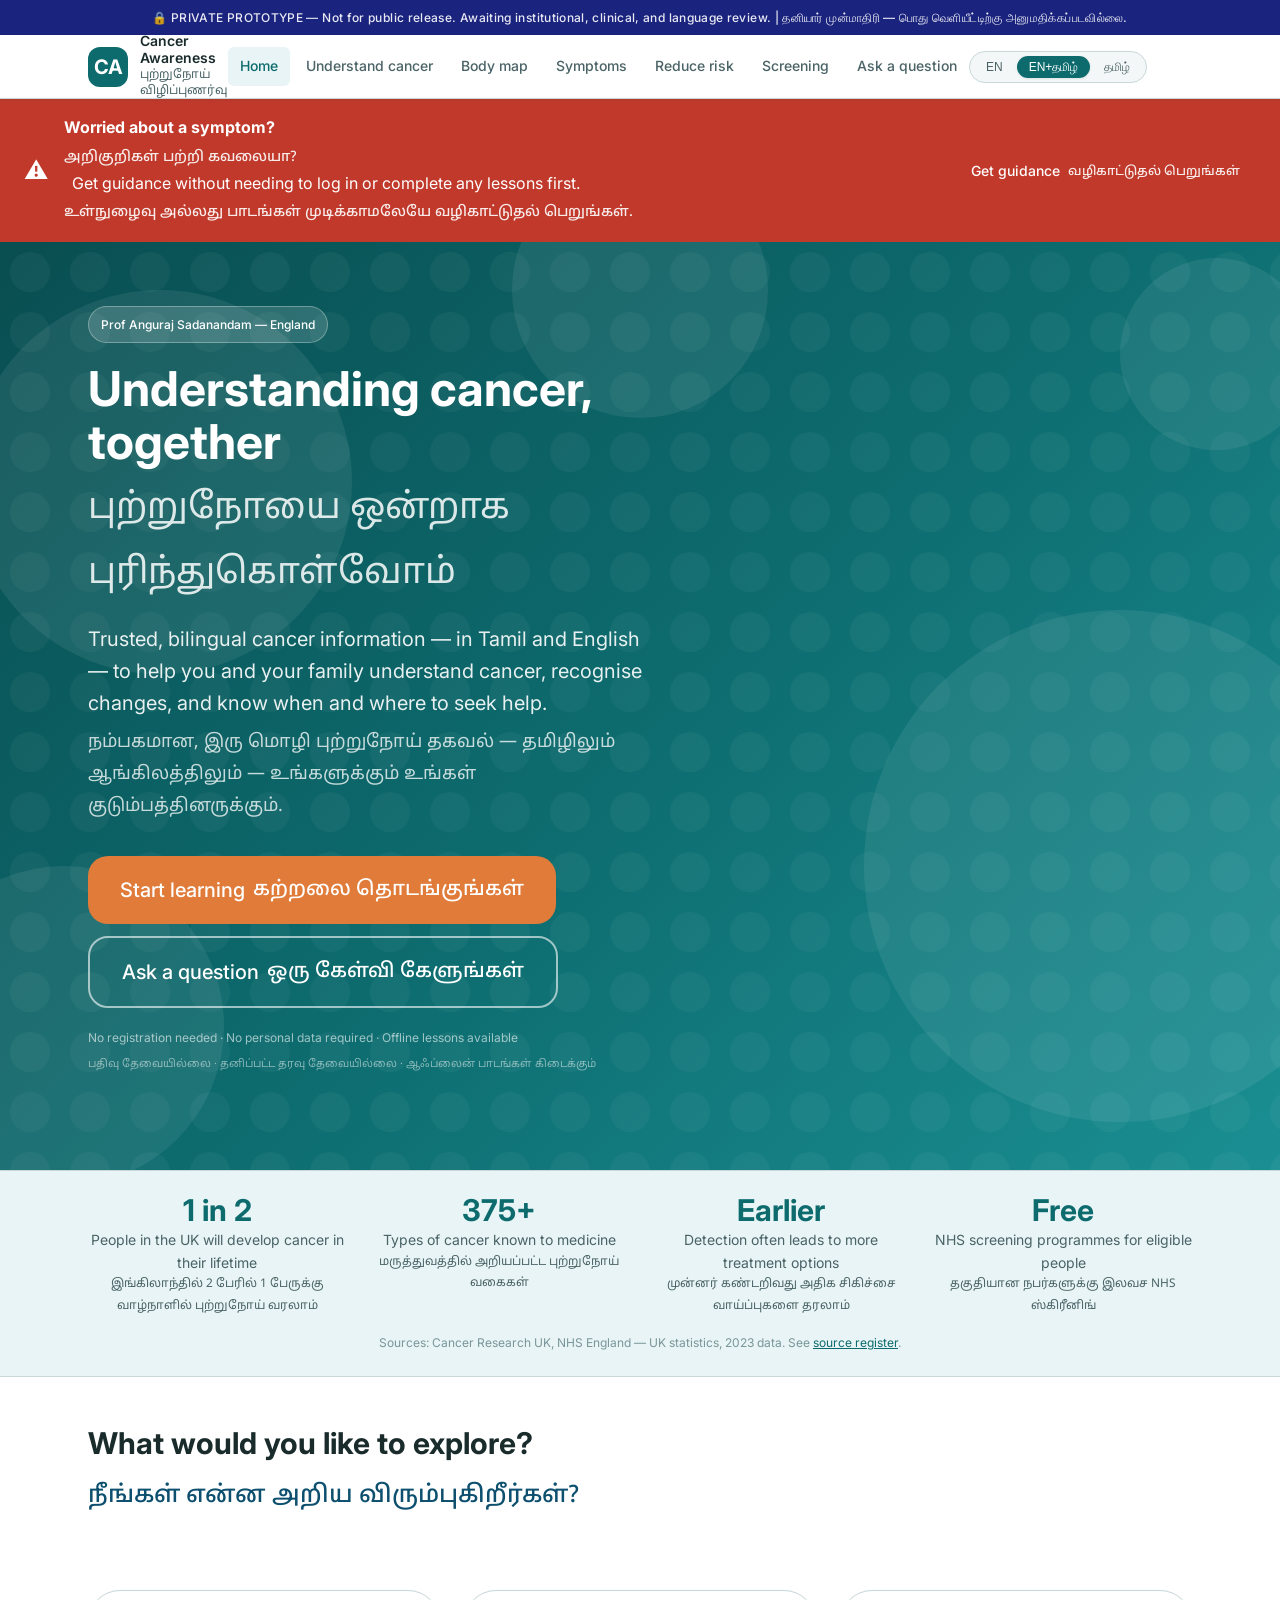
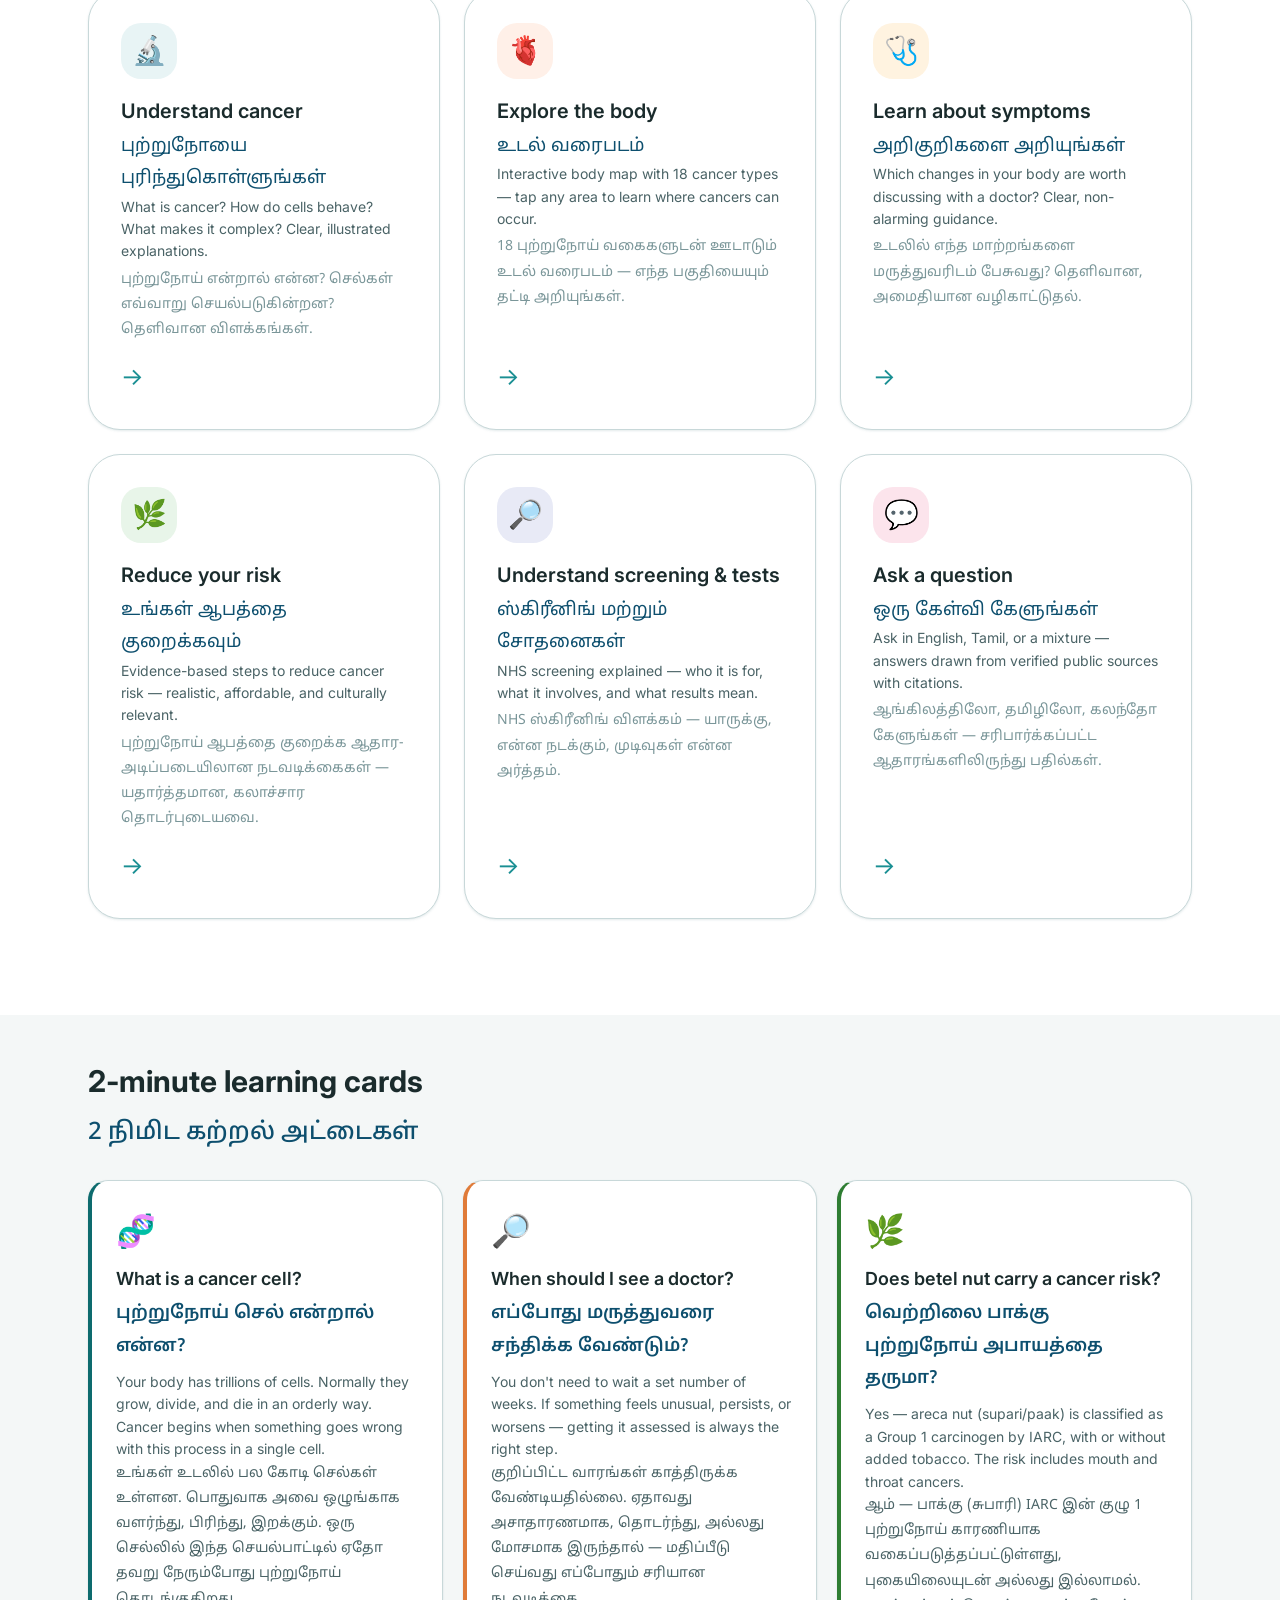
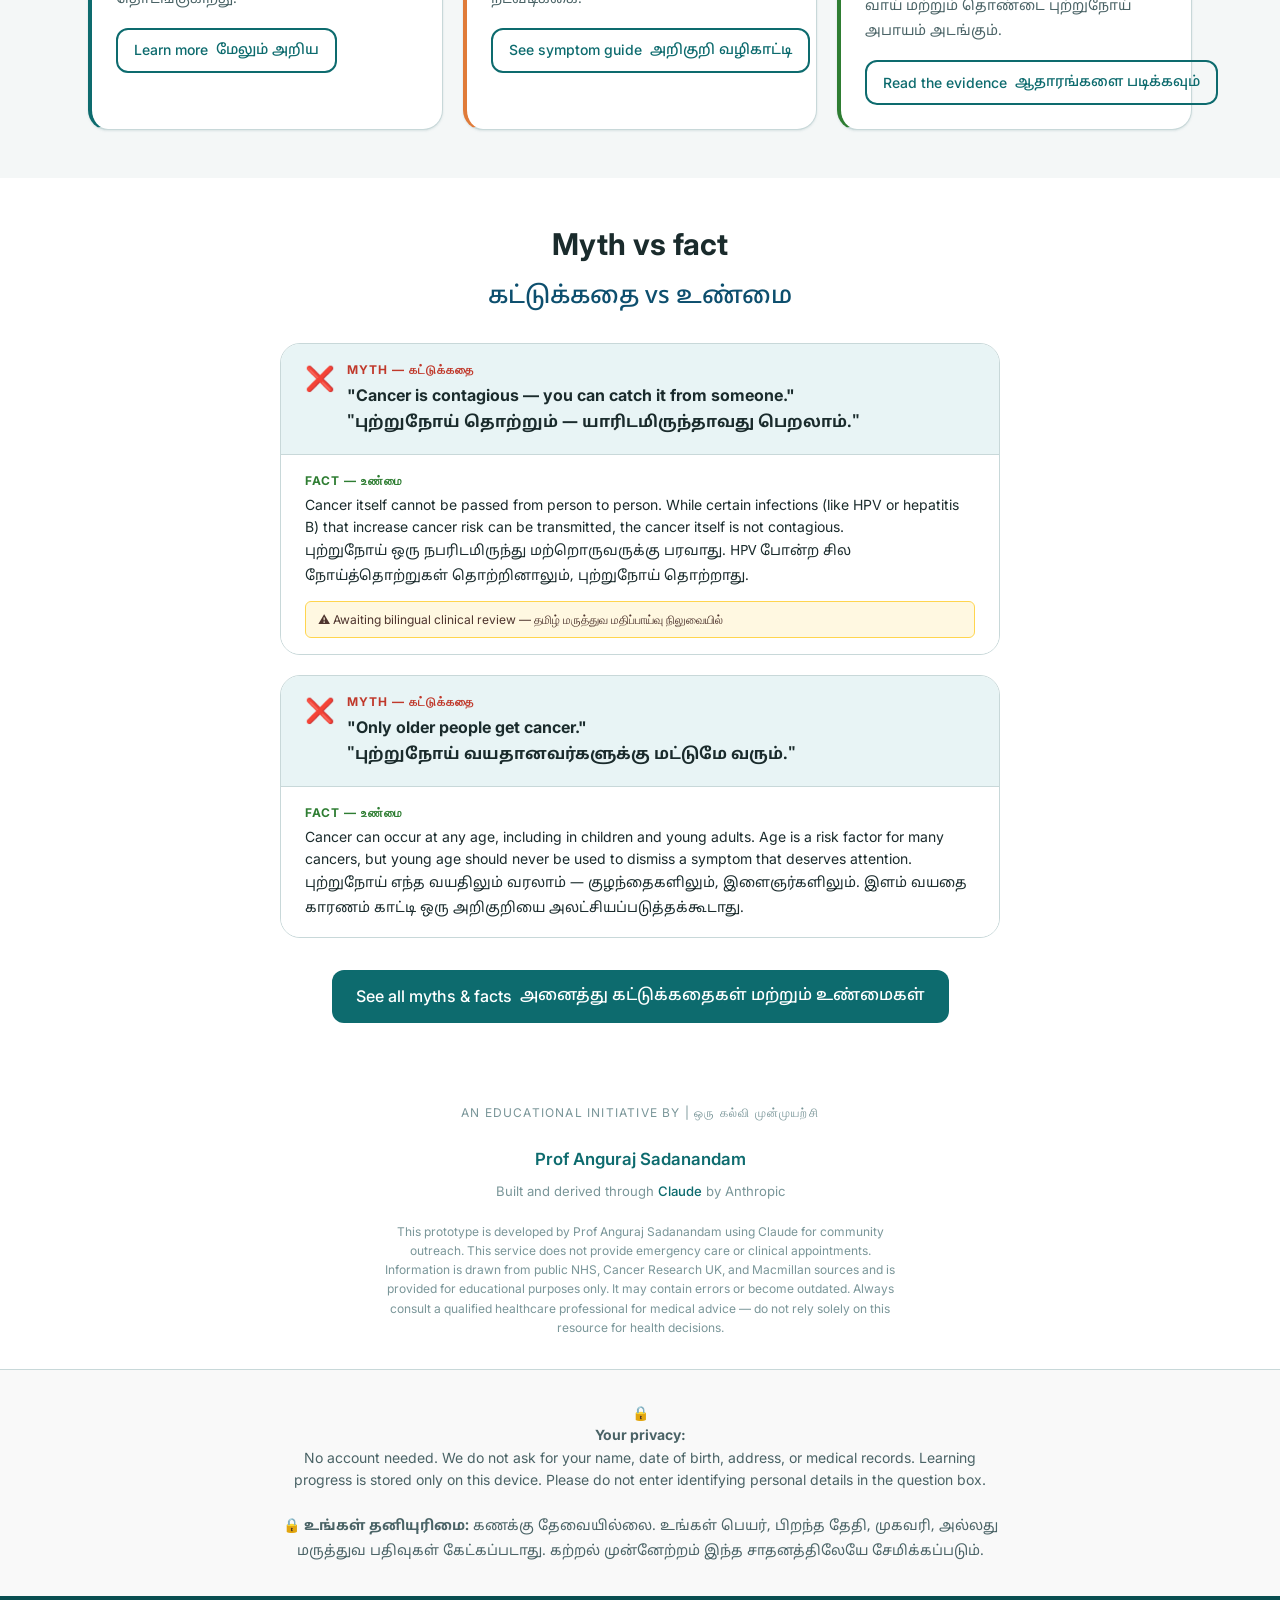
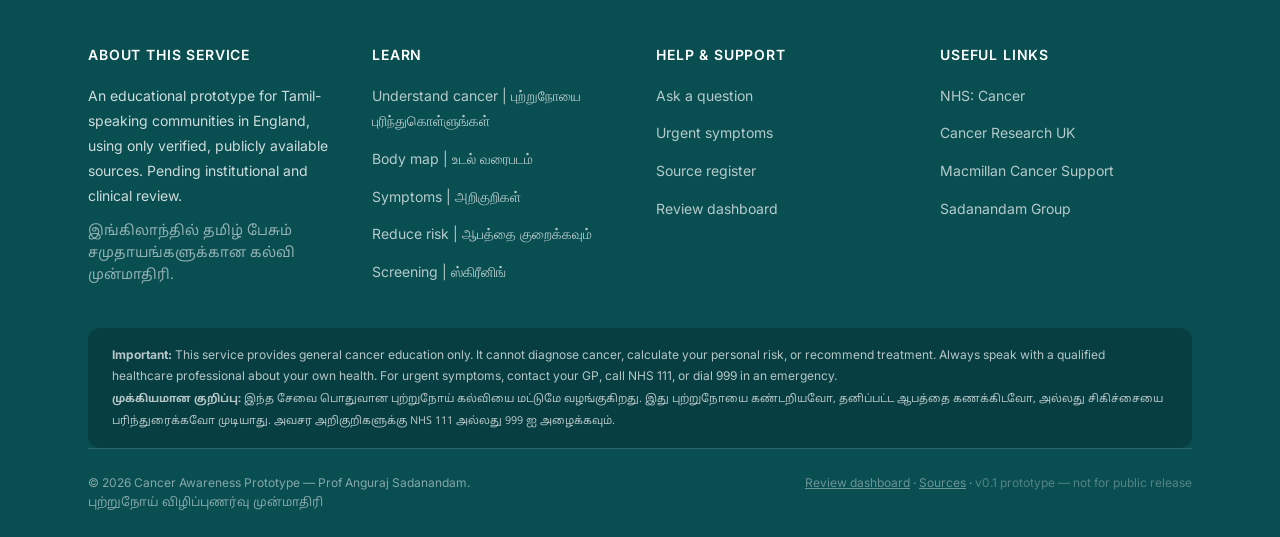
<file: index.html>
<!DOCTYPE html>
<html lang="en" data-lang="both">
<head>
  <meta charset="UTF-8">
  <meta name="viewport" content="width=device-width, initial-scale=1.0">
  <meta name="description" content="Bilingual English and Tamil cancer awareness resource by Prof Anguraj Sadanandam. புற்றுநோய் பற்றி தமிழிலும் ஆங்கிலத்திலும் அறிந்து கொள்ளுங்கள்.">
  <meta name="theme-color" content="#0D6B6E">
  <meta name="apple-mobile-web-app-capable" content="yes">
  <meta name="apple-mobile-web-app-status-bar-style" content="default">
  <title>Cancer Awareness | புற்றுநோய் விழிப்புணர்வு — Prof Anguraj Sadanandam</title>
  <link rel="manifest" href="manifest.json">
  <link rel="icon" href="icons/icon-192.png" type="image/png">
  <link rel="apple-touch-icon" href="icons/icon-192.png">
  <link rel="stylesheet" href="css/style.css">
  <!-- Text size overrides -->
  <style>
    html[data-text-size="large"]  { font-size: 19px; }
    html[data-text-size="xlarge"] { font-size: 22px; }

    /* Hero pattern */
    .hero-pattern {
      position: absolute; inset: 0; pointer-events: none; overflow: hidden;
    }
    .hero-pattern svg { width: 100%; height: 100%; opacity: 0.07; }

    /* Stats strip */
    .stats-strip {
      background: var(--clr-surface-raised);
      border-top: 1px solid var(--clr-border);
      border-bottom: 1px solid var(--clr-border);
      padding: var(--sp-6) 0;
    }
    .stats-grid {
      display: grid;
      grid-template-columns: repeat(auto-fit, minmax(10rem, 1fr));
      gap: var(--sp-6);
      text-align: center;
    }
    .stat-num {
      font-size: var(--text-2xl);
      font-weight: 700;
      color: var(--clr-primary);
      line-height: 1;
      margin-bottom: var(--sp-1);
    }
    .stat-label { font-size: var(--text-sm); color: var(--clr-text-secondary); }
    .stat-label .ta { font-family: var(--font-ta); font-size: 0.85em; display: block; }

    /* Partners strip */
    .partners-strip {
      background: white;
      padding: var(--sp-8) 0;
      text-align: center;
    }
    .partners-label {
      font-size: var(--text-xs);
      text-transform: uppercase;
      letter-spacing: 0.1em;
      color: var(--clr-text-muted);
      margin-bottom: var(--sp-6);
    }
    .partners-logos {
      display: flex;
      align-items: center;
      justify-content: center;
      gap: var(--sp-10);
      flex-wrap: wrap;
    }
    .partner-logo-block {
      display: flex;
      flex-direction: column;
      align-items: center;
      gap: var(--sp-2);
    }
    .partner-logo-icon {
      width: 3.5rem; height: 3.5rem;
      border-radius: var(--radius-md);
      display: flex; align-items: center; justify-content: center;
      font-size: 1.5rem; font-weight: 800;
    }
    .partner-icr  { background: #E8F4F5; color: var(--clr-primary-dark); }
    .partner-rmh  { background: #E8EAF6; color: #3949AB; }
    .partner-name { font-size: var(--text-xs); color: var(--clr-text-secondary); max-width: 8rem; line-height: 1.4; text-align: center; }

    /* Mobile bottom nav */
    .mobile-bottom-nav {
      display: none;
      position: fixed;
      bottom: 0; left: 0; right: 0;
      background: var(--clr-surface);
      border-top: 1px solid var(--clr-border);
      padding: var(--sp-2) 0 env(safe-area-inset-bottom, 0);
      z-index: 90;
      box-shadow: 0 -2px 12px rgba(0,0,0,0.08);
    }
    .mobile-bottom-nav-inner {
      display: flex;
      justify-content: space-around;
    }
    .mobile-nav-item {
      display: flex;
      flex-direction: column;
      align-items: center;
      gap: 2px;
      padding: var(--sp-2) var(--sp-3);
      text-decoration: none;
      color: var(--clr-text-muted);
      font-size: 0.6rem;
      font-weight: 500;
      transition: var(--transition-fast);
      border-radius: var(--radius-sm);
      min-width: 3rem;
    }
    .mobile-nav-item:hover, .mobile-nav-item.active { color: var(--clr-primary); }
    .mobile-nav-item svg { width: 1.5rem; height: 1.5rem; }
    @media (max-width: 768px) {
      .mobile-bottom-nav { display: block; }
      body { padding-bottom: 5rem; }
    }

    /* Offline notice */
    #offline-notice {
      display: none;
      background: #E65100;
      color: white;
      text-align: center;
      padding: var(--sp-2);
      font-size: var(--text-sm);
    }
  </style>
</head>
<body>

<!-- Skip link -->
<a href="#main" class="skip-link">Skip to main content</a>

<!-- Prototype notice -->
<div class="prototype-notice" role="banner">
  🔒 PRIVATE PROTOTYPE — Not for public release. Awaiting institutional, clinical, and language review. | தனியார் முன்மாதிரி — பொது வெளியீட்டிற்கு அனுமதிக்கப்படவில்லை.
</div>

<!-- Offline notice -->
<div id="offline-notice" role="alert">
  📶 You appear to be offline. Cached lessons are still available.
</div>

<!-- ===== HEADER ===== -->
<header class="site-header" role="banner">
  <div class="header-inner">

    <!-- Logo -->
    <a href="index.html" class="site-logo" aria-label="Cancer Awareness Home — புற்றுநோய் விழிப்புணர்வு முகப்பு">
      <div class="logo-icon" aria-hidden="true">CA</div>
      <div>
        <div class="logo-text-en">Cancer Awareness</div>
        <div class="logo-text-ta">புற்றுநோய் விழிப்புணர்வு</div>
      </div>
    </a>

    <!-- Desktop nav -->
    <nav class="main-nav" id="main-nav" aria-label="Main navigation">
      <a href="index.html"               class="nav-link" aria-label="Home">Home</a>
      <a href="pages/understand.html"    class="nav-link">Understand cancer</a>
      <a href="pages/body-map.html"      class="nav-link">Body map</a>
      <a href="pages/symptoms.html"      class="nav-link">Symptoms</a>
      <a href="pages/risk.html"          class="nav-link">Reduce risk</a>
      <a href="pages/screening.html"     class="nav-link">Screening</a>
      <a href="pages/ask.html"           class="nav-link">Ask a question</a>
    </nav>

    <!-- Controls -->
    <div class="header-controls">

      <!-- Language switcher -->
      <div class="lang-switcher" role="group" aria-label="Language display mode">
        <button class="lang-btn" data-lang-btn="en"   aria-pressed="false">EN</button>
        <button class="lang-btn active" data-lang-btn="both" aria-pressed="true">EN+தமிழ்</button>
        <button class="lang-btn" data-lang-btn="ta"   aria-pressed="false">தமிழ்</button>
      </div>

      <!-- Text size -->
      <button class="btn btn-ghost btn-sm" id="text-size-btn" aria-label="Increase text size" title="Text size">
        <svg width="20" height="20" viewBox="0 0 24 24" fill="none" stroke="currentColor" stroke-width="2" aria-hidden="true">
          <text x="2" y="18" font-size="14" font-weight="bold" fill="currentColor" stroke="none">A</text>
          <text x="13" y="20" font-size="10" fill="currentColor" stroke="none">A</text>
        </svg>
      </button>

      <!-- Mobile nav toggle -->
      <button class="nav-toggle btn btn-ghost btn-sm" id="nav-toggle" aria-expanded="false" aria-controls="main-nav" aria-label="Open navigation menu">
        <svg width="24" height="24" viewBox="0 0 24 24" fill="none" stroke="currentColor" stroke-width="2" aria-hidden="true">
          <line x1="3" y1="6" x2="21" y2="6"/>
          <line x1="3" y1="12" x2="21" y2="12"/>
          <line x1="3" y1="18" x2="21" y2="18"/>
        </svg>
      </button>
    </div>
  </div>
</header>

<!-- ===== URGENT WORRY BANNER ===== -->
<div class="worry-banner" role="complementary" aria-label="Worried about a symptom?">
  <span style="font-size:1.5rem" aria-hidden="true">⚠️</span>
  <div class="worry-banner-text">
    <strong class="en-only">Worried about a symptom?</strong>
    <span class="ta-only ta">அறிகுறிகள் பற்றி கவலையா?</span>
    <span class="en-only" style="font-weight:400; margin-left:0.5em">Get guidance without needing to log in or complete any lessons first.</span>
    <span class="ta-only ta" style="margin-top:0.25rem">உள்நுழைவு அல்லது பாடங்கள் முடிக்காமலேயே வழிகாட்டுதல் பெறுங்கள்.</span>
  </div>
  <a href="pages/symptoms.html" class="btn btn-warn btn-sm" aria-label="Go to symptom guidance">
    <span class="en-only">Get guidance</span>
    <span class="ta-only ta">வழிகாட்டுதல் பெறுங்கள்</span>
  </a>
</div>

<!-- ===== MAIN ===== -->
<main id="main" tabindex="-1">

  <!-- HERO -->
  <section class="hero" aria-labelledby="hero-heading">
    <div class="hero-pattern" aria-hidden="true">
      <svg viewBox="0 0 400 300" xmlns="http://www.w3.org/2000/svg" preserveAspectRatio="xMidYMid slice">
        <circle cx="50" cy="80" r="60" fill="white"/>
        <circle cx="350" cy="200" r="80" fill="white"/>
        <circle cx="200" cy="20"  r="40" fill="white"/>
        <circle cx="380" cy="40"  r="30" fill="white"/>
        <circle cx="20"  cy="250" r="50" fill="white"/>
      </svg>
    </div>
    <div class="container hero-content">
      <div style="max-width:38rem">
        <div class="chip chip-primary" style="background:rgba(255,255,255,0.15);border-color:rgba(255,255,255,0.3);color:white;margin-bottom:var(--sp-5)">
          Prof Anguraj Sadanandam — England
        </div>
        <h1 id="hero-heading">
          Understanding cancer, together
          <span class="ta">புற்றுநோயை ஒன்றாக புரிந்துகொள்வோம்</span>
        </h1>
        <p>
          Trusted, bilingual cancer information — in Tamil and English — to help you and your family understand cancer, recognise changes, and know when and where to seek help.
          <span class="ta">நம்பகமான, இரு மொழி புற்றுநோய் தகவல் — தமிழிலும் ஆங்கிலத்திலும் — உங்களுக்கும் உங்கள் குடும்பத்தினருக்கும்.</span>
        </p>
        <div class="flex gap-3" style="flex-wrap:wrap">
          <a href="pages/understand.html" class="btn btn-accent btn-lg">
            <span class="en-only">Start learning</span>
            <span class="ta-only ta">கற்றலை தொடங்குங்கள்</span>
          </a>
          <a href="pages/ask.html" class="btn btn-outline btn-lg" style="border-color:rgba(255,255,255,0.6);color:white">
            <span class="en-only">Ask a question</span>
            <span class="ta-only ta">ஒரு கேள்வி கேளுங்கள்</span>
          </a>
        </div>
        <p style="font-size:var(--text-xs);opacity:0.6;margin-top:var(--sp-5)">
          No registration needed · No personal data required · Offline lessons available<br>
          <span class="ta" style="font-family:var(--font-ta)">பதிவு தேவையில்லை · தனிப்பட்ட தரவு தேவையில்லை · ஆஃப்லைன் பாடங்கள் கிடைக்கும்</span>
        </p>
      </div>
    </div>
  </section>

  <!-- STATS STRIP -->
  <section class="stats-strip" aria-label="Cancer statistics context">
    <div class="container">
      <div class="stats-grid">
        <div>
          <div class="stat-num">1 in 2</div>
          <div class="stat-label">
            <span class="en-only">People in the UK will develop cancer in their lifetime</span>
            <span class="ta-only ta">இங்கிலாந்தில் 2 பேரில் 1 பேருக்கு வாழ்நாளில் புற்றுநோய் வரலாம்</span>
          </div>
        </div>
        <div>
          <div class="stat-num">375+</div>
          <div class="stat-label">
            <span class="en-only">Types of cancer known to medicine</span>
            <span class="ta-only ta">மருத்துவத்தில் அறியப்பட்ட புற்றுநோய் வகைகள்</span>
          </div>
        </div>
        <div>
          <div class="stat-num">Earlier</div>
          <div class="stat-label">
            <span class="en-only">Detection often leads to more treatment options</span>
            <span class="ta-only ta">முன்னர் கண்டறிவது அதிக சிகிச்சை வாய்ப்புகளை தரலாம்</span>
          </div>
        </div>
        <div>
          <div class="stat-num">Free</div>
          <div class="stat-label">
            <span class="en-only">NHS screening programmes for eligible people</span>
            <span class="ta-only ta">தகுதியான நபர்களுக்கு இலவச NHS ஸ்கிரீனிங்</span>
          </div>
        </div>
      </div>
      <p class="text-xs text-muted" style="text-align:center;margin-top:var(--sp-4)">
        Sources: Cancer Research UK, NHS England — UK statistics, 2023 data. See <a href="data/sources.json" target="_blank">source register</a>.
      </p>
    </div>
  </section>

  <!-- 6 HOME PANELS -->
  <section class="section" aria-labelledby="explore-heading">
    <div class="container">
      <h2 id="explore-heading" class="section-title en-only">What would you like to explore?</h2>
      <p class="section-title-ta ta-only ta">நீங்கள் என்ன அறிய விரும்புகிறீர்கள்?</p>

      <div class="home-panels">

        <!-- 1. Understand cancer -->
        <a href="pages/understand.html" class="panel-card panel-understand card-interactive" aria-label="Understand cancer — புற்றுநோயை புரிந்துகொள்ளுங்கள்">
          <div class="panel-icon" aria-hidden="true">🔬</div>
          <div>
            <div class="panel-title-en en-only">Understand cancer</div>
            <div class="panel-title-ta ta-only ta">புற்றுநோயை புரிந்துகொள்ளுங்கள்</div>
            <div class="panel-desc-en en-only">What is cancer? How do cells behave? What makes it complex? Clear, illustrated explanations.</div>
            <div class="panel-desc-ta ta-only ta">புற்றுநோய் என்றால் என்ன? செல்கள் எவ்வாறு செயல்படுகின்றன? தெளிவான விளக்கங்கள்.</div>
          </div>
          <div class="panel-arrow" aria-hidden="true">→</div>
        </a>

        <!-- 2. Body map -->
        <a href="pages/body-map.html" class="panel-card panel-body card-interactive" aria-label="Explore the body — உடல் வரைபடம்">
          <div class="panel-icon" aria-hidden="true">🫀</div>
          <div>
            <div class="panel-title-en en-only">Explore the body</div>
            <div class="panel-title-ta ta-only ta">உடல் வரைபடம்</div>
            <div class="panel-desc-en en-only">Interactive body map with 18 cancer types — tap any area to learn where cancers can occur.</div>
            <div class="panel-desc-ta ta-only ta">18 புற்றுநோய் வகைகளுடன் ஊடாடும் உடல் வரைபடம் — எந்த பகுதியையும் தட்டி அறியுங்கள்.</div>
          </div>
          <div class="panel-arrow" aria-hidden="true">→</div>
        </a>

        <!-- 3. Symptoms -->
        <a href="pages/symptoms.html" class="panel-card panel-symptoms card-interactive" aria-label="Learn about symptoms — அறிகுறிகளை அறியுங்கள்">
          <div class="panel-icon" aria-hidden="true">🩺</div>
          <div>
            <div class="panel-title-en en-only">Learn about symptoms</div>
            <div class="panel-title-ta ta-only ta">அறிகுறிகளை அறியுங்கள்</div>
            <div class="panel-desc-en en-only">Which changes in your body are worth discussing with a doctor? Clear, non-alarming guidance.</div>
            <div class="panel-desc-ta ta-only ta">உடலில் எந்த மாற்றங்களை மருத்துவரிடம் பேசுவது? தெளிவான, அமைதியான வழிகாட்டுதல்.</div>
          </div>
          <div class="panel-arrow" aria-hidden="true">→</div>
        </a>

        <!-- 4. Reduce risk -->
        <a href="pages/risk.html" class="panel-card panel-risk card-interactive" aria-label="Reduce your risk — ஆபத்தை குறைக்கவும்">
          <div class="panel-icon" aria-hidden="true">🌿</div>
          <div>
            <div class="panel-title-en en-only">Reduce your risk</div>
            <div class="panel-title-ta ta-only ta">உங்கள் ஆபத்தை குறைக்கவும்</div>
            <div class="panel-desc-en en-only">Evidence-based steps to reduce cancer risk — realistic, affordable, and culturally relevant.</div>
            <div class="panel-desc-ta ta-only ta">புற்றுநோய் ஆபத்தை குறைக்க ஆதார-அடிப்படையிலான நடவடிக்கைகள் — யதார்த்தமான, கலாச்சார தொடர்புடையவை.</div>
          </div>
          <div class="panel-arrow" aria-hidden="true">→</div>
        </a>

        <!-- 5. Screening -->
        <a href="pages/screening.html" class="panel-card panel-screening card-interactive" aria-label="Understand screening and tests — ஸ்கிரீனிங் மற்றும் சோதனைகள்">
          <div class="panel-icon" aria-hidden="true">🔎</div>
          <div>
            <div class="panel-title-en en-only">Understand screening &amp; tests</div>
            <div class="panel-title-ta ta-only ta">ஸ்கிரீனிங் மற்றும் சோதனைகள்</div>
            <div class="panel-desc-en en-only">NHS screening explained — who it is for, what it involves, and what results mean.</div>
            <div class="panel-desc-ta ta-only ta">NHS ஸ்கிரீனிங் விளக்கம் — யாருக்கு, என்ன நடக்கும், முடிவுகள் என்ன அர்த்தம்.</div>
          </div>
          <div class="panel-arrow" aria-hidden="true">→</div>
        </a>

        <!-- 6. Ask a question -->
        <a href="pages/ask.html" class="panel-card panel-ask card-interactive" aria-label="Ask a question — ஒரு கேள்வி கேளுங்கள்">
          <div class="panel-icon" aria-hidden="true">💬</div>
          <div>
            <div class="panel-title-en en-only">Ask a question</div>
            <div class="panel-title-ta ta-only ta">ஒரு கேள்வி கேளுங்கள்</div>
            <div class="panel-desc-en en-only">Ask in English, Tamil, or a mixture — answers drawn from verified public sources with citations.</div>
            <div class="panel-desc-ta ta-only ta">ஆங்கிலத்திலோ, தமிழிலோ, கலந்தோ கேளுங்கள் — சரிபார்க்கப்பட்ட ஆதாரங்களிலிருந்து பதில்கள்.</div>
          </div>
          <div class="panel-arrow" aria-hidden="true">→</div>
        </a>

      </div>
    </div>
  </section>

  <!-- FEATURED QUICK CARDS -->
  <section class="section section-alt" aria-labelledby="quicklearn-heading">
    <div class="container">
      <h2 id="quicklearn-heading" class="section-title en-only">2-minute learning cards</h2>
      <p class="section-title-ta ta-only ta">2 நிமிட கற்றல் அட்டைகள்</p>

      <div style="display:grid;grid-template-columns:repeat(auto-fit,minmax(16rem,1fr));gap:var(--sp-5)">

        <article class="card" style="border-left:4px solid var(--clr-primary)">
          <div style="font-size:2rem;margin-bottom:var(--sp-3)" aria-hidden="true">🧬</div>
          <h3 style="font-size:var(--text-md);margin-bottom:var(--sp-2)" class="en-only">What is a cancer cell?</h3>
          <h3 style="font-size:var(--text-md);margin-bottom:var(--sp-2);font-family:var(--font-ta);color:var(--clr-tamil)" class="ta-only ta">புற்றுநோய் செல் என்றால் என்ன?</h3>
          <p class="text-sm text-secondary en-only">Your body has trillions of cells. Normally they grow, divide, and die in an orderly way. Cancer begins when something goes wrong with this process in a single cell.</p>
          <p class="text-sm ta-only ta" style="font-family:var(--font-ta);color:var(--clr-text-secondary)">உங்கள் உடலில் பல கோடி செல்கள் உள்ளன. பொதுவாக அவை ஒழுங்காக வளர்ந்து, பிரிந்து, இறக்கும். ஒரு செல்லில் இந்த செயல்பாட்டில் ஏதோ தவறு நேரும்போது புற்றுநோய் தொடங்குகிறது.</p>
          <a href="pages/understand.html#what-is-cancer" class="btn btn-outline btn-sm" style="margin-top:var(--sp-4)">
            <span class="en-only">Learn more</span>
            <span class="ta-only ta">மேலும் அறிய</span>
          </a>
        </article>

        <article class="card" style="border-left:4px solid var(--clr-accent)">
          <div style="font-size:2rem;margin-bottom:var(--sp-3)" aria-hidden="true">🔎</div>
          <h3 style="font-size:var(--text-md);margin-bottom:var(--sp-2)" class="en-only">When should I see a doctor?</h3>
          <h3 style="font-size:var(--text-md);margin-bottom:var(--sp-2);font-family:var(--font-ta);color:var(--clr-tamil)" class="ta-only ta">எப்போது மருத்துவரை சந்திக்க வேண்டும்?</h3>
          <p class="text-sm text-secondary en-only">You don't need to wait a set number of weeks. If something feels unusual, persists, or worsens — getting it assessed is always the right step.</p>
          <p class="text-sm ta-only ta" style="font-family:var(--font-ta);color:var(--clr-text-secondary)">குறிப்பிட்ட வாரங்கள் காத்திருக்க வேண்டியதில்லை. ஏதாவது அசாதாரணமாக, தொடர்ந்து, அல்லது மோசமாக இருந்தால் — மதிப்பீடு செய்வது எப்போதும் சரியான நடவடிக்கை.</p>
          <a href="pages/symptoms.html" class="btn btn-outline btn-sm" style="margin-top:var(--sp-4)">
            <span class="en-only">See symptom guide</span>
            <span class="ta-only ta">அறிகுறி வழிகாட்டி</span>
          </a>
        </article>

        <article class="card" style="border-left:4px solid var(--clr-success)">
          <div style="font-size:2rem;margin-bottom:var(--sp-3)" aria-hidden="true">🌿</div>
          <h3 style="font-size:var(--text-md);margin-bottom:var(--sp-2)" class="en-only">Does betel nut carry a cancer risk?</h3>
          <h3 style="font-size:var(--text-md);margin-bottom:var(--sp-2);font-family:var(--font-ta);color:var(--clr-tamil)" class="ta-only ta">வெற்றிலை பாக்கு புற்றுநோய் அபாயத்தை தருமா?</h3>
          <p class="text-sm text-secondary en-only">Yes — areca nut (supari/paak) is classified as a Group 1 carcinogen by IARC, with or without added tobacco. The risk includes mouth and throat cancers.</p>
          <p class="text-sm ta-only ta" style="font-family:var(--font-ta);color:var(--clr-text-secondary)">ஆம் — பாக்கு (சுபாரி) IARC இன் குழு 1 புற்றுநோய் காரணியாக வகைப்படுத்தப்பட்டுள்ளது, புகையிலையுடன் அல்லது இல்லாமல். வாய் மற்றும் தொண்டை புற்றுநோய் அபாயம் அடங்கும்.</p>
          <a href="pages/risk.html#betel" class="btn btn-outline btn-sm" style="margin-top:var(--sp-4)">
            <span class="en-only">Read the evidence</span>
            <span class="ta-only ta">ஆதாரங்களை படிக்கவும்</span>
          </a>
        </article>

      </div>
    </div>
  </section>

  <!-- MYTH vs FACT TASTER -->
  <section class="section" aria-labelledby="myth-heading">
    <div class="container container-narrow">
      <h2 id="myth-heading" class="section-title en-only" style="text-align:center">Myth vs fact</h2>
      <p class="section-title-ta ta-only ta" style="text-align:center;font-family:var(--font-ta)">கட்டுக்கதை vs உண்மை</p>

      <div style="display:flex;flex-direction:column;gap:var(--sp-5)">

        <div class="myth-card">
          <div class="myth-top">
            <span class="myth-icon" aria-hidden="true">❌</span>
            <div>
              <div class="myth-label myth">Myth — கட்டுக்கதை</div>
              <p class="en-only"><strong>"Cancer is contagious — you can catch it from someone."</strong></p>
              <p class="ta-only ta" style="font-family:var(--font-ta)"><strong>"புற்றுநோய் தொற்றும் — யாரிடமிருந்தாவது பெறலாம்."</strong></p>
            </div>
          </div>
          <div class="myth-bottom">
            <div class="myth-label fact">Fact — உண்மை</div>
            <p class="en-only text-sm">Cancer itself cannot be passed from person to person. While certain infections (like HPV or hepatitis B) that increase cancer risk can be transmitted, the cancer itself is not contagious.</p>
            <p class="ta-only ta text-sm" style="font-family:var(--font-ta)">புற்றுநோய் ஒரு நபரிடமிருந்து மற்றொருவருக்கு பரவாது. HPV போன்ற சில நோய்த்தொற்றுகள் தொற்றினாலும், புற்றுநோய் தொற்றாது.</p>
            <div class="review-notice" style="margin-top:var(--sp-3)">⚠️ Awaiting bilingual clinical review — தமிழ் மருத்துவ மதிப்பாய்வு நிலுவையில்</div>
          </div>
        </div>

        <div class="myth-card">
          <div class="myth-top">
            <span class="myth-icon" aria-hidden="true">❌</span>
            <div>
              <div class="myth-label myth">Myth — கட்டுக்கதை</div>
              <p class="en-only"><strong>"Only older people get cancer."</strong></p>
              <p class="ta-only ta" style="font-family:var(--font-ta)"><strong>"புற்றுநோய் வயதானவர்களுக்கு மட்டுமே வரும்."</strong></p>
            </div>
          </div>
          <div class="myth-bottom">
            <div class="myth-label fact">Fact — உண்மை</div>
            <p class="en-only text-sm">Cancer can occur at any age, including in children and young adults. Age is a risk factor for many cancers, but young age should never be used to dismiss a symptom that deserves attention.</p>
            <p class="ta-only ta text-sm" style="font-family:var(--font-ta)">புற்றுநோய் எந்த வயதிலும் வரலாம் — குழந்தைகளிலும், இளைஞர்களிலும். இளம் வயதை காரணம் காட்டி ஒரு அறிகுறியை அலட்சியப்படுத்தக்கூடாது.</p>
          </div>
        </div>

      </div>

      <div style="text-align:center;margin-top:var(--sp-8)">
        <a href="pages/understand.html#myths" class="btn btn-primary">
          <span class="en-only">See all myths &amp; facts</span>
          <span class="ta-only ta">அனைத்து கட்டுக்கதைகள் மற்றும் உண்மைகள்</span>
        </a>
      </div>
    </div>
  </section>

  <!-- PARTNERS -->
  <section class="partners-strip section-alt" aria-label="Initiative lead">
    <div class="partners-label">An educational initiative by | ஒரு கல்வி முன்முயற்சி</div>
    <div style="text-align:center;margin-top:.75rem;font-size:1.05rem;font-weight:600;color:var(--clr-primary)">
      Prof Anguraj Sadanandam
    </div>
    <div style="text-align:center;margin-top:.5rem;font-size:.82rem;color:var(--clr-text-muted)">
      Built and derived through <a href="https://claude.ai" target="_blank" rel="noopener" style="color:var(--clr-primary);text-decoration:none;font-weight:500">Claude</a> by Anthropic
    </div>
    <p style="font-size:var(--text-xs);color:var(--clr-text-muted);margin-top:var(--sp-5);text-align:center;max-width:36rem;margin-left:auto;margin-right:auto;padding:0 var(--sp-6)">
      This prototype is developed by Prof Anguraj Sadanandam using Claude for community outreach. This service does not provide emergency care or clinical appointments. Information is drawn from public NHS, Cancer Research UK, and Macmillan sources and is provided for educational purposes only. It may contain errors or become outdated. Always consult a qualified healthcare professional for medical advice — do not rely solely on this resource for health decisions.
    </p>
  </section>

  <!-- PRIVACY NOTICE -->
  <section class="section-sm" style="background:#F9F9F9;border-top:1px solid var(--clr-border)">
    <div class="container container-narrow" style="text-align:center">
      <p class="text-sm text-secondary">
        🔒 <strong class="en-only">Your privacy:</strong>
        <span class="en-only">No account needed. We do not ask for your name, date of birth, address, or medical records. Learning progress is stored only on this device. Please do not enter identifying personal details in the question box.</span>
        <br class="en-only">
        <span class="ta-only ta" style="font-family:var(--font-ta)">🔒 <strong>உங்கள் தனியுரிமை:</strong> கணக்கு தேவையில்லை. உங்கள் பெயர், பிறந்த தேதி, முகவரி, அல்லது மருத்துவ பதிவுகள் கேட்கப்படாது. கற்றல் முன்னேற்றம் இந்த சாதனத்திலேயே சேமிக்கப்படும்.</span>
      </p>
    </div>
  </section>

</main>

<!-- ===== FOOTER ===== -->
<footer class="site-footer" role="contentinfo">
  <div class="container">
    <div class="footer-grid">
      <div>
        <div class="footer-col-title">About this service</div>
        <p style="font-size:var(--text-sm);line-height:var(--lh-loose)">
          An educational prototype for Tamil-speaking communities in England, using only verified, publicly available sources. Pending institutional and clinical review.
        </p>
        <p style="font-size:var(--text-sm);font-family:var(--font-ta);margin-top:var(--sp-3);opacity:0.7">
          இங்கிலாந்தில் தமிழ் பேசும் சமுதாயங்களுக்கான கல்வி முன்மாதிரி.
        </p>
      </div>
      <div>
        <div class="footer-col-title">Learn</div>
        <ul class="footer-links">
          <li><a href="pages/understand.html">Understand cancer | புற்றுநோயை புரிந்துகொள்ளுங்கள்</a></li>
          <li><a href="pages/body-map.html">Body map | உடல் வரைபடம்</a></li>
          <li><a href="pages/symptoms.html">Symptoms | அறிகுறிகள்</a></li>
          <li><a href="pages/risk.html">Reduce risk | ஆபத்தை குறைக்கவும்</a></li>
          <li><a href="pages/screening.html">Screening | ஸ்கிரீனிங்</a></li>
        </ul>
      </div>
      <div>
        <div class="footer-col-title">Help &amp; support</div>
        <ul class="footer-links">
          <li><a href="pages/ask.html">Ask a question</a></li>
          <li><a href="pages/symptoms.html#urgent">Urgent symptoms</a></li>
          <li><a href="data/sources.json" target="_blank">Source register</a></li>
          <li><a href="review/dashboard.html">Review dashboard</a></li>
        </ul>
      </div>
      <div>
        <div class="footer-col-title">Useful links</div>
        <ul class="footer-links">
          <li><a href="https://www.nhs.uk/conditions/cancer/" target="_blank" rel="noopener">NHS: Cancer</a></li>
          <li><a href="https://www.cancerresearchuk.org" target="_blank" rel="noopener">Cancer Research UK</a></li>
          <li><a href="https://www.macmillan.org.uk" target="_blank" rel="noopener">Macmillan Cancer Support</a></li>
          <li><a href="https://www.icr.ac.uk/research/research-groups-and-centres/systems-and-precision-cancer-medicine/sadanandam-group" target="_blank" rel="noopener">Sadanandam Group</a></li>
        </ul>
      </div>
    </div>

    <div class="footer-disclaimer">
      <strong>Important:</strong> This service provides general cancer education only. It cannot diagnose cancer, calculate your personal risk, or recommend treatment. Always speak with a qualified healthcare professional about your own health. For urgent symptoms, contact your GP, call NHS 111, or dial 999 in an emergency.<br>
      <span style="font-family:var(--font-ta);font-size:0.9em">
        <strong>முக்கியமான குறிப்பு:</strong> இந்த சேவை பொதுவான புற்றுநோய் கல்வியை மட்டுமே வழங்குகிறது. இது புற்றுநோயை கண்டறியவோ, தனிப்பட்ட ஆபத்தை கணக்கிடவோ, அல்லது சிகிச்சையை பரிந்துரைக்கவோ முடியாது. அவசர அறிகுறிகளுக்கு NHS 111 அல்லது 999 ஐ அழைக்கவும்.
      </span>
    </div>

    <div class="footer-bottom">
      <div>
        © 2026 Cancer Awareness Prototype — Prof Anguraj Sadanandam.<br>
        <span style="font-family:var(--font-ta)">புற்றுநோய் விழிப்புணர்வு முன்மாதிரி</span>
      </div>
      <div>
        <a href="review/dashboard.html" style="color:rgba(255,255,255,0.4)">Review dashboard</a> ·
        <a href="data/sources.json" target="_blank" style="color:rgba(255,255,255,0.4)">Sources</a> ·
        <span style="color:rgba(255,255,255,0.3)">v0.1 prototype — not for public release</span>
      </div>
    </div>
  </div>
</footer>

<!-- Mobile bottom nav -->
<nav class="mobile-bottom-nav" aria-label="Quick navigation">
  <div class="mobile-bottom-nav-inner">
    <a href="index.html" class="mobile-nav-item active" aria-label="Home">
      <svg viewBox="0 0 24 24" fill="none" stroke="currentColor" stroke-width="2" aria-hidden="true"><path d="M3 9l9-7 9 7v11a2 2 0 01-2 2H5a2 2 0 01-2-2z"/></svg>
      <span>Home</span>
    </a>
    <a href="pages/body-map.html" class="mobile-nav-item" aria-label="Body map">
      <svg viewBox="0 0 24 24" fill="none" stroke="currentColor" stroke-width="2" aria-hidden="true"><circle cx="12" cy="6" r="3"/><path d="M12 9v6m-4 3h8"/></svg>
      <span>Body</span>
    </a>
    <a href="pages/symptoms.html" class="mobile-nav-item" aria-label="Symptoms">
      <svg viewBox="0 0 24 24" fill="none" stroke="currentColor" stroke-width="2" aria-hidden="true"><path d="M12 2v20M2 12h20"/></svg>
      <span>Symptoms</span>
    </a>
    <a href="pages/ask.html" class="mobile-nav-item" aria-label="Ask">
      <svg viewBox="0 0 24 24" fill="none" stroke="currentColor" stroke-width="2" aria-hidden="true"><path d="M21 15a2 2 0 01-2 2H7l-4 4V5a2 2 0 012-2h14a2 2 0 012 2z"/></svg>
      <span>Ask</span>
    </a>
  </div>
</nav>

<script src="js/app.js"></script>
<script>
  // Text size cycling
  document.getElementById('text-size-btn')?.addEventListener('click', () => {
    const sizes = ['normal','large','xlarge'];
    const cur = document.documentElement.dataset.textSize || 'normal';
    const next = sizes[(sizes.indexOf(cur)+1) % sizes.length];
    document.documentElement.dataset.textSize = next;
    localStorage.setItem('ca_textsize', next);
  });

  // Offline detection
  function updateOffline() {
    document.getElementById('offline-notice').style.display = navigator.onLine ? 'none' : 'block';
  }
  window.addEventListener('online', updateOffline);
  window.addEventListener('offline', updateOffline);
  updateOffline();

  // Service worker registration
  if ('serviceWorker' in navigator) {
    navigator.serviceWorker.register('sw.js').catch(() => {});
  }
</script>
</body>
</html>
</file>
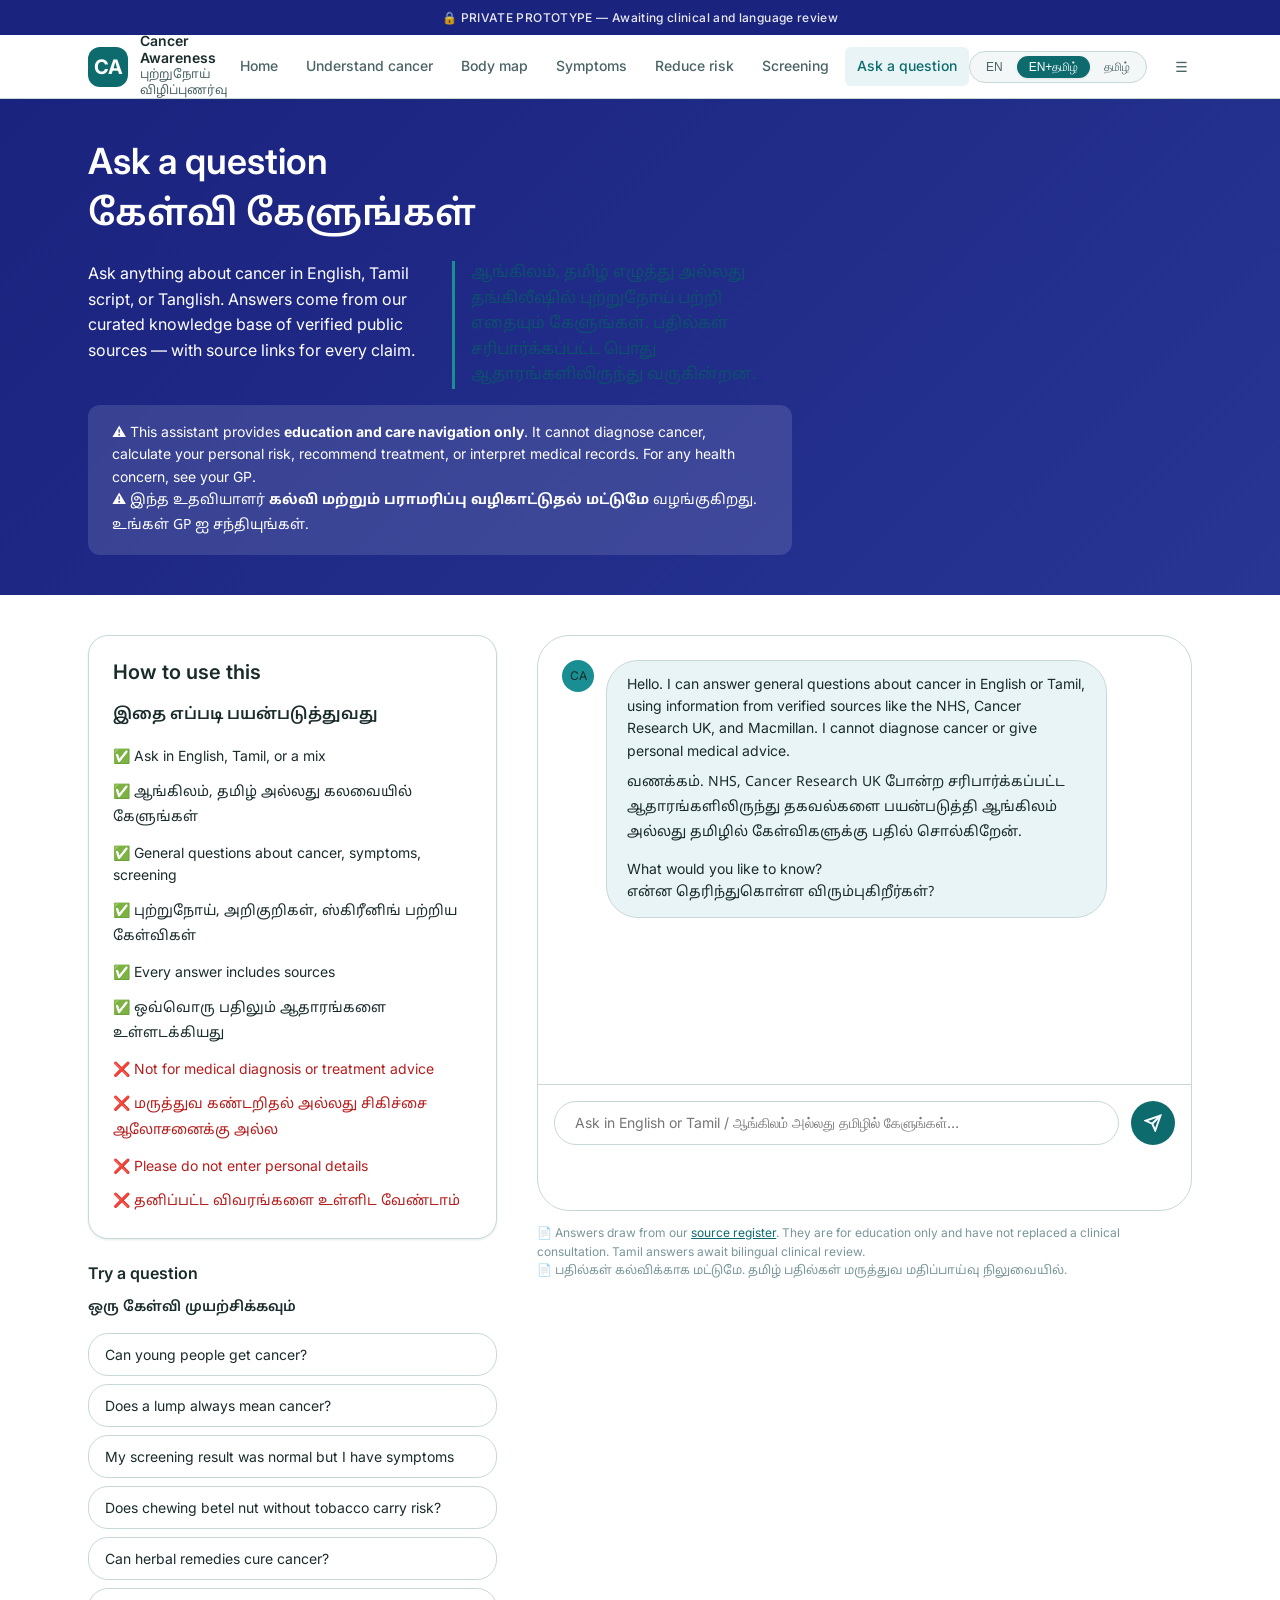
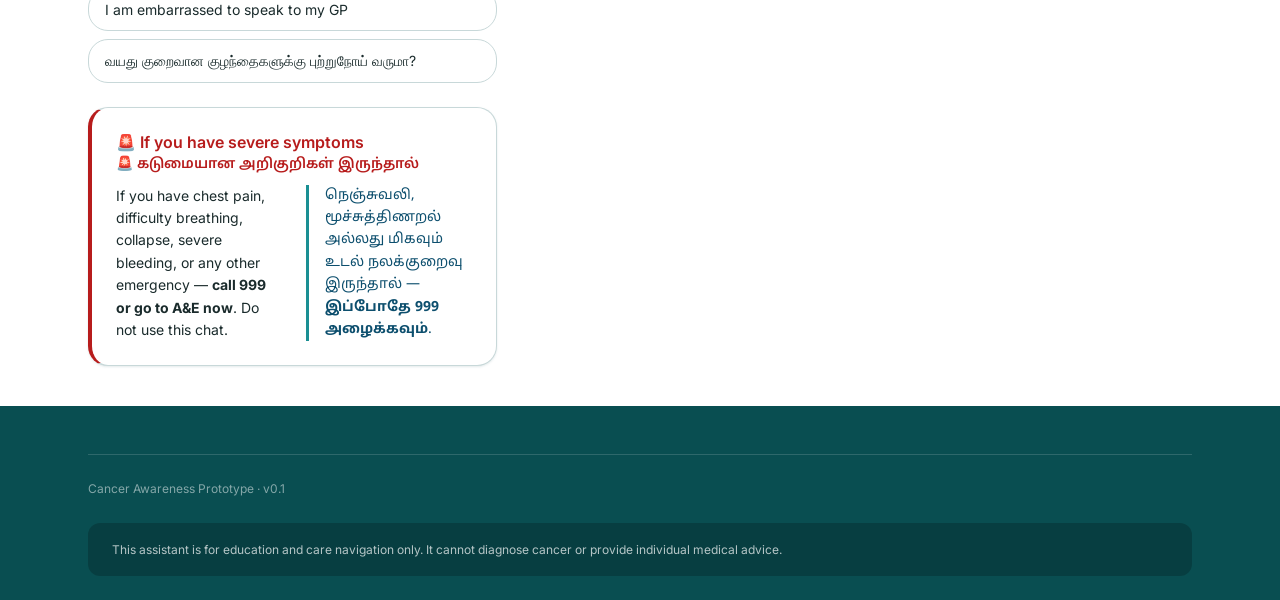
<file: pages/ask.html>
<!DOCTYPE html>
<html lang="en" data-lang="both">
<head>
  <meta charset="UTF-8">
  <meta name="viewport" content="width=device-width, initial-scale=1.0">
  <title>Ask a Question | கேள்வி கேளுங்கள் — Cancer Awareness</title>
  <link rel="stylesheet" href="../css/style.css">
  <style>
    .ask-layout { display: grid; grid-template-columns: 1fr 1.6fr; gap: var(--sp-10); align-items: start; padding: var(--sp-10) 0; }
    @media(max-width:768px) { .ask-layout { grid-template-columns: 1fr; } }
    .chat-box {
      background: var(--clr-surface);
      border: 1px solid var(--clr-border);
      border-radius: var(--radius-xl);
      display: flex; flex-direction: column;
      min-height: 36rem;
      overflow: hidden;
    }
    .chat-messages {
      flex: 1; overflow-y: auto; padding: var(--sp-6);
      display: flex; flex-direction: column; gap: var(--sp-5);
      max-height: 28rem;
    }
    .msg { max-width: 90%; display: flex; gap: var(--sp-3); align-items: flex-start; }
    .msg-user { align-self: flex-end; flex-direction: row-reverse; }
    .msg-bubble {
      padding: var(--sp-3) var(--sp-5);
      border-radius: var(--radius-xl);
      font-size: var(--text-sm);
      line-height: 1.6;
    }
    .msg-assistant .msg-bubble { background: var(--clr-surface-raised); border: 1px solid var(--clr-border); }
    .msg-user .msg-bubble { background: var(--clr-primary); color: white; }
    .msg-avatar { width: 2rem; height: 2rem; border-radius: 50%; background: var(--clr-primary-light); display: flex; align-items: center; justify-content: center; font-size: 0.75rem; flex-shrink: 0; }
    .msg-user .msg-avatar { background: var(--clr-accent); }
    .chat-input-area {
      border-top: 1px solid var(--clr-border);
      padding: var(--sp-4);
      display: flex; gap: var(--sp-3);
    }
    .chat-input {
      flex: 1; border: 1px solid var(--clr-border); border-radius: var(--radius-full);
      padding: var(--sp-3) var(--sp-5); font-family: inherit; font-size: var(--text-sm);
      background: var(--clr-surface); color: var(--clr-text); resize: none;
      min-height: 2.75rem;
    }
    .chat-input:focus { outline: none; border-color: var(--clr-primary); box-shadow: 0 0 0 3px rgba(13,107,110,0.15); }
    .send-btn {
      width: 2.75rem; height: 2.75rem; border-radius: 50%; border: none; cursor: pointer;
      background: var(--clr-primary); color: white; display: flex; align-items: center; justify-content: center;
      transition: var(--transition-fast); flex-shrink: 0;
    }
    .send-btn:hover { background: var(--clr-primary-dark); }
    .send-btn:disabled { opacity: 0.5; cursor: not-allowed; }
    .source-citations { font-size: var(--text-xs); color: var(--clr-text-muted); margin-top: var(--sp-3); padding-top: var(--sp-3); border-top: 1px solid var(--clr-border); }
    .suggested-q { background: var(--clr-surface); border: 1px solid var(--clr-border); border-radius: var(--radius-lg); padding: var(--sp-3) var(--sp-4); font-size: var(--text-sm); cursor: pointer; font-family: inherit; text-align: left; color: var(--clr-text); transition: var(--transition-fast); display: block; width: 100%; }
    .suggested-q:hover { background: var(--clr-surface-raised); border-color: var(--clr-primary); }
    .typing-indicator { display: flex; gap: 4px; padding: var(--sp-3); }
    .typing-dot { width: 8px; height: 8px; border-radius: 50%; background: var(--clr-text-muted); animation: typing 1.4s ease-in-out infinite; }
    .typing-dot:nth-child(2) { animation-delay: 0.2s; }
    .typing-dot:nth-child(3) { animation-delay: 0.4s; }
    @keyframes typing { 0%,60%,100%{transform:translateY(0)} 30%{transform:translateY(-6px)} }
  </style>
</head>
<body>
<a href="#main" class="skip-link">Skip to main content</a>
<div class="prototype-notice">🔒 PRIVATE PROTOTYPE — Awaiting clinical and language review</div>

<header class="site-header">
  <div class="header-inner">
    <a href="../index.html" class="site-logo">
      <div class="logo-icon" aria-hidden="true">CA</div>
      <div>
        <div class="logo-text-en">Cancer Awareness</div>
        <div class="logo-text-ta">புற்றுநோய் விழிப்புணர்வு</div>
      </div>
    </a>
    <nav class="main-nav" id="main-nav" aria-label="Main navigation">
      <a href="../index.html" class="nav-link">Home</a>
      <a href="understand.html" class="nav-link">Understand cancer</a>
      <a href="body-map.html" class="nav-link">Body map</a>
      <a href="symptoms.html" class="nav-link">Symptoms</a>
      <a href="risk.html" class="nav-link">Reduce risk</a>
      <a href="screening.html" class="nav-link">Screening</a>
      <a href="ask.html" class="nav-link active">Ask a question</a>
    </nav>
    <div class="header-controls">
      <div class="lang-switcher" role="group" aria-label="Language display mode">
        <button class="lang-btn" data-lang-btn="en">EN</button>
        <button class="lang-btn active" data-lang-btn="both">EN+தமிழ்</button>
        <button class="lang-btn" data-lang-btn="ta">தமிழ்</button>
      </div>
      <button class="nav-toggle btn btn-ghost btn-sm" id="nav-toggle" aria-expanded="false" aria-controls="main-nav">☰</button>
    </div>
  </div>
</header>

<main id="main" tabindex="-1">

  <div style="background:linear-gradient(135deg,#1A237E,#283593);color:white;padding:var(--sp-10) 0">
    <div class="container">
      <h1 style="color:white;font-size:clamp(var(--text-2xl),4vw,var(--text-3xl));margin-bottom:var(--sp-3)">
        <span class="en-only">Ask a question</span>
        <span class="ta-only ta">கேள்வி கேளுங்கள்</span>
      </h1>
      <div class="bilingual-pair" style="max-width:44rem">
        <p class="bilingual-en">Ask anything about cancer in English, Tamil script, or Tanglish. Answers come from our curated knowledge base of verified public sources — with source links for every claim.</p>
        <p class="bilingual-ta">ஆங்கிலம், தமிழ் எழுத்து அல்லது தங்கிலீஷில் புற்றுநோய் பற்றி எதையும் கேளுங்கள். பதில்கள் சரிபார்க்கப்பட்ட பொது ஆதாரங்களிலிருந்து வருகின்றன.</p>
      </div>
      <div class="info-box" style="background:rgba(255,255,255,0.12);border:none;margin-top:var(--sp-4);max-width:44rem">
        <p class="text-sm en-only">⚠️ This assistant provides <strong>education and care navigation only</strong>. It cannot diagnose cancer, calculate your personal risk, recommend treatment, or interpret medical records. For any health concern, see your GP.</p>
        <p class="text-sm ta-only ta" style="font-family:var(--font-ta)">⚠️ இந்த உதவியாளர் <strong>கல்வி மற்றும் பராமரிப்பு வழிகாட்டுதல் மட்டுமே</strong> வழங்குகிறது. உங்கள் GP ஐ சந்தியுங்கள்.</p>
      </div>
    </div>
  </div>

  <div class="container">
    <div class="ask-layout">

      <!-- LEFT: Guidance -->
      <div>
        <div class="card" style="margin-bottom:var(--sp-6)">
          <h2 class="en-only" style="font-size:var(--text-lg);margin-bottom:var(--sp-4)">How to use this</h2>
          <h2 class="ta-only ta" style="font-size:var(--text-base);margin-bottom:var(--sp-4);font-family:var(--font-ta)">இதை எப்படி பயன்படுத்துவது</h2>
          <ul style="display:flex;flex-direction:column;gap:var(--sp-3);list-style:none;padding:0">
            <li class="text-sm en-only">✅ Ask in English, Tamil, or a mix</li>
            <li class="text-sm ta-only ta" style="font-family:var(--font-ta)">✅ ஆங்கிலம், தமிழ் அல்லது கலவையில் கேளுங்கள்</li>
            <li class="text-sm en-only">✅ General questions about cancer, symptoms, screening</li>
            <li class="text-sm ta-only ta" style="font-family:var(--font-ta)">✅ புற்றுநோய், அறிகுறிகள், ஸ்கிரீனிங் பற்றிய கேள்விகள்</li>
            <li class="text-sm en-only">✅ Every answer includes sources</li>
            <li class="text-sm ta-only ta" style="font-family:var(--font-ta)">✅ ஒவ்வொரு பதிலும் ஆதாரங்களை உள்ளடக்கியது</li>
            <li class="text-sm en-only" style="color:#B71C1C">❌ Not for medical diagnosis or treatment advice</li>
            <li class="text-sm ta-only ta" style="color:#B71C1C;font-family:var(--font-ta)">❌ மருத்துவ கண்டறிதல் அல்லது சிகிச்சை ஆலோசனைக்கு அல்ல</li>
            <li class="text-sm en-only" style="color:#B71C1C">❌ Please do not enter personal details</li>
            <li class="text-sm ta-only ta" style="color:#B71C1C;font-family:var(--font-ta)">❌ தனிப்பட்ட விவரங்களை உள்ளிட வேண்டாம்</li>
          </ul>
        </div>

        <h3 class="en-only" style="font-size:var(--text-base);margin-bottom:var(--sp-3)">Try a question</h3>
        <h3 class="ta-only ta" style="font-size:var(--text-sm);margin-bottom:var(--sp-3);font-family:var(--font-ta)">ஒரு கேள்வி முயற்சிக்கவும்</h3>
        <div style="display:flex;flex-direction:column;gap:var(--sp-2)" id="suggested-questions">
          <button class="suggested-q" data-q="Can young people get cancer?">Can young people get cancer?</button>
          <button class="suggested-q" data-q="Does a lump always mean cancer?">Does a lump always mean cancer?</button>
          <button class="suggested-q" data-q="My screening result was normal but I have symptoms">My screening result was normal but I have symptoms</button>
          <button class="suggested-q" data-q="Does chewing betel nut without tobacco carry risk?">Does chewing betel nut without tobacco carry risk?</button>
          <button class="suggested-q" data-q="Can herbal remedies cure cancer?">Can herbal remedies cure cancer?</button>
          <button class="suggested-q" data-q="I am embarrassed to speak to my GP">I am embarrassed to speak to my GP</button>
          <button class="suggested-q" data-q="வயது குறைவான குழந்தைகளுக்கு புற்றுநோய் வருமா?">வயது குறைவான குழந்தைகளுக்கு புற்றுநோய் வருமா?</button>
        </div>

        <div class="card" style="margin-top:var(--sp-6);border-left:4px solid #B71C1C">
          <h3 class="en-only" style="color:#B71C1C;font-size:var(--text-base)">🚨 If you have severe symptoms</h3>
          <h3 class="ta-only ta" style="color:#B71C1C;font-size:var(--text-sm);font-family:var(--font-ta)">🚨 கடுமையான அறிகுறிகள் இருந்தால்</h3>
          <div class="bilingual-pair" style="margin-top:var(--sp-2)">
            <p class="bilingual-en text-sm">If you have chest pain, difficulty breathing, collapse, severe bleeding, or any other emergency — <strong>call 999 or go to A&amp;E now</strong>. Do not use this chat.</p>
            <p class="bilingual-ta text-sm">நெஞ்சுவலி, மூச்சுத்திணறல் அல்லது மிகவும் உடல் நலக்குறைவு இருந்தால் — <strong>இப்போதே 999 அழைக்கவும்</strong>.</p>
          </div>
        </div>
      </div>

      <!-- RIGHT: Chat -->
      <div>
        <div class="chat-box" aria-label="Question and answer interface" aria-live="polite">
          <div class="chat-messages" id="chat-messages" role="log" aria-label="Conversation">
            <!-- Initial message -->
            <div class="msg msg-assistant">
              <div class="msg-avatar" aria-hidden="true">CA</div>
              <div>
                <div class="msg-bubble">
                  <p class="en-only">Hello. I can answer general questions about cancer in English or Tamil, using information from verified sources like the NHS, Cancer Research UK, and Macmillan. I cannot diagnose cancer or give personal medical advice.</p>
                  <p class="ta-only ta" style="font-family:var(--font-ta);margin-top:var(--sp-2)">வணக்கம். NHS, Cancer Research UK போன்ற சரிபார்க்கப்பட்ட ஆதாரங்களிலிருந்து தகவல்களை பயன்படுத்தி ஆங்கிலம் அல்லது தமிழில் கேள்விகளுக்கு பதில் சொல்கிறேன்.</p>
                  <p class="en-only" style="margin-top:var(--sp-3)">What would you like to know?</p>
                  <p class="ta-only ta" style="font-family:var(--font-ta)">என்ன தெரிந்துகொள்ள விரும்புகிறீர்கள்?</p>
                </div>
              </div>
            </div>
          </div>

          <div class="chat-input-area">
            <textarea class="chat-input" id="chat-input" rows="1"
              placeholder="Ask in English or Tamil / ஆங்கிலம் அல்லது தமிழில் கேளுங்கள்…"
              aria-label="Your question"
              maxlength="500"></textarea>
            <button class="send-btn" id="send-btn" aria-label="Send question">
              <svg width="18" height="18" viewBox="0 0 24 24" fill="none" stroke="currentColor" stroke-width="2.5"><line x1="22" y1="2" x2="11" y2="13"/><polygon points="22 2 15 22 11 13 2 9 22 2"/></svg>
            </button>
          </div>
        </div>

        <p class="text-xs text-muted" style="margin-top:var(--sp-3)">
          <span class="en-only">📄 Answers draw from our <a href="../data/sources.json" target="_blank">source register</a>. They are for education only and have not replaced a clinical consultation. Tamil answers await bilingual clinical review.</span>
          <span class="ta-only ta" style="font-family:var(--font-ta)">📄 பதில்கள் கல்விக்காக மட்டுமே. தமிழ் பதில்கள் மருத்துவ மதிப்பாய்வு நிலுவையில்.</span>
        </p>
      </div>
    </div>
  </div>
</main>

<footer class="site-footer">
  <div class="container">
    <div class="footer-bottom"><div>Cancer Awareness Prototype · v0.1</div></div>
    <div class="footer-disclaimer">This assistant is for education and care navigation only. It cannot diagnose cancer or provide individual medical advice.</div>
  </div>
</footer>
<script src="../js/app.js"></script>
<script src="../js/rag.js"></script>
<script>
// Hook up suggested questions
document.querySelectorAll('.suggested-q').forEach(btn => {
  btn.addEventListener('click', () => {
    document.getElementById('chat-input').value = btn.dataset.q;
    document.getElementById('send-btn').click();
  });
});
</script>

<!-- Mobile bottom nav -->
<nav class="mobile-bottom-nav" aria-label="Quick navigation">
  <div class="mobile-bottom-nav-inner">
    <a href="../index.html" class="mobile-nav-item" aria-label="Home">
      <svg viewBox="0 0 24 24" fill="none" stroke="currentColor" stroke-width="2" aria-hidden="true"><path d="M3 9l9-7 9 7v11a2 2 0 01-2 2H5a2 2 0 01-2-2z"/></svg>
      <span>Home</span>
    </a>
    <a href="body-map.html" class="mobile-nav-item" aria-label="Body map">
      <svg viewBox="0 0 24 24" fill="none" stroke="currentColor" stroke-width="2" aria-hidden="true"><circle cx="12" cy="6" r="3"/><path d="M12 9v6m-4 3h8"/></svg>
      <span>Body</span>
    </a>
    <a href="symptoms.html" class="mobile-nav-item" aria-label="Symptoms">
      <svg viewBox="0 0 24 24" fill="none" stroke="currentColor" stroke-width="2" aria-hidden="true"><path d="M12 2v20M2 12h20"/></svg>
      <span>Symptoms</span>
    </a>
    <a href="ask.html" class="mobile-nav-item active" aria-label="Ask">
      <svg viewBox="0 0 24 24" fill="none" stroke="currentColor" stroke-width="2" aria-hidden="true"><path d="M21 15a2 2 0 01-2 2H7l-4 4V5a2 2 0 012-2h14a2 2 0 012 2z"/></svg>
      <span>Ask</span>
    </a>
  </div>
</nav>
</body>
</html>
</file>
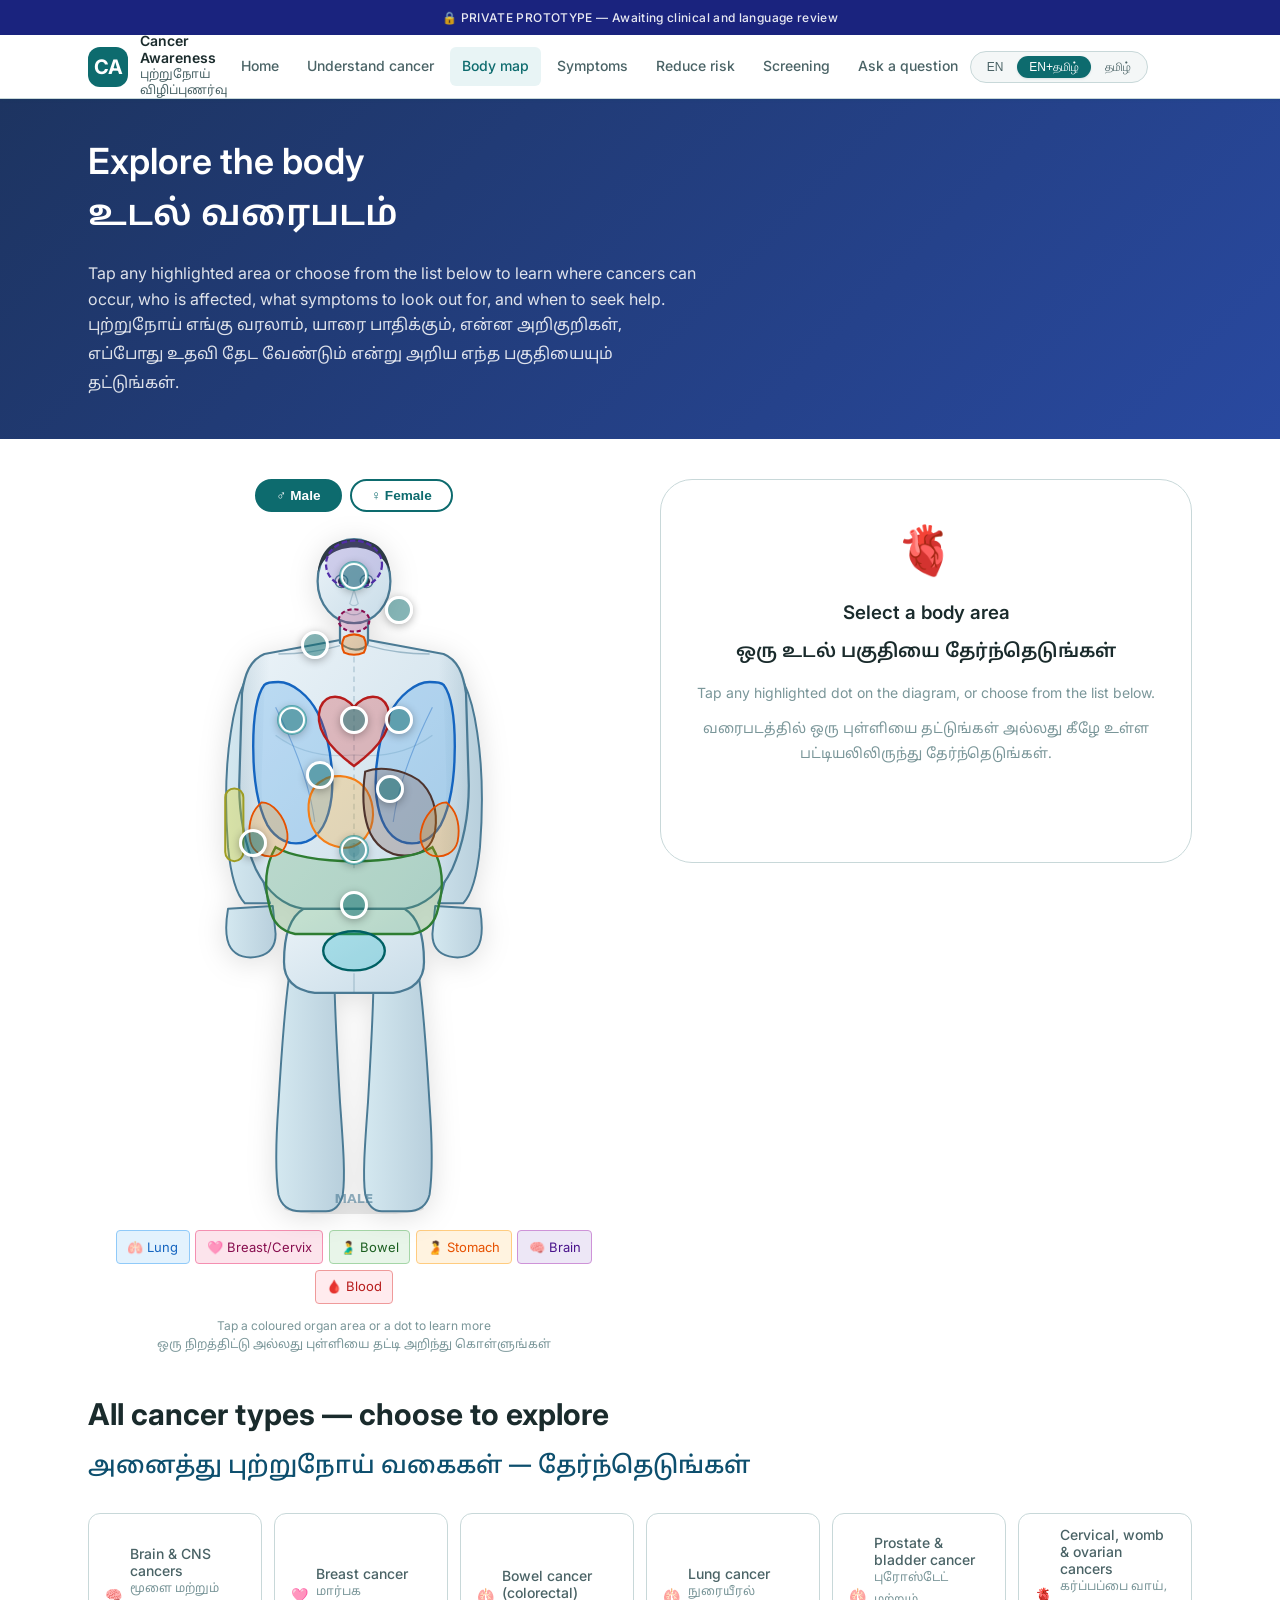
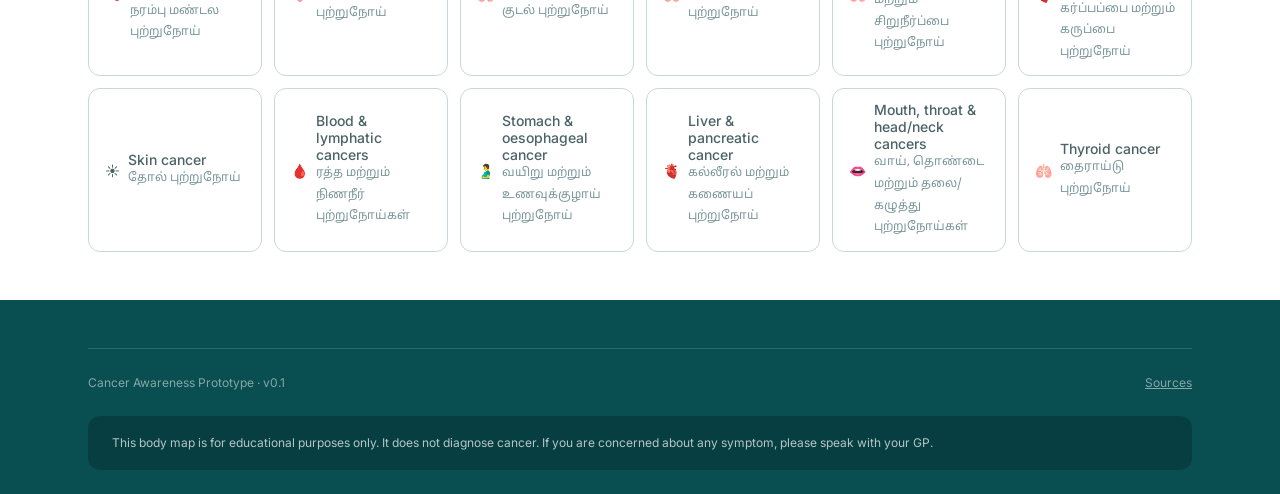
<file: pages/body-map.html>
<!DOCTYPE html>
<html lang="en" data-lang="both">
<head>
  <meta charset="UTF-8">
  <meta name="viewport" content="width=device-width, initial-scale=1.0">
  <title>Body Map | உடல் வரைபடம் — Cancer Awareness</title>
  <link rel="stylesheet" href="../css/style.css">
  <style>
    .body-map-page { display: grid; grid-template-columns: 1fr 1fr; gap: var(--sp-10); align-items: start; padding: var(--sp-10) 0; }
    @media(max-width:768px) { .body-map-page { grid-template-columns: 1fr; } }

    .body-figure { position: relative; max-width: 320px; margin: 0 auto; }
    .body-svg { width: 100%; cursor: default; }

    /* Hotspot buttons */
    .hotspot {
      position: absolute;
      width: 28px; height: 28px;
      border-radius: 50%;
      border: 3px solid white;
      background: rgba(13,107,110,0.5);
      cursor: pointer;
      transform: translate(-50%,-50%);
      transition: var(--transition-fast);
      display: flex; align-items: center; justify-content: center;
      box-shadow: 0 2px 8px rgba(0,0,0,0.3);
    }
    .hotspot:hover, .hotspot.active { background: var(--clr-primary); transform: translate(-50%,-50%) scale(1.2); }
    .hotspot:focus-visible { outline: none; box-shadow: var(--shadow-focus), 0 2px 8px rgba(0,0,0,0.3); }
    .hotspot-pulse {
      position: absolute; inset: -4px;
      border-radius: 50%;
      border: 2px solid var(--clr-primary-light);
      animation: pulse 2s ease-out infinite;
      opacity: 0.6;
    }
    @keyframes pulse { 0%,100%{opacity:0.6;transform:scale(1)} 50%{opacity:0;transform:scale(1.6)} }

    /* Cancer info panel */
    .info-panel { position: sticky; top: calc(var(--header-h) + var(--sp-6)); }
    .info-panel-inner {
      background: var(--clr-surface);
      border: 1px solid var(--clr-border);
      border-radius: var(--radius-xl);
      overflow: hidden;
      min-height: 24rem;
    }
    .info-panel-header {
      background: var(--clr-primary);
      color: white;
      padding: var(--sp-5) var(--sp-6);
    }
    .info-panel-body { padding: var(--sp-6); }
    .info-panel-placeholder {
      display: flex; flex-direction: column; align-items: center; justify-content: center;
      text-align: center; height: 20rem; color: var(--clr-text-muted); gap: var(--sp-3);
    }
    .cancer-detail-tabs { display: flex; gap: var(--sp-2); flex-wrap: wrap; margin-bottom: var(--sp-5); }
    .tab-btn {
      border: 1px solid var(--clr-border); border-radius: var(--radius-full);
      background: var(--clr-surface); font-size: var(--text-xs); font-weight: 500;
      padding: var(--sp-1) var(--sp-3); cursor: pointer; font-family: inherit;
      color: var(--clr-text-secondary); transition: var(--transition-fast);
    }
    .tab-btn:hover, .tab-btn.active { background: var(--clr-primary); color: white; border-color: var(--clr-primary); }
    .tab-panel { display: none; }
    .tab-panel.active { display: block; }

    /* Type list (mobile / accessible fallback) */
    .cancer-type-grid {
      display: grid;
      grid-template-columns: repeat(auto-fill, minmax(10rem, 1fr));
      gap: var(--sp-3);
      margin-top: var(--sp-6);
    }
    .type-chip-btn {
      border: 1px solid var(--clr-border); border-radius: var(--radius-md);
      background: var(--clr-surface); padding: var(--sp-3) var(--sp-4);
      font-size: var(--text-sm); font-family: inherit; cursor: pointer;
      text-align: left; color: var(--clr-text-secondary); transition: var(--transition-fast);
      display: flex; align-items: center; gap: var(--sp-2);
    }
    .type-chip-btn:hover, .type-chip-btn.active {
      background: var(--clr-surface-raised); border-color: var(--clr-primary); color: var(--clr-primary);
    }
  </style>
</head>
<body>
<a href="#main" class="skip-link">Skip to main content</a>
<div class="prototype-notice">🔒 PRIVATE PROTOTYPE — Awaiting clinical and language review</div>

<header class="site-header">
  <div class="header-inner">
    <a href="../index.html" class="site-logo" aria-label="Cancer Awareness Home">
      <div class="logo-icon" aria-hidden="true">CA</div>
      <div>
        <div class="logo-text-en">Cancer Awareness</div>
        <div class="logo-text-ta">புற்றுநோய் விழிப்புணர்வு</div>
      </div>
    </a>
    <nav class="main-nav" id="main-nav" aria-label="Main navigation">
      <a href="../index.html" class="nav-link">Home</a>
      <a href="understand.html" class="nav-link">Understand cancer</a>
      <a href="body-map.html" class="nav-link active">Body map</a>
      <a href="symptoms.html" class="nav-link">Symptoms</a>
      <a href="risk.html" class="nav-link">Reduce risk</a>
      <a href="screening.html" class="nav-link">Screening</a>
      <a href="ask.html" class="nav-link">Ask a question</a>
    </nav>
    <div class="header-controls">
      <div class="lang-switcher" role="group" aria-label="Language display mode">
        <button class="lang-btn" data-lang-btn="en" aria-pressed="false">EN</button>
        <button class="lang-btn active" data-lang-btn="both" aria-pressed="true">EN+தமிழ்</button>
        <button class="lang-btn" data-lang-btn="ta" aria-pressed="false">தமிழ்</button>
      </div>
      <button class="nav-toggle btn btn-ghost btn-sm" id="nav-toggle" aria-expanded="false" aria-controls="main-nav" aria-label="Open menu">
        <svg width="24" height="24" viewBox="0 0 24 24" fill="none" stroke="currentColor" stroke-width="2"><line x1="3" y1="6" x2="21" y2="6"/><line x1="3" y1="12" x2="21" y2="12"/><line x1="3" y1="18" x2="21" y2="18"/></svg>
      </button>
    </div>
  </div>
</header>

<main id="main" tabindex="-1">

  <!-- HERO -->
  <div style="background:linear-gradient(135deg,#1D3461,#2949A0);color:white;padding:var(--sp-10) 0">
    <div class="container">
      <h1 style="color:white;font-size:clamp(var(--text-2xl),4vw,var(--text-3xl));margin-bottom:var(--sp-3)">
        <span class="en-only">Explore the body</span>
        <span class="ta-only ta">உடல் வரைபடம்</span>
      </h1>
      <p style="opacity:0.85;max-width:38rem">
        <span class="en-only">Tap any highlighted area or choose from the list below to learn where cancers can occur, who is affected, what symptoms to look out for, and when to seek help.</span>
        <span class="ta-only ta">புற்றுநோய் எங்கு வரலாம், யாரை பாதிக்கும், என்ன அறிகுறிகள், எப்போது உதவி தேட வேண்டும் என்று அறிய எந்த பகுதியையும் தட்டுங்கள்.</span>
      </p>
    </div>
  </div>

  <div class="container">
    <div class="body-map-page">

      <!-- LEFT: Body figure with hotspots -->
      <div>
        <!-- Gender toggle -->
        <div style="display:flex;justify-content:center;gap:.5rem;margin-bottom:1rem" role="group" aria-label="Select body figure">
          <button id="toggle-male" onclick="setFigure('male')"
            style="padding:.45rem 1.2rem;border-radius:999px;border:2px solid #0D6B6E;background:#0D6B6E;color:white;font-weight:600;font-size:.85rem;cursor:pointer">
            ♂ Male
          </button>
          <button id="toggle-female" onclick="setFigure('female')"
            style="padding:.45rem 1.2rem;border-radius:999px;border:2px solid #0D6B6E;background:white;color:#0D6B6E;font-weight:600;font-size:.85rem;cursor:pointer">
            ♀ Female
          </button>
        </div>

        <div class="body-figure" role="group" aria-label="Interactive body diagram — click coloured organ areas to learn about cancers" style="max-width:280px">

          <!-- ========== MALE FIGURE ========== -->
          <svg id="figure-male" class="body-svg" viewBox="0 0 200 490"
               xmlns="http://www.w3.org/2000/svg" aria-hidden="true"
               style="filter:drop-shadow(0 4px 14px rgba(0,0,0,0.13))">
            <defs>
              <linearGradient id="bf" x1="0%" y1="0%" x2="100%" y2="100%">
                <stop offset="0%"   stop-color="#EBF3F8"/>
                <stop offset="100%" stop-color="#C8DCE8"/>
              </linearGradient>
              <linearGradient id="ss" x1="0%" y1="0%" x2="100%" y2="0%">
                <stop offset="0%"   stop-color="#4A7A94" stop-opacity="0.18"/>
                <stop offset="30%"  stop-color="#4A7A94" stop-opacity="0"/>
                <stop offset="70%"  stop-color="#4A7A94" stop-opacity="0"/>
                <stop offset="100%" stop-color="#4A7A94" stop-opacity="0.18"/>
              </linearGradient>
              <linearGradient id="lf" x1="0%" y1="0%" x2="100%" y2="0%">
                <stop offset="0%"   stop-color="#D4E8F0"/>
                <stop offset="100%" stop-color="#B8CFDC"/>
              </linearGradient>
            </defs>

            <!-- shadow -->
            <ellipse cx="100" cy="486" rx="50" ry="5" fill="rgba(0,0,0,0.09)"/>

            <!-- LEFT ARM -->
            <path d="M 36 94 C 24 100 16 118 12 146 C 8 172 8 202 10 228
                     C 12 248 16 262 22 268 L 40 268
                     C 36 258 32 242 32 220 C 32 196 34 168 40 144
                     C 44 124 50 108 58 98 Z"
                  fill="url(#lf)" stroke="#4A7A94" stroke-width="1.4" stroke-linejoin="round"/>
            <path d="M 10 272 C 8 284 8 294 12 300 C 16 306 24 308 32 306
                     C 40 304 44 298 44 290 L 42 270 Z"
                  fill="url(#lf)" stroke="#4A7A94" stroke-width="1.4" stroke-linejoin="round"/>

            <!-- RIGHT ARM -->
            <path d="M 164 94 C 176 100 184 118 188 146 C 192 172 192 202 190 228
                     C 188 248 184 262 178 268 L 160 268
                     C 164 258 168 242 168 220 C 168 196 166 168 160 144
                     C 156 124 150 108 142 98 Z"
                  fill="url(#lf)" stroke="#4A7A94" stroke-width="1.4" stroke-linejoin="round"/>
            <path d="M 190 272 C 192 284 192 294 188 300 C 184 306 176 308 168 306
                     C 160 304 156 298 156 290 L 158 270 Z"
                  fill="url(#lf)" stroke="#4A7A94" stroke-width="1.4" stroke-linejoin="round"/>

            <!-- LEFT LEG -->
            <path d="M 54 318 C 50 344 48 378 46 412 C 44 440 44 462 46 476
                     C 48 484 54 488 62 488 L 80 488
                     C 86 488 90 484 92 476 C 94 462 92 438 90 410
                     C 88 376 86 342 86 318 Z"
                  fill="url(#lf)" stroke="#4A7A94" stroke-width="1.4" stroke-linejoin="round"/>

            <!-- RIGHT LEG -->
            <path d="M 146 318 C 150 344 152 378 154 412 C 156 440 156 462 154 476
                     C 152 484 146 488 138 488 L 120 488
                     C 114 488 110 484 108 476 C 106 462 108 438 110 410
                     C 112 376 114 342 114 318 Z"
                  fill="url(#lf)" stroke="#4A7A94" stroke-width="1.4" stroke-linejoin="round"/>

            <!-- TORSO (male: broad shoulders, slight waist) -->
            <path d="M 90 80 L 36 90
                     C 26 94 22 104 20 118 L 18 184
                     C 18 206 22 226 30 244 C 38 260 50 270 64 272
                     L 136 272 C 150 270 162 260 170 244
                     C 178 226 182 206 182 184 L 180 118
                     C 178 104 174 94 164 90 L 110 80 Z"
                  fill="url(#bf)" stroke="#4A7A94" stroke-width="1.6" stroke-linejoin="round"/>
            <path d="M 90 80 L 36 90 C 26 94 22 104 20 118 L 18 184
                     C 18 206 22 226 30 244 C 38 260 50 270 64 272 L 72 272
                     C 60 265 50 254 44 238 C 36 220 34 200 34 180 L 36 118
                     C 38 106 44 98 54 94 Z" fill="url(#ss)"/>
            <path d="M 110 80 L 164 90 C 174 94 178 104 180 118 L 182 184
                     C 182 206 178 226 170 244 C 162 260 150 270 136 272 L 128 272
                     C 140 265 150 254 156 238 C 164 220 166 200 166 180 L 164 118
                     C 162 106 156 98 146 94 Z" fill="url(#ss)"/>
            <!-- sternum -->
            <line x1="100" y1="92" x2="100" y2="244"
                  stroke="#4A7A94" stroke-width="1.0" stroke-dasharray="4 3" opacity="0.3"/>
            <!-- collarbone -->
            <path d="M 90 84 C 76 88 60 90 46 90" fill="none" stroke="#4A7A94" stroke-width="1.0" opacity="0.45"/>
            <path d="M 110 84 C 124 88 140 90 154 90" fill="none" stroke="#4A7A94" stroke-width="1.0" opacity="0.45"/>
            <!-- pec ridge -->
            <path d="M 44 148 C 60 160 80 164 100 162 C 120 164 140 160 156 148"
                  fill="none" stroke="#4A7A94" stroke-width="0.9" opacity="0.22"/>
            <!-- navel -->
            <ellipse cx="100" cy="230" rx="4" ry="5" fill="#4A7A94" opacity="0.20"/>

            <!-- PELVIS -->
            <path d="M 64 272 C 54 278 50 292 50 310 C 50 322 56 330 72 332
                     L 128 332 C 144 330 150 322 150 310
                     C 150 292 146 278 136 272 Z"
                  fill="url(#bf)" stroke="#4A7A94" stroke-width="1.6" stroke-linejoin="round"/>
            <line x1="100" y1="318" x2="100" y2="332" stroke="#4A7A94" stroke-width="1.0" opacity="0.3"/>

            <!-- NECK -->
            <path d="M 90 64 L 90 82 C 94 86 100 88 106 86 C 110 84 110 82 110 80
                     L 110 64 C 106 60 100 60 94 62 Z"
                  fill="url(#bf)" stroke="#4A7A94" stroke-width="1.6" stroke-linejoin="round"/>

            <!-- HEAD -->
            <ellipse cx="100" cy="38" rx="26" ry="30"
                     fill="url(#bf)" stroke="#4A7A94" stroke-width="1.6"/>
            <!-- short hair cap -->
            <path d="M 74 32 C 76 14 86 8 100 8 C 114 8 124 14 126 32
                     C 122 20 112 14 100 14 C 88 14 78 20 74 32 Z"
                  fill="#2D3B45"/>
            <!-- eyes -->
            <circle cx="91"  cy="38" r="4.5" fill="white" stroke="#4A7A94" stroke-width="1.0" opacity="0.95"/>
            <circle cx="109" cy="38" r="4.5" fill="white" stroke="#4A7A94" stroke-width="1.0" opacity="0.95"/>
            <circle cx="91"  cy="38" r="2.4" fill="#1A2730"/>
            <circle cx="109" cy="38" r="2.4" fill="#1A2730"/>
            <!-- nose -->
            <path d="M 100 44 L 97 54 Q 100 57 103 54 Z"
                  fill="none" stroke="#4A7A94" stroke-width="0.9" opacity="0.3"/>
            <!-- mouth -->
            <path d="M 94 60 Q 100 64 106 60" fill="none"
                  stroke="#4A7A94" stroke-width="1.0" opacity="0.4" stroke-linecap="round"/>

            <!-- ════ ORGAN OVERLAYS ════ -->

            <!-- BRAIN -->
            <ellipse cx="100" cy="26" rx="20" ry="17"
                     fill="rgba(126,87,194,0.22)" stroke="#512DA8" stroke-width="1.6"
                     stroke-dasharray="4 2" class="organ-overlay" data-cancer="brain"/>

            <!-- MOUTH / THROAT -->
            <ellipse cx="100" cy="66" rx="11" ry="8"
                     fill="rgba(216,27,96,0.20)" stroke="#880E4F" stroke-width="1.5"
                     stroke-dasharray="3 2" class="organ-overlay" data-cancer="mouth"/>

            <!-- THYROID -->
            <path d="M 93 78 Q 100 74 107 78 Q 110 84 107 89 Q 100 92 93 89 Q 90 84 93 78 Z"
                  fill="rgba(245,124,0,0.28)" stroke="#E65100" stroke-width="1.5"
                  class="organ-overlay" data-cancer="thyroid"/>

            <!-- LEFT LUNG -->
            <path d="M 36 112 C 30 120 28 136 28 156 C 28 180 32 200 38 212
                     C 44 222 54 228 66 224 C 76 220 82 208 84 192
                     C 86 172 82 148 74 132 C 68 120 56 110 46 110 C 42 110 38 110 36 112 Z"
                  fill="rgba(30,136,229,0.22)" stroke="#1565C0" stroke-width="1.7"
                  class="organ-overlay" data-cancer="lung"/>
            <path d="M 44 128 C 56 152 68 180 72 210"
                  fill="none" stroke="#1565C0" stroke-width="0.8" opacity="0.4"/>

            <!-- RIGHT LUNG -->
            <path d="M 164 112 C 170 120 172 136 172 156 C 172 180 168 200 162 212
                     C 156 222 146 228 134 224 C 124 220 118 208 116 192
                     C 114 172 118 148 126 132 C 132 120 144 110 154 110 C 158 110 162 110 164 112 Z"
                  fill="rgba(30,136,229,0.22)" stroke="#1565C0" stroke-width="1.7"
                  class="organ-overlay" data-cancer="lung"/>
            <path d="M 156 128 C 144 152 132 180 128 210"
                  fill="none" stroke="#1565C0" stroke-width="0.8" opacity="0.4"/>

            <!-- HEART / BLOOD -->
            <path d="M 100 128 C 92 118 80 118 76 128 C 72 140 78 154 100 170
                     C 122 154 128 140 124 128 C 120 118 108 118 100 128 Z"
                  fill="rgba(211,47,47,0.28)" stroke="#B71C1C" stroke-width="1.7"
                  class="organ-overlay" data-cancer="blood"/>

            <!-- STOMACH -->
            <path d="M 78 180 C 70 184 66 194 68 206 C 70 218 78 226 90 228
                     C 100 230 108 224 112 214 C 116 202 112 188 104 182
                     C 96 176 84 176 78 180 Z"
                  fill="rgba(249,168,37,0.28)" stroke="#F57F17" stroke-width="1.5"
                  class="organ-overlay" data-cancer="stomach"/>

            <!-- LIVER -->
            <path d="M 108 174 C 118 170 134 172 146 180 C 156 188 160 202 158 216
                     C 156 228 148 234 136 234 C 124 234 114 226 110 214
                     C 106 202 106 188 108 174 Z"
                  fill="rgba(121,85,72,0.28)" stroke="#4E342E" stroke-width="1.5"
                  class="organ-overlay" data-cancer="liver"/>

            <!-- BOWEL -->
            <path d="M 44 228 C 36 242 36 258 40 272 C 42 282 48 288 58 290
                     L 142 290 C 152 288 158 282 160 272
                     C 164 258 164 242 156 228 C 146 234 124 238 100 238
                     C 76 238 54 234 44 228 Z"
                  fill="rgba(67,160,71,0.22)" stroke="#2E7D32" stroke-width="1.7"
                  class="organ-overlay" data-cancer="bowel"/>

            <!-- PROSTATE / BLADDER -->
            <ellipse cx="100" cy="302" rx="22" ry="14"
                     fill="rgba(0,172,193,0.26)" stroke="#006064" stroke-width="1.7"
                     class="organ-overlay" data-cancer="prostate"/>

            <!-- KIDNEYS -->
            <path d="M 32 198 C 26 204 24 214 26 224 C 28 232 36 236 44 234
                     C 50 232 54 224 52 216 C 50 206 42 196 34 196 Z"
                  fill="rgba(255,143,0,0.26)" stroke="#E65100" stroke-width="1.3"
                  class="organ-overlay" data-cancer="prostate"/>
            <path d="M 168 198 C 174 204 176 214 174 224 C 172 232 164 236 156 234
                     C 150 232 146 224 148 216 C 150 206 158 196 166 196 Z"
                  fill="rgba(255,143,0,0.26)" stroke="#E65100" stroke-width="1.3"
                  class="organ-overlay" data-cancer="prostate"/>

            <!-- SKIN -->
            <rect x="8" y="186" width="13" height="52" rx="6.5"
                  fill="rgba(220,210,0,0.30)" stroke="#9E9D24" stroke-width="1.4"
                  class="organ-overlay" data-cancer="skin"/>

            <text x="100" y="482" text-anchor="middle" font-size="9"
                  font-family="system-ui,sans-serif" fill="#4A7A94" font-weight="600" opacity="0.6">MALE</text>
          </svg>

          <!-- ========== FEMALE FIGURE ========== -->
          <svg id="figure-female" class="body-svg" viewBox="0 0 200 490"
               xmlns="http://www.w3.org/2000/svg" aria-hidden="true"
               style="display:none;filter:drop-shadow(0 4px 14px rgba(0,0,0,0.13))">
            <defs>
              <linearGradient id="bf" x1="0%" y1="0%" x2="100%" y2="100%">
                <stop offset="0%"   stop-color="#EBF3F8"/>
                <stop offset="100%" stop-color="#C8DCE8"/>
              </linearGradient>
              <linearGradient id="ss" x1="0%" y1="0%" x2="100%" y2="0%">
                <stop offset="0%"   stop-color="#4A7A94" stop-opacity="0.18"/>
                <stop offset="30%"  stop-color="#4A7A94" stop-opacity="0"/>
                <stop offset="70%"  stop-color="#4A7A94" stop-opacity="0"/>
                <stop offset="100%" stop-color="#4A7A94" stop-opacity="0.18"/>
              </linearGradient>
              <linearGradient id="lf" x1="0%" y1="0%" x2="100%" y2="0%">
                <stop offset="0%"   stop-color="#D4E8F0"/>
                <stop offset="100%" stop-color="#B8CFDC"/>
              </linearGradient>
            </defs>

            <ellipse cx="100" cy="486" rx="48" ry="5" fill="rgba(0,0,0,0.09)"/>

            <!-- HAIR (long — behind figure) -->
            <path d="M 76 28 C 66 46 62 70 60 96 C 58 118 60 140 64 158
                     C 66 142 70 118 74 96 L 76 60 Z" fill="#2D3B45" opacity="0.9"/>
            <path d="M 124 28 C 134 46 138 70 140 96 C 142 118 140 140 136 158
                     C 134 142 130 118 126 96 L 124 60 Z" fill="#2D3B45" opacity="0.9"/>

            <!-- LEFT ARM -->
            <path d="M 40 96 C 30 104 22 122 18 150 C 14 176 14 206 16 230
                     C 18 250 22 264 28 270 L 44 268
                     C 40 256 36 240 36 218 C 36 194 38 166 44 142
                     C 48 122 54 108 62 100 Z"
                  fill="url(#lf)" stroke="#4A7A94" stroke-width="1.4" stroke-linejoin="round"/>
            <path d="M 14 274 C 12 286 12 296 16 302 C 20 308 28 310 36 308
                     C 44 306 48 300 48 292 L 46 270 Z"
                  fill="url(#lf)" stroke="#4A7A94" stroke-width="1.4" stroke-linejoin="round"/>

            <!-- RIGHT ARM -->
            <path d="M 160 96 C 170 104 178 122 182 150 C 186 176 186 206 184 230
                     C 182 250 178 264 172 270 L 156 268
                     C 160 256 164 240 164 218 C 164 194 162 166 156 142
                     C 152 122 146 108 138 100 Z"
                  fill="url(#lf)" stroke="#4A7A94" stroke-width="1.4" stroke-linejoin="round"/>
            <path d="M 186 274 C 188 286 188 296 184 302 C 180 308 172 310 164 308
                     C 156 306 152 300 152 292 L 154 270 Z"
                  fill="url(#lf)" stroke="#4A7A94" stroke-width="1.4" stroke-linejoin="round"/>

            <!-- LEFT LEG -->
            <path d="M 52 328 C 46 354 42 388 40 422 C 38 452 38 468 40 480
                     C 42 486 48 490 58 490 L 76 490
                     C 84 490 88 486 90 480 C 92 468 90 450 88 420
                     C 86 386 84 352 84 328 Z"
                  fill="url(#lf)" stroke="#4A7A94" stroke-width="1.4" stroke-linejoin="round"/>

            <!-- RIGHT LEG -->
            <path d="M 148 328 C 154 354 158 388 160 422 C 162 452 162 468 160 480
                     C 158 486 152 490 142 490 L 124 490
                     C 116 490 112 486 110 480 C 108 468 110 450 112 420
                     C 114 386 116 352 116 328 Z"
                  fill="url(#lf)" stroke="#4A7A94" stroke-width="1.4" stroke-linejoin="round"/>

            <!-- TORSO (narrower shoulders, waist, wide hips) -->
            <path d="M 92 80 L 42 90
                     C 34 94 28 104 26 118 L 24 170
                     C 24 188 26 204 30 218 C 34 232 40 242 48 250
                     C 56 260 62 266 66 272 L 134 272
                     C 138 266 144 260 152 250 C 160 242 166 232 170 218
                     C 174 204 176 188 176 170 L 174 118
                     C 172 104 166 94 158 90 L 108 80 Z"
                  fill="url(#bf)" stroke="#4A7A94" stroke-width="1.6" stroke-linejoin="round"/>
            <path d="M 92 80 L 42 90 C 34 94 28 104 26 118 L 24 170
                     C 24 188 26 204 30 218 C 34 232 40 242 48 250 L 56 258
                     C 48 248 42 236 38 220 C 34 204 34 186 34 168 L 36 118
                     C 38 106 44 96 54 92 Z" fill="url(#ss)"/>
            <path d="M 108 80 L 158 90 C 166 94 172 104 174 118 L 176 170
                     C 176 188 174 204 170 218 C 166 232 160 242 152 250 L 144 258
                     C 152 248 158 236 162 220 C 166 204 166 186 166 168 L 164 118
                     C 162 106 156 96 146 92 Z" fill="url(#ss)"/>
            <!-- sternum -->
            <line x1="100" y1="92" x2="100" y2="244"
                  stroke="#4A7A94" stroke-width="1.0" stroke-dasharray="4 3" opacity="0.3"/>
            <!-- collarbone -->
            <path d="M 92 84 C 78 88 62 90 48 90" fill="none" stroke="#4A7A94" stroke-width="1.0" opacity="0.45"/>
            <path d="M 108 84 C 122 88 138 90 152 90" fill="none" stroke="#4A7A94" stroke-width="1.0" opacity="0.45"/>
            <!-- breast contour -->
            <path d="M 44 152 C 50 170 62 184 78 190 C 90 194 100 192 100 192"
                  fill="none" stroke="#4A7A94" stroke-width="1.1" opacity="0.3"/>
            <path d="M 156 152 C 150 170 138 184 122 190 C 110 194 100 192 100 192"
                  fill="none" stroke="#4A7A94" stroke-width="1.1" opacity="0.3"/>
            <!-- navel -->
            <ellipse cx="100" cy="234" rx="3.5" ry="4.5" fill="#4A7A94" opacity="0.20"/>

            <!-- WIDE PELVIS -->
            <path d="M 66 272 C 48 278 36 294 34 316 C 32 330 42 338 62 340
                     L 138 340 C 158 338 168 330 166 316
                     C 164 294 152 278 134 272 Z"
                  fill="url(#bf)" stroke="#4A7A94" stroke-width="1.6" stroke-linejoin="round"/>
            <line x1="100" y1="328" x2="100" y2="340" stroke="#4A7A94" stroke-width="1.0" opacity="0.28"/>

            <!-- NECK -->
            <path d="M 92 64 L 92 82 C 96 86 100 88 104 86 C 108 84 108 82 108 80
                     L 108 64 C 104 60 100 60 96 62 Z"
                  fill="url(#bf)" stroke="#4A7A94" stroke-width="1.6" stroke-linejoin="round"/>

            <!-- HEAD -->
            <ellipse cx="100" cy="38" rx="25" ry="29"
                     fill="url(#bf)" stroke="#4A7A94" stroke-width="1.6"/>
            <!-- hair top -->
            <path d="M 76 28 C 78 10 88 6 100 6 C 112 6 122 10 124 28
                     C 120 16 110 10 100 10 C 90 10 80 16 76 28 Z"
                  fill="#2D3B45"/>
            <!-- eyes -->
            <circle cx="91"  cy="38" r="4.5" fill="white" stroke="#4A7A94" stroke-width="1.0" opacity="0.95"/>
            <circle cx="109" cy="38" r="4.5" fill="white" stroke="#4A7A94" stroke-width="1.0" opacity="0.95"/>
            <circle cx="91"  cy="38" r="2.4" fill="#1A2730"/>
            <circle cx="109" cy="38" r="2.4" fill="#1A2730"/>
            <!-- lashes -->
            <path d="M 87 34 Q 91 30 95 34" fill="none" stroke="#2D3B45" stroke-width="1.3" stroke-linecap="round" opacity="0.7"/>
            <path d="M 105 34 Q 109 30 113 34" fill="none" stroke="#2D3B45" stroke-width="1.3" stroke-linecap="round" opacity="0.7"/>
            <!-- nose -->
            <path d="M 100 44 L 97 54 Q 100 57 103 54 Z"
                  fill="none" stroke="#4A7A94" stroke-width="0.9" opacity="0.3"/>
            <!-- mouth -->
            <path d="M 94 60 Q 100 64 106 60" fill="none"
                  stroke="#4A7A94" stroke-width="1.0" opacity="0.4" stroke-linecap="round"/>

            <!-- ════ ORGAN OVERLAYS ════ -->

            <!-- BRAIN -->
            <ellipse cx="100" cy="26" rx="19" ry="16"
                     fill="rgba(126,87,194,0.22)" stroke="#512DA8" stroke-width="1.6"
                     stroke-dasharray="4 2" class="organ-overlay" data-cancer="brain"/>

            <!-- MOUTH / THROAT -->
            <ellipse cx="100" cy="66" rx="10" ry="8"
                     fill="rgba(216,27,96,0.20)" stroke="#880E4F" stroke-width="1.5"
                     stroke-dasharray="3 2" class="organ-overlay" data-cancer="mouth"/>

            <!-- THYROID -->
            <path d="M 93 78 Q 100 74 107 78 Q 110 84 107 89 Q 100 92 93 89 Q 90 84 93 78 Z"
                  fill="rgba(245,124,0,0.28)" stroke="#E65100" stroke-width="1.5"
                  class="organ-overlay" data-cancer="thyroid"/>

            <!-- BREAST (female) -->
            <ellipse cx="76"  cy="162" rx="22" ry="20"
                     fill="rgba(216,27,96,0.20)" stroke="#AD1457" stroke-width="1.8"
                     class="organ-overlay" data-cancer="breast"/>
            <ellipse cx="124" cy="162" rx="22" ry="20"
                     fill="rgba(216,27,96,0.20)" stroke="#AD1457" stroke-width="1.8"
                     class="organ-overlay" data-cancer="breast"/>

            <!-- LEFT LUNG -->
            <path d="M 36 112 C 30 120 28 136 28 158 C 28 182 32 202 38 213
                     C 44 222 54 226 66 222 C 76 218 82 206 82 188
                     C 82 164 76 140 66 124 C 60 114 48 108 40 110 C 38 110 36 110 36 112 Z"
                  fill="rgba(30,136,229,0.22)" stroke="#1565C0" stroke-width="1.7"
                  class="organ-overlay" data-cancer="lung"/>
            <path d="M 44 128 C 56 152 66 180 68 212"
                  fill="none" stroke="#1565C0" stroke-width="0.8" opacity="0.4"/>

            <!-- RIGHT LUNG -->
            <path d="M 164 112 C 170 120 172 136 172 158 C 172 182 168 202 162 213
                     C 156 222 146 226 134 222 C 124 218 118 206 118 188
                     C 118 164 124 140 134 124 C 140 114 152 108 160 110 C 162 110 164 110 164 112 Z"
                  fill="rgba(30,136,229,0.22)" stroke="#1565C0" stroke-width="1.7"
                  class="organ-overlay" data-cancer="lung"/>
            <path d="M 156 128 C 144 152 134 180 132 212"
                  fill="none" stroke="#1565C0" stroke-width="0.8" opacity="0.4"/>

            <!-- HEART / BLOOD -->
            <path d="M 100 128 C 92 118 80 118 76 128 C 72 140 78 154 100 170
                     C 122 154 128 140 124 128 C 120 118 108 118 100 128 Z"
                  fill="rgba(211,47,47,0.28)" stroke="#B71C1C" stroke-width="1.7"
                  class="organ-overlay" data-cancer="blood"/>

            <!-- STOMACH -->
            <path d="M 76 186 C 68 190 64 200 66 212 C 68 224 76 232 88 234
                     C 100 236 108 230 112 218 C 116 206 112 192 104 186
                     C 96 180 83 182 76 186 Z"
                  fill="rgba(249,168,37,0.28)" stroke="#F57F17" stroke-width="1.5"
                  class="organ-overlay" data-cancer="stomach"/>

            <!-- LIVER -->
            <path d="M 108 180 C 118 176 134 178 146 186 C 156 194 160 208 158 220
                     C 156 230 148 236 136 236 C 124 236 114 228 110 216
                     C 106 204 106 190 108 180 Z"
                  fill="rgba(121,85,72,0.28)" stroke="#4E342E" stroke-width="1.5"
                  class="organ-overlay" data-cancer="liver"/>

            <!-- BOWEL -->
            <path d="M 44 234 C 36 248 36 264 40 278 C 42 288 50 294 60 296
                     L 140 296 C 150 294 158 288 160 278
                     C 164 264 164 248 156 234 C 146 240 124 244 100 244
                     C 76 244 54 240 44 234 Z"
                  fill="rgba(67,160,71,0.22)" stroke="#2E7D32" stroke-width="1.7"
                  class="organ-overlay" data-cancer="bowel"/>

            <!-- UTERUS + OVARIES (cervix) -->
            <path d="M 100 300 C 90 298 82 302 80 312 C 78 322 84 332 100 336
                     C 116 332 122 322 120 312 C 118 302 110 298 100 300 Z"
                  fill="rgba(216,27,96,0.28)" stroke="#880E4F" stroke-width="1.8"
                  class="organ-overlay" data-cancer="cervix"/>
            <ellipse cx="78"  cy="300" rx="11" ry="9"
                     fill="rgba(216,27,96,0.22)" stroke="#880E4F" stroke-width="1.5"
                     class="organ-overlay" data-cancer="cervix"/>
            <ellipse cx="122" cy="300" rx="11" ry="9"
                     fill="rgba(216,27,96,0.22)" stroke="#880E4F" stroke-width="1.5"
                     class="organ-overlay" data-cancer="cervix"/>

            <!-- KIDNEYS -->
            <path d="M 32 200 C 26 206 24 216 26 226 C 28 234 36 238 44 236
                     C 50 234 54 226 52 218 C 50 208 42 198 34 198 Z"
                  fill="rgba(255,143,0,0.26)" stroke="#E65100" stroke-width="1.3"
                  class="organ-overlay" data-cancer="bowel"/>
            <path d="M 168 200 C 174 206 176 216 174 226 C 172 234 164 238 156 236
                     C 150 234 146 226 148 218 C 150 208 158 198 166 198 Z"
                  fill="rgba(255,143,0,0.26)" stroke="#E65100" stroke-width="1.3"
                  class="organ-overlay" data-cancer="bowel"/>

            <!-- SKIN -->
            <rect x="12" y="188" width="13" height="52" rx="6.5"
                  fill="rgba(220,210,0,0.30)" stroke="#9E9D24" stroke-width="1.4"
                  class="organ-overlay" data-cancer="skin"/>

            <text x="100" y="482" text-anchor="middle" font-size="9"
                  font-family="system-ui,sans-serif" fill="#4A7A94" font-weight="600" opacity="0.6">FEMALE</text>
          </svg>

          <!-- HOTSPOT DOTS overlaid — shared for both figures, repositioned by JS -->
          <div id="hotspots-male" style="position:absolute;inset:0;pointer-events:none">
            <button class="hotspot" data-cancer="brain"   style="left:50%;top:7%;pointer-events:auto"  aria-label="Brain cancer — click to learn"><div class="hotspot-pulse"></div></button>
            <button class="hotspot" data-cancer="mouth"   style="left:66%;top:12%;pointer-events:auto" aria-label="Mouth and throat — click to learn"></button>
            <button class="hotspot" data-cancer="thyroid" style="left:36%;top:17%;pointer-events:auto" aria-label="Thyroid — click to learn"></button>
            <button class="hotspot" data-cancer="lung"    style="left:28%;top:28%;pointer-events:auto" aria-label="Lung cancer — click to learn"><div class="hotspot-pulse"></div></button>
            <button class="hotspot" data-cancer="blood"   style="left:50%;top:28%;pointer-events:auto" aria-label="Blood and lymphatic cancers — click to learn"></button>
            <button class="hotspot" data-cancer="stomach" style="left:38%;top:36%;pointer-events:auto" aria-label="Stomach cancer — click to learn"></button>
            <button class="hotspot" data-cancer="liver"   style="left:63%;top:38%;pointer-events:auto" aria-label="Liver and pancreatic cancer — click to learn"></button>
            <button class="hotspot" data-cancer="bowel"   style="left:50%;top:47%;pointer-events:auto" aria-label="Bowel cancer — click to learn"><div class="hotspot-pulse"></div></button>
            <button class="hotspot" data-cancer="prostate" style="left:50%;top:55%;pointer-events:auto" aria-label="Prostate cancer — click to learn"></button>
            <button class="hotspot" data-cancer="skin"    style="left:14%;top:46%;pointer-events:auto" aria-label="Skin cancer — click to learn"></button>
            <button class="hotspot" data-cancer="breast"  style="left:66%;top:28%;pointer-events:auto" aria-label="Breast cancer — click to learn"></button>
          </div>
          <div id="hotspots-female" style="position:absolute;inset:0;pointer-events:none;display:none">
            <button class="hotspot" data-cancer="brain"   style="left:50%;top:6%;pointer-events:auto"  aria-label="Brain cancer — click to learn"><div class="hotspot-pulse"></div></button>
            <button class="hotspot" data-cancer="mouth"   style="left:65%;top:11%;pointer-events:auto" aria-label="Mouth and throat — click to learn"></button>
            <button class="hotspot" data-cancer="thyroid" style="left:36%;top:17%;pointer-events:auto" aria-label="Thyroid — click to learn"></button>
            <button class="hotspot" data-cancer="breast"  style="left:28%;top:27%;pointer-events:auto" aria-label="Breast cancer — click to learn"><div class="hotspot-pulse"></div></button>
            <button class="hotspot" data-cancer="lung"    style="left:66%;top:27%;pointer-events:auto" aria-label="Lung cancer — click to learn"><div class="hotspot-pulse"></div></button>
            <button class="hotspot" data-cancer="blood"   style="left:50%;top:26%;pointer-events:auto" aria-label="Blood and lymphatic cancers — click to learn"></button>
            <button class="hotspot" data-cancer="stomach" style="left:37%;top:34%;pointer-events:auto" aria-label="Stomach cancer — click to learn"></button>
            <button class="hotspot" data-cancer="liver"   style="left:63%;top:36%;pointer-events:auto" aria-label="Liver and pancreatic cancer — click to learn"></button>
            <button class="hotspot" data-cancer="bowel"   style="left:50%;top:44%;pointer-events:auto" aria-label="Bowel cancer — click to learn"><div class="hotspot-pulse"></div></button>
            <button class="hotspot" data-cancer="cervix"  style="left:50%;top:51%;pointer-events:auto" aria-label="Cervical, womb and ovarian cancers — click to learn"></button>
            <button class="hotspot" data-cancer="skin"    style="left:14%;top:43%;pointer-events:auto" aria-label="Skin cancer — click to learn"></button>
          </div>

        </div>

        <!-- Organ colour legend -->
        <div class="body-svg-legend" style="margin-top:1rem;display:flex;flex-wrap:wrap;gap:.35rem;justify-content:center">
          <span style="font-size:.7rem;background:#E3F2FD;color:#1565C0;padding:.35rem .65rem;border-radius:4px;border:1px solid #90CAF9">🫁 Lung</span>
          <span style="font-size:.7rem;background:#FCE4EC;color:#880E4F;padding:.35rem .65rem;border-radius:4px;border:1px solid #F48FB1">🩷 Breast/Cervix</span>
          <span style="font-size:.7rem;background:#E8F5E9;color:#1B5E20;padding:.35rem .65rem;border-radius:4px;border:1px solid #A5D6A7">🫃 Bowel</span>
          <span style="font-size:.7rem;background:#FFF3E0;color:#E65100;padding:.35rem .65rem;border-radius:4px;border:1px solid #FFCC80">🫄 Stomach</span>
          <span style="font-size:.7rem;background:#EDE7F6;color:#4A148C;padding:.35rem .65rem;border-radius:4px;border:1px solid #CE93D8">🧠 Brain</span>
          <span style="font-size:.7rem;background:#FFEBEE;color:#B71C1C;padding:.35rem .65rem;border-radius:4px;border:1px solid #EF9A9A">🩸 Blood</span>
        </div>

        <p class="text-xs text-muted" style="text-align:center;margin-top:.75rem">
          <span class="en-only">Tap a coloured organ area or a dot to learn more</span>
          <span class="ta-only ta">ஒரு நிறத்திட்டு அல்லது புள்ளியை தட்டி அறிந்து கொள்ளுங்கள்</span>
        </p>
      </div>

      <!-- RIGHT: Info panel -->
      <div class="info-panel">
        <div class="info-panel-inner">
          <!-- Placeholder (shown before selection) -->
          <div class="info-panel-placeholder" id="panel-placeholder">
            <div style="font-size:3rem" aria-hidden="true">🫀</div>
            <h3 class="en-only">Select a body area</h3>
            <h3 class="ta-only ta" style="font-family:var(--font-ta)">ஒரு உடல் பகுதியை தேர்ந்தெடுங்கள்</h3>
            <p class="text-sm en-only">Tap any highlighted dot on the diagram, or choose from the list below.</p>
            <p class="text-sm ta-only ta" style="font-family:var(--font-ta)">வரைபடத்தில் ஒரு புள்ளியை தட்டுங்கள் அல்லது கீழே உள்ள பட்டியலிலிருந்து தேர்ந்தெடுங்கள்.</p>
          </div>

          <!-- Cancer detail panel (hidden until selection) -->
          <div id="cancer-detail" hidden>
            <div class="info-panel-header">
              <div id="detail-emoji" style="font-size:1.5rem;margin-bottom:var(--sp-1)" aria-hidden="true"></div>
              <h2 id="detail-title-en" class="en-only" style="color:white;font-size:var(--text-xl)"></h2>
              <h2 id="detail-title-ta" class="ta-only ta" style="color:rgba(255,255,255,0.9);font-family:var(--font-ta);font-size:var(--text-lg)"></h2>
            </div>
            <div class="info-panel-body">
              <div class="cancer-detail-tabs" role="tablist">
                <button class="tab-btn active" data-tab="overview" role="tab" aria-selected="true">Overview</button>
                <button class="tab-btn" data-tab="symptoms" role="tab" aria-selected="false">Symptoms</button>
                <button class="tab-btn" data-tab="risk" role="tab" aria-selected="false">Risk factors</button>
                <button class="tab-btn" data-tab="screening" role="tab" aria-selected="false">Screening</button>
              </div>
              <div id="tab-overview" class="tab-panel active"></div>
              <div id="tab-symptoms" class="tab-panel"></div>
              <div id="tab-risk" class="tab-panel"></div>
              <div id="tab-screening" class="tab-panel"></div>
              <div id="detail-source" style="margin-top:var(--sp-5);padding-top:var(--sp-4);border-top:1px solid var(--clr-border)"></div>
              <div class="review-notice" style="margin-top:var(--sp-3)">⚠️ Awaiting bilingual clinical review — தமிழ் மருத்துவ மதிப்பாய்வு நிலுவையில்</div>
            </div>
          </div>
        </div>
      </div>

    </div>

    <!-- ACCESSIBLE LIST below map -->
    <section aria-labelledby="list-heading" style="padding-bottom:var(--sp-12)">
      <h2 id="list-heading" class="section-title en-only">All cancer types — choose to explore</h2>
      <p class="section-title-ta ta-only ta">அனைத்து புற்றுநோய் வகைகள் — தேர்ந்தெடுங்கள்</p>
      <div class="cancer-type-grid" role="list">
        <!-- Generated by JS -->
      </div>
    </section>

  </div>
</main>

<footer class="site-footer">
  <div class="container">
    <div class="footer-bottom">
      <div>Cancer Awareness Prototype · v0.1</div>
      <a href="../data/sources.json" target="_blank" style="color:rgba(255,255,255,0.5)">Sources</a>
    </div>
    <div class="footer-disclaimer">This body map is for educational purposes only. It does not diagnose cancer. If you are concerned about any symptom, please speak with your GP.</div>
  </div>
</footer>

<script src="../js/app.js"></script>
<script>
/* ============================================================
   BODY MAP DATA
   ============================================================ */
const CANCERS = {
  brain: {
    emoji: '🧠',
    titleEn: 'Brain & CNS cancers',
    titleTa: 'மூளை மற்றும் நரம்பு மண்டல புற்றுநோய்',
    overview: {
      en: 'Brain and central nervous system (CNS) tumours arise from cells in or around the brain and spinal cord. They can be benign (non-cancerous) or malignant (cancerous). Even benign brain tumours can be serious because of their location inside the skull. Brain tumours can occur at any age, including in children.',
      ta: 'மூளை மற்றும் மத்திய நரம்பு மண்டல கட்டிகள் மூளை அல்லது முதுகுத் தண்டுவட செல்களிலிருந்து தோன்றுகின்றன. இவை பாதிப்பற்றதாகவோ தீங்கானதாகவோ இருக்கலாம். குழந்தைகள் உட்பட எந்த வயதிலும் வரலாம்.'
    },
    symptoms: {
      en: 'Persistent or worsening headaches (especially in the morning), unexplained nausea/vomiting, vision, hearing or speech changes, seizures (fits), weakness or numbness in limbs, personality or memory changes, balance problems.',
      ta: 'தொடர்ந்த அல்லது மோசமாகும் தலைவலி (குறிப்பாக காலையில்), விளக்கமில்லா குமட்டல்/வாந்தி, பார்வை/கேட்கும்/பேச்சு மாற்றங்கள், வலிப்பு, உடல் பலவீனம், ஆளுமை அல்லது நினைவு மாற்றங்கள்.'
    },
    risk: {
      en: 'Most brain tumours have no known preventable cause. Rare inherited conditions and high-dose radiation to the head increase risk. Mobile phone use has not been shown to cause brain tumours in current evidence.',
      ta: 'பெரும்பாலான மூளை கட்டிகளுக்கு தவிர்க்கக்கூடிய காரணம் தெரியவில்லை. மரபுரீதியான நிலைகள் மற்றும் அதிக அளவு கதிர்வீச்சு ஆபத்தை அதிகரிக்கும்.'
    },
    screening: {
      en: 'There is no national screening programme for brain tumours in England. If you have concerning symptoms, your GP can refer you for appropriate tests.',
      ta: 'இங்கிலாந்தில் மூளை கட்டிகளுக்கான தேசிய ஸ்கிரீனிங் திட்டம் இல்லை. கவலைப்படும் அறிகுறிகள் இருந்தால், உங்கள் GP உங்களை சோதனைகளுக்கு பரிந்துரைக்கலாம்.'
    },
    source: 'Cancer Research UK, NHS: Brain tumours'
  },
  breast: {
    emoji: '🩷',
    titleEn: 'Breast cancer',
    titleTa: 'மார்பக புற்றுநோய்',
    overview: {
      en: 'Breast cancer is the most common cancer in the UK. It can affect people of all genders, though it is much more common in women. Most breast cancers are found in women over 50, but younger women — and men — can also be affected. Many breast cancers are found through NHS breast screening or when someone notices a change.',
      ta: 'மார்பக புற்றுநோய் இங்கிலாந்தில் மிகவும் பொதுவான புற்றுநோய். இது எல்லா பாலினத்தினரையும் பாதிக்கலாம், ஆனால் பெண்களில் மிகவும் அதிகம். பெரும்பாலான மார்பக புற்றுநோய்கள் 50 வயதுக்கு மேல் காணப்படுகின்றன, ஆனால் இளம் பெண்களும் பாதிக்கப்படலாம்.'
    },
    symptoms: {
      en: 'A new lump or thickening in the breast or armpit, change in breast size or shape, dimpling or puckering of the skin, nipple changes (inversion, discharge, rash), redness or rash on breast skin, unexplained pain in breast or armpit. Not all lumps are cancer — but always get checked.',
      ta: 'மார்பில் அல்லது அக்குளில் புதிய கட்டி அல்லது தடிப்பு, மார்பகத்தின் அளவு அல்லது வடிவ மாற்றம், தோல் குழிவு, காம்பு மாற்றங்கள், தோல் சிவப்பு அல்லது தடிப்பு, விளக்கமில்லா வலி. எல்லா கட்டிகளும் புற்றுநோய் அல்ல — ஆனால் எப்போதும் சோதித்துக்கொள்ளுங்கள்.'
    },
    risk: {
      en: 'Increasing age, being female, dense breast tissue, family history of breast cancer (especially BRCA1/2 gene mutations), personal history of breast cancer, hormone replacement therapy (HRT), being overweight after menopause, alcohol, not having children or having them later in life, not breastfeeding.',
      ta: 'வயது, பெண் பாலினம், மரபணு மாற்றங்கள் (BRCA1/2), குடும்ப வரலாறு, HRT, அதிக உடல் எடை, மது, தாய்ப்பால் கொடுக்காமை.'
    },
    screening: {
      en: 'NHS breast screening: Women aged 50–70 are routinely invited for a mammogram every 3 years. If you are outside this age range and have concerns, speak with your GP.',
      ta: 'NHS மார்பக ஸ்கிரீனிங்: 50–70 வயது பெண்கள் ஒவ்வொரு 3 ஆண்டுகளுக்கும் மேமோகிராம் மூலம் ஆய்வு செய்யப்படுவார்கள்.'
    },
    source: 'NHS Breast Cancer, Cancer Research UK, CRUK Breast Screening'
  },
  bowel: {
    emoji: '🫁',
    titleEn: 'Bowel cancer (colorectal)',
    titleTa: 'குடல் புற்றுநோய்',
    overview: {
      en: 'Bowel cancer (also called colorectal cancer) affects the large bowel (colon and rectum). It is one of the most common cancers in the UK, affecting men and women roughly equally. Most cases occur in people over 60, but it can affect younger people. Many cases develop from non-cancerous growths called polyps.',
      ta: 'குடல் புற்றுநோய் பெரிய குடலை (கோலோன் மற்றும் மலக்குடல்) பாதிக்கிறது. இது இங்கிலாந்தில் மிக பொதுவான புற்றுநோய்களில் ஒன்று.'
    },
    symptoms: {
      en: 'Bleeding from the bottom or blood in stools, a persistent change in bowel habits (more frequent, looser stools) lasting 3 or more weeks, unexplained weight loss, extreme tiredness, pain or lump in the tummy.',
      ta: 'ஆசனவாயிலிருந்து இரத்தம் அல்லது மலத்தில் இரத்தம், மலம் கழிக்கும் பழக்கத்தில் தொடர் மாற்றம் (3 அல்லது அதிக வாரங்கள்), விளக்கமில்லா எடை இழப்பு, தொடர் சோர்வு, வயிற்றுவலி அல்லது கட்டி.'
    },
    risk: {
      en: 'Age (over 60), family history of bowel cancer, polyps in the bowel, inflammatory bowel disease (IBD), low-fibre diet, processed or red meat, obesity, physical inactivity, alcohol, smoking.',
      ta: 'வயது (60+), குடும்ப வரலாறு, குடல் வீக்க நோய், குறைந்த நார்ச்சத்து உணவு, பதப்படுத்தப்பட்ட இறைச்சி, உடல் பருமன், மது, புகைபிடித்தல்.'
    },
    screening: {
      en: 'NHS Bowel Cancer Screening: Everyone aged 60–74 in England is sent a bowel cancer screening kit (FIT test) every 2 years. Results are used to decide if further tests are needed.',
      ta: 'NHS குடல் புற்றுநோய் ஸ்கிரீனிங்: 60–74 வயது அனைவரும் ஒவ்வொரு 2 ஆண்டுகளுக்கும் FIT சோதனை கிட் பெறுவார்கள்.'
    },
    source: 'NHS Bowel Cancer, Cancer Research UK'
  },
  lung: {
    emoji: '🫁',
    titleEn: 'Lung cancer',
    titleTa: 'நுரையீரல் புற்றுநோய்',
    overview: {
      en: 'Lung cancer is one of the most common and serious cancers in the UK. There are two main types: non-small cell lung cancer (more common) and small cell lung cancer. Smoking is the biggest preventable risk factor, but lung cancer can also occur in people who have never smoked.',
      ta: 'நுரையீரல் புற்றுநோய் இங்கிலாந்தில் மிக பொதுவான மற்றும் தீவிரமான புற்றுநோய்களில் ஒன்று. புகைபிடிக்காதவர்களுக்கும் வரலாம்.'
    },
    symptoms: {
      en: 'A cough that does not go away or gets worse over 3 weeks, coughing up blood, persistent chest infections, chest pain when breathing or coughing, persistent breathlessness, unexplained tiredness or weight loss, hoarse voice.',
      ta: '3 வாரங்களுக்கு மேல் தொடர்ந்த இருமல், இரத்தம் கக்குதல், தொடர் மார்பு நோய்த்தொற்று, மூச்சு விடும்போது வலி, விளக்கமில்லா சோர்வு அல்லது எடை இழப்பு.'
    },
    risk: {
      en: 'Smoking (biggest risk — accounts for ~72% of lung cancer cases), passive smoking, radon gas exposure, asbestos, air pollution, previous lung disease.',
      ta: 'புகைபிடிக்கும் பழக்கம் (சுமார் 72% வழக்குகள்), பிறர் புகையில் வாழ்வது, ரேடான் வாயு, ஆஸ்பெஸ்டாஸ், காற்று மாசு.'
    },
    screening: {
      en: 'An NHS lung cancer screening programme (TLHC) is being rolled out for people aged 55–74 who have smoked. Ask your GP if you are eligible.',
      ta: 'NHS நுரையீரல் ஸ்கிரீனிங் திட்டம் 55–74 வயது புகைத்தவர்களுக்கு பரவி வருகிறது. தகுதி உள்ளதா என உங்கள் GP யிடம் கேளுங்கள்.'
    },
    source: 'NHS Lung Cancer, Cancer Research UK'
  },
  prostate: {
    emoji: '🫁',
    titleEn: 'Prostate & bladder cancer',
    titleTa: 'புரோஸ்டேட் மற்றும் சிறுநீர்ப்பை புற்றுநோய்',
    overview: {
      en: 'Prostate cancer is the most common cancer in men in the UK. It usually develops slowly and many men with prostate cancer have no symptoms for years. Bladder cancer affects the bladder and is more common in men but can affect women. Blood in urine is a key symptom for bladder cancer.',
      ta: 'புரோஸ்டேட் புற்றுநோய் இங்கிலாந்தில் ஆண்களில் மிகவும் பொதுவான புற்றுநோய். சிறுநீர்ப்பை புற்றுநோய் சிறுநீரில் இரத்தம் கொண்டு தெரியும்.'
    },
    symptoms: {
      en: 'Prostate: needing to urinate more often (especially at night), difficulty starting or stopping, weak or slow flow, feeling of incomplete emptying, blood in urine or semen. Bladder: blood in urine (painless), needing to urinate urgently and frequently.',
      ta: 'புரோஸ்டேட்: அடிக்கடி சிறுநீர் கழிக்க வேண்டும் (குறிப்பாக இரவில்), தொடங்குவதில் சிரமம், சிறுநீரில் இரத்தம். சிறுநீர்ப்பை: சிறுநீரில் இரத்தம் (வலியற்ற), அடிக்கடி அவசரமாக வேண்டும்.'
    },
    risk: {
      en: 'Prostate: age over 50, being of Black African or Black Caribbean heritage (higher risk), family history. Bladder: smoking (biggest risk), chemical/dye exposure, chronic bladder irritation.',
      ta: 'புரோஸ்டேட்: 50+ வயது, ஆப்பிரிக்க/கரிபியன் பாரம்பரியம், குடும்ப வரலாறு. சிறுநீர்ப்பை: புகைபிடித்தல், வேதிப்பொருள் வெளிப்பாடு.'
    },
    screening: {
      en: 'There is no national prostate cancer screening programme in England. Men aged 50+ can request a PSA blood test from their GP. The PSA test has limitations — discuss benefits and risks with your GP.',
      ta: 'இங்கிலாந்தில் புரோஸ்டேட் தேசிய ஸ்கிரீனிங் இல்லை. 50+ ஆண்கள் GP யிடம் PSA இரத்த சோதனை கோரலாம்.'
    },
    source: 'NHS Prostate Cancer, Bladder Cancer, Cancer Research UK'
  },
  cervix: {
    emoji: '🫀',
    titleEn: 'Cervical, womb & ovarian cancers',
    titleTa: 'கர்ப்பப்பை வாய், கர்ப்பப்பை மற்றும் கருப்பை புற்றுநோய்',
    overview: {
      en: 'These are cancers affecting the female reproductive system. Cervical cancer is closely linked to HPV infection and is largely preventable through vaccination and screening. Womb (uterine) cancer is the most common gynaecological cancer in the UK. Ovarian cancer is often called a silent cancer because symptoms can be subtle.',
      ta: 'இவை பெண் இனப்பெருக்க மண்டலத்தை பாதிக்கும் புற்றுநோய்கள். கர்ப்பப்பை வாய் புற்றுநோய் HPV நோய்த்தொற்றுடன் தொடர்புடையது மற்றும் தடுப்பூசி மூலம் தடுக்கலாம்.'
    },
    symptoms: {
      en: 'Cervical: unusual vaginal bleeding (between periods, after sex, after menopause), unusual discharge. Womb: bleeding after menopause, unusual bleeding between periods. Ovarian: persistent bloating, pelvic pain, feeling full quickly, needing to urinate more often.',
      ta: 'கர்ப்பப்பை வாய்: அசாதாரண யோனி இரத்தப்போக்கு. கர்ப்பப்பை: மாதவிடாயுக்கு பிறகு இரத்தப்போக்கு. கருப்பை: தொடர் வயிற்று உப்புசம், இடுப்பு வலி, சீக்கிரம் வயிறு நிரம்பும் உணர்வு.'
    },
    risk: {
      en: 'Cervical: HPV infection (nearly all cases), smoking, weakened immune system. Womb: being overweight or obese, taking oestrogen-only HRT, diabetes, never having had children. Ovarian: age, family history (BRCA1/2), endometriosis.',
      ta: 'கர்ப்பப்பை வாய்: HPV நோய்த்தொற்று. கர்ப்பப்பை: உடல் பருமன், HRT. கருப்பை: வயது, குடும்ப வரலாறு (BRCA1/2).'
    },
    screening: {
      en: 'Cervical screening (smear test): Women aged 25–49 every 3 years; 50–64 every 5 years. HPV vaccination offered to all 11–13 year olds. No national ovarian or womb cancer screening in England.',
      ta: 'கர்ப்பப்பை வாய் ஸ்கிரீனிங்: 25–49 வயது ஒவ்வொரு 3 ஆண்டுகளுக்கும், 50–64 வயது ஒவ்வொரு 5 ஆண்டுகளுக்கும். HPV தடுப்பூசி 11–13 வயதினருக்கு.'
    },
    source: 'NHS Cervical Cancer, Cancer Research UK, NHS HPV Vaccine'
  },
  skin: {
    emoji: '☀️',
    titleEn: 'Skin cancer',
    titleTa: 'தோல் புற்றுநோய்',
    overview: {
      en: 'Skin cancer is the most common type of cancer in the UK. There are two main types: melanoma (rarer but more serious) and non-melanoma skin cancers (more common, including basal cell and squamous cell carcinomas). Most skin cancers are caused by UV radiation from the sun or sunbeds. Skin cancer can affect any skin tone.',
      ta: 'தோல் புற்றுநோய் இங்கிலாந்தில் மிக பொதுவான புற்றுநோய். சூரிய UV கதிர்வீச்சால் பெரும்பாலும் உண்டாகிறது. எந்த தோல் நிறத்திலும் வரலாம்.'
    },
    symptoms: {
      en: 'An unusual or changing mole (ABCDE: Asymmetry, Border irregular, Colour uneven, Diameter growing, Evolving/changing), a new lump or sore that does not heal, a patch of skin that is itchy, crusty, or bleeds easily.',
      ta: 'அசாதாரண அல்லது மாறும் மச்சம் (ABCDE: சமச்சீரற்ற, ஒழுங்கற்ற எல்லை, சீரற்ற நிறம், வளரும் அளவு, மாறும்), ஆறாத கட்டி அல்லது புண்.'
    },
    risk: {
      en: 'UV exposure (sun, sunbeds), fair skin or many moles, family history of melanoma, weakened immune system, previous skin cancer.',
      ta: 'UV வெளிப்பாடு (சூரியன், சன்பெட்), வெளிர் தோல், பல மச்சங்கள், குடும்ப வரலாறு, நோயெதிர்ப்பு பலவீனம்.'
    },
    screening: {
      en: 'There is no national skin cancer screening programme. Check your skin regularly and report any changing or unusual mole or lesion to your GP promptly.',
      ta: 'தேசிய தோல் ஸ்கிரீனிங் இல்லை. உங்கள் தோலை தொடர்ந்து சோதித்து, மாறும் மச்சம் இருந்தால் GP யிடம் சொல்லுங்கள்.'
    },
    source: 'NHS Skin Cancer, Cancer Research UK'
  },
  blood: {
    emoji: '🩸',
    titleEn: 'Blood & lymphatic cancers',
    titleTa: 'ரத்த மற்றும் நிணநீர் புற்றுநோய்கள்',
    overview: {
      en: 'Blood cancers (leukaemia, lymphoma, myeloma) affect the blood, bone marrow, lymph nodes, or other parts of the lymphatic and immune systems. They do not usually form solid lumps. These include leukaemia (affects white blood cells), Hodgkin and non-Hodgkin lymphoma (affects lymph nodes), and myeloma (affects plasma cells in bone marrow).',
      ta: 'ரத்த புற்றுநோய்கள் (லுகேமியா, லிம்போமா, மைலோமா) ரத்தம், எலும்பு மஜ்ஜை, நிணநீர் கணுக்களை பாதிக்கும். இவை திட கட்டிகளை உருவாக்காது.'
    },
    symptoms: {
      en: 'Swollen lymph nodes (glands) in neck, armpits, or groin, unexplained fatigue, unexplained weight loss, fever, night sweats, easy bruising or bleeding, repeated infections, bone pain (myeloma), breathlessness, itchy skin.',
      ta: 'கழுத்து, அக்குள், இடுப்பில் நிணநீர் கணுக்கள் வீக்கம், விளக்கமில்லா சோர்வு, காய்ச்சல், இரவு வியர்வை, எளிதில் காயம், தொடர் நோய்த்தொற்றுகள்.'
    },
    risk: {
      en: 'Most blood cancers have no single known preventable cause. Risk factors vary by type and include age, family history, certain infections (Epstein-Barr virus for some lymphomas), radiation or chemotherapy treatment for other cancers, and weakened immunity.',
      ta: 'பெரும்பாலான ரத்த புற்றுநோய்களுக்கு தெரிந்த தடுக்கக்கூடிய காரணம் இல்லை. வயது, குடும்ப வரலாறு, சில நோய்த்தொற்றுகள் ஆபத்தை அதிகரிக்கும்.'
    },
    screening: {
      en: 'There is no national screening programme for blood cancers. If you notice persistent, unexplained symptoms such as swollen glands, fatigue, or night sweats, see your GP.',
      ta: 'ரத்த புற்றுநோய்களுக்கு தேசிய ஸ்கிரீனிங் இல்லை. வீங்கிய நிணநீர் கணுக்கள், சோர்வு, அல்லது இரவு வியர்வை போன்ற தொடர் அறிகுறிகள் இருந்தால் GP யிடம் பாருங்கள்.'
    },
    source: 'NHS Leukaemia, Lymphoma, Myeloma, Cancer Research UK'
  },
  stomach: {
    emoji: '🫃',
    titleEn: 'Stomach & oesophageal cancer',
    titleTa: 'வயிறு மற்றும் உணவுக்குழாய் புற்றுநோய்',
    overview: {
      en: 'Stomach (gastric) cancer develops in the lining of the stomach. Oesophageal (gullet) cancer develops in the food pipe between the throat and stomach. Both are more common in older adults and in men. Early detection improves treatment options.',
      ta: 'வயிற்றுப் புற்றுநோய் வயிற்றின் உள் அடுக்கில் உருவாகிறது. உணவுக்குழாய் புற்றுநோய் தொண்டைக்கும் வயிற்றுக்கும் இடையிலான குழாயில் உண்டாகிறது.'
    },
    symptoms: {
      en: 'Persistent indigestion, heartburn, or acid reflux, difficulty swallowing, feeling full quickly, unexplained weight loss, nausea, vomiting (sometimes with blood), stomach pain.',
      ta: 'தொடர் அஜீரண கோளாறு, இரைப்பை எரிச்சல், விழுங்குவதில் சிரமம், சீக்கிரம் வயிறு நிரம்பும் உணர்வு, விளக்கமில்லா எடை இழப்பு, வாந்தி.'
    },
    risk: {
      en: 'H. pylori bacterial infection (stomach), smoking, alcohol, being overweight (oesophageal), long-term acid reflux (Barretts oesophagus), processed or salty food, family history.',
      ta: 'H. pylori நோய்த்தொற்று (வயிறு), புகைபிடித்தல், மது, அதிக உடல் எடை, நீண்டகால இரைப்பை எரிச்சல், பதப்படுத்தப்பட்ட/உப்பு உணவு.'
    },
    screening: {
      en: 'No national screening in England. Persistent indigestion or swallowing difficulties should be assessed by a GP, especially if over 55 or if you are losing weight.',
      ta: 'இங்கிலாந்தில் தேசிய ஸ்கிரீனிங் இல்லை. 55+ வயது மற்றும் தொடர் அஜீரணம் அல்லது விழுங்குவதில் சிரமம் இருந்தால் GP யிடம் பாருங்கள்.'
    },
    source: 'NHS Stomach Cancer, NHS Oesophageal Cancer, Cancer Research UK'
  },
  liver: {
    emoji: '🫀',
    titleEn: 'Liver & pancreatic cancer',
    titleTa: 'கல்லீரல் மற்றும் கணையப் புற்றுநோய்',
    overview: {
      en: 'Liver cancer may start in the liver itself (primary) or spread to the liver from elsewhere (secondary/metastatic). Pancreatic cancer starts in the pancreas — a gland behind the stomach. Pancreatic cancer often has few symptoms until it has grown.',
      ta: 'கல்லீரல் புற்றுநோய் கல்லீரலிலேயே தொடங்கலாம் அல்லது வேறு இடத்திலிருந்து பரவலாம். கணையப் புற்றுநோய் வயிற்றுக்கு பின்னால் உள்ள கணையத்தில் தொடங்குகிறது.'
    },
    symptoms: {
      en: 'Liver: loss of appetite, weight loss, feeling full quickly, nausea, jaundice (yellow skin/eyes), swollen tummy. Pancreatic: jaundice (most common first sign), tummy or back pain, unexplained weight loss, pale oily stools, new-onset diabetes.',
      ta: 'கல்லீரல்: பசியின்மை, எடை இழப்பு, மஞ்சள் காமாலை. கணையம்: மஞ்சள் காமாலை (முதல் அறிகுறி), வயிற்று/முதுகு வலி, விளக்கமில்லா எடை இழப்பு.'
    },
    risk: {
      en: 'Liver: chronic hepatitis B or C infection, alcohol, cirrhosis, obesity, diabetes. Pancreatic: smoking, diabetes, pancreatitis, obesity, family history.',
      ta: 'கல்லீரல்: நாள்பட்ட ஹெபடைடிஸ் B/C, மது, நிரோஷிஸ். கணையம்: புகைபிடித்தல், நீரிழிவு நோய், குடும்ப வரலாறு.'
    },
    screening: {
      en: 'People with cirrhosis may have regular liver scans to detect liver cancer early. No national pancreatic cancer screening. Hepatitis B vaccination helps prevent liver cancer.',
      ta: 'நிரோஷிஸ் உள்ளவர்களுக்கு தொடர் கல்லீரல் ஸ்கேன். கணையத்திற்கு தேசிய ஸ்கிரீனிங் இல்லை. ஹெபடைடிஸ் B தடுப்பூசி கல்லீரல் புற்றுநோயை தடுக்க உதவும்.'
    },
    source: 'NHS Liver Cancer, Pancreatic Cancer UK, Cancer Research UK'
  },
  mouth: {
    emoji: '👄',
    titleEn: 'Mouth, throat & head/neck cancers',
    titleTa: 'வாய், தொண்டை மற்றும் தலை/கழுத்து புற்றுநோய்கள்',
    overview: {
      en: 'Head and neck cancers include cancers of the mouth, tongue, lips, throat (pharynx and larynx), salivary glands, and nose. They are twice as common in men as in women. Chewing tobacco, betel nut (areca nut), and alcohol significantly increase risk. These cancers are often preventable.',
      ta: 'தலை மற்றும் கழுத்து புற்றுநோய்களில் வாய், நாக்கு, உதடுகள், தொண்டை, மற்றும் மூக்கு புற்றுநோய்கள் அடங்கும். புகையிலை, வெற்றிலை பாக்கு, மற்றும் மது குறிப்பிடத்தக்க ஆபத்தை அதிகரிக்கும்.'
    },
    symptoms: {
      en: 'An ulcer or sore in the mouth that does not heal in 3 weeks, red or white patches inside the mouth, an unexplained lump or thickening in the mouth, neck or throat, difficulty swallowing or speaking, persistent hoarse voice, persistent pain in mouth or throat.',
      ta: '3 வாரங்களில் ஆறாத வாயில் புண், வாயில் சிவப்பு அல்லது வெள்ளை திட்டுகள், கழுத்தில் விளக்கமில்லா கட்டி, விழுங்குவதில் சிரமம், தொடர்ந்த கரகரப்பான குரல்.'
    },
    risk: {
      en: 'Smoking and smokeless tobacco (biggest risk), areca nut/betel nut products (significant risk — IARC Group 1 carcinogen), alcohol (risk multiplies when combined with tobacco), HPV infection (oropharyngeal cancers), poor oral health.',
      ta: 'புகையிலை மற்றும் புகையில்லா புகையிலை (மிகப்பெரிய ஆபத்து), வெற்றிலை பாக்கு (குறிப்பிடத்தக்க ஆபத்து — IARC குழு 1), மது, HPV நோய்த்தொற்று.'
    },
    screening: {
      en: 'Dentists carry out oral cancer checks during routine appointments — attend regular dental check-ups. No national mouth cancer screening programme, but high-risk individuals can be referred by their dentist or GP.',
      ta: 'பல் மருத்துவர்கள் வழக்கமான சோதனையின்போது வாய் புற்றுநோய் பரிசோதனை செய்வார்கள். தொடர்ந்து பல் மருத்துவரை சந்தியுங்கள்.'
    },
    source: 'Cancer Research UK, NHS Head and Neck Cancer, IARC Areca Nut Monograph'
  },
  thyroid: {
    emoji: '🫁',
    titleEn: 'Thyroid cancer',
    titleTa: 'தைராய்டு புற்றுநோய்',
    overview: {
      en: 'Thyroid cancer is a cancer of the thyroid gland, found in the front of the neck. It is more common in women and in younger adults. Most thyroid cancers (papillary and follicular types) grow slowly and respond well to treatment.',
      ta: 'தைராய்டு புற்றுநோய் கழுத்தின் முன்பகுதியில் உள்ள தைராய்டு சுரப்பியில் உண்டாகிறது. பெண்களிலும் இளைஞர்களிலும் அதிகம் காணப்படுகிறது.'
    },
    symptoms: {
      en: 'A painless lump or swelling in the front of the neck, swollen lymph nodes in the neck, unexplained hoarseness or voice changes, difficulty swallowing or breathing.',
      ta: 'கழுத்தின் முன்பகுதியில் வலியற்ற கட்டி அல்லது வீக்கம், கழுத்தில் நிணநீர் கணு வீக்கம், விளக்கமில்லா கரகரப்பு, விழுங்குவதில் சிரமம்.'
    },
    risk: {
      en: 'Being female, previous radiation to head/neck, family history of thyroid cancer or related genetic conditions.',
      ta: 'பெண் பாலினம், தலை/கழுத்துக்கு முந்தைய கதிர்வீச்சு, குடும்ப வரலாறு.'
    },
    screening: {
      en: 'No national screening in England. If you notice a persistent lump in your neck, see your GP.',
      ta: 'இங்கிலாந்தில் தேசிய ஸ்கிரீனிங் இல்லை. கழுத்தில் தொடர் கட்டி இருந்தால் GP யிடம் பாருங்கள்.'
    },
    source: 'NHS Thyroid Cancer, Cancer Research UK'
  }
};

/* ============================================================
   BODY MAP INTERACTION
   ============================================================ */
function showCancerInfo(key) {
  const data = CANCERS[key];
  if (!data) return;

  document.getElementById('panel-placeholder').hidden = true;
  const detail = document.getElementById('cancer-detail');
  detail.hidden = false;

  document.getElementById('detail-emoji').textContent = data.emoji;
  document.getElementById('detail-title-en').textContent = data.titleEn;
  document.getElementById('detail-title-ta').textContent = data.titleTa;

  document.getElementById('tab-overview').innerHTML =
    `<p class="en-only text-sm">${data.overview.en}</p>
     <p class="ta-only ta text-sm" style="font-family:var(--font-ta);margin-top:var(--sp-3)">${data.overview.ta}</p>`;

  document.getElementById('tab-symptoms').innerHTML =
    `<p class="en-only text-sm"><strong>Symptoms to know:</strong> ${data.symptoms.en}</p>
     <p class="ta-only ta text-sm" style="font-family:var(--font-ta);margin-top:var(--sp-3)"><strong>அறிகுறிகள்:</strong> ${data.symptoms.ta}</p>
     <div class="info-box info-box-urgent" style="margin-top:var(--sp-4)">
       <p class="text-sm en-only"><strong>If you are concerned about any symptom, see your GP. You do not need to wait.</strong></p>
       <p class="text-sm ta-only ta" style="font-family:var(--font-ta)"><strong>எந்த அறிகுறியிலும் கவலை இருந்தால், GP யிடம் பாருங்கள். காத்திருக்க வேண்டியதில்லை.</strong></p>
     </div>`;

  document.getElementById('tab-risk').innerHTML =
    `<p class="en-only text-sm"><strong>Risk factors:</strong> ${data.risk.en}</p>
     <p class="ta-only ta text-sm" style="font-family:var(--font-ta);margin-top:var(--sp-3)"><strong>ஆபத்து காரணிகள்:</strong> ${data.risk.ta}</p>
     <p class="text-xs text-muted en-only" style="margin-top:var(--sp-3)">Having a risk factor does not mean you will get this cancer. Many people develop cancer with no known risk factors.</p>
     <p class="text-xs ta-only ta" style="margin-top:var(--sp-3);font-family:var(--font-ta);color:var(--clr-text-muted)">ஆபத்து காரணி இருந்தாலும் நிச்சயமாக வரும் என்று அர்த்தமில்லை.</p>`;

  document.getElementById('tab-screening').innerHTML =
    `<p class="en-only text-sm"><strong>Screening (England):</strong> ${data.screening.en}</p>
     <p class="ta-only ta text-sm" style="font-family:var(--font-ta);margin-top:var(--sp-3)"><strong>ஸ்கிரீனிங் (இங்கிலாந்து):</strong> ${data.screening.ta}</p>
     <p class="text-xs text-muted en-only" style="margin-top:var(--sp-3)">Screening information is for England only. Rules differ in Scotland, Wales, and Northern Ireland.</p>`;

  document.getElementById('detail-source').innerHTML =
    `<p class="text-xs text-muted">📄 Sources: ${data.source}</p>`;

  // Apply language visibility to new content
  const mode = document.documentElement.dataset.lang || 'both';
  document.documentElement.dataset.lang = mode;

  // Scroll to info panel on mobile
  if (window.innerWidth < 768) {
    detail.scrollIntoView({ behavior: 'smooth', block: 'nearest' });
  }

  // Activate hotspot
  document.querySelectorAll('.hotspot').forEach(h => h.classList.toggle('active', h.dataset.cancer === key));
  document.querySelectorAll('.type-chip-btn').forEach(b => b.classList.toggle('active', b.dataset.cancer === key));
}

// Gender toggle
function setFigure(gender) {
  const isMale = gender === 'male';
  document.getElementById('figure-male').style.display = isMale ? '' : 'none';
  document.getElementById('figure-female').style.display = isMale ? 'none' : '';
  document.getElementById('hotspots-male').style.display = isMale ? '' : 'none';
  document.getElementById('hotspots-female').style.display = isMale ? 'none' : '';
  document.getElementById('toggle-male').style.background = isMale ? '#0D6B6E' : 'white';
  document.getElementById('toggle-male').style.color = isMale ? 'white' : '#0D6B6E';
  document.getElementById('toggle-female').style.background = isMale ? 'white' : '#0D6B6E';
  document.getElementById('toggle-female').style.color = isMale ? '#0D6B6E' : 'white';
  // Re-bind hotspot events for newly shown set
  bindHotspots();
}

function bindHotspots() {
  document.querySelectorAll('.hotspot').forEach(btn => {
    btn.onclick = () => showCancerInfo(btn.dataset.cancer);
  });
  // Also bind organ overlay SVG regions
  document.querySelectorAll('.organ-overlay').forEach(el => {
    el.style.cursor = 'pointer';
    el.onclick = () => showCancerInfo(el.dataset.cancer);
    el.setAttribute('tabindex', '0');
    el.setAttribute('role', 'button');
    el.setAttribute('aria-label', el.dataset.cancer + ' — click to learn');
    el.onmouseenter = function() { this.setAttribute('opacity', '0.85'); this.style.filter = 'brightness(1.2)'; };
    el.onmouseleave = function() { this.removeAttribute('opacity'); this.style.filter = ''; };
  });
}

// Tab switching
document.addEventListener('click', e => {
  const tab = e.target.closest('.tab-btn');
  if (!tab) return;
  const name = tab.dataset.tab;
  document.querySelectorAll('.tab-btn').forEach(b => { b.classList.remove('active'); b.setAttribute('aria-selected', 'false'); });
  document.querySelectorAll('.tab-panel').forEach(p => p.classList.remove('active'));
  tab.classList.add('active');
  tab.setAttribute('aria-selected', 'true');
  document.getElementById('tab-' + name).classList.add('active');
});

// Hotspot click — handled via bindHotspots()
bindHotspots(); // initial bind

// Build accessible list
const grid = document.querySelector('.cancer-type-grid');
const emojiMap = { brain:'🧠',breast:'🩷',bowel:'🫁',lung:'🫁',prostate:'🫁',cervix:'🫀',skin:'☀️',blood:'🩸',stomach:'🫃',liver:'🫀',mouth:'👄',thyroid:'🫁' };
Object.entries(CANCERS).forEach(([key, data]) => {
  const btn = document.createElement('button');
  btn.className = 'type-chip-btn';
  btn.dataset.cancer = key;
  btn.setAttribute('role', 'listitem');
  btn.innerHTML = `<span aria-hidden="true">${data.emoji}</span>
    <span>
      <span class="en-only" style="display:block;font-size:var(--text-sm);font-weight:500">${data.titleEn}</span>
      <span class="ta-only ta" style="display:block;font-size:var(--text-xs);font-family:var(--font-ta);color:var(--clr-text-muted)">${data.titleTa}</span>
    </span>`;
  btn.addEventListener('click', () => showCancerInfo(key));
  grid.appendChild(btn);
});
</script>

<!-- Mobile bottom nav -->
<nav class="mobile-bottom-nav" aria-label="Quick navigation">
  <div class="mobile-bottom-nav-inner">
    <a href="../index.html" class="mobile-nav-item" aria-label="Home">
      <svg viewBox="0 0 24 24" fill="none" stroke="currentColor" stroke-width="2" aria-hidden="true"><path d="M3 9l9-7 9 7v11a2 2 0 01-2 2H5a2 2 0 01-2-2z"/></svg>
      <span>Home</span>
    </a>
    <a href="body-map.html" class="mobile-nav-item active" aria-label="Body map">
      <svg viewBox="0 0 24 24" fill="none" stroke="currentColor" stroke-width="2" aria-hidden="true"><circle cx="12" cy="6" r="3"/><path d="M12 9v6m-4 3h8"/></svg>
      <span>Body</span>
    </a>
    <a href="symptoms.html" class="mobile-nav-item" aria-label="Symptoms">
      <svg viewBox="0 0 24 24" fill="none" stroke="currentColor" stroke-width="2" aria-hidden="true"><path d="M12 2v20M2 12h20"/></svg>
      <span>Symptoms</span>
    </a>
    <a href="ask.html" class="mobile-nav-item" aria-label="Ask">
      <svg viewBox="0 0 24 24" fill="none" stroke="currentColor" stroke-width="2" aria-hidden="true"><path d="M21 15a2 2 0 01-2 2H7l-4 4V5a2 2 0 012-2h14a2 2 0 012 2z"/></svg>
      <span>Ask</span>
    </a>
  </div>
</nav>
</body>
</html>
</file>
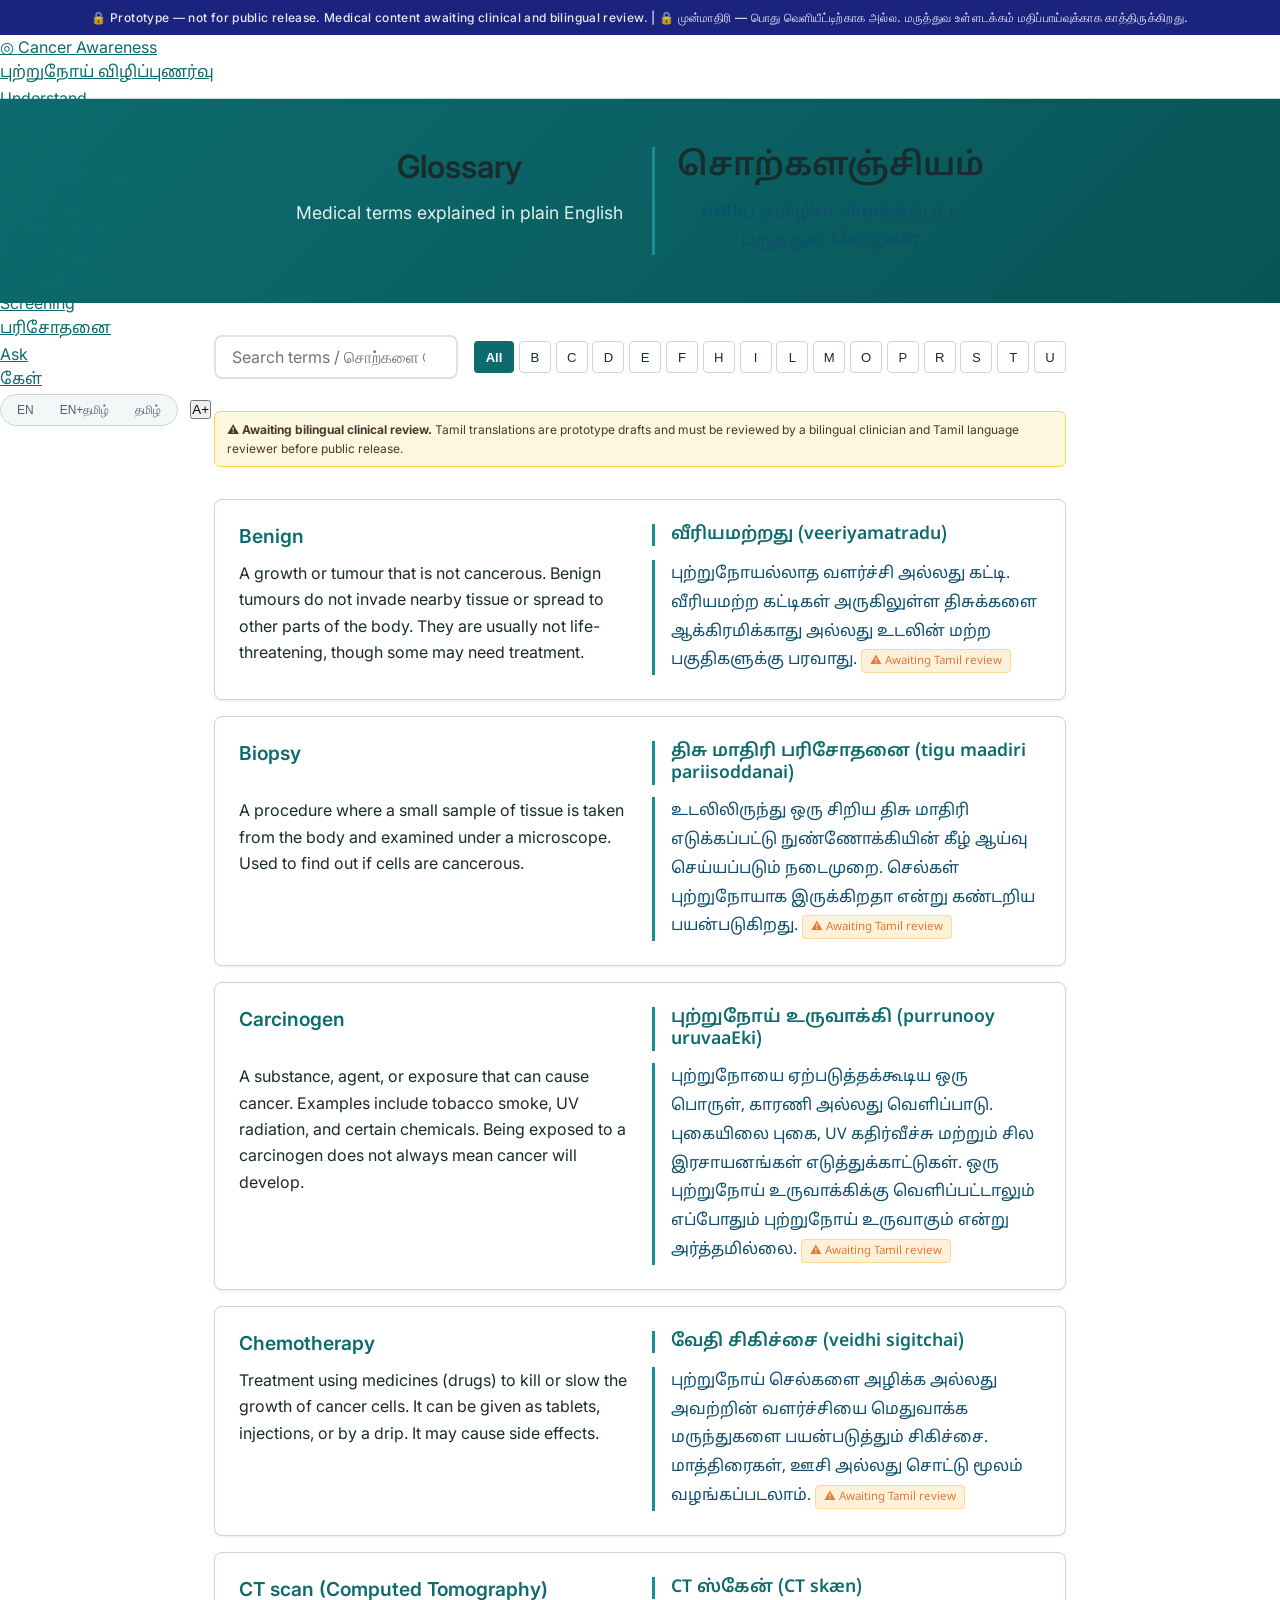
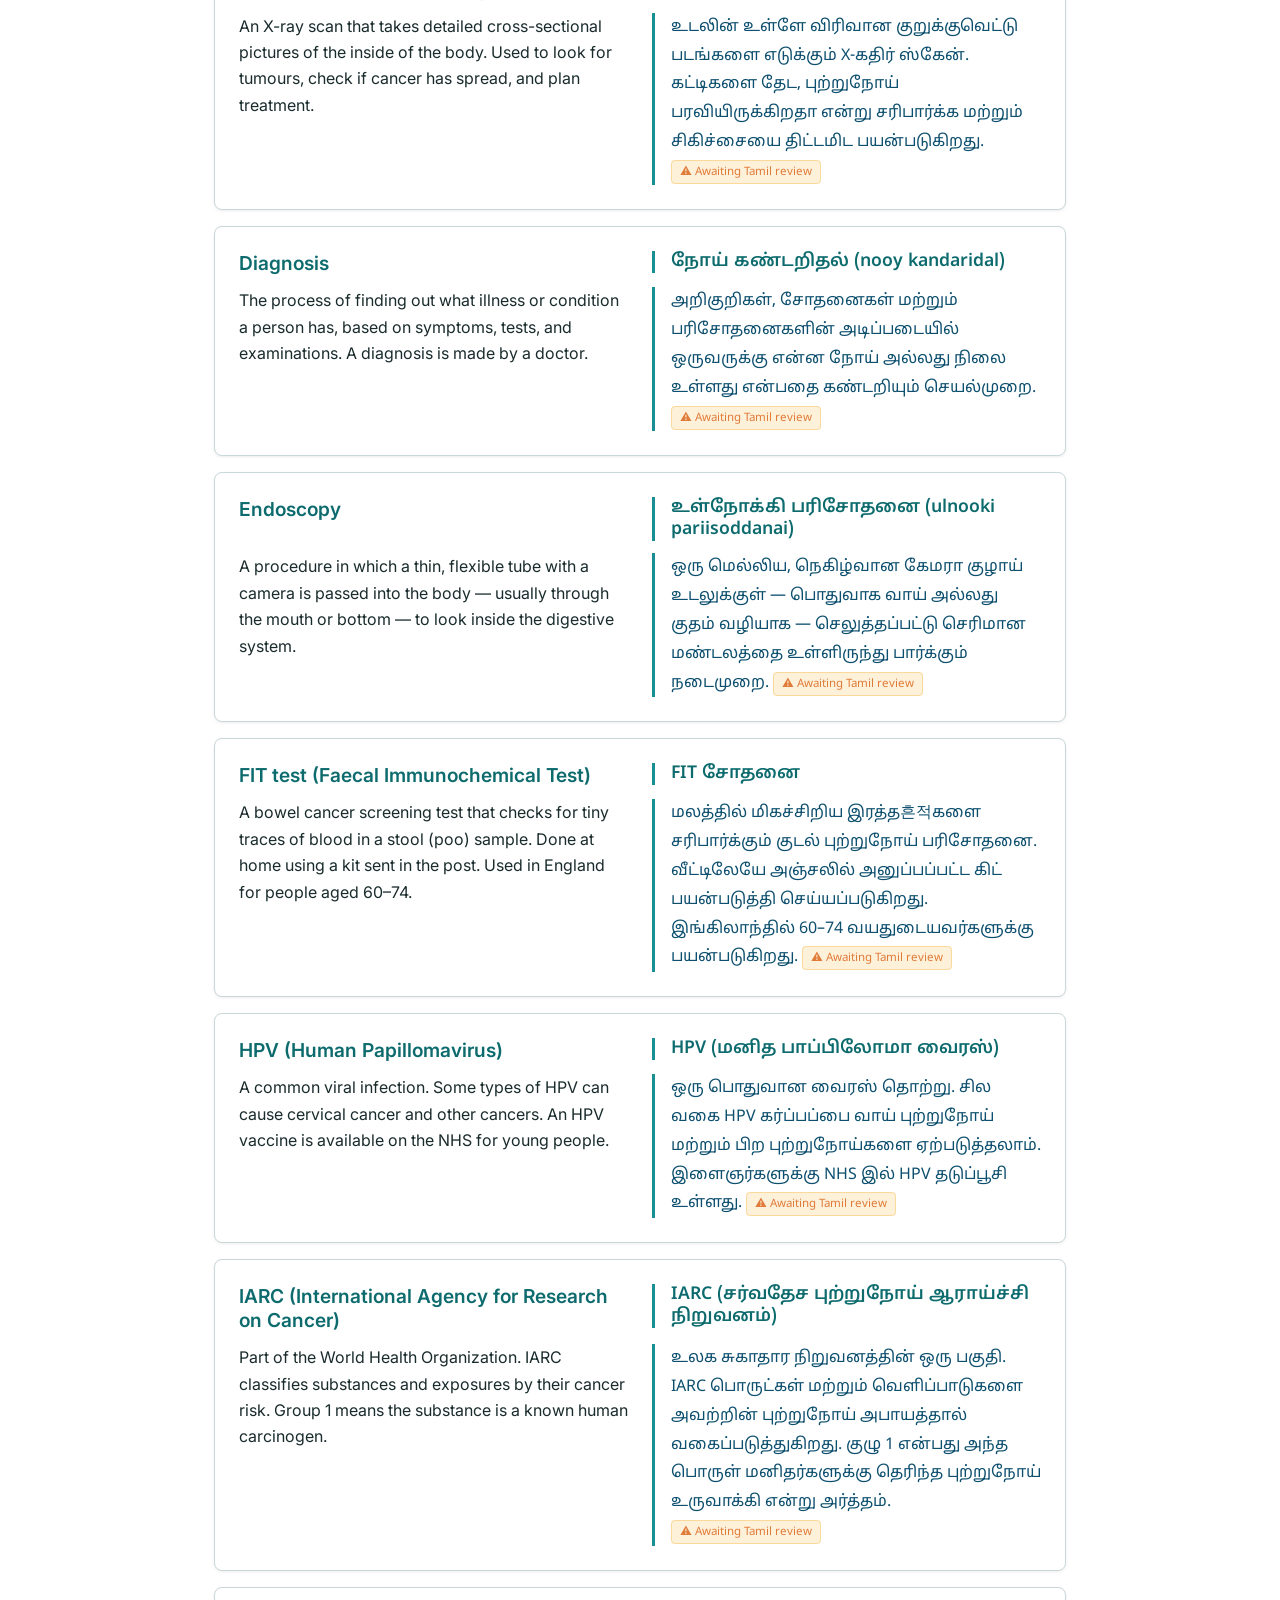
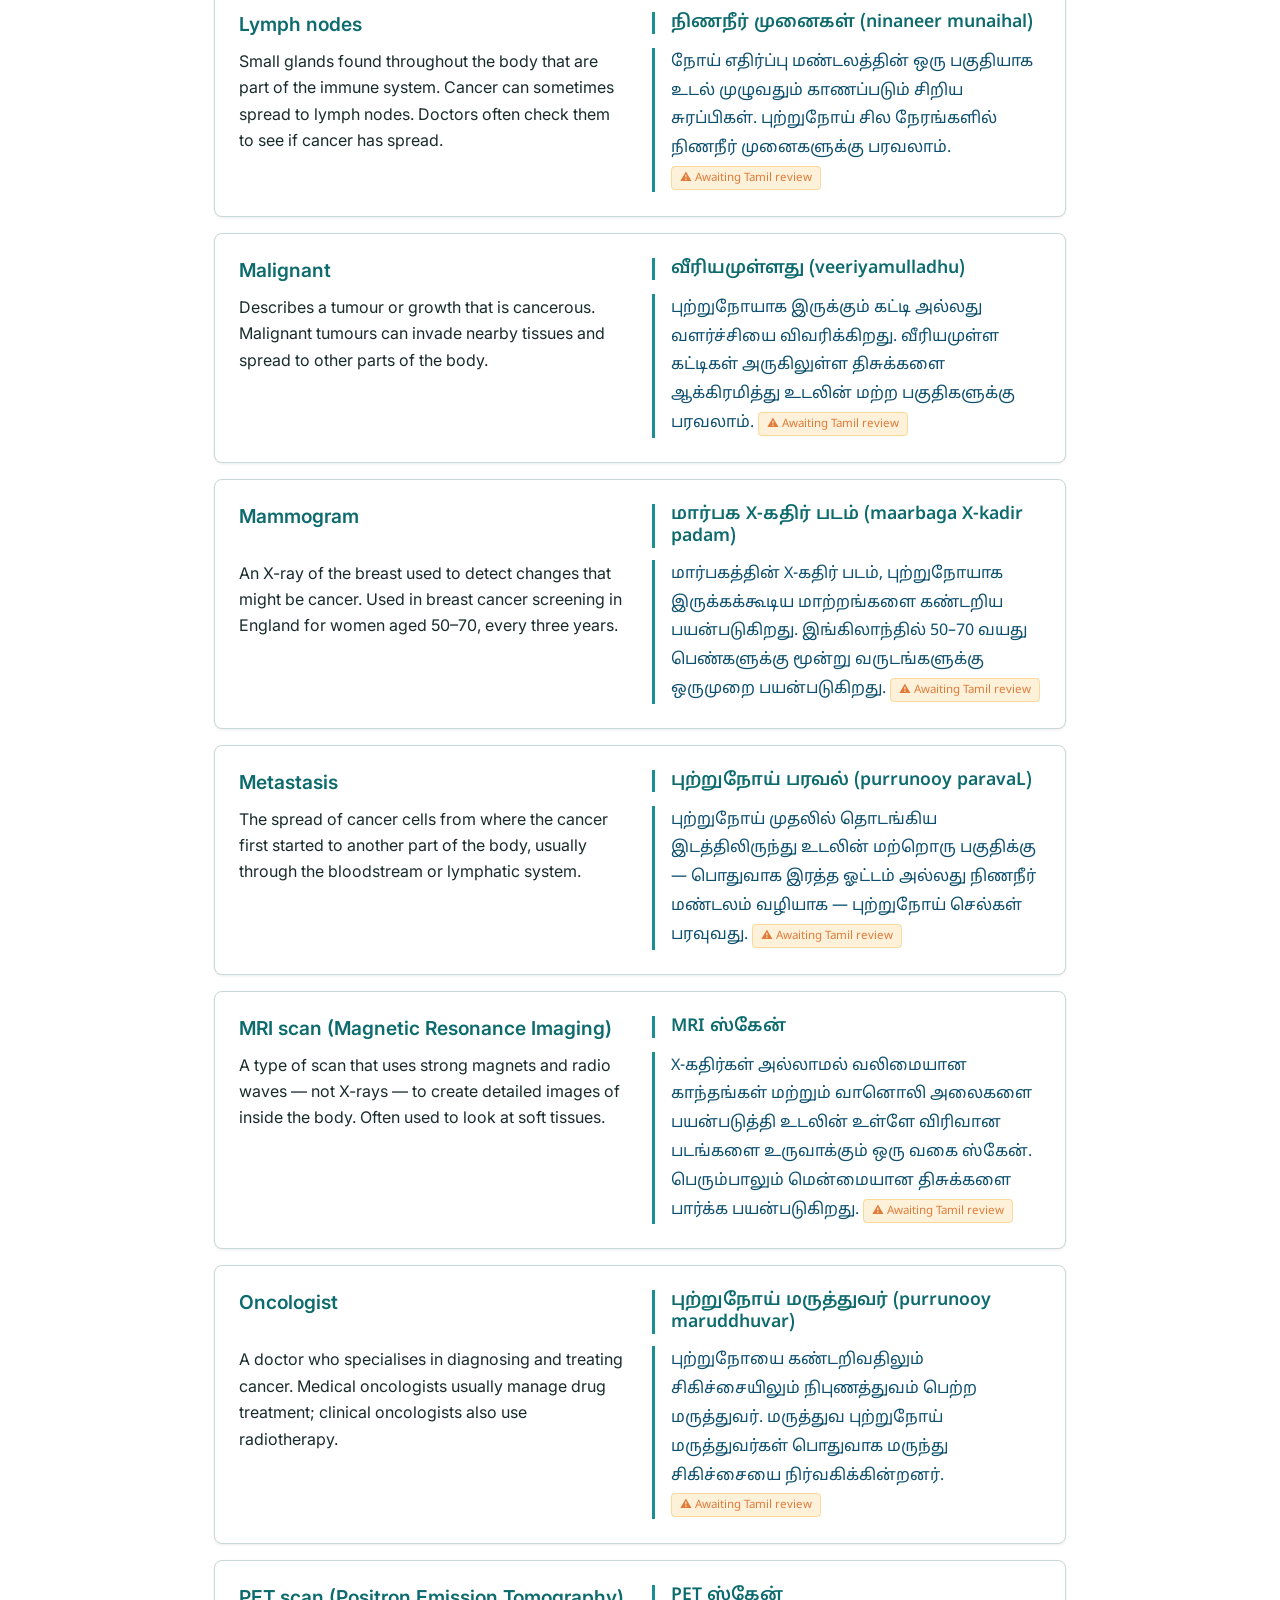
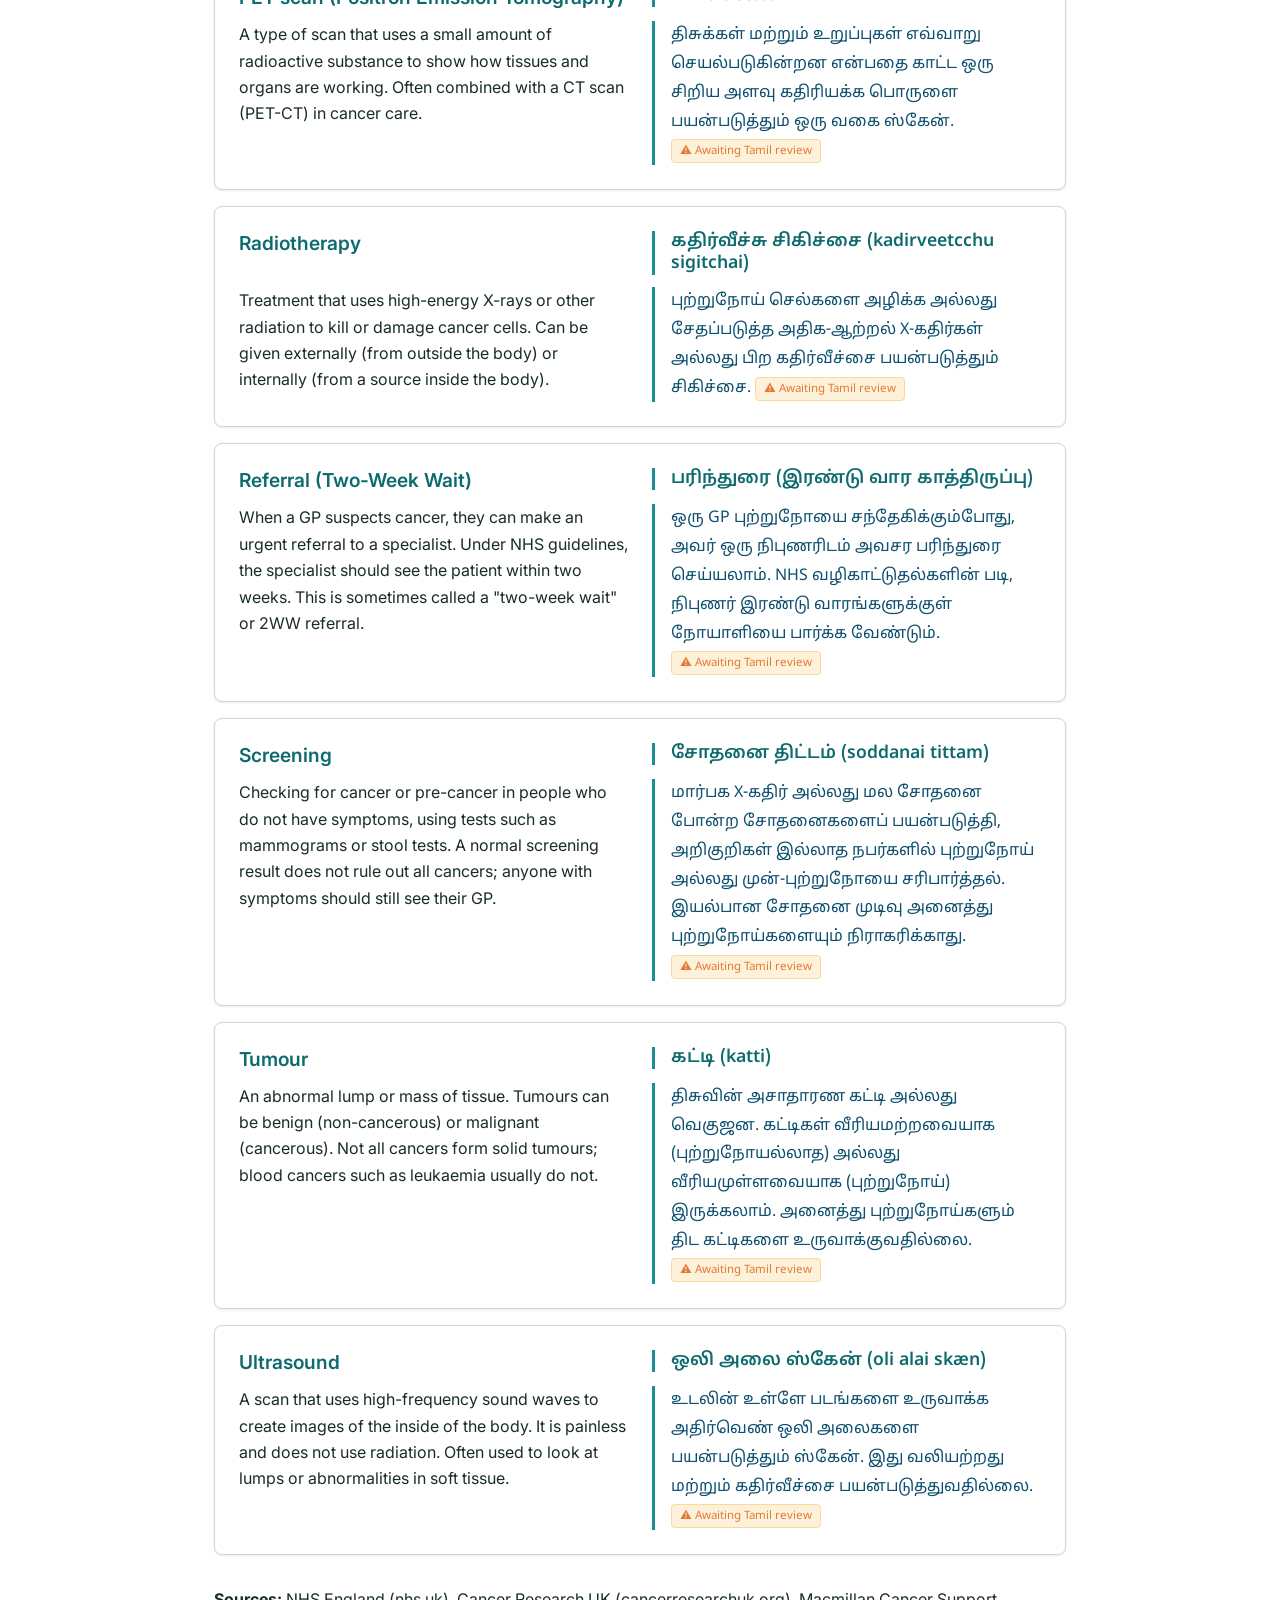
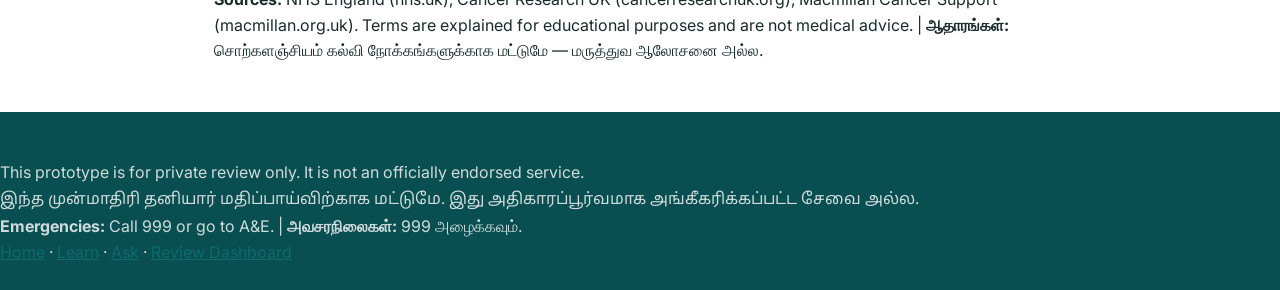
<file: pages/glossary.html>
<!DOCTYPE html>
<html lang="en" data-lang="both" data-text-size="normal">
<head>
<meta charset="UTF-8">
<meta name="viewport" content="width=device-width,initial-scale=1">
<title>Glossary / சொற்களஞ்சியம் — Cancer Awareness</title>
<link rel="preconnect" href="https://fonts.googleapis.com">
<link href="https://fonts.googleapis.com/css2?family=Inter:wght@400;500;600;700&family=Noto+Sans+Tamil:wght@400;500;600&display=swap" rel="stylesheet">
<link rel="stylesheet" href="../css/style.css">
</head>
<body>
<a href="#main-content" class="skip-link">Skip to main content</a>

<div class="prototype-notice" role="banner">
  🔒 Prototype — not for public release. Medical content awaiting clinical and bilingual review.
  | 🔒 முன்மாதிரி — பொது வெளியீட்டிற்காக அல்ல. மருத்துவ உள்ளடக்கம் மதிப்பாய்வுக்காக காத்திருக்கிறது.
</div>

<header class="site-header" role="banner">
  <a href="../index.html" class="logo-link" aria-label="Cancer Awareness — Home">
    <span class="logo-mark" aria-hidden="true">◎</span>
    <span class="logo-en">Cancer Awareness</span>
    <span class="logo-ta ta-only">புற்றுநோய் விழிப்புணர்வு</span>
  </a>
  <nav aria-label="Main navigation">
    <ul class="nav-links" role="list">
      <li><a href="../pages/understand.html"><span class="en-only">Understand</span><span class="ta-only">புரிந்துகொள்</span></a></li>
      <li><a href="../pages/body-map.html"><span class="en-only">Body Map</span><span class="ta-only">உடல் வரைபடம்</span></a></li>
      <li><a href="../pages/symptoms.html"><span class="en-only">Symptoms</span><span class="ta-only">அறிகுறிகள்</span></a></li>
      <li><a href="../pages/risk.html"><span class="en-only">Reduce Risk</span><span class="ta-only">அபாயம் குறைக்க</span></a></li>
      <li><a href="../pages/screening.html"><span class="en-only">Screening</span><span class="ta-only">பரிசோதனை</span></a></li>
      <li><a href="../pages/ask.html"><span class="en-only">Ask</span><span class="ta-only">கேள்</span></a></li>
    </ul>
  </nav>
  <div class="header-controls">
    <div class="lang-switcher" role="group" aria-label="Language / மொழி">
      <button class="lang-btn" data-lang="en" aria-pressed="false">EN</button>
      <button class="lang-btn" data-lang="both" aria-pressed="true">EN+தமிழ்</button>
      <button class="lang-btn" data-lang="ta" aria-pressed="false">தமிழ்</button>
    </div>
    <button class="text-size-btn" id="text-size-btn" aria-label="Increase text size">A+</button>
    <button class="nav-toggle" id="nav-toggle" aria-expanded="false" aria-controls="mobile-nav" aria-label="Open menu">☰</button>
  </div>
</header>

<main id="main-content">

<div class="page-hero" style="background:linear-gradient(135deg,#0D6B6E 0%,#085557 100%);color:white;padding:3rem 2rem;text-align:center">
  <div class="bilingual-pair" style="max-width:700px;margin:0 auto">
    <div class="bilingual-en">
      <h1 style="font-size:2rem;margin-bottom:.75rem">Glossary</h1>
      <p style="font-size:1.1rem;opacity:.9">Medical terms explained in plain English</p>
    </div>
    <div class="bilingual-ta">
      <h1 style="font-size:2rem;margin-bottom:.75rem;font-family:var(--font-ta)">சொற்களஞ்சியம்</h1>
      <p style="font-size:1.1rem;opacity:.9;font-family:var(--font-ta)">எளிய தமிழில் விளக்கப்பட்ட மருத்துவ சொற்கள்</p>
    </div>
  </div>
</div>

<!-- Search & filter -->
<div style="max-width:900px;margin:2rem auto;padding:0 1.5rem">
  <div style="display:flex;gap:1rem;flex-wrap:wrap;align-items:center;margin-bottom:2rem">
    <input type="search" id="glossary-search" placeholder="Search terms / சொற்களை தேடுங்கள்…"
      aria-label="Search glossary" autocomplete="off"
      style="flex:1;min-width:200px;font-size:1rem;padding:.6rem 1rem;border:2px solid #DEE2E6;border-radius:8px;font-family:inherit">
    <div role="group" aria-label="Filter by letter">
      <div id="alpha-filter" style="display:flex;flex-wrap:wrap;gap:.3rem"></div>
    </div>
  </div>

  <div class="review-notice" role="note" style="margin-bottom:2rem">
    ⚠️ <strong>Awaiting bilingual clinical review.</strong>
    Tamil translations are prototype drafts and must be reviewed by a bilingual clinician and Tamil language reviewer before public release.
  </div>

  <div id="glossary-list" role="list" aria-live="polite" aria-label="Glossary terms"></div>
  <p id="no-results" style="display:none;text-align:center;color:#6B7280;padding:2rem">
    No matching terms found. / பொருந்தும் சொற்கள் எதுவும் இல்லை.
  </p>
</div>

<div style="max-width:900px;margin:0 auto 3rem;padding:0 1.5rem">
  <div class="source-citation">
    <strong>Sources:</strong>
    NHS England (nhs.uk), Cancer Research UK (cancerresearchuk.org), Macmillan Cancer Support (macmillan.org.uk).
    Terms are explained for educational purposes and are not medical advice.
    | <strong>ஆதாரங்கள்:</strong> சொற்களஞ்சியம் கல்வி நோக்கங்களுக்காக மட்டுமே — மருத்துவ ஆலோசனை அல்ல.
  </div>
</div>

</main>

<footer class="site-footer">
  <div class="footer-inner">
    <p class="en-only">This prototype is for private review only. It is not an officially endorsed service.</p>
    <p class="ta-only" lang="ta">இந்த முன்மாதிரி தனியார் மதிப்பாய்விற்காக மட்டுமே. இது அதிகாரப்பூர்வமாக அங்கீகரிக்கப்பட்ட சேவை அல்ல.</p>
    <p><strong>Emergencies:</strong> Call 999 or go to A&amp;E. | <strong>அவசரநிலைகள்:</strong> 999 அழைக்கவும்.</p>
    <nav aria-label="Footer navigation">
      <a href="../index.html">Home</a> · <a href="understand.html">Learn</a> · <a href="ask.html">Ask</a> · <a href="../review/dashboard.html">Review Dashboard</a>
    </nav>
  </div>
</footer>

<script src="../js/app.js"></script>
<script>
// ---- Glossary data -------------------------------------------------------
const TERMS = [
  {
    en:'Benign',ta:'வீரியமற்றது (veeriyamatradu)',
    defEn:'A growth or tumour that is not cancerous. Benign tumours do not invade nearby tissue or spread to other parts of the body. They are usually not life-threatening, though some may need treatment.',
    defTa:'புற்றுநோயல்லாத வளர்ச்சி அல்லது கட்டி. வீரியமற்ற கட்டிகள் அருகிலுள்ள திசுக்களை ஆக்கிரமிக்காது அல்லது உடலின் மற்ற பகுதிகளுக்கு பரவாது.'
  },
  {
    en:'Biopsy',ta:'திசு மாதிரி பரிசோதனை (tigu maadiri pariisoddanai)',
    defEn:'A procedure where a small sample of tissue is taken from the body and examined under a microscope. Used to find out if cells are cancerous.',
    defTa:'உடலிலிருந்து ஒரு சிறிய திசு மாதிரி எடுக்கப்பட்டு நுண்ணோக்கியின் கீழ் ஆய்வு செய்யப்படும் நடைமுறை. செல்கள் புற்றுநோயாக இருக்கிறதா என்று கண்டறிய பயன்படுகிறது.'
  },
  {
    en:'Carcinogen',ta:'புற்றுநோய் உருவாக்கி (purrunooy uruvaaEki)',
    defEn:'A substance, agent, or exposure that can cause cancer. Examples include tobacco smoke, UV radiation, and certain chemicals. Being exposed to a carcinogen does not always mean cancer will develop.',
    defTa:'புற்றுநோயை ஏற்படுத்தக்கூடிய ஒரு பொருள், காரணி அல்லது வெளிப்பாடு. புகையிலை புகை, UV கதிர்வீச்சு மற்றும் சில இரசாயனங்கள் எடுத்துக்காட்டுகள். ஒரு புற்றுநோய் உருவாக்கிக்கு வெளிப்பட்டாலும் எப்போதும் புற்றுநோய் உருவாகும் என்று அர்த்தமில்லை.'
  },
  {
    en:'Chemotherapy',ta:'வேதி சிகிச்சை (veidhi sigitchai)',
    defEn:'Treatment using medicines (drugs) to kill or slow the growth of cancer cells. It can be given as tablets, injections, or by a drip. It may cause side effects.',
    defTa:'புற்றுநோய் செல்களை அழிக்க அல்லது அவற்றின் வளர்ச்சியை மெதுவாக்க மருந்துகளை பயன்படுத்தும் சிகிச்சை. மாத்திரைகள், ஊசி அல்லது சொட்டு மூலம் வழங்கப்படலாம்.'
  },
  {
    en:'CT scan (Computed Tomography)',ta:'CT ஸ்கேன் (CT skæn)',
    defEn:'An X-ray scan that takes detailed cross-sectional pictures of the inside of the body. Used to look for tumours, check if cancer has spread, and plan treatment.',
    defTa:'உடலின் உள்ளே விரிவான குறுக்குவெட்டு படங்களை எடுக்கும் X-கதிர் ஸ்கேன். கட்டிகளை தேட, புற்றுநோய் பரவியிருக்கிறதா என்று சரிபார்க்க மற்றும் சிகிச்சையை திட்டமிட பயன்படுகிறது.'
  },
  {
    en:'Diagnosis',ta:'நோய் கண்டறிதல் (nooy kandaridal)',
    defEn:'The process of finding out what illness or condition a person has, based on symptoms, tests, and examinations. A diagnosis is made by a doctor.',
    defTa:'அறிகுறிகள், சோதனைகள் மற்றும் பரிசோதனைகளின் அடிப்படையில் ஒருவருக்கு என்ன நோய் அல்லது நிலை உள்ளது என்பதை கண்டறியும் செயல்முறை.'
  },
  {
    en:'Endoscopy',ta:'உள்நோக்கி பரிசோதனை (ulnooki pariisoddanai)',
    defEn:'A procedure in which a thin, flexible tube with a camera is passed into the body — usually through the mouth or bottom — to look inside the digestive system.',
    defTa:'ஒரு மெல்லிய, நெகிழ்வான கேமரா குழாய் உடலுக்குள் — பொதுவாக வாய் அல்லது குதம் வழியாக — செலுத்தப்பட்டு செரிமான மண்டலத்தை உள்ளிருந்து பார்க்கும் நடைமுறை.'
  },
  {
    en:'FIT test (Faecal Immunochemical Test)',ta:'FIT சோதனை',
    defEn:'A bowel cancer screening test that checks for tiny traces of blood in a stool (poo) sample. Done at home using a kit sent in the post. Used in England for people aged 60–74.',
    defTa:'மலத்தில் மிகச்சிறிய இரத்த흔적களை சரிபார்க்கும் குடல் புற்றுநோய் பரிசோதனை. வீட்டிலேயே அஞ்சலில் அனுப்பப்பட்ட கிட் பயன்படுத்தி செய்யப்படுகிறது. இங்கிலாந்தில் 60–74 வயதுடையவர்களுக்கு பயன்படுகிறது.'
  },
  {
    en:'HPV (Human Papillomavirus)',ta:'HPV (மனித பாப்பிலோமா வைரஸ்)',
    defEn:'A common viral infection. Some types of HPV can cause cervical cancer and other cancers. An HPV vaccine is available on the NHS for young people.',
    defTa:'ஒரு பொதுவான வைரஸ் தொற்று. சில வகை HPV கர்ப்பப்பை வாய் புற்றுநோய் மற்றும் பிற புற்றுநோய்களை ஏற்படுத்தலாம். இளைஞர்களுக்கு NHS இல் HPV தடுப்பூசி உள்ளது.'
  },
  {
    en:'IARC (International Agency for Research on Cancer)',ta:'IARC (சர்வதேச புற்றுநோய் ஆராய்ச்சி நிறுவனம்)',
    defEn:'Part of the World Health Organization. IARC classifies substances and exposures by their cancer risk. Group 1 means the substance is a known human carcinogen.',
    defTa:'உலக சுகாதார நிறுவனத்தின் ஒரு பகுதி. IARC பொருட்கள் மற்றும் வெளிப்பாடுகளை அவற்றின் புற்றுநோய் அபாயத்தால் வகைப்படுத்துகிறது. குழு 1 என்பது அந்த பொருள் மனிதர்களுக்கு தெரிந்த புற்றுநோய் உருவாக்கி என்று அர்த்தம்.'
  },
  {
    en:'Lymph nodes',ta:'நிணநீர் முனைகள் (ninaneer munaihal)',
    defEn:'Small glands found throughout the body that are part of the immune system. Cancer can sometimes spread to lymph nodes. Doctors often check them to see if cancer has spread.',
    defTa:'நோய் எதிர்ப்பு மண்டலத்தின் ஒரு பகுதியாக உடல் முழுவதும் காணப்படும் சிறிய சுரப்பிகள். புற்றுநோய் சில நேரங்களில் நிணநீர் முனைகளுக்கு பரவலாம்.'
  },
  {
    en:'Malignant',ta:'வீரியமுள்ளது (veeriyamulladhu)',
    defEn:'Describes a tumour or growth that is cancerous. Malignant tumours can invade nearby tissues and spread to other parts of the body.',
    defTa:'புற்றுநோயாக இருக்கும் கட்டி அல்லது வளர்ச்சியை விவரிக்கிறது. வீரியமுள்ள கட்டிகள் அருகிலுள்ள திசுக்களை ஆக்கிரமித்து உடலின் மற்ற பகுதிகளுக்கு பரவலாம்.'
  },
  {
    en:'Mammogram',ta:'மார்பக X-கதிர் படம் (maarbaga X-kadir padam)',
    defEn:'An X-ray of the breast used to detect changes that might be cancer. Used in breast cancer screening in England for women aged 50–70, every three years.',
    defTa:'மார்பகத்தின் X-கதிர் படம், புற்றுநோயாக இருக்கக்கூடிய மாற்றங்களை கண்டறிய பயன்படுகிறது. இங்கிலாந்தில் 50–70 வயது பெண்களுக்கு மூன்று வருடங்களுக்கு ஒருமுறை பயன்படுகிறது.'
  },
  {
    en:'Metastasis',ta:'புற்றுநோய் பரவல் (purrunooy paravaL)',
    defEn:'The spread of cancer cells from where the cancer first started to another part of the body, usually through the bloodstream or lymphatic system.',
    defTa:'புற்றுநோய் முதலில் தொடங்கிய இடத்திலிருந்து உடலின் மற்றொரு பகுதிக்கு — பொதுவாக இரத்த ஓட்டம் அல்லது நிணநீர் மண்டலம் வழியாக — புற்றுநோய் செல்கள் பரவுவது.'
  },
  {
    en:'MRI scan (Magnetic Resonance Imaging)',ta:'MRI ஸ்கேன்',
    defEn:'A type of scan that uses strong magnets and radio waves — not X-rays — to create detailed images of inside the body. Often used to look at soft tissues.',
    defTa:'X-கதிர்கள் அல்லாமல் வலிமையான காந்தங்கள் மற்றும் வானொலி அலைகளை பயன்படுத்தி உடலின் உள்ளே விரிவான படங்களை உருவாக்கும் ஒரு வகை ஸ்கேன். பெரும்பாலும் மென்மையான திசுக்களை பார்க்க பயன்படுகிறது.'
  },
  {
    en:'Oncologist',ta:'புற்றுநோய் மருத்துவர் (purrunooy maruddhuvar)',
    defEn:'A doctor who specialises in diagnosing and treating cancer. Medical oncologists usually manage drug treatment; clinical oncologists also use radiotherapy.',
    defTa:'புற்றுநோயை கண்டறிவதிலும் சிகிச்சையிலும் நிபுணத்துவம் பெற்ற மருத்துவர். மருத்துவ புற்றுநோய் மருத்துவர்கள் பொதுவாக மருந்து சிகிச்சையை நிர்வகிக்கின்றனர்.'
  },
  {
    en:'PET scan (Positron Emission Tomography)',ta:'PET ஸ்கேன்',
    defEn:'A type of scan that uses a small amount of radioactive substance to show how tissues and organs are working. Often combined with a CT scan (PET-CT) in cancer care.',
    defTa:'திசுக்கள் மற்றும் உறுப்புகள் எவ்வாறு செயல்படுகின்றன என்பதை காட்ட ஒரு சிறிய அளவு கதிரியக்க பொருளை பயன்படுத்தும் ஒரு வகை ஸ்கேன்.'
  },
  {
    en:'Radiotherapy',ta:'கதிர்வீச்சு சிகிச்சை (kadirveetcchu sigitchai)',
    defEn:'Treatment that uses high-energy X-rays or other radiation to kill or damage cancer cells. Can be given externally (from outside the body) or internally (from a source inside the body).',
    defTa:'புற்றுநோய் செல்களை அழிக்க அல்லது சேதப்படுத்த அதிக-ஆற்றல் X-கதிர்கள் அல்லது பிற கதிர்வீச்சை பயன்படுத்தும் சிகிச்சை.'
  },
  {
    en:'Referral (Two-Week Wait)',ta:'பரிந்துரை (இரண்டு வார காத்திருப்பு)',
    defEn:'When a GP suspects cancer, they can make an urgent referral to a specialist. Under NHS guidelines, the specialist should see the patient within two weeks. This is sometimes called a "two-week wait" or 2WW referral.',
    defTa:'ஒரு GP புற்றுநோயை சந்தேகிக்கும்போது, அவர் ஒரு நிபுணரிடம் அவசர பரிந்துரை செய்யலாம். NHS வழிகாட்டுதல்களின் படி, நிபுணர் இரண்டு வாரங்களுக்குள் நோயாளியை பார்க்க வேண்டும்.'
  },
  {
    en:'Screening',ta:'சோதனை திட்டம் (soddanai tittam)',
    defEn:'Checking for cancer or pre-cancer in people who do not have symptoms, using tests such as mammograms or stool tests. A normal screening result does not rule out all cancers; anyone with symptoms should still see their GP.',
    defTa:'மார்பக X-கதிர் அல்லது மல சோதனை போன்ற சோதனைகளைப் பயன்படுத்தி, அறிகுறிகள் இல்லாத நபர்களில் புற்றுநோய் அல்லது முன்-புற்றுநோயை சரிபார்த்தல். இயல்பான சோதனை முடிவு அனைத்து புற்றுநோய்களையும் நிராகரிக்காது.'
  },
  {
    en:'Tumour',ta:'கட்டி (katti)',
    defEn:'An abnormal lump or mass of tissue. Tumours can be benign (non-cancerous) or malignant (cancerous). Not all cancers form solid tumours; blood cancers such as leukaemia usually do not.',
    defTa:'திசுவின் அசாதாரண கட்டி அல்லது வெகுஜன. கட்டிகள் வீரியமற்றவையாக (புற்றுநோயல்லாத) அல்லது வீரியமுள்ளவையாக (புற்றுநோய்) இருக்கலாம். அனைத்து புற்றுநோய்களும் திட கட்டிகளை உருவாக்குவதில்லை.'
  },
  {
    en:'Ultrasound',ta:'ஒலி அலை ஸ்கேன் (oli alai skæn)',
    defEn:'A scan that uses high-frequency sound waves to create images of the inside of the body. It is painless and does not use radiation. Often used to look at lumps or abnormalities in soft tissue.',
    defTa:'உடலின் உள்ளே படங்களை உருவாக்க அதிர்வெண் ஒலி அலைகளை பயன்படுத்தும் ஸ்கேன். இது வலியற்றது மற்றும் கதிர்வீச்சை பயன்படுத்துவதில்லை.'
  },
];

// ---- Render glossary -----------------------------------------------------
const list = document.getElementById('glossary-list');
const noResults = document.getElementById('no-results');
const alphaFilter = document.getElementById('alpha-filter');

// Alpha buttons
const letters = [...new Set(TERMS.map(t=>t.en[0].toUpperCase()))].sort();
letters.forEach(l=>{
  const btn = document.createElement('button');
  btn.textContent = l;
  btn.setAttribute('aria-label', `Filter by letter ${l}`);
  btn.className='glossary-filter-btn'; btn.style.cssText='min-width:2rem;min-height:2rem;padding:.25rem .5rem;border:1px solid var(--clr-border);border-radius:4px;background:var(--clr-surface);color:var(--clr-text-primary);cursor:pointer;font-size:.82rem;font-weight:500';
  btn.addEventListener('click', ()=>{
    document.getElementById('glossary-search').value = '';
    renderGlossary(l);
    document.querySelectorAll('#alpha-filter button').forEach(b=>b.setAttribute('aria-pressed','false'));
    btn.setAttribute('aria-pressed','true');
  });
  alphaFilter.appendChild(btn);
});
// All button
const allBtn = document.createElement('button');
allBtn.textContent='All';
allBtn.setAttribute('aria-label','Show all terms');
allBtn.style.cssText='min-width:2.5rem;min-height:2rem;padding:.25rem .6rem;border:2px solid var(--clr-primary);border-radius:4px;background:var(--clr-primary);color:white;cursor:pointer;font-size:.82rem;font-weight:600';
allBtn.addEventListener('click', ()=>{
  document.getElementById('glossary-search').value = '';
  renderGlossary('');
  document.querySelectorAll('#alpha-filter button').forEach(b=>b.setAttribute('aria-pressed','false'));
  allBtn.setAttribute('aria-pressed','true');
});
alphaFilter.prepend(allBtn);

function renderGlossary(filter='') {
  list.innerHTML = '';
  const query = filter.length === 1
    ? TERMS.filter(t => t.en[0].toUpperCase() === filter)
    : TERMS.filter(t => {
        if (!filter) return true;
        const q = filter.toLowerCase();
        return t.en.toLowerCase().includes(q) || t.ta.toLowerCase().includes(q)
            || t.defEn.toLowerCase().includes(q) || t.defTa.toLowerCase().includes(q);
      });
  if (!query.length) { noResults.style.display='block'; return; }
  noResults.style.display='none';
  query.forEach(term => {
    const card = document.createElement('div');
    card.role = 'listitem';
    card.className='glossary-card-item'; card.style.cssText='border:1px solid var(--clr-border);border-radius:8px;padding:1.5rem;margin-bottom:1rem;background:var(--clr-surface);box-shadow:0 1px 3px rgba(0,0,0,.08)';
    card.innerHTML = `
      <div class="bilingual-pair" style="margin-bottom:.75rem">
        <div class="bilingual-en">
          <h2 class="en-only" style="font-size:1.2rem;color:var(--clr-primary);margin:0">${term.en}</h2>
        </div>
        <div class="bilingual-ta">
          <h2 class="ta-only" style="font-size:1.1rem;color:var(--clr-primary);margin:0;font-family:var(--font-ta)">${term.ta}</h2>
        </div>
      </div>
      <div class="bilingual-pair">
        <div class="bilingual-en">
          <p class="en-only" style="line-height:1.65">${term.defEn}</p>
        </div>
        <div class="bilingual-ta">
          <p class="ta-only" style="font-family:var(--font-ta);line-height:1.8">${term.defTa} <span style="font-size:.72rem;background:rgba(245,158,11,0.15);color:var(--clr-accent);padding:.25rem .5rem;border-radius:4px;white-space:nowrap;border:1px solid rgba(245,158,11,0.3)">⚠️ Awaiting Tamil review</span></p>
        </div>
      </div>
    `;
    list.appendChild(card);
  });
  // Apply current language visibility
  if(window.CA) window.CA.LangManager.set(window.CA.LangManager.get());
}

renderGlossary('');

// Search
document.getElementById('glossary-search').addEventListener('input', e=>{
  renderGlossary(e.target.value.trim());
  document.querySelectorAll('#alpha-filter button').forEach(b=>b.setAttribute('aria-pressed','false'));
  allBtn.setAttribute('aria-pressed', e.target.value.trim() === '' ? 'true' : 'false');
});
</script>

<!-- Mobile bottom nav -->
<nav class="mobile-bottom-nav" aria-label="Quick navigation">
  <div class="mobile-bottom-nav-inner">
    <a href="../index.html" class="mobile-nav-item" aria-label="Home">
      <svg viewBox="0 0 24 24" fill="none" stroke="currentColor" stroke-width="2" aria-hidden="true"><path d="M3 9l9-7 9 7v11a2 2 0 01-2 2H5a2 2 0 01-2-2z"/></svg>
      <span>Home</span>
    </a>
    <a href="body-map.html" class="mobile-nav-item" aria-label="Body map">
      <svg viewBox="0 0 24 24" fill="none" stroke="currentColor" stroke-width="2" aria-hidden="true"><circle cx="12" cy="6" r="3"/><path d="M12 9v6m-4 3h8"/></svg>
      <span>Body</span>
    </a>
    <a href="symptoms.html" class="mobile-nav-item" aria-label="Symptoms">
      <svg viewBox="0 0 24 24" fill="none" stroke="currentColor" stroke-width="2" aria-hidden="true"><path d="M12 2v20M2 12h20"/></svg>
      <span>Symptoms</span>
    </a>
    <a href="ask.html" class="mobile-nav-item" aria-label="Ask">
      <svg viewBox="0 0 24 24" fill="none" stroke="currentColor" stroke-width="2" aria-hidden="true"><path d="M21 15a2 2 0 01-2 2H7l-4 4V5a2 2 0 012-2h14a2 2 0 012 2z"/></svg>
      <span>Ask</span>
    </a>
  </div>
</nav>
</body>
</html>
</file>
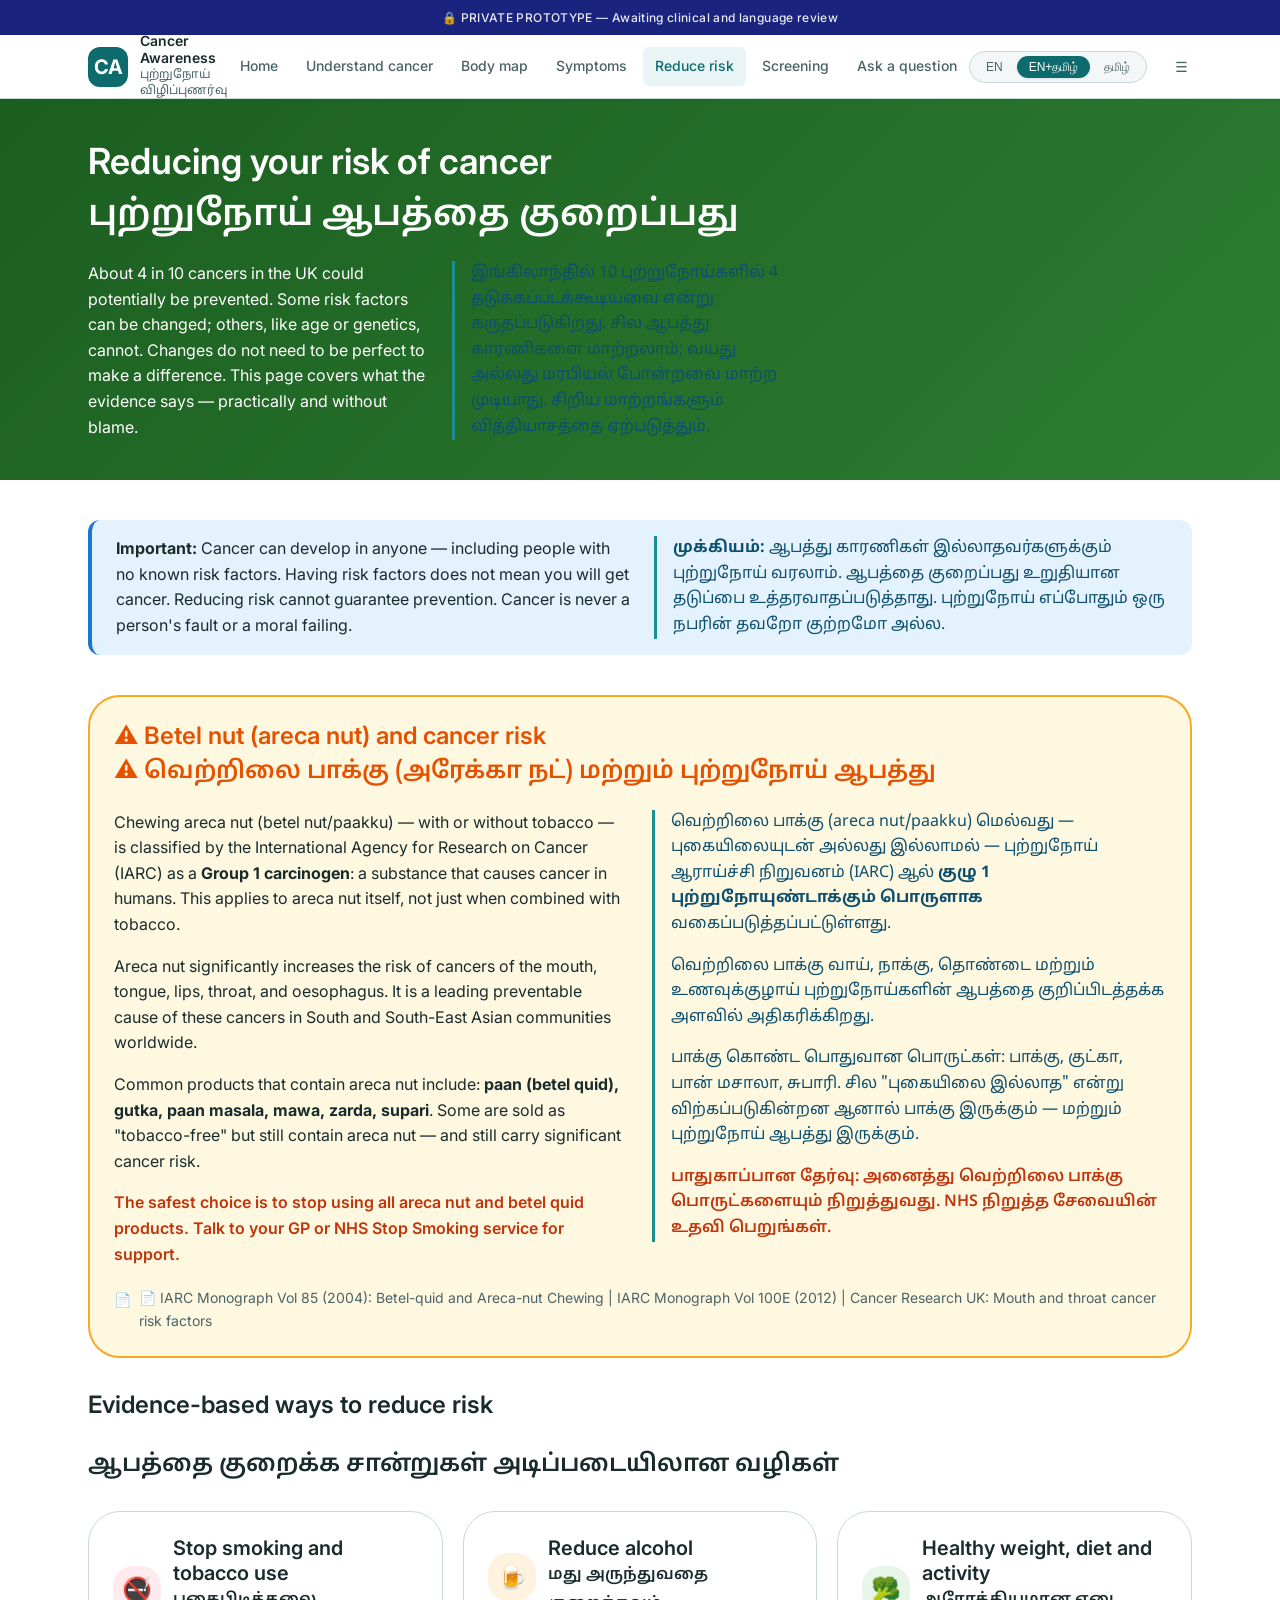
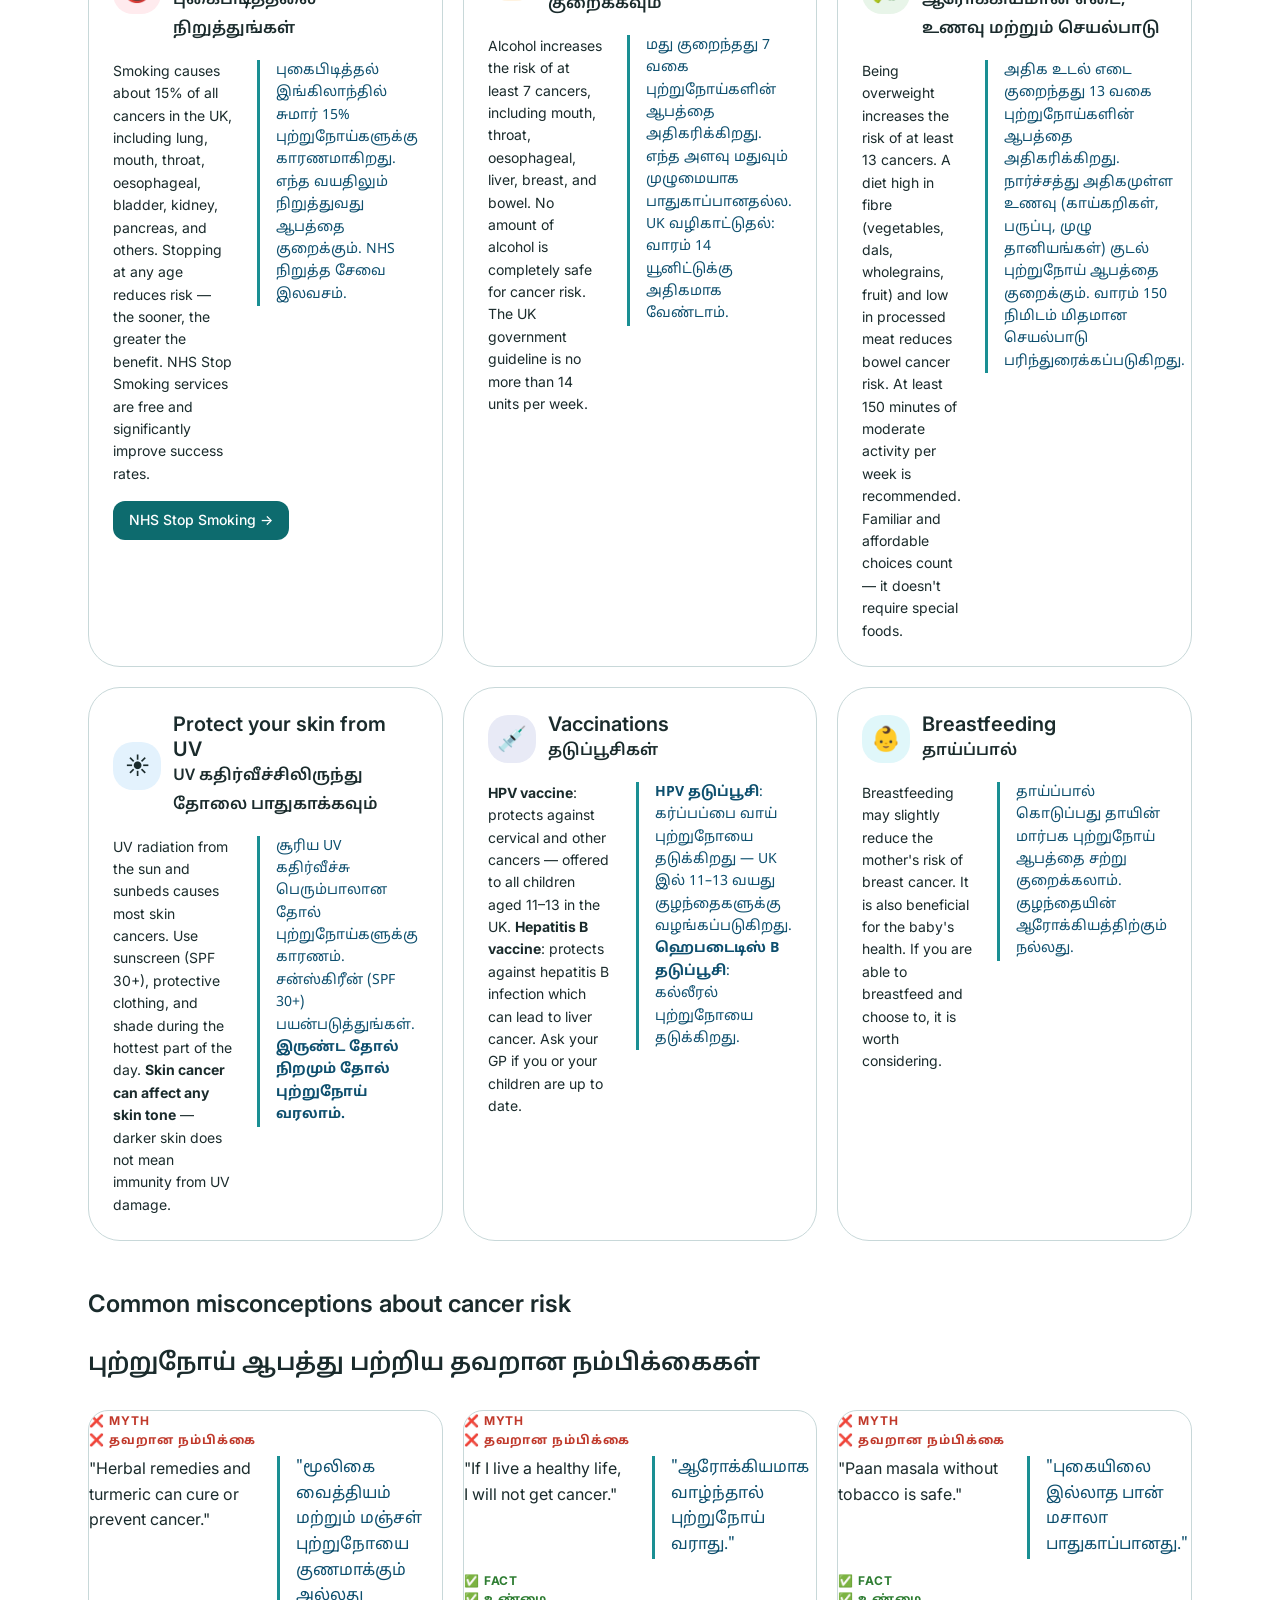
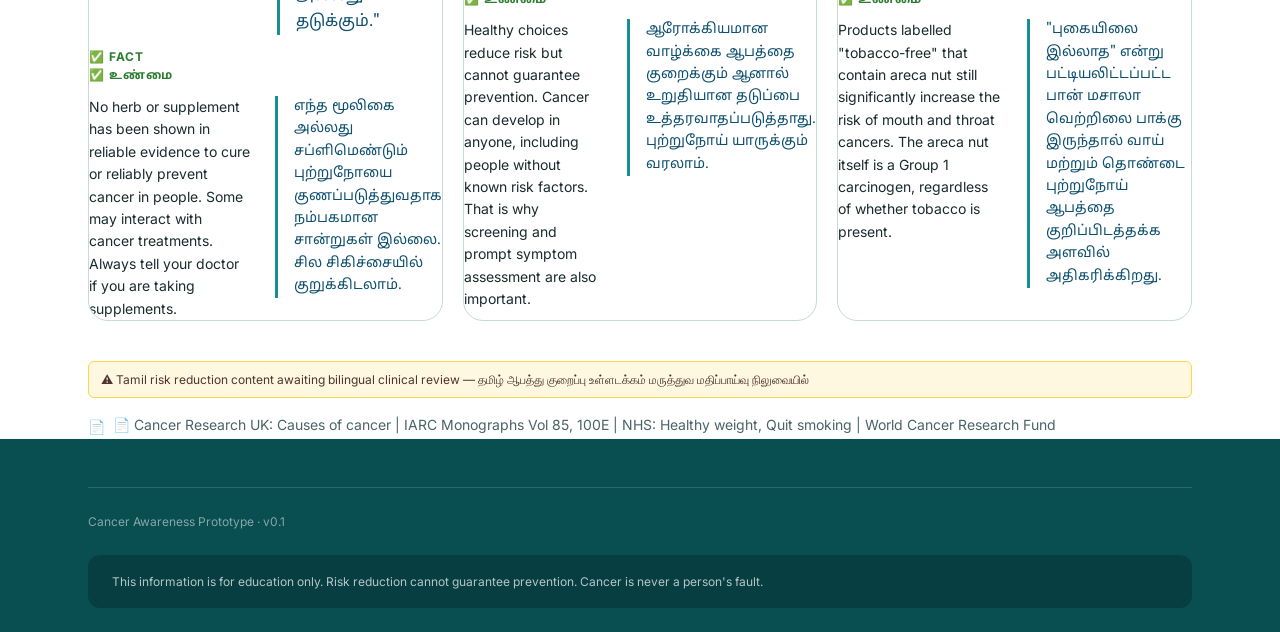
<file: pages/risk.html>
<!DOCTYPE html>
<html lang="en" data-lang="both">
<head>
  <meta charset="UTF-8">
  <meta name="viewport" content="width=device-width, initial-scale=1.0">
  <title>Reduce Your Risk | ஆபத்தை குறையுங்கள் — Cancer Awareness</title>
  <link rel="stylesheet" href="../css/style.css">
  <style>
    .risk-section { margin-bottom: var(--sp-12); }
    .risk-cards { display: grid; grid-template-columns: repeat(auto-fill, minmax(17rem, 1fr)); gap: var(--sp-5); margin: var(--sp-6) 0; }
    .risk-card { background: var(--clr-surface); border: 1px solid var(--clr-border); border-radius: var(--radius-xl); padding: var(--sp-6); }
    .risk-card-header { display: flex; align-items: center; gap: var(--sp-3); margin-bottom: var(--sp-4); }
    .risk-icon { width: 3rem; height: 3rem; border-radius: var(--radius-lg); display: flex; align-items: center; justify-content: center; font-size: 1.5rem; flex-shrink: 0; }
    .betel-warning { background: #FFF8E1; border: 2px solid #F9A825; border-radius: var(--radius-xl); padding: var(--sp-6); margin: var(--sp-8) 0; }
    /* moved to style.css */
  </style>
</head>
<body>
<a href="#main" class="skip-link">Skip to main content</a>
<div class="prototype-notice">🔒 PRIVATE PROTOTYPE — Awaiting clinical and language review</div>

<header class="site-header">
  <div class="header-inner">
    <a href="../index.html" class="site-logo">
      <div class="logo-icon" aria-hidden="true">CA</div>
      <div>
        <div class="logo-text-en">Cancer Awareness</div>
        <div class="logo-text-ta">புற்றுநோய் விழிப்புணர்வு</div>
      </div>
    </a>
    <nav class="main-nav" id="main-nav" aria-label="Main navigation">
      <a href="../index.html" class="nav-link">Home</a>
      <a href="understand.html" class="nav-link">Understand cancer</a>
      <a href="body-map.html" class="nav-link">Body map</a>
      <a href="symptoms.html" class="nav-link">Symptoms</a>
      <a href="risk.html" class="nav-link active">Reduce risk</a>
      <a href="screening.html" class="nav-link">Screening</a>
      <a href="ask.html" class="nav-link">Ask a question</a>
    </nav>
    <div class="header-controls">
      <div class="lang-switcher" role="group" aria-label="Language display mode">
        <button class="lang-btn" data-lang-btn="en">EN</button>
        <button class="lang-btn active" data-lang-btn="both">EN+தமிழ்</button>
        <button class="lang-btn" data-lang-btn="ta">தமிழ்</button>
      </div>
      <button class="nav-toggle btn btn-ghost btn-sm" id="nav-toggle" aria-expanded="false" aria-controls="main-nav">☰</button>
    </div>
  </div>
</header>

<main id="main" tabindex="-1">

  <div style="background:linear-gradient(135deg,#1B5E20,#2E7D32);color:white;padding:var(--sp-10) 0">
    <div class="container">
      <h1 style="color:white;font-size:clamp(var(--text-2xl),4vw,var(--text-3xl));margin-bottom:var(--sp-3)">
        <span class="en-only">Reducing your risk of cancer</span>
        <span class="ta-only ta">புற்றுநோய் ஆபத்தை குறைப்பது</span>
      </h1>
      <div class="bilingual-pair" style="max-width:44rem">
        <p class="bilingual-en">About 4 in 10 cancers in the UK could potentially be prevented. Some risk factors can be changed; others, like age or genetics, cannot. Changes do not need to be perfect to make a difference. This page covers what the evidence says — practically and without blame.</p>
        <p class="bilingual-ta">இங்கிலாந்தில் 10 புற்றுநோய்களில் 4 தடுக்கப்படக்கூடியவை என்று கருதப்படுகிறது. சில ஆபத்து காரணிகளை மாற்றலாம்; வயது அல்லது மரபியல் போன்றவை மாற்ற முடியாது. சிறிய மாற்றங்களும் வித்தியாசத்தை ஏற்படுத்தும்.</p>
      </div>
    </div>
  </div>

  <div class="container" style="padding-top:var(--sp-10)">

    <div class="info-box info-box-info" style="margin-bottom:var(--sp-10)">
      <div class="bilingual-pair">
        <div class="bilingual-en"><strong>Important:</strong> Cancer can develop in anyone — including people with no known risk factors. Having risk factors does not mean you will get cancer. Reducing risk cannot guarantee prevention. Cancer is never a person's fault or a moral failing.</div>
        <div class="bilingual-ta"><strong>முக்கியம்:</strong> ஆபத்து காரணிகள் இல்லாதவர்களுக்கும் புற்றுநோய் வரலாம். ஆபத்தை குறைப்பது உறுதியான தடுப்பை உத்தரவாதப்படுத்தாது. புற்றுநோய் எப்போதும் ஒரு நபரின் தவறோ குற்றமோ அல்ல.</div>
      </div>
    </div>

    <!-- BETEL NUT SECTION — culturally specific, evidence-based -->
    <div class="betel-warning" role="note" aria-label="Important information about betel nut">
      <h2 style="color:#E65100;margin-bottom:var(--sp-4);font-size:var(--text-xl)">
        <span class="en-only">⚠️ Betel nut (areca nut) and cancer risk</span>
        <span class="ta-only ta" style="font-family:var(--font-ta)">⚠️ வெற்றிலை பாக்கு (அரேக்கா நட்) மற்றும் புற்றுநோய் ஆபத்து</span>
      </h2>
      <div class="bilingual-pair">
        <div class="bilingual-en">
          <p>Chewing areca nut (betel nut/paakku) — with or without tobacco — is classified by the International Agency for Research on Cancer (IARC) as a <strong>Group 1 carcinogen</strong>: a substance that causes cancer in humans. This applies to areca nut itself, not just when combined with tobacco.</p>
          <p style="margin-top:var(--sp-4)">Areca nut significantly increases the risk of cancers of the mouth, tongue, lips, throat, and oesophagus. It is a leading preventable cause of these cancers in South and South-East Asian communities worldwide.</p>
          <p style="margin-top:var(--sp-4)">Common products that contain areca nut include: <strong>paan (betel quid), gutka, paan masala, mawa, zarda, supari</strong>. Some are sold as "tobacco-free" but still contain areca nut — and still carry significant cancer risk.</p>
          <p style="margin-top:var(--sp-4);font-weight:600;color:#BF360C">The safest choice is to stop using all areca nut and betel quid products. Talk to your GP or NHS Stop Smoking service for support.</p>
        </div>
        <div class="bilingual-ta">
          <p>வெற்றிலை பாக்கு (areca nut/paakku) மெல்வது — புகையிலையுடன் அல்லது இல்லாமல் — புற்றுநோய் ஆராய்ச்சி நிறுவனம் (IARC) ஆல் <strong>குழு 1 புற்றுநோயுண்டாக்கும் பொருளாக</strong> வகைப்படுத்தப்பட்டுள்ளது.</p>
          <p style="margin-top:var(--sp-4)">வெற்றிலை பாக்கு வாய், நாக்கு, தொண்டை மற்றும் உணவுக்குழாய் புற்றுநோய்களின் ஆபத்தை குறிப்பிடத்தக்க அளவில் அதிகரிக்கிறது.</p>
          <p style="margin-top:var(--sp-4)">பாக்கு கொண்ட பொதுவான பொருட்கள்: பாக்கு, குட்கா, பான் மசாலா, சுபாரி. சில "புகையிலை இல்லாத" என்று விற்கப்படுகின்றன ஆனால் பாக்கு இருக்கும் — மற்றும் புற்றுநோய் ஆபத்து இருக்கும்.</p>
          <p style="margin-top:var(--sp-4);font-weight:600;color:#BF360C">பாதுகாப்பான தேர்வு: அனைத்து வெற்றிலை பாக்கு பொருட்களையும் நிறுத்துவது. NHS நிறுத்த சேவையின் உதவி பெறுங்கள்.</p>
        </div>
      </div>
      <div class="source-list" style="margin-top:var(--sp-5)">
        <p class="source-item">📄 IARC Monograph Vol 85 (2004): Betel-quid and Areca-nut Chewing | IARC Monograph Vol 100E (2012) | Cancer Research UK: Mouth and throat cancer risk factors</p>
      </div>
    </div>

    <!-- MAIN RISK REDUCTION CARDS -->
    <div class="risk-section">
      <h2 class="en-only" style="margin-bottom:var(--sp-6)">Evidence-based ways to reduce risk</h2>
      <h2 class="ta-only ta" style="margin-bottom:var(--sp-6);font-family:var(--font-ta)">ஆபத்தை குறைக்க சான்றுகள் அடிப்படையிலான வழிகள்</h2>

      <div class="risk-cards">

        <div class="risk-card">
          <div class="risk-card-header">
            <div class="risk-icon" style="background:#FFEBEE"><span aria-hidden="true">🚭</span></div>
            <div>
              <h3 class="en-only" style="font-size:var(--text-lg)">Stop smoking and tobacco use</h3>
              <h3 class="ta-only ta" style="font-size:var(--text-base);font-family:var(--font-ta)">புகைபிடித்தலை நிறுத்துங்கள்</h3>
            </div>
          </div>
          <div class="bilingual-pair">
            <p class="bilingual-en text-sm">Smoking causes about 15% of all cancers in the UK, including lung, mouth, throat, oesophageal, bladder, kidney, pancreas, and others. Stopping at any age reduces risk — the sooner, the greater the benefit. NHS Stop Smoking services are free and significantly improve success rates.</p>
            <p class="bilingual-ta text-sm">புகைபிடித்தல் இங்கிலாந்தில் சுமார் 15% புற்றுநோய்களுக்கு காரணமாகிறது. எந்த வயதிலும் நிறுத்துவது ஆபத்தை குறைக்கும். NHS நிறுத்த சேவை இலவசம்.</p>
          </div>
          <div style="margin-top:var(--sp-4)"><a href="https://www.nhs.uk/live-well/quit-smoking/" target="_blank" class="btn btn-primary btn-sm" style="font-size:var(--text-sm)">NHS Stop Smoking →</a></div>
        </div>

        <div class="risk-card">
          <div class="risk-card-header">
            <div class="risk-icon" style="background:#FFF3E0"><span aria-hidden="true">🍺</span></div>
            <div>
              <h3 class="en-only" style="font-size:var(--text-lg)">Reduce alcohol</h3>
              <h3 class="ta-only ta" style="font-size:var(--text-base);font-family:var(--font-ta)">மது அருந்துவதை குறைக்கவும்</h3>
            </div>
          </div>
          <div class="bilingual-pair">
            <p class="bilingual-en text-sm">Alcohol increases the risk of at least 7 cancers, including mouth, throat, oesophageal, liver, breast, and bowel. No amount of alcohol is completely safe for cancer risk. The UK government guideline is no more than 14 units per week.</p>
            <p class="bilingual-ta text-sm">மது குறைந்தது 7 வகை புற்றுநோய்களின் ஆபத்தை அதிகரிக்கிறது. எந்த அளவு மதுவும் முழுமையாக பாதுகாப்பானதல்ல. UK வழிகாட்டுதல்: வாரம் 14 யூனிட்டுக்கு அதிகமாக வேண்டாம்.</p>
          </div>
        </div>

        <div class="risk-card">
          <div class="risk-card-header">
            <div class="risk-icon" style="background:#E8F5E9"><span aria-hidden="true">🥦</span></div>
            <div>
              <h3 class="en-only" style="font-size:var(--text-lg)">Healthy weight, diet and activity</h3>
              <h3 class="ta-only ta" style="font-size:var(--text-base);font-family:var(--font-ta)">ஆரோக்கியமான எடை, உணவு மற்றும் செயல்பாடு</h3>
            </div>
          </div>
          <div class="bilingual-pair">
            <p class="bilingual-en text-sm">Being overweight increases the risk of at least 13 cancers. A diet high in fibre (vegetables, dals, wholegrains, fruit) and low in processed meat reduces bowel cancer risk. At least 150 minutes of moderate activity per week is recommended. Familiar and affordable choices count — it doesn't require special foods.</p>
            <p class="bilingual-ta text-sm">அதிக உடல் எடை குறைந்தது 13 வகை புற்றுநோய்களின் ஆபத்தை அதிகரிக்கிறது. நார்ச்சத்து அதிகமுள்ள உணவு (காய்கறிகள், பருப்பு, முழு தானியங்கள்) குடல் புற்றுநோய் ஆபத்தை குறைக்கும். வாரம் 150 நிமிடம் மிதமான செயல்பாடு பரிந்துரைக்கப்படுகிறது.</p>
          </div>
        </div>

        <div class="risk-card">
          <div class="risk-card-header">
            <div class="risk-icon" style="background:#E3F2FD"><span aria-hidden="true">☀️</span></div>
            <div>
              <h3 class="en-only" style="font-size:var(--text-lg)">Protect your skin from UV</h3>
              <h3 class="ta-only ta" style="font-size:var(--text-base);font-family:var(--font-ta)">UV கதிர்வீச்சிலிருந்து தோலை பாதுகாக்கவும்</h3>
            </div>
          </div>
          <div class="bilingual-pair">
            <p class="bilingual-en text-sm">UV radiation from the sun and sunbeds causes most skin cancers. Use sunscreen (SPF 30+), protective clothing, and shade during the hottest part of the day. <strong>Skin cancer can affect any skin tone</strong> — darker skin does not mean immunity from UV damage.</p>
            <p class="bilingual-ta text-sm">சூரிய UV கதிர்வீச்சு பெரும்பாலான தோல் புற்றுநோய்களுக்கு காரணம். சன்ஸ்கிரீன் (SPF 30+) பயன்படுத்துங்கள். <strong>இருண்ட தோல் நிறமும் தோல் புற்றுநோய் வரலாம்.</strong></p>
          </div>
        </div>

        <div class="risk-card">
          <div class="risk-card-header">
            <div class="risk-icon" style="background:#E8EAF6"><span aria-hidden="true">💉</span></div>
            <div>
              <h3 class="en-only" style="font-size:var(--text-lg)">Vaccinations</h3>
              <h3 class="ta-only ta" style="font-size:var(--text-base);font-family:var(--font-ta)">தடுப்பூசிகள்</h3>
            </div>
          </div>
          <div class="bilingual-pair">
            <p class="bilingual-en text-sm"><strong>HPV vaccine</strong>: protects against cervical and other cancers — offered to all children aged 11–13 in the UK. <strong>Hepatitis B vaccine</strong>: protects against hepatitis B infection which can lead to liver cancer. Ask your GP if you or your children are up to date.</p>
            <p class="bilingual-ta text-sm"><strong>HPV தடுப்பூசி</strong>: கர்ப்பப்பை வாய் புற்றுநோயை தடுக்கிறது — UK இல் 11–13 வயது குழந்தைகளுக்கு வழங்கப்படுகிறது. <strong>ஹெபடைடிஸ் B தடுப்பூசி</strong>: கல்லீரல் புற்றுநோயை தடுக்கிறது.</p>
          </div>
        </div>

        <div class="risk-card">
          <div class="risk-card-header">
            <div class="risk-icon" style="background:#E0F7FA"><span aria-hidden="true">👶</span></div>
            <div>
              <h3 class="en-only" style="font-size:var(--text-lg)">Breastfeeding</h3>
              <h3 class="ta-only ta" style="font-size:var(--text-base);font-family:var(--font-ta)">தாய்ப்பால்</h3>
            </div>
          </div>
          <div class="bilingual-pair">
            <p class="bilingual-en text-sm">Breastfeeding may slightly reduce the mother's risk of breast cancer. It is also beneficial for the baby's health. If you are able to breastfeed and choose to, it is worth considering.</p>
            <p class="bilingual-ta text-sm">தாய்ப்பால் கொடுப்பது தாயின் மார்பக புற்றுநோய் ஆபத்தை சற்று குறைக்கலாம். குழந்தையின் ஆரோக்கியத்திற்கும் நல்லது.</p>
          </div>
        </div>

      </div>
    </div>

    <!-- MYTH VS FACT — RISK -->
    <section aria-labelledby="myth-heading">
      <h2 id="myth-heading" class="en-only" style="margin-bottom:var(--sp-6)">Common misconceptions about cancer risk</h2>
      <h2 class="ta-only ta" style="margin-bottom:var(--sp-6);font-family:var(--font-ta)">புற்றுநோய் ஆபத்து பற்றிய தவறான நம்பிக்கைகள்</h2>

      <div style="display:grid;gap:var(--sp-5);grid-template-columns:repeat(auto-fill,minmax(18rem,1fr))">
        <div class="myth-card">
          <div class="myth-label myth">
            <span class="en-only">❌ Myth</span>
            <span class="ta-only ta" style="font-family:var(--font-ta)">❌ தவறான நம்பிக்கை</span>
          </div>
          <div class="bilingual-pair">
            <p class="bilingual-en">"Herbal remedies and turmeric can cure or prevent cancer."</p>
            <p class="bilingual-ta">"மூலிகை வைத்தியம் மற்றும் மஞ்சள் புற்றுநோயை குணமாக்கும் அல்லது தடுக்கும்."</p>
          </div>
          <div class="myth-label fact" style="margin-top:var(--sp-3)">
            <span class="en-only">✅ Fact</span>
            <span class="ta-only ta" style="font-family:var(--font-ta)">✅ உண்மை</span>
          </div>
          <div class="bilingual-pair" style="margin-top:var(--sp-2)">
            <p class="bilingual-en text-sm">No herb or supplement has been shown in reliable evidence to cure or reliably prevent cancer in people. Some may interact with cancer treatments. Always tell your doctor if you are taking supplements.</p>
            <p class="bilingual-ta text-sm">எந்த மூலிகை அல்லது சப்ளிமெண்டும் புற்றுநோயை குணப்படுத்துவதாக நம்பகமான சான்றுகள் இல்லை. சில சிகிச்சையில் குறுக்கிடலாம்.</p>
          </div>
        </div>

        <div class="myth-card">
          <div class="myth-label myth">
            <span class="en-only">❌ Myth</span>
            <span class="ta-only ta" style="font-family:var(--font-ta)">❌ தவறான நம்பிக்கை</span>
          </div>
          <div class="bilingual-pair">
            <p class="bilingual-en">"If I live a healthy life, I will not get cancer."</p>
            <p class="bilingual-ta">"ஆரோக்கியமாக வாழ்ந்தால் புற்றுநோய் வராது."</p>
          </div>
          <div class="myth-label fact" style="margin-top:var(--sp-3)">
            <span class="en-only">✅ Fact</span>
            <span class="ta-only ta" style="font-family:var(--font-ta)">✅ உண்மை</span>
          </div>
          <div class="bilingual-pair" style="margin-top:var(--sp-2)">
            <p class="bilingual-en text-sm">Healthy choices reduce risk but cannot guarantee prevention. Cancer can develop in anyone, including people without known risk factors. That is why screening and prompt symptom assessment are also important.</p>
            <p class="bilingual-ta text-sm">ஆரோக்கியமான வாழ்க்கை ஆபத்தை குறைக்கும் ஆனால் உறுதியான தடுப்பை உத்தரவாதப்படுத்தாது. புற்றுநோய் யாருக்கும் வரலாம்.</p>
          </div>
        </div>

        <div class="myth-card">
          <div class="myth-label myth">
            <span class="en-only">❌ Myth</span>
            <span class="ta-only ta" style="font-family:var(--font-ta)">❌ தவறான நம்பிக்கை</span>
          </div>
          <div class="bilingual-pair">
            <p class="bilingual-en">"Paan masala without tobacco is safe."</p>
            <p class="bilingual-ta">"புகையிலை இல்லாத பான் மசாலா பாதுகாப்பானது."</p>
          </div>
          <div class="myth-label fact" style="margin-top:var(--sp-3)">
            <span class="en-only">✅ Fact</span>
            <span class="ta-only ta" style="font-family:var(--font-ta)">✅ உண்மை</span>
          </div>
          <div class="bilingual-pair" style="margin-top:var(--sp-2)">
            <p class="bilingual-en text-sm">Products labelled "tobacco-free" that contain areca nut still significantly increase the risk of mouth and throat cancers. The areca nut itself is a Group 1 carcinogen, regardless of whether tobacco is present.</p>
            <p class="bilingual-ta text-sm">"புகையிலை இல்லாத" என்று பட்டியலிட்டப்பட்ட பான் மசாலா வெற்றிலை பாக்கு இருந்தால் வாய் மற்றும் தொண்டை புற்றுநோய் ஆபத்தை குறிப்பிடத்தக்க அளவில் அதிகரிக்கிறது.</p>
          </div>
        </div>
      </div>
    </section>

    <div class="review-notice" style="margin-top:var(--sp-10)">⚠️ Tamil risk reduction content awaiting bilingual clinical review — தமிழ் ஆபத்து குறைப்பு உள்ளடக்கம் மருத்துவ மதிப்பாய்வு நிலுவையில்</div>
    <div class="source-list" style="margin-top:var(--sp-4)">
      <p class="source-item">📄 Cancer Research UK: Causes of cancer | IARC Monographs Vol 85, 100E | NHS: Healthy weight, Quit smoking | World Cancer Research Fund</p>
    </div>

  </div>
</main>

<footer class="site-footer">
  <div class="container">
    <div class="footer-bottom"><div>Cancer Awareness Prototype · v0.1</div></div>
    <div class="footer-disclaimer">This information is for education only. Risk reduction cannot guarantee prevention. Cancer is never a person's fault.</div>
  </div>
</footer>
<script src="../js/app.js"></script>

<!-- Mobile bottom nav -->
<nav class="mobile-bottom-nav" aria-label="Quick navigation">
  <div class="mobile-bottom-nav-inner">
    <a href="../index.html" class="mobile-nav-item" aria-label="Home">
      <svg viewBox="0 0 24 24" fill="none" stroke="currentColor" stroke-width="2" aria-hidden="true"><path d="M3 9l9-7 9 7v11a2 2 0 01-2 2H5a2 2 0 01-2-2z"/></svg>
      <span>Home</span>
    </a>
    <a href="body-map.html" class="mobile-nav-item" aria-label="Body map">
      <svg viewBox="0 0 24 24" fill="none" stroke="currentColor" stroke-width="2" aria-hidden="true"><circle cx="12" cy="6" r="3"/><path d="M12 9v6m-4 3h8"/></svg>
      <span>Body</span>
    </a>
    <a href="symptoms.html" class="mobile-nav-item" aria-label="Symptoms">
      <svg viewBox="0 0 24 24" fill="none" stroke="currentColor" stroke-width="2" aria-hidden="true"><path d="M12 2v20M2 12h20"/></svg>
      <span>Symptoms</span>
    </a>
    <a href="ask.html" class="mobile-nav-item" aria-label="Ask">
      <svg viewBox="0 0 24 24" fill="none" stroke="currentColor" stroke-width="2" aria-hidden="true"><path d="M21 15a2 2 0 01-2 2H7l-4 4V5a2 2 0 012-2h14a2 2 0 012 2z"/></svg>
      <span>Ask</span>
    </a>
  </div>
</nav>
</body>
</html>
</file>
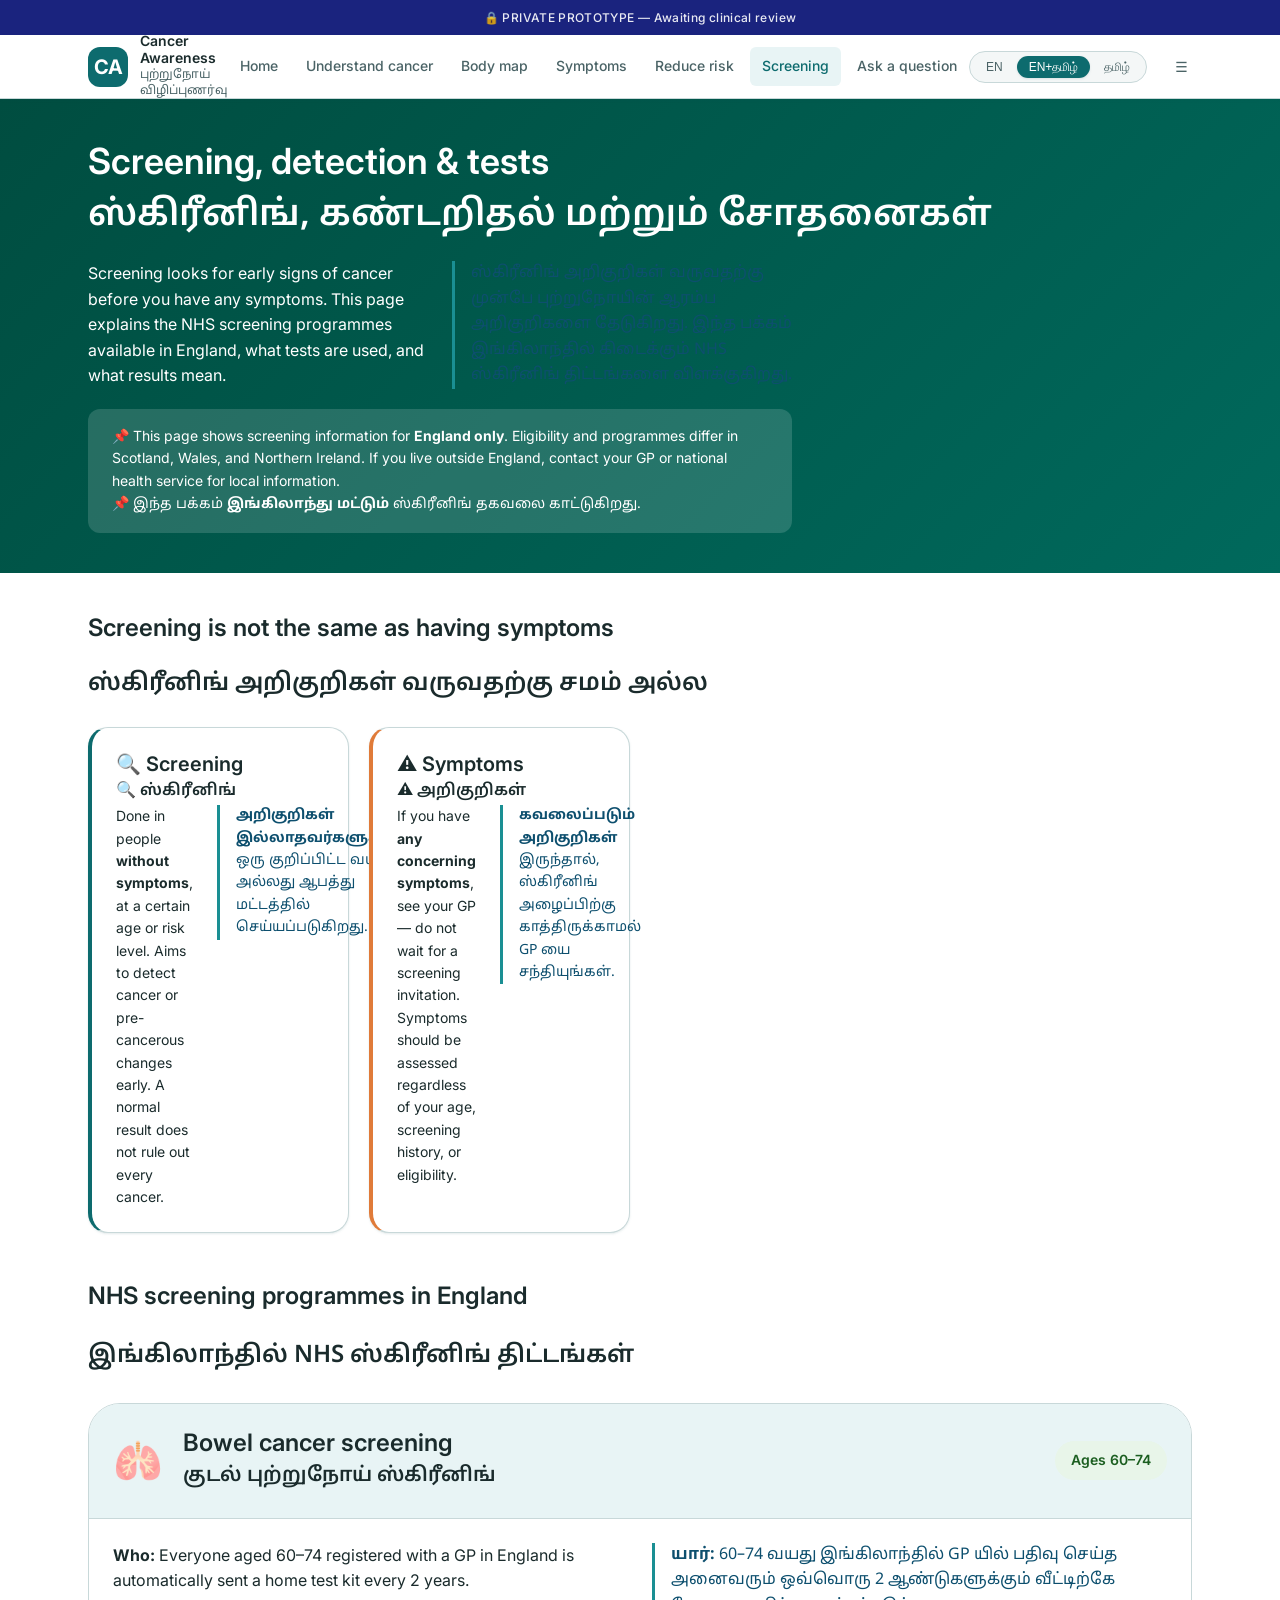
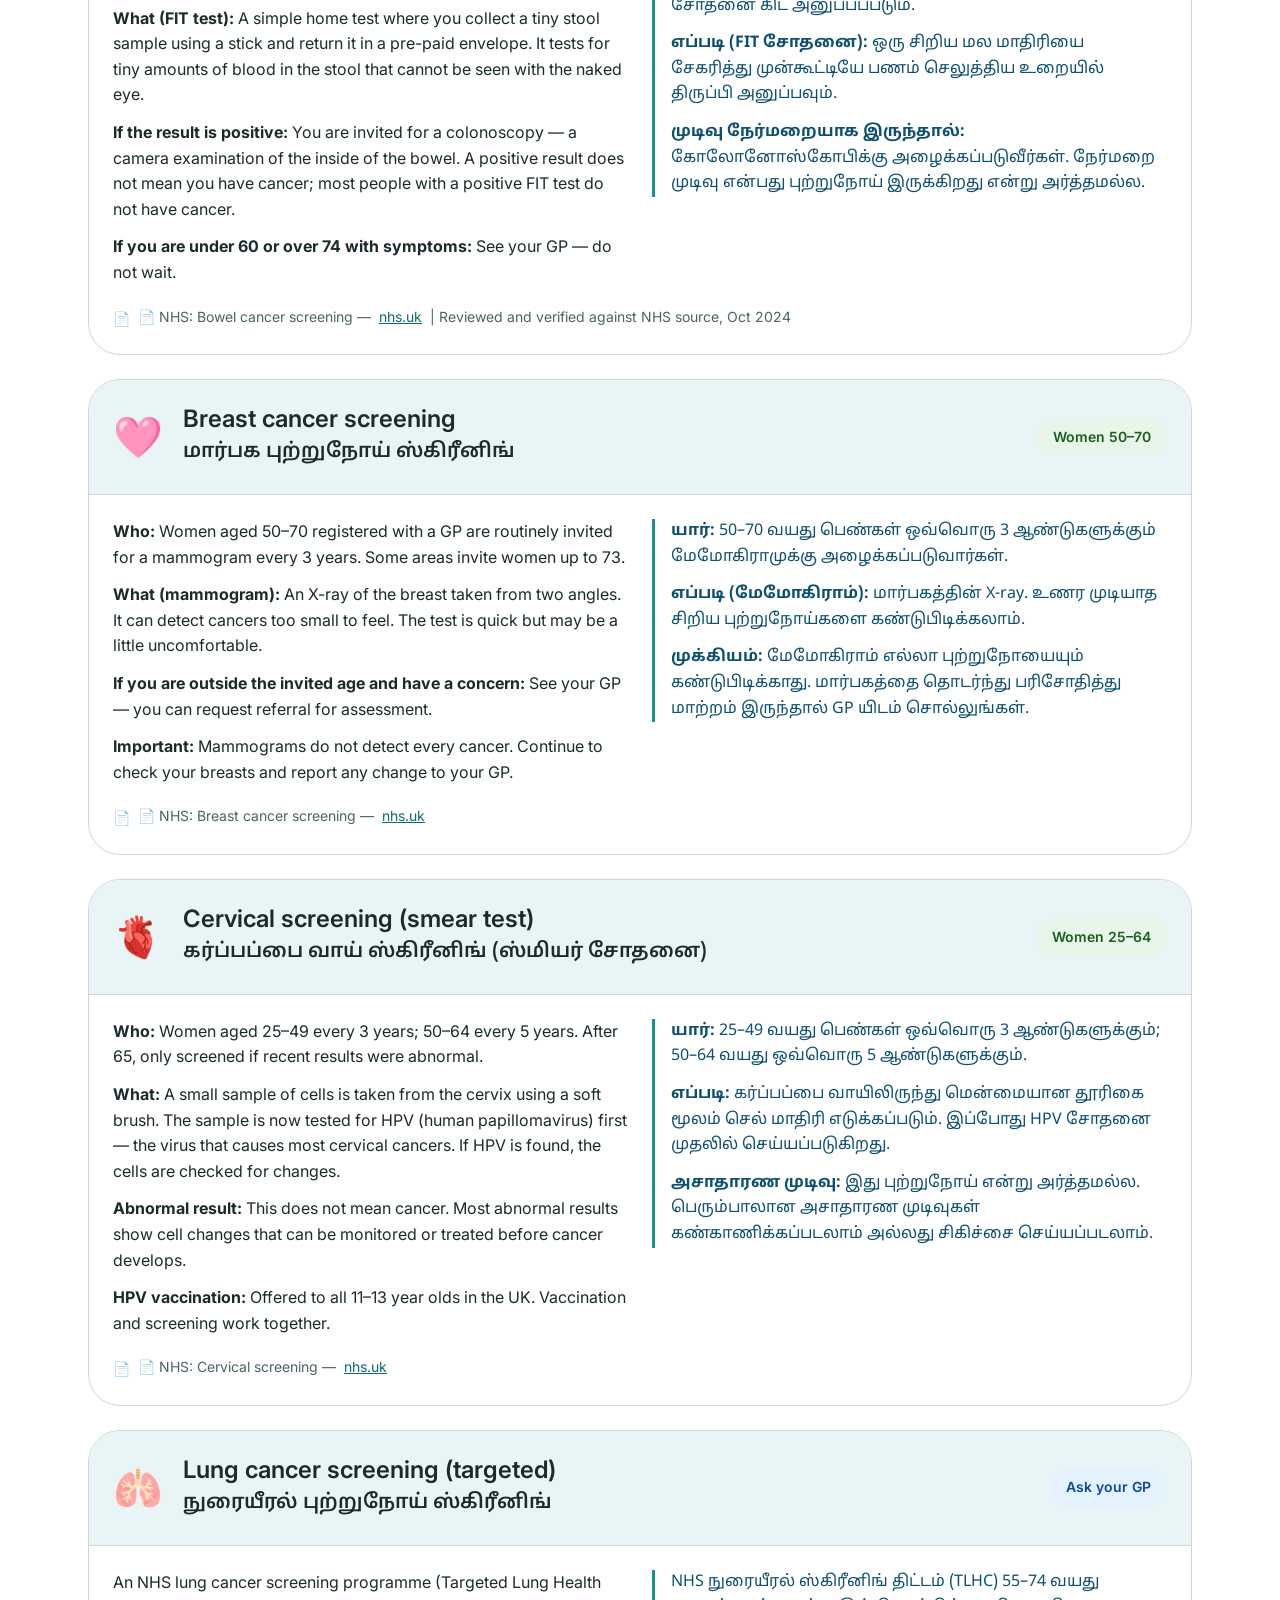
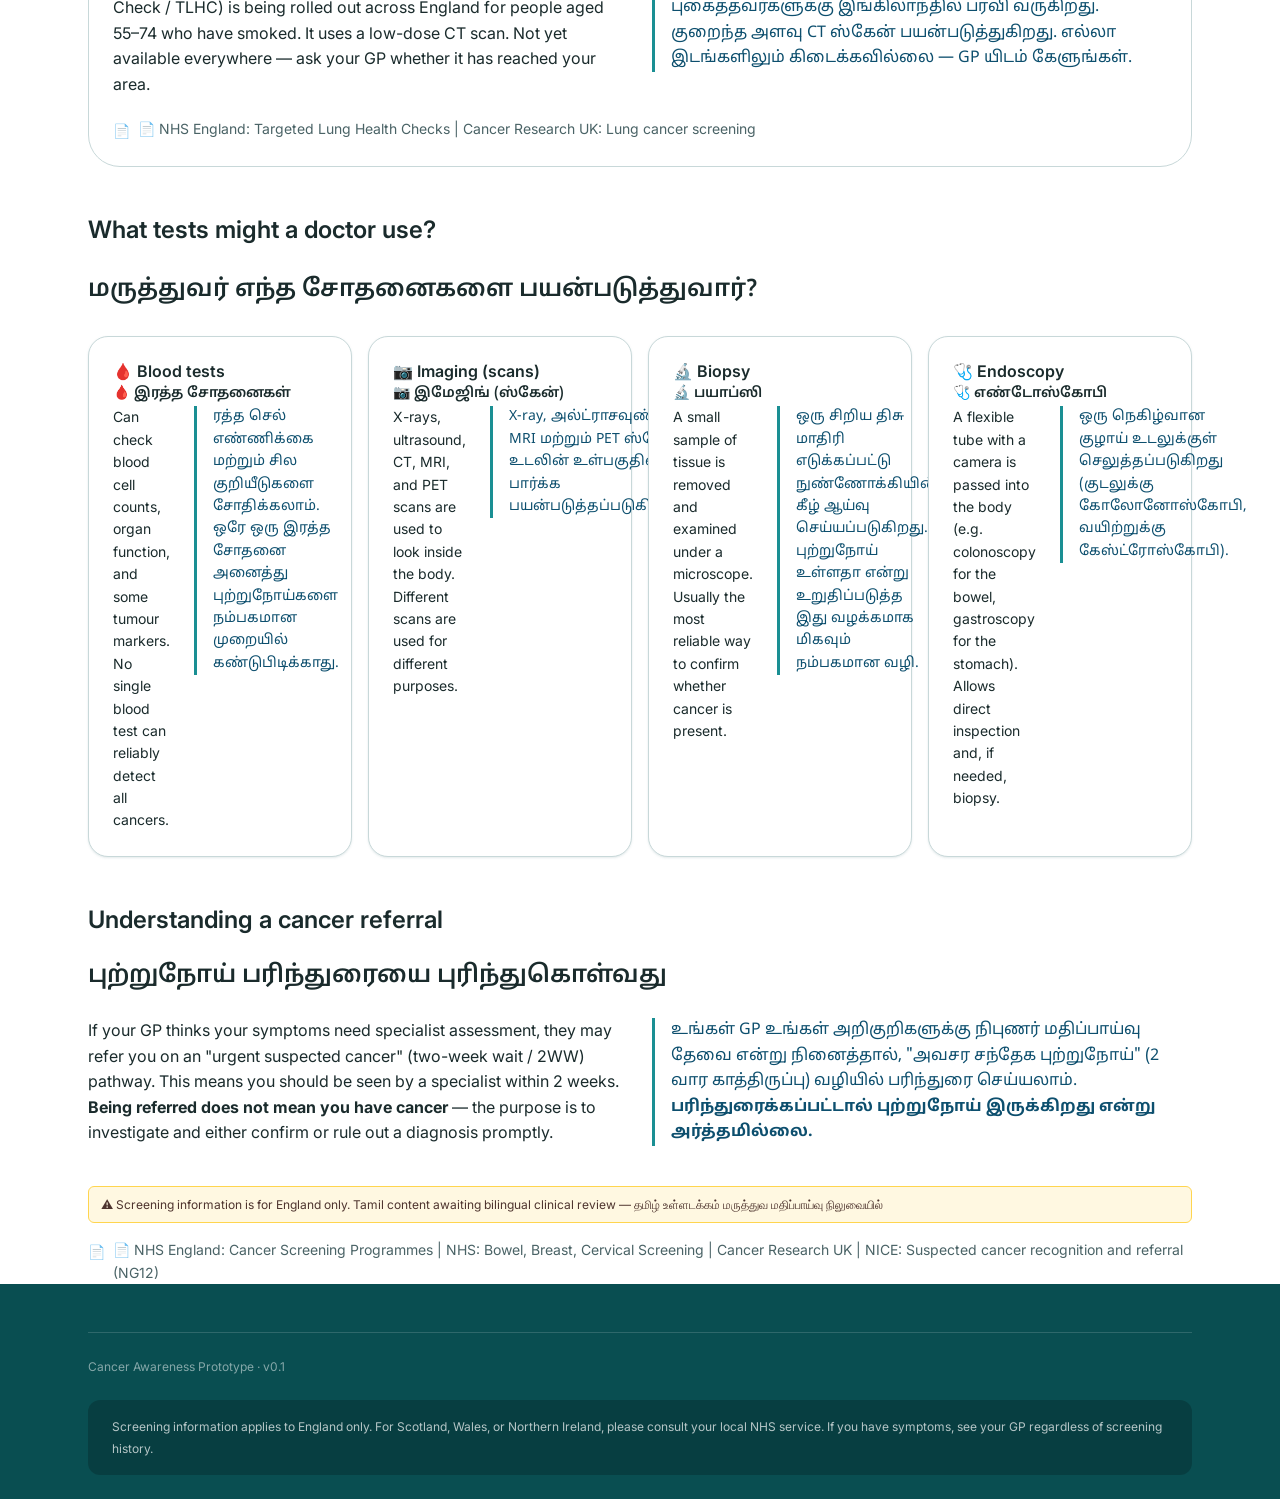
<file: pages/screening.html>
<!DOCTYPE html>
<html lang="en" data-lang="both">
<head>
  <meta charset="UTF-8">
  <meta name="viewport" content="width=device-width, initial-scale=1.0">
  <title>Screening & Tests | ஸ்கிரீனிங் — Cancer Awareness</title>
  <link rel="stylesheet" href="../css/style.css">
  <style>
    .screening-card {
      background: var(--clr-surface);
      border: 1px solid var(--clr-border);
      border-radius: var(--radius-xl);
      overflow: hidden;
      margin-bottom: var(--sp-6);
    }
    .screening-header {
      display: flex; align-items: center; gap: var(--sp-5);
      padding: var(--sp-6);
      border-bottom: 1px solid var(--clr-border);
      background: var(--clr-surface-raised);
    }
    .screening-icon { font-size: 2.5rem; }
    .eligibility-badge {
      display: inline-flex; align-items: center; gap: var(--sp-2);
      border-radius: var(--radius-full);
      padding: var(--sp-2) var(--sp-4);
      font-size: var(--text-sm);
      font-weight: 600;
      white-space: nowrap;
    }
    .badge-active { background: #E8F5E9; color: #1B5E20; }
    .badge-ask { background: #E3F2FD; color: #0D47A1; }
    .screening-body { padding: var(--sp-6); }
    .journey-steps { display: flex; flex-direction: column; gap: 0; margin: var(--sp-6) 0; }
    .journey-step { display: flex; gap: var(--sp-4); position: relative; padding-bottom: var(--sp-6); }
    .journey-step:last-child { padding-bottom: 0; }
    .step-num {
      width: 2.5rem; height: 2.5rem; border-radius: 50%;
      background: var(--clr-primary); color: white;
      display: flex; align-items: center; justify-content: center;
      font-weight: 700; flex-shrink: 0; font-size: var(--text-sm);
      position: relative; z-index: 1;
    }
    .journey-step:not(:last-child)::before {
      content: ''; position: absolute; left: 1.25rem; top: 2.5rem; bottom: 0;
      width: 2px; background: var(--clr-border);
    }
  </style>
</head>
<body>
<a href="#main" class="skip-link">Skip to main content</a>
<div class="prototype-notice">🔒 PRIVATE PROTOTYPE — Awaiting clinical review</div>

<header class="site-header">
  <div class="header-inner">
    <a href="../index.html" class="site-logo">
      <div class="logo-icon" aria-hidden="true">CA</div>
      <div>
        <div class="logo-text-en">Cancer Awareness</div>
        <div class="logo-text-ta">புற்றுநோய் விழிப்புணர்வு</div>
      </div>
    </a>
    <nav class="main-nav" id="main-nav" aria-label="Main navigation">
      <a href="../index.html" class="nav-link">Home</a>
      <a href="understand.html" class="nav-link">Understand cancer</a>
      <a href="body-map.html" class="nav-link">Body map</a>
      <a href="symptoms.html" class="nav-link">Symptoms</a>
      <a href="risk.html" class="nav-link">Reduce risk</a>
      <a href="screening.html" class="nav-link active">Screening</a>
      <a href="ask.html" class="nav-link">Ask a question</a>
    </nav>
    <div class="header-controls">
      <div class="lang-switcher" role="group" aria-label="Language display mode">
        <button class="lang-btn" data-lang-btn="en">EN</button>
        <button class="lang-btn active" data-lang-btn="both">EN+தமிழ்</button>
        <button class="lang-btn" data-lang-btn="ta">தமிழ்</button>
      </div>
      <button class="nav-toggle btn btn-ghost btn-sm" id="nav-toggle" aria-expanded="false" aria-controls="main-nav">☰</button>
    </div>
  </div>
</header>

<main id="main" tabindex="-1">

  <div style="background:linear-gradient(135deg,#004D40,#00695C);color:white;padding:var(--sp-10) 0">
    <div class="container">
      <h1 style="color:white;font-size:clamp(var(--text-2xl),4vw,var(--text-3xl));margin-bottom:var(--sp-3)">
        <span class="en-only">Screening, detection & tests</span>
        <span class="ta-only ta">ஸ்கிரீனிங், கண்டறிதல் மற்றும் சோதனைகள்</span>
      </h1>
      <div class="bilingual-pair" style="max-width:44rem">
        <p class="bilingual-en">Screening looks for early signs of cancer before you have any symptoms. This page explains the NHS screening programmes available in England, what tests are used, and what results mean.</p>
        <p class="bilingual-ta">ஸ்கிரீனிங் அறிகுறிகள் வருவதற்கு முன்பே புற்றுநோயின் ஆரம்ப அறிகுறிகளை தேடுகிறது. இந்த பக்கம் இங்கிலாந்தில் கிடைக்கும் NHS ஸ்கிரீனிங் திட்டங்களை விளக்குகிறது.</p>
      </div>
      <div class="info-box" style="background:rgba(255,255,255,0.15);border:none;margin-top:var(--sp-5);max-width:44rem">
        <p class="text-sm en-only">📌 This page shows screening information for <strong>England only</strong>. Eligibility and programmes differ in Scotland, Wales, and Northern Ireland. If you live outside England, contact your GP or national health service for local information.</p>
        <p class="text-sm ta-only ta" style="font-family:var(--font-ta)">📌 இந்த பக்கம் <strong>இங்கிலாந்து மட்டும்</strong> ஸ்கிரீனிங் தகவலை காட்டுகிறது.</p>
      </div>
    </div>
  </div>

  <div class="container" style="padding-top:var(--sp-10)">

    <!-- SCREENING vs SYMPTOMS -->
    <section style="margin-bottom:var(--sp-12)">
      <h2 class="en-only" style="margin-bottom:var(--sp-5)">Screening is not the same as having symptoms</h2>
      <h2 class="ta-only ta" style="margin-bottom:var(--sp-5);font-family:var(--font-ta)">ஸ்கிரீனிங் அறிகுறிகள் வருவதற்கு சமம் அல்ல</h2>

      <div style="display:grid;grid-template-columns:repeat(auto-fill,minmax(16rem,1fr));gap:var(--sp-5)">
        <div class="card" style="border-left:4px solid var(--clr-primary)">
          <h3 class="en-only" style="font-size:var(--text-lg)">🔍 Screening</h3>
          <h3 class="ta-only ta" style="font-size:var(--text-base);font-family:var(--font-ta)">🔍 ஸ்கிரீனிங்</h3>
          <div class="bilingual-pair">
            <p class="bilingual-en text-sm">Done in people <strong>without symptoms</strong>, at a certain age or risk level. Aims to detect cancer or pre-cancerous changes early. A normal result does not rule out every cancer.</p>
            <p class="bilingual-ta text-sm"><strong>அறிகுறிகள் இல்லாதவர்களுக்கு</strong> ஒரு குறிப்பிட்ட வயது அல்லது ஆபத்து மட்டத்தில் செய்யப்படுகிறது.</p>
          </div>
        </div>
        <div class="card" style="border-left:4px solid var(--clr-accent)">
          <h3 class="en-only" style="font-size:var(--text-lg)">⚠️ Symptoms</h3>
          <h3 class="ta-only ta" style="font-size:var(--text-base);font-family:var(--font-ta)">⚠️ அறிகுறிகள்</h3>
          <div class="bilingual-pair">
            <p class="bilingual-en text-sm">If you have <strong>any concerning symptoms</strong>, see your GP — do not wait for a screening invitation. Symptoms should be assessed regardless of your age, screening history, or eligibility.</p>
            <p class="bilingual-ta text-sm"><strong>கவலைப்படும் அறிகுறிகள்</strong> இருந்தால், ஸ்கிரீனிங் அழைப்பிற்கு காத்திருக்காமல் GP யை சந்தியுங்கள்.</p>
          </div>
        </div>
      </div>
    </section>

    <!-- SCREENING PROGRAMMES -->
    <h2 class="en-only" style="margin-bottom:var(--sp-6)">NHS screening programmes in England</h2>
    <h2 class="ta-only ta" style="margin-bottom:var(--sp-6);font-family:var(--font-ta)">இங்கிலாந்தில் NHS ஸ்கிரீனிங் திட்டங்கள்</h2>

    <!-- BOWEL -->
    <div class="screening-card">
      <div class="screening-header">
        <div class="screening-icon" aria-hidden="true">🫁</div>
        <div style="flex:1">
          <h3 class="en-only" style="font-size:var(--text-xl)">Bowel cancer screening</h3>
          <h3 class="ta-only ta" style="font-family:var(--font-ta);font-size:var(--text-lg)">குடல் புற்றுநோய் ஸ்கிரீனிங்</h3>
        </div>
        <div class="eligibility-badge badge-active">Ages 60–74</div>
      </div>
      <div class="screening-body">
        <div class="bilingual-pair">
          <div class="bilingual-en">
            <p><strong>Who:</strong> Everyone aged 60–74 registered with a GP in England is automatically sent a home test kit every 2 years.</p>
            <p style="margin-top:var(--sp-3)"><strong>What (FIT test):</strong> A simple home test where you collect a tiny stool sample using a stick and return it in a pre-paid envelope. It tests for tiny amounts of blood in the stool that cannot be seen with the naked eye.</p>
            <p style="margin-top:var(--sp-3)"><strong>If the result is positive:</strong> You are invited for a colonoscopy — a camera examination of the inside of the bowel. A positive result does not mean you have cancer; most people with a positive FIT test do not have cancer.</p>
            <p style="margin-top:var(--sp-3)"><strong>If you are under 60 or over 74 with symptoms:</strong> See your GP — do not wait.</p>
          </div>
          <div class="bilingual-ta">
            <p><strong>யார்:</strong> 60–74 வயது இங்கிலாந்தில் GP யில் பதிவு செய்த அனைவரும் ஒவ்வொரு 2 ஆண்டுகளுக்கும் வீட்டிற்கே சோதனை கிட் அனுப்பப்படும்.</p>
            <p style="margin-top:var(--sp-3)"><strong>எப்படி (FIT சோதனை):</strong> ஒரு சிறிய மல மாதிரியை சேகரித்து முன்கூட்டியே பணம் செலுத்திய உறையில் திருப்பி அனுப்பவும்.</p>
            <p style="margin-top:var(--sp-3)"><strong>முடிவு நேர்மறையாக இருந்தால்:</strong> கோலோனோஸ்கோபிக்கு அழைக்கப்படுவீர்கள். நேர்மறை முடிவு என்பது புற்றுநோய் இருக்கிறது என்று அர்த்தமல்ல.</p>
          </div>
        </div>
        <div class="source-list" style="margin-top:var(--sp-5)">
          <p class="source-item">📄 NHS: Bowel cancer screening — <a href="https://www.nhs.uk/conditions/bowel-cancer-screening/" target="_blank">nhs.uk</a> | Reviewed and verified against NHS source, Oct 2024</p>
        </div>
      </div>
    </div>

    <!-- BREAST -->
    <div class="screening-card">
      <div class="screening-header">
        <div class="screening-icon" aria-hidden="true">🩷</div>
        <div style="flex:1">
          <h3 class="en-only" style="font-size:var(--text-xl)">Breast cancer screening</h3>
          <h3 class="ta-only ta" style="font-family:var(--font-ta);font-size:var(--text-lg)">மார்பக புற்றுநோய் ஸ்கிரீனிங்</h3>
        </div>
        <div class="eligibility-badge badge-active">Women 50–70</div>
      </div>
      <div class="screening-body">
        <div class="bilingual-pair">
          <div class="bilingual-en">
            <p><strong>Who:</strong> Women aged 50–70 registered with a GP are routinely invited for a mammogram every 3 years. Some areas invite women up to 73.</p>
            <p style="margin-top:var(--sp-3)"><strong>What (mammogram):</strong> An X-ray of the breast taken from two angles. It can detect cancers too small to feel. The test is quick but may be a little uncomfortable.</p>
            <p style="margin-top:var(--sp-3)"><strong>If you are outside the invited age and have a concern:</strong> See your GP — you can request referral for assessment.</p>
            <p style="margin-top:var(--sp-3)"><strong>Important:</strong> Mammograms do not detect every cancer. Continue to check your breasts and report any change to your GP.</p>
          </div>
          <div class="bilingual-ta">
            <p><strong>யார்:</strong> 50–70 வயது பெண்கள் ஒவ்வொரு 3 ஆண்டுகளுக்கும் மேமோகிராமுக்கு அழைக்கப்படுவார்கள்.</p>
            <p style="margin-top:var(--sp-3)"><strong>எப்படி (மேமோகிராம்):</strong> மார்பகத்தின் X-ray. உணர முடியாத சிறிய புற்றுநோய்களை கண்டுபிடிக்கலாம்.</p>
            <p style="margin-top:var(--sp-3)"><strong>முக்கியம்:</strong> மேமோகிராம் எல்லா புற்றுநோயையும் கண்டுபிடிக்காது. மார்பகத்தை தொடர்ந்து பரிசோதித்து மாற்றம் இருந்தால் GP யிடம் சொல்லுங்கள்.</p>
          </div>
        </div>
        <div class="source-list" style="margin-top:var(--sp-5)">
          <p class="source-item">📄 NHS: Breast cancer screening — <a href="https://www.nhs.uk/conditions/breast-cancer-screening/" target="_blank">nhs.uk</a></p>
        </div>
      </div>
    </div>

    <!-- CERVICAL -->
    <div class="screening-card">
      <div class="screening-header">
        <div class="screening-icon" aria-hidden="true">🫀</div>
        <div style="flex:1">
          <h3 class="en-only" style="font-size:var(--text-xl)">Cervical screening (smear test)</h3>
          <h3 class="ta-only ta" style="font-family:var(--font-ta);font-size:var(--text-lg)">கர்ப்பப்பை வாய் ஸ்கிரீனிங் (ஸ்மியர் சோதனை)</h3>
        </div>
        <div class="eligibility-badge badge-active">Women 25–64</div>
      </div>
      <div class="screening-body">
        <div class="bilingual-pair">
          <div class="bilingual-en">
            <p><strong>Who:</strong> Women aged 25–49 every 3 years; 50–64 every 5 years. After 65, only screened if recent results were abnormal.</p>
            <p style="margin-top:var(--sp-3)"><strong>What:</strong> A small sample of cells is taken from the cervix using a soft brush. The sample is now tested for HPV (human papillomavirus) first — the virus that causes most cervical cancers. If HPV is found, the cells are checked for changes.</p>
            <p style="margin-top:var(--sp-3)"><strong>Abnormal result:</strong> This does not mean cancer. Most abnormal results show cell changes that can be monitored or treated before cancer develops.</p>
            <p style="margin-top:var(--sp-3)"><strong>HPV vaccination:</strong> Offered to all 11–13 year olds in the UK. Vaccination and screening work together.</p>
          </div>
          <div class="bilingual-ta">
            <p><strong>யார்:</strong> 25–49 வயது பெண்கள் ஒவ்வொரு 3 ஆண்டுகளுக்கும்; 50–64 வயது ஒவ்வொரு 5 ஆண்டுகளுக்கும்.</p>
            <p style="margin-top:var(--sp-3)"><strong>எப்படி:</strong> கர்ப்பப்பை வாயிலிருந்து மென்மையான தூரிகை மூலம் செல் மாதிரி எடுக்கப்படும். இப்போது HPV சோதனை முதலில் செய்யப்படுகிறது.</p>
            <p style="margin-top:var(--sp-3)"><strong>அசாதாரண முடிவு:</strong> இது புற்றுநோய் என்று அர்த்தமல்ல. பெரும்பாலான அசாதாரண முடிவுகள் கண்காணிக்கப்படலாம் அல்லது சிகிச்சை செய்யப்படலாம்.</p>
          </div>
        </div>
        <div class="source-list" style="margin-top:var(--sp-5)">
          <p class="source-item">📄 NHS: Cervical screening — <a href="https://www.nhs.uk/conditions/cervical-screening/" target="_blank">nhs.uk</a></p>
        </div>
      </div>
    </div>

    <!-- LUNG -->
    <div class="screening-card">
      <div class="screening-header">
        <div class="screening-icon" aria-hidden="true">🫁</div>
        <div style="flex:1">
          <h3 class="en-only" style="font-size:var(--text-xl)">Lung cancer screening (targeted)</h3>
          <h3 class="ta-only ta" style="font-family:var(--font-ta);font-size:var(--text-lg)">நுரையீரல் புற்றுநோய் ஸ்கிரீனிங்</h3>
        </div>
        <div class="eligibility-badge badge-ask">Ask your GP</div>
      </div>
      <div class="screening-body">
        <div class="bilingual-pair">
          <div class="bilingual-en">
            <p>An NHS lung cancer screening programme (Targeted Lung Health Check / TLHC) is being rolled out across England for people aged 55–74 who have smoked. It uses a low-dose CT scan. Not yet available everywhere — ask your GP whether it has reached your area.</p>
          </div>
          <div class="bilingual-ta">
            <p>NHS நுரையீரல் ஸ்கிரீனிங் திட்டம் (TLHC) 55–74 வயது புகைத்தவர்களுக்கு இங்கிலாந்தில் பரவி வருகிறது. குறைந்த அளவு CT ஸ்கேன் பயன்படுத்துகிறது. எல்லா இடங்களிலும் கிடைக்கவில்லை — GP யிடம் கேளுங்கள்.</p>
          </div>
        </div>
        <div class="source-list" style="margin-top:var(--sp-5)">
          <p class="source-item">📄 NHS England: Targeted Lung Health Checks | Cancer Research UK: Lung cancer screening</p>
        </div>
      </div>
    </div>

    <!-- DIAGNOSTIC TESTS -->
    <section style="margin-top:var(--sp-12)" aria-labelledby="tests-heading">
      <h2 id="tests-heading" class="en-only" style="margin-bottom:var(--sp-6)">What tests might a doctor use?</h2>
      <h2 class="ta-only ta" style="margin-bottom:var(--sp-6);font-family:var(--font-ta)">மருத்துவர் எந்த சோதனைகளை பயன்படுத்துவார்?</h2>

      <div style="display:grid;gap:var(--sp-4);grid-template-columns:repeat(auto-fill,minmax(16rem,1fr))">
        <div class="card">
          <h3 class="en-only" style="font-size:var(--text-base)">🩸 Blood tests</h3>
          <h3 class="ta-only ta" style="font-size:var(--text-sm);font-family:var(--font-ta)">🩸 இரத்த சோதனைகள்</h3>
          <div class="bilingual-pair">
            <p class="bilingual-en text-sm">Can check blood cell counts, organ function, and some tumour markers. No single blood test can reliably detect all cancers.</p>
            <p class="bilingual-ta text-sm">ரத்த செல் எண்ணிக்கை மற்றும் சில குறியீடுகளை சோதிக்கலாம். ஒரே ஒரு இரத்த சோதனை அனைத்து புற்றுநோய்களை நம்பகமான முறையில் கண்டுபிடிக்காது.</p>
          </div>
        </div>
        <div class="card">
          <h3 class="en-only" style="font-size:var(--text-base)">📷 Imaging (scans)</h3>
          <h3 class="ta-only ta" style="font-size:var(--text-sm);font-family:var(--font-ta)">📷 இமேஜிங் (ஸ்கேன்)</h3>
          <div class="bilingual-pair">
            <p class="bilingual-en text-sm">X-rays, ultrasound, CT, MRI, and PET scans are used to look inside the body. Different scans are used for different purposes.</p>
            <p class="bilingual-ta text-sm">X-ray, அல்ட்ராசவுண்ட், CT, MRI மற்றும் PET ஸ்கேன் உடலின் உள்பகுதியை பார்க்க பயன்படுத்தப்படுகின்றன.</p>
          </div>
        </div>
        <div class="card">
          <h3 class="en-only" style="font-size:var(--text-base)">🔬 Biopsy</h3>
          <h3 class="ta-only ta" style="font-size:var(--text-sm);font-family:var(--font-ta)">🔬 பயாப்ஸி</h3>
          <div class="bilingual-pair">
            <p class="bilingual-en text-sm">A small sample of tissue is removed and examined under a microscope. Usually the most reliable way to confirm whether cancer is present.</p>
            <p class="bilingual-ta text-sm">ஒரு சிறிய திசு மாதிரி எடுக்கப்பட்டு நுண்ணோக்கியின் கீழ் ஆய்வு செய்யப்படுகிறது. புற்றுநோய் உள்ளதா என்று உறுதிப்படுத்த இது வழக்கமாக மிகவும் நம்பகமான வழி.</p>
          </div>
        </div>
        <div class="card">
          <h3 class="en-only" style="font-size:var(--text-base)">🩺 Endoscopy</h3>
          <h3 class="ta-only ta" style="font-size:var(--text-sm);font-family:var(--font-ta)">🩺 எண்டோஸ்கோபி</h3>
          <div class="bilingual-pair">
            <p class="bilingual-en text-sm">A flexible tube with a camera is passed into the body (e.g. colonoscopy for the bowel, gastroscopy for the stomach). Allows direct inspection and, if needed, biopsy.</p>
            <p class="bilingual-ta text-sm">ஒரு நெகிழ்வான குழாய் உடலுக்குள் செலுத்தப்படுகிறது (குடலுக்கு கோலோனோஸ்கோபி, வயிற்றுக்கு கேஸ்ட்ரோஸ்கோபி).</p>
          </div>
        </div>
      </div>
    </section>

    <!-- REFERRAL SECTION -->
    <section style="margin-top:var(--sp-12)">
      <h2 class="en-only" style="margin-bottom:var(--sp-5)">Understanding a cancer referral</h2>
      <h2 class="ta-only ta" style="margin-bottom:var(--sp-5);font-family:var(--font-ta)">புற்றுநோய் பரிந்துரையை புரிந்துகொள்வது</h2>
      <div class="bilingual-pair" style="margin-bottom:var(--sp-5)">
        <p class="bilingual-en">If your GP thinks your symptoms need specialist assessment, they may refer you on an "urgent suspected cancer" (two-week wait / 2WW) pathway. This means you should be seen by a specialist within 2 weeks. <strong>Being referred does not mean you have cancer</strong> — the purpose is to investigate and either confirm or rule out a diagnosis promptly.</p>
        <p class="bilingual-ta">உங்கள் GP உங்கள் அறிகுறிகளுக்கு நிபுணர் மதிப்பாய்வு தேவை என்று நினைத்தால், "அவசர சந்தேக புற்றுநோய்" (2 வார காத்திருப்பு) வழியில் பரிந்துரை செய்யலாம். <strong>பரிந்துரைக்கப்பட்டால் புற்றுநோய் இருக்கிறது என்று அர்த்தமில்லை.</strong></p>
      </div>
    </section>

    <div class="review-notice" style="margin-top:var(--sp-10)">⚠️ Screening information is for England only. Tamil content awaiting bilingual clinical review — தமிழ் உள்ளடக்கம் மருத்துவ மதிப்பாய்வு நிலுவையில்</div>
    <div class="source-list" style="margin-top:var(--sp-4)">
      <p class="source-item">📄 NHS England: Cancer Screening Programmes | NHS: Bowel, Breast, Cervical Screening | Cancer Research UK | NICE: Suspected cancer recognition and referral (NG12)</p>
    </div>

  </div>
</main>

<footer class="site-footer">
  <div class="container">
    <div class="footer-bottom"><div>Cancer Awareness Prototype · v0.1</div></div>
    <div class="footer-disclaimer">Screening information applies to England only. For Scotland, Wales, or Northern Ireland, please consult your local NHS service. If you have symptoms, see your GP regardless of screening history.</div>
  </div>
</footer>
<script src="../js/app.js"></script>

<!-- Mobile bottom nav -->
<nav class="mobile-bottom-nav" aria-label="Quick navigation">
  <div class="mobile-bottom-nav-inner">
    <a href="../index.html" class="mobile-nav-item" aria-label="Home">
      <svg viewBox="0 0 24 24" fill="none" stroke="currentColor" stroke-width="2" aria-hidden="true"><path d="M3 9l9-7 9 7v11a2 2 0 01-2 2H5a2 2 0 01-2-2z"/></svg>
      <span>Home</span>
    </a>
    <a href="body-map.html" class="mobile-nav-item" aria-label="Body map">
      <svg viewBox="0 0 24 24" fill="none" stroke="currentColor" stroke-width="2" aria-hidden="true"><circle cx="12" cy="6" r="3"/><path d="M12 9v6m-4 3h8"/></svg>
      <span>Body</span>
    </a>
    <a href="symptoms.html" class="mobile-nav-item" aria-label="Symptoms">
      <svg viewBox="0 0 24 24" fill="none" stroke="currentColor" stroke-width="2" aria-hidden="true"><path d="M12 2v20M2 12h20"/></svg>
      <span>Symptoms</span>
    </a>
    <a href="ask.html" class="mobile-nav-item" aria-label="Ask">
      <svg viewBox="0 0 24 24" fill="none" stroke="currentColor" stroke-width="2" aria-hidden="true"><path d="M21 15a2 2 0 01-2 2H7l-4 4V5a2 2 0 012-2h14a2 2 0 012 2z"/></svg>
      <span>Ask</span>
    </a>
  </div>
</nav>
</body>
</html>
</file>
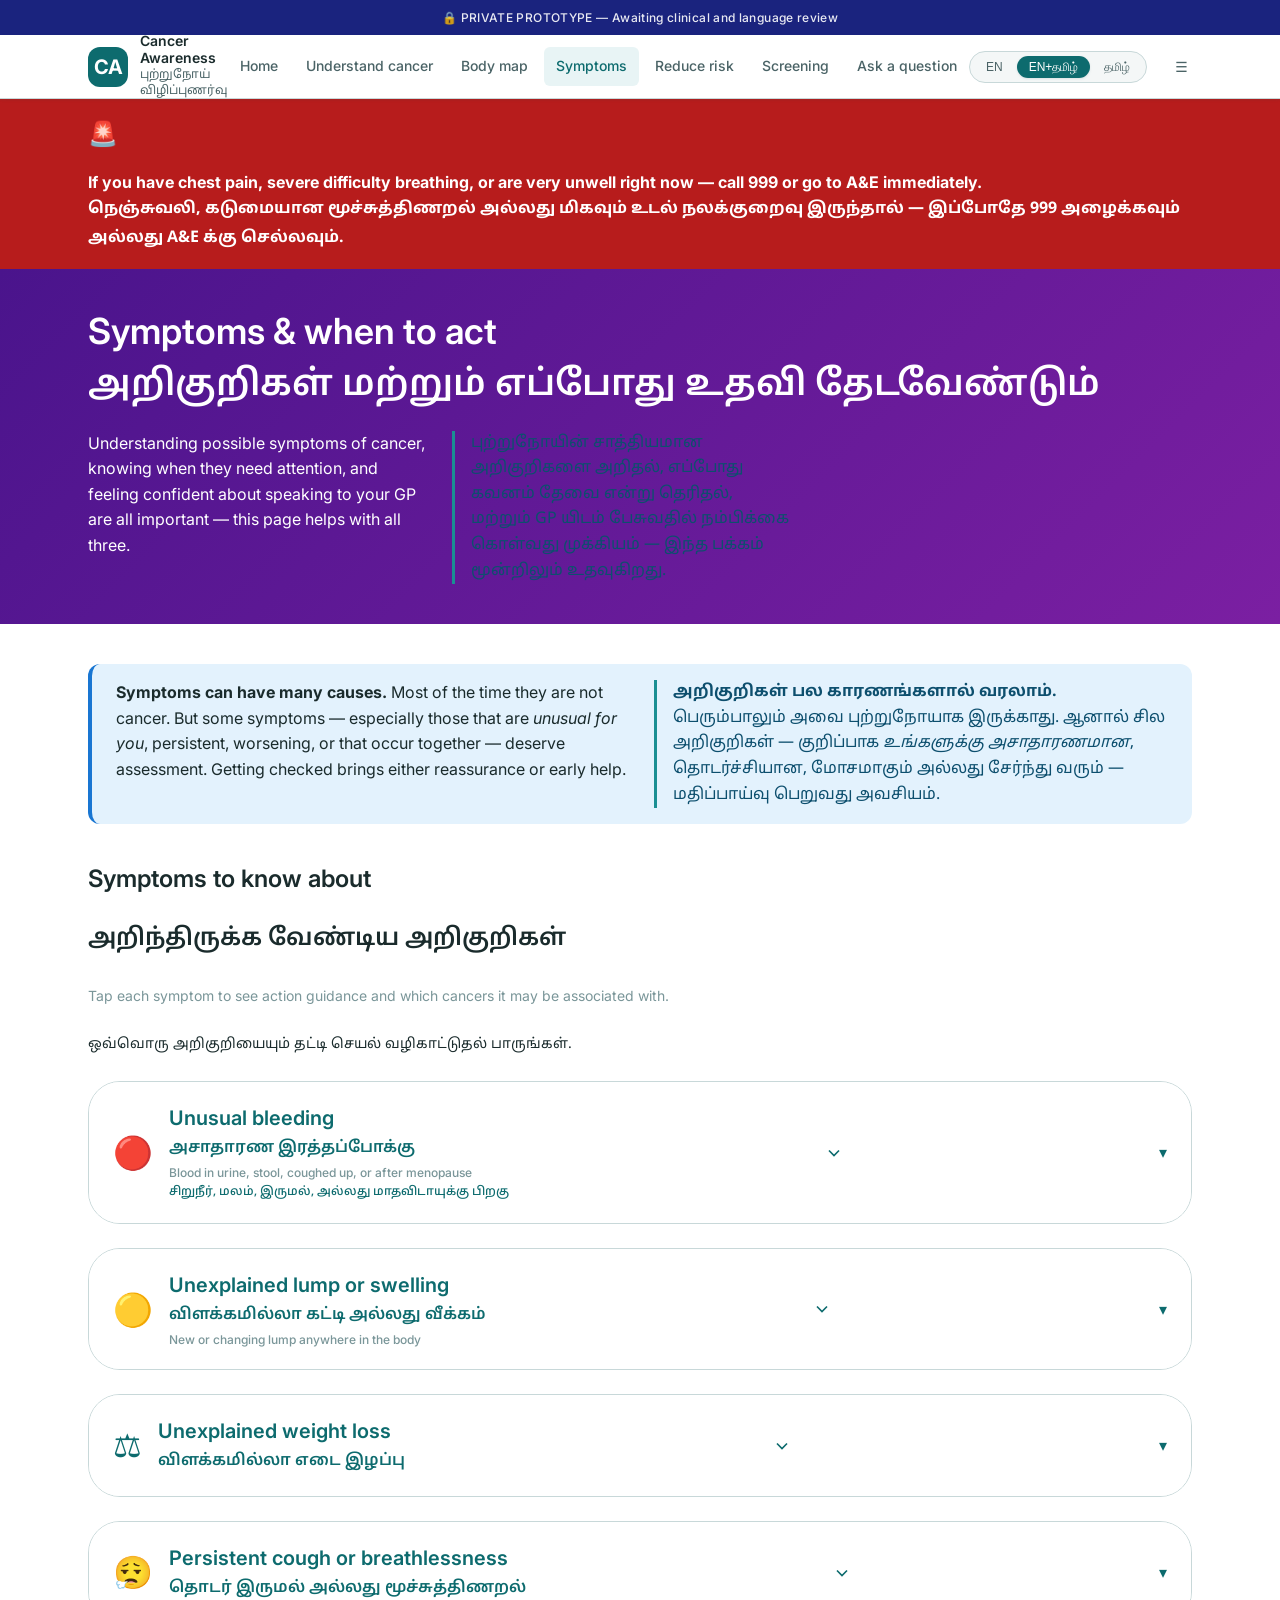
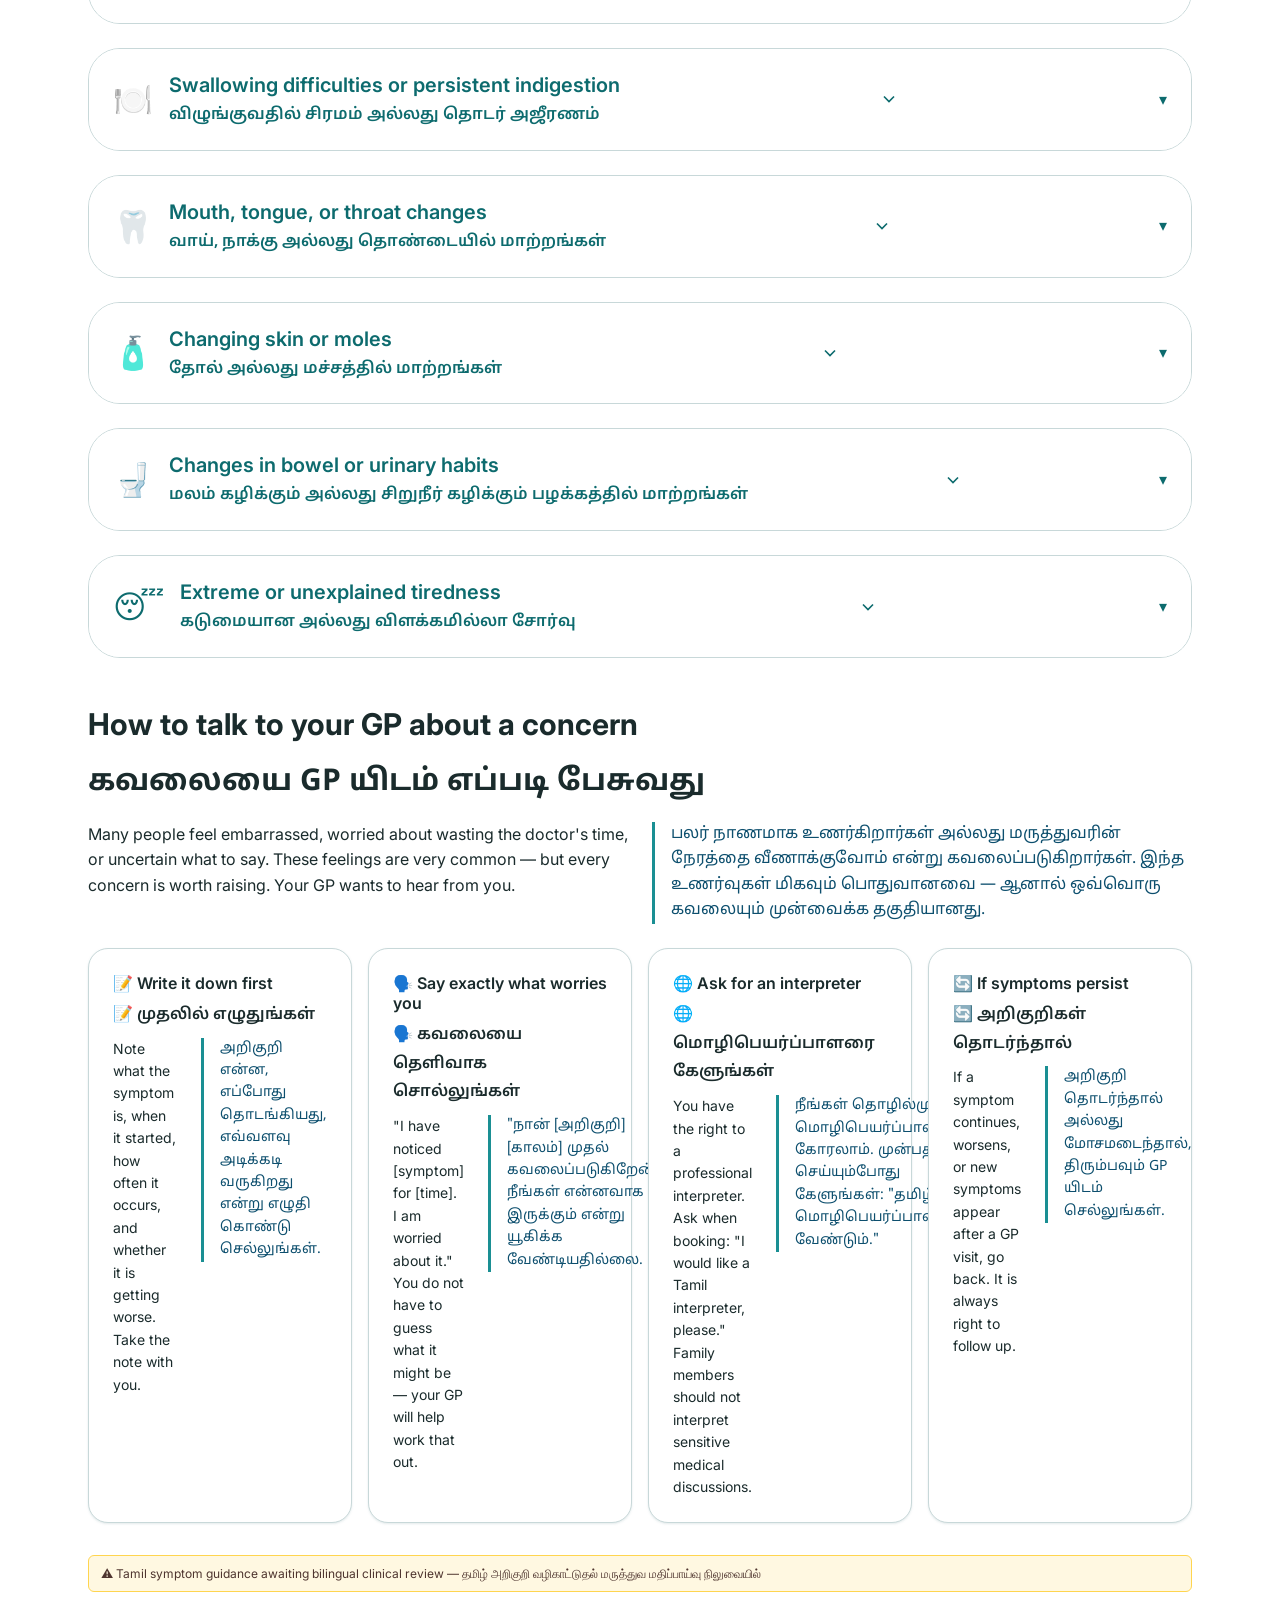
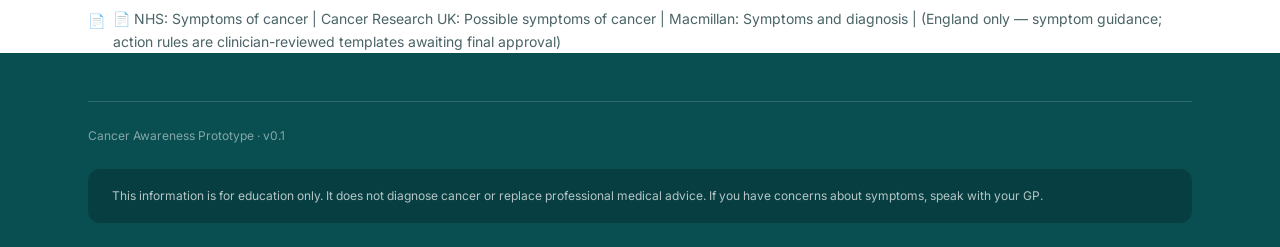
<file: pages/symptoms.html>
<!DOCTYPE html>
<html lang="en" data-lang="both">
<head>
  <meta charset="UTF-8">
  <meta name="viewport" content="width=device-width, initial-scale=1.0">
  <title>Symptoms & When to Act | அறிகுறிகள் — Cancer Awareness</title>
  <link rel="stylesheet" href="../css/style.css">
  <style>
    .symptom-card {
      background: var(--clr-surface);
      border: 1px solid var(--clr-border);
      border-radius: var(--radius-xl);
      overflow: hidden;
      margin-bottom: var(--sp-6);
    }
    .symptom-card-header {
      display: flex; align-items: center; gap: var(--sp-4);
      padding: var(--sp-5) var(--sp-6);
      cursor: pointer;
      background: var(--clr-surface);
    }
    .symptom-card-header:hover { background: var(--clr-surface-raised); }
    .symptom-icon { font-size: 2rem; flex-shrink: 0; }
    .symptom-chevron { margin-left: auto; transition: transform var(--transition-fast); }
    details.symptom-card[open] .symptom-chevron { transform: rotate(180deg); }
    .symptom-card-body { padding: var(--sp-5) var(--sp-6) var(--sp-6); }
    .action-rule {
      background: #FFF3E0;
      border-left: 4px solid var(--clr-accent);
      border-radius: 0 var(--radius-md) var(--radius-md) 0;
      padding: var(--sp-4) var(--sp-5);
      margin: var(--sp-4) 0;
    }
    /* moved to style.css */
    .action-rule-urgent {
      background: #FFEBEE;
      border-left-color: #D32F2F;
    }
    /* moved to style.css */
    .symptom-grid {
      display: grid;
      grid-template-columns: repeat(auto-fill, minmax(16rem, 1fr));
      gap: var(--sp-4);
      margin: var(--sp-6) 0;
    }
  </style>
</head>
<body>
<a href="#main" class="skip-link">Skip to main content</a>
<div class="prototype-notice">🔒 PRIVATE PROTOTYPE — Awaiting clinical and language review</div>

<header class="site-header">
  <div class="header-inner">
    <a href="../index.html" class="site-logo">
      <div class="logo-icon" aria-hidden="true">CA</div>
      <div>
        <div class="logo-text-en">Cancer Awareness</div>
        <div class="logo-text-ta">புற்றுநோய் விழிப்புணர்வு</div>
      </div>
    </a>
    <nav class="main-nav" id="main-nav" aria-label="Main navigation">
      <a href="../index.html" class="nav-link">Home</a>
      <a href="understand.html" class="nav-link">Understand cancer</a>
      <a href="body-map.html" class="nav-link">Body map</a>
      <a href="symptoms.html" class="nav-link active">Symptoms</a>
      <a href="risk.html" class="nav-link">Reduce risk</a>
      <a href="screening.html" class="nav-link">Screening</a>
      <a href="ask.html" class="nav-link">Ask a question</a>
    </nav>
    <div class="header-controls">
      <div class="lang-switcher" role="group" aria-label="Language display mode">
        <button class="lang-btn" data-lang-btn="en">EN</button>
        <button class="lang-btn active" data-lang-btn="both">EN+தமிழ்</button>
        <button class="lang-btn" data-lang-btn="ta">தமிழ்</button>
      </div>
      <button class="nav-toggle btn btn-ghost btn-sm" id="nav-toggle" aria-expanded="false" aria-controls="main-nav">☰</button>
    </div>
  </div>
</header>

<main id="main" tabindex="-1">

  <!-- URGENT BANNER -->
  <div style="background:#B71C1C;color:white;padding:var(--sp-4) 0">
    <div class="container" style="display:flex;align-items:center;gap:var(--sp-4);flex-wrap:wrap">
      <span style="font-size:1.5rem" aria-hidden="true">🚨</span>
      <div>
        <strong class="en-only">If you have chest pain, severe difficulty breathing, or are very unwell right now — call 999 or go to A&amp;E immediately.</strong>
        <strong class="ta-only ta" style="font-family:var(--font-ta)">நெஞ்சுவலி, கடுமையான மூச்சுத்திணறல் அல்லது மிகவும் உடல் நலக்குறைவு இருந்தால் — இப்போதே 999 அழைக்கவும் அல்லது A&amp;E க்கு செல்லவும்.</strong>
      </div>
    </div>
  </div>

  <!-- HERO -->
  <div style="background:linear-gradient(135deg,#4A148C,#7B1FA2);color:white;padding:var(--sp-10) 0">
    <div class="container">
      <h1 style="color:white;font-size:clamp(var(--text-2xl),4vw,var(--text-3xl));margin-bottom:var(--sp-3)">
        <span class="en-only">Symptoms & when to act</span>
        <span class="ta-only ta">அறிகுறிகள் மற்றும் எப்போது உதவி தேடவேண்டும்</span>
      </h1>
      <div class="bilingual-pair" style="max-width:44rem">
        <p class="bilingual-en">Understanding possible symptoms of cancer, knowing when they need attention, and feeling confident about speaking to your GP are all important — this page helps with all three.</p>
        <p class="bilingual-ta">புற்றுநோயின் சாத்தியமான அறிகுறிகளை அறிதல், எப்போது கவனம் தேவை என்று தெரிதல், மற்றும் GP யிடம் பேசுவதில் நம்பிக்கை கொள்வது முக்கியம் — இந்த பக்கம் மூன்றிலும் உதவுகிறது.</p>
      </div>
    </div>
  </div>

  <div class="container" style="padding-top:var(--sp-10)">

    <!-- KEY PRINCIPLE -->
    <div class="info-box info-box-info" style="margin-bottom:var(--sp-10)">
      <div class="bilingual-pair">
        <div class="bilingual-en">
          <strong>Symptoms can have many causes.</strong> Most of the time they are not cancer. But some symptoms — especially those that are <em>unusual for you</em>, persistent, worsening, or that occur together — deserve assessment. Getting checked brings either reassurance or early help.
        </div>
        <div class="bilingual-ta">
          <strong>அறிகுறிகள் பல காரணங்களால் வரலாம்.</strong> பெரும்பாலும் அவை புற்றுநோயாக இருக்காது. ஆனால் சில அறிகுறிகள் — குறிப்பாக <em>உங்களுக்கு அசாதாரணமான</em>, தொடர்ச்சியான, மோசமாகும் அல்லது சேர்ந்து வரும் — மதிப்பாய்வு பெறுவது அவசியம்.
        </div>
      </div>
    </div>

    <!-- SYMPTOMS A-Z -->
    <h2 class="en-only" style="margin-bottom:var(--sp-6)">Symptoms to know about</h2>
    <h2 class="ta-only ta" style="margin-bottom:var(--sp-6);font-family:var(--font-ta)">அறிந்திருக்க வேண்டிய அறிகுறிகள்</h2>
    <p class="text-sm text-muted en-only" style="margin-bottom:var(--sp-6)">Tap each symptom to see action guidance and which cancers it may be associated with.</p>
    <p class="text-sm ta-only ta" style="margin-bottom:var(--sp-6);font-family:var(--font-ta)">ஒவ்வொரு அறிகுறியையும் தட்டி செயல் வழிகாட்டுதல் பாருங்கள்.</p>

    <!-- SYMPTOM CARDS -->

    <details class="symptom-card">
      <summary class="symptom-card-header">
        <span class="symptom-icon" aria-hidden="true">🔴</span>
        <div>
          <div class="en-only" style="font-weight:600;font-size:var(--text-lg)">Unusual bleeding</div>
          <div class="ta-only ta" style="font-weight:600;font-size:var(--text-base);font-family:var(--font-ta)">அசாதாரண இரத்தப்போக்கு</div>
          <div class="text-xs text-muted en-only">Blood in urine, stool, coughed up, or after menopause</div>
          <div class="text-xs ta-only ta" style="font-family:var(--font-ta)">சிறுநீர், மலம், இருமல், அல்லது மாதவிடாயுக்கு பிறகு</div>
        </div>
        <svg class="symptom-chevron" width="20" height="20" viewBox="0 0 24 24" fill="none" stroke="currentColor" stroke-width="2"><polyline points="6 9 12 15 18 9"/></svg>
      </summary>
      <div class="symptom-card-body">
        <div class="bilingual-pair">
          <div class="bilingual-en">
            <p>Unusual or unexplained bleeding can sometimes indicate cancer. This includes:</p>
            <ul>
              <li><strong>Blood in urine</strong> (even once, even without pain) — may point to bladder or kidney cancer</li>
              <li><strong>Blood in stool</strong> (bright red or dark/tarry) — may point to bowel cancer</li>
              <li><strong>Coughing up blood</strong> — may point to lung cancer</li>
              <li><strong>Vaginal bleeding after the menopause</strong>, between periods, or after sex — may point to womb or cervical cancer</li>
              <li><strong>Unexplained bruising</strong> — may indicate blood cancers</li>
            </ul>
          </div>
          <div class="bilingual-ta">
            <p>அசாதாரண இரத்தப்போக்கு சில நேரம் புற்றுநோயை குறிக்கலாம்:</p>
            <ul>
              <li><strong>சிறுநீரில் இரத்தம்</strong> — சிறுநீர்ப்பை அல்லது சிறுநீரக புற்றுநோயை குறிக்கலாம்</li>
              <li><strong>மலத்தில் இரத்தம்</strong> — குடல் புற்றுநோயை குறிக்கலாம்</li>
              <li><strong>இருமும்போது இரத்தம்</strong> — நுரையீரல் புற்றுநோயை குறிக்கலாம்</li>
              <li><strong>மாதவிடாயுக்கு பிறகு யோனி இரத்தப்போக்கு</strong> — கர்ப்பப்பை அல்லது கர்ப்பப்பை வாய் புற்றுநோய்</li>
            </ul>
          </div>
        </div>
        <div class="action-rule action-rule-urgent">
          <strong class="en-only">🩺 See your GP promptly.</strong>
          <span class="en-only"> Any unexplained bleeding should be assessed. Blood in urine is an urgent referral symptom — do not wait.</span>
          <strong class="ta-only ta" style="font-family:var(--font-ta)">🩺 உடனே உங்கள் GP யை சந்தியுங்கள்.</strong>
          <span class="ta-only ta" style="font-family:var(--font-ta)"> சிறுநீரில் இரத்தம் — காத்திருக்க வேண்டாம்.</span>
        </div>
        <div class="source-list">
          <p class="source-item">📄 NHS: Blood in urine, Blood in stool — Cancer Research UK: Symptoms</p>
        </div>
      </div>
    </details>

    <details class="symptom-card">
      <summary class="symptom-card-header">
        <span class="symptom-icon" aria-hidden="true">🟡</span>
        <div>
          <div class="en-only" style="font-weight:600;font-size:var(--text-lg)">Unexplained lump or swelling</div>
          <div class="ta-only ta" style="font-weight:600;font-size:var(--text-base);font-family:var(--font-ta)">விளக்கமில்லா கட்டி அல்லது வீக்கம்</div>
          <div class="text-xs text-muted en-only">New or changing lump anywhere in the body</div>
        </div>
        <svg class="symptom-chevron" width="20" height="20" viewBox="0 0 24 24" fill="none" stroke="currentColor" stroke-width="2"><polyline points="6 9 12 15 18 9"/></svg>
      </summary>
      <div class="symptom-card-body">
        <div class="bilingual-pair">
          <div class="bilingual-en">
            <p>A new lump, thickening, or swelling that is unexplained, persists, or grows should be checked by a doctor. This includes lumps in the breast, armpit, groin, neck, testicle, or any other part of the body. <strong>Most lumps are not cancer</strong>, but all deserve attention.</p>
          </div>
          <div class="bilingual-ta">
            <p>விளக்கமில்லாத, தொடர்ந்த, அல்லது வளரும் கட்டி மருத்துவரால் சோதிக்கப்பட வேண்டும். <strong>பெரும்பாலான கட்டிகள் புற்றுநோயாக இருக்காது</strong>, ஆனால் அனைத்தும் கவனிக்கப்பட வேண்டும்.</p>
          </div>
        </div>
        <div class="action-rule">
          <strong class="en-only">🩺 See your GP.</strong>
          <span class="en-only"> If a lump is growing quickly, is hard, or is accompanied by other symptoms, seek an appointment soon.</span>
          <strong class="ta-only ta" style="font-family:var(--font-ta)">🩺 உங்கள் GP யை சந்தியுங்கள்.</strong>
        </div>
      </div>
    </details>

    <details class="symptom-card">
      <summary class="symptom-card-header">
        <span class="symptom-icon" aria-hidden="true">⚖️</span>
        <div>
          <div class="en-only" style="font-weight:600;font-size:var(--text-lg)">Unexplained weight loss</div>
          <div class="ta-only ta" style="font-weight:600;font-size:var(--text-base);font-family:var(--font-ta)">விளக்கமில்லா எடை இழப்பு</div>
        </div>
        <svg class="symptom-chevron" width="20" height="20" viewBox="0 0 24 24" fill="none" stroke="currentColor" stroke-width="2"><polyline points="6 9 12 15 18 9"/></svg>
      </summary>
      <div class="symptom-card-body">
        <div class="bilingual-pair">
          <div class="bilingual-en">Losing a noticeable amount of weight without trying, or without a change in diet or activity, can sometimes be a sign of cancer. It may occur alongside fatigue and loss of appetite.</div>
          <div class="bilingual-ta">உணவு அல்லது செயல்பாடு மாற்றமில்லாமல் குறிப்பிடத்தக்க எடை குறைவது சில நேரம் புற்றுநோயின் அறிகுறியாக இருக்கலாம்.</div>
        </div>
        <div class="action-rule">
          <strong class="en-only">🩺 See your GP</strong>
          <span class="en-only"> if you have lost weight without trying over a few weeks.</span>
          <strong class="ta-only ta" style="font-family:var(--font-ta)">🩺 சில வாரங்களில் முயற்சியின்றி எடை குறைந்தால் GP யை சந்தியுங்கள்.</strong>
        </div>
      </div>
    </details>

    <details class="symptom-card">
      <summary class="symptom-card-header">
        <span class="symptom-icon" aria-hidden="true">😮‍💨</span>
        <div>
          <div class="en-only" style="font-weight:600;font-size:var(--text-lg)">Persistent cough or breathlessness</div>
          <div class="ta-only ta" style="font-weight:600;font-size:var(--text-base);font-family:var(--font-ta)">தொடர் இருமல் அல்லது மூச்சுத்திணறல்</div>
        </div>
        <svg class="symptom-chevron" width="20" height="20" viewBox="0 0 24 24" fill="none" stroke="currentColor" stroke-width="2"><polyline points="6 9 12 15 18 9"/></svg>
      </summary>
      <div class="symptom-card-body">
        <div class="bilingual-pair">
          <div class="bilingual-en">
            <p>A cough lasting 3 or more weeks, especially one that is new or worsening, should be assessed. Other concerns: a change in a long-standing cough, hoarseness, recurring chest infections, or persistent breathlessness not explained by exercise.</p>
          </div>
          <div class="bilingual-ta">
            <p>3 அல்லது அதிக வாரங்கள் நீடிக்கும் இருமல், குறிப்பாக புதிய அல்லது மோசமாகும் இருமல், மதிப்பாய்வு பெற வேண்டும். கரகரப்பான குரல், தொடர் மார்பு நோய்த்தொற்று, தொடர் மூச்சுத்திணறல் ஆகியவையும் கவலைப்பட வேண்டியவை.</p>
          </div>
        </div>
        <div class="action-rule">
          <strong class="en-only">🩺 See your GP</strong>
          <span class="en-only"> if a cough persists 3+ weeks or if you cough up blood.</span>
          <strong class="ta-only ta" style="font-family:var(--font-ta)">🩺 3+ வாரம் இருமல் நீடித்தால் அல்லது இரத்தம் கக்கினால் GP யை சந்தியுங்கள்.</strong>
        </div>
      </div>
    </details>

    <details class="symptom-card">
      <summary class="symptom-card-header">
        <span class="symptom-icon" aria-hidden="true">🍽️</span>
        <div>
          <div class="en-only" style="font-weight:600;font-size:var(--text-lg)">Swallowing difficulties or persistent indigestion</div>
          <div class="ta-only ta" style="font-weight:600;font-size:var(--text-base);font-family:var(--font-ta)">விழுங்குவதில் சிரமம் அல்லது தொடர் அஜீரணம்</div>
        </div>
        <svg class="symptom-chevron" width="20" height="20" viewBox="0 0 24 24" fill="none" stroke="currentColor" stroke-width="2"><polyline points="6 9 12 15 18 9"/></svg>
      </summary>
      <div class="symptom-card-body">
        <div class="bilingual-pair">
          <div class="bilingual-en">New difficulty swallowing, food sticking in the throat or chest, or persistent indigestion/heartburn — especially if over 55 or with weight loss — should be assessed promptly.</div>
          <div class="bilingual-ta">புதிய விழுங்குவதில் சிரமம், உணவு தொண்டையில் அல்லது மார்பில் சிக்குவது, அல்லது தொடர் அஜீரணம் — குறிப்பாக 55+ வயதில் அல்லது எடை குறைவுடன் — உடனடியாக மதிப்பாய்வு பெற வேண்டும்.</div>
        </div>
        <div class="action-rule action-rule-urgent">
          <strong class="en-only">🩺 See your GP promptly</strong>
          <span class="en-only"> — especially if you are over 55 and have persistent indigestion, difficulty swallowing, or unexplained weight loss.</span>
          <strong class="ta-only ta" style="font-family:var(--font-ta)">🩺 GP யை உடனடியாக சந்தியுங்கள் — குறிப்பாக 55+ வயதுடன் தொடர் அஜீரணம், விழுங்குவதில் சிரமம் இருந்தால்.</strong>
        </div>
      </div>
    </details>

    <details class="symptom-card">
      <summary class="symptom-card-header">
        <span class="symptom-icon" aria-hidden="true">🦷</span>
        <div>
          <div class="en-only" style="font-weight:600;font-size:var(--text-lg)">Mouth, tongue, or throat changes</div>
          <div class="ta-only ta" style="font-weight:600;font-size:var(--text-base);font-family:var(--font-ta)">வாய், நாக்கு அல்லது தொண்டையில் மாற்றங்கள்</div>
        </div>
        <svg class="symptom-chevron" width="20" height="20" viewBox="0 0 24 24" fill="none" stroke="currentColor" stroke-width="2"><polyline points="6 9 12 15 18 9"/></svg>
      </summary>
      <div class="symptom-card-body">
        <div class="bilingual-pair">
          <div class="bilingual-en">
            <p>Ulcers or sores in the mouth that do not heal within 3 weeks, red or white patches inside the mouth, unexplained pain or numbness, difficulty chewing or moving the jaw. These are especially important to check for people who chew betel nut, tobacco, or use smokeless tobacco products.</p>
          </div>
          <div class="bilingual-ta">
            <p>3 வாரங்களில் ஆறாத வாயில் புண்கள், வாயில் சிவப்பு அல்லது வெள்ளை திட்டுகள், விளக்கமில்லா வலி. வெற்றிலை பாக்கு, புகையிலை பயன்படுத்துபவர்களுக்கு இது மிக முக்கியம்.</p>
          </div>
        </div>
        <div class="action-rule action-rule-urgent">
          <strong class="en-only">🩺 See your GP or dentist within 2 weeks</strong>
          <span class="en-only"> if a mouth ulcer has not healed after 3 weeks.</span>
          <strong class="ta-only ta" style="font-family:var(--font-ta)">🩺 3 வாரங்களில் வாயில் புண் ஆறவில்லை என்றால் 2 வாரத்திற்குள் GP அல்லது பல் மருத்துவரை சந்தியுங்கள்.</strong>
        </div>
      </div>
    </details>

    <details class="symptom-card">
      <summary class="symptom-card-header">
        <span class="symptom-icon" aria-hidden="true">🧴</span>
        <div>
          <div class="en-only" style="font-weight:600;font-size:var(--text-lg)">Changing skin or moles</div>
          <div class="ta-only ta" style="font-weight:600;font-size:var(--text-base);font-family:var(--font-ta)">தோல் அல்லது மச்சத்தில் மாற்றங்கள்</div>
        </div>
        <svg class="symptom-chevron" width="20" height="20" viewBox="0 0 24 24" fill="none" stroke="currentColor" stroke-width="2"><polyline points="6 9 12 15 18 9"/></svg>
      </summary>
      <div class="symptom-card-body">
        <div class="bilingual-pair">
          <div class="bilingual-en">
            <p>Use the ABCDE rule for moles: <strong>A</strong>symmetry, <strong>B</strong>order irregularity, <strong>C</strong>olour unevenness, <strong>D</strong>iameter growing, <strong>E</strong>volving (changing). Also watch for new lumps, sores that do not heal, or patches of skin that bleed or crust. <strong>Skin cancer can affect any skin tone.</strong></p>
          </div>
          <div class="bilingual-ta">
            <p>மச்சத்திற்கான ABCDE விதியை பயன்படுத்துங்கள்: சமச்சீரற்ற, ஒழுங்கற்ற எல்லை, சீரற்ற நிறம், வளரும் அளவு, மாற்றம். தோல் புற்றுநோய் <strong>எந்த தோல் நிறத்திலும் வரலாம்.</strong></p>
          </div>
        </div>
        <div class="action-rule">
          <strong class="en-only">🩺 See your GP</strong>
          <span class="en-only"> if a mole changes, bleeds, or is unusual in any way.</span>
          <strong class="ta-only ta" style="font-family:var(--font-ta)">🩺 மச்சம் மாறினால், இரத்தம் வந்தால் GP யை சந்தியுங்கள்.</strong>
        </div>
      </div>
    </details>

    <details class="symptom-card">
      <summary class="symptom-card-header">
        <span class="symptom-icon" aria-hidden="true">🚽</span>
        <div>
          <div class="en-only" style="font-weight:600;font-size:var(--text-lg)">Changes in bowel or urinary habits</div>
          <div class="ta-only ta" style="font-weight:600;font-size:var(--text-base);font-family:var(--font-ta)">மலம் கழிக்கும் அல்லது சிறுநீர் கழிக்கும் பழக்கத்தில் மாற்றங்கள்</div>
        </div>
        <svg class="symptom-chevron" width="20" height="20" viewBox="0 0 24 24" fill="none" stroke="currentColor" stroke-width="2"><polyline points="6 9 12 15 18 9"/></svg>
      </summary>
      <div class="symptom-card-body">
        <div class="bilingual-pair">
          <div class="bilingual-en">
            <p><strong>Bowel:</strong> A persistent change lasting 3 or more weeks, including looser or more frequent stools, or alternating constipation and diarrhoea.</p>
            <p><strong>Urinary:</strong> Needing to urinate much more often (especially at night), difficulty starting, weak stream, or feeling that the bladder has not emptied fully — especially in men over 50.</p>
          </div>
          <div class="bilingual-ta">
            <p><strong>மலம்:</strong> 3+ வாரம் நீடிக்கும் மாற்றம் — தளர்ந்த அல்லது அடிக்கடி மலம்.</p>
            <p><strong>சிறுநீர்:</strong> அடிக்கடி சிறுநீர் கழிக்க வேண்டும் (குறிப்பாக இரவில்), தொடங்குவதில் சிரமம் — குறிப்பாக 50+ ஆண்களில்.</p>
          </div>
        </div>
        <div class="action-rule">
          <strong class="en-only">🩺 See your GP</strong>
          <span class="en-only"> if bowel habits change and persist for 3+ weeks.</span>
          <strong class="ta-only ta" style="font-family:var(--font-ta)">🩺 மலம் கழிக்கும் பழக்கம் 3+ வாரம் மாறினால் GP யை சந்தியுங்கள்.</strong>
        </div>
      </div>
    </details>

    <details class="symptom-card">
      <summary class="symptom-card-header">
        <span class="symptom-icon" aria-hidden="true">😴</span>
        <div>
          <div class="en-only" style="font-weight:600;font-size:var(--text-lg)">Extreme or unexplained tiredness</div>
          <div class="ta-only ta" style="font-weight:600;font-size:var(--text-base);font-family:var(--font-ta)">கடுமையான அல்லது விளக்கமில்லா சோர்வு</div>
        </div>
        <svg class="symptom-chevron" width="20" height="20" viewBox="0 0 24 24" fill="none" stroke="currentColor" stroke-width="2"><polyline points="6 9 12 15 18 9"/></svg>
      </summary>
      <div class="symptom-card-body">
        <div class="bilingual-pair">
          <div class="bilingual-en">Fatigue that is severe, unexplained, persistent, and not improved by rest — especially when accompanied by other symptoms such as weight loss, night sweats, or shortness of breath — should be discussed with a GP.</div>
          <div class="bilingual-ta">கடுமையான, விளக்கமில்லா, தொடர்ச்சியான, ஓய்வால் குணமடையாத சோர்வு — குறிப்பாக எடை இழப்பு, இரவு வியர்வை அல்லது மூச்சுத்திணறலுடன் — GP யிடம் பேச வேண்டும்.</div>
        </div>
        <div class="action-rule">
          <strong class="en-only">🩺 See your GP</strong>
          <span class="en-only"> if tiredness is severe, unexplained, and accompanied by other symptoms.</span>
          <strong class="ta-only ta" style="font-family:var(--font-ta)">🩺 கடுமையான, விளக்கமில்லா சோர்வு இருந்தால் GP யை சந்தியுங்கள்.</strong>
        </div>
      </div>
    </details>

    <!-- SEEING YOUR GP -->
    <section style="margin-top:var(--sp-12)" aria-labelledby="gp-heading">
      <h2 id="gp-heading" class="section-title en-only">How to talk to your GP about a concern</h2>
      <h2 class="section-title ta-only ta">கவலையை GP யிடம் எப்படி பேசுவது</h2>

      <div class="bilingual-pair" style="margin-bottom:var(--sp-6)">
        <div class="bilingual-en">Many people feel embarrassed, worried about wasting the doctor's time, or uncertain what to say. These feelings are very common — but every concern is worth raising. Your GP wants to hear from you.</div>
        <div class="bilingual-ta">பலர் நாணமாக உணர்கிறார்கள் அல்லது மருத்துவரின் நேரத்தை வீணாக்குவோம் என்று கவலைப்படுகிறார்கள். இந்த உணர்வுகள் மிகவும் பொதுவானவை — ஆனால் ஒவ்வொரு கவலையும் முன்வைக்க தகுதியானது.</div>
      </div>

      <div style="display:grid;gap:var(--sp-4);grid-template-columns:repeat(auto-fill,minmax(16rem,1fr));margin-bottom:var(--sp-8)">
        <div class="card">
          <h3 class="en-only" style="font-size:var(--text-base);margin-bottom:var(--sp-2)">📝 Write it down first</h3>
          <h3 class="ta-only ta" style="font-size:var(--text-base);margin-bottom:var(--sp-2);font-family:var(--font-ta)">📝 முதலில் எழுதுங்கள்</h3>
          <div class="bilingual-pair">
            <p class="bilingual-en text-sm">Note what the symptom is, when it started, how often it occurs, and whether it is getting worse. Take the note with you.</p>
            <p class="bilingual-ta text-sm">அறிகுறி என்ன, எப்போது தொடங்கியது, எவ்வளவு அடிக்கடி வருகிறது என்று எழுதி கொண்டு செல்லுங்கள்.</p>
          </div>
        </div>
        <div class="card">
          <h3 class="en-only" style="font-size:var(--text-base);margin-bottom:var(--sp-2)">🗣️ Say exactly what worries you</h3>
          <h3 class="ta-only ta" style="font-size:var(--text-base);margin-bottom:var(--sp-2);font-family:var(--font-ta)">🗣️ கவலையை தெளிவாக சொல்லுங்கள்</h3>
          <div class="bilingual-pair">
            <p class="bilingual-en text-sm">"I have noticed [symptom] for [time]. I am worried about it." You do not have to guess what it might be — your GP will help work that out.</p>
            <p class="bilingual-ta text-sm">"நான் [அறிகுறி] [காலம்] முதல் கவலைப்படுகிறேன்." நீங்கள் என்னவாக இருக்கும் என்று யூகிக்க வேண்டியதில்லை.</p>
          </div>
        </div>
        <div class="card">
          <h3 class="en-only" style="font-size:var(--text-base);margin-bottom:var(--sp-2)">🌐 Ask for an interpreter</h3>
          <h3 class="ta-only ta" style="font-size:var(--text-base);margin-bottom:var(--sp-2);font-family:var(--font-ta)">🌐 மொழிபெயர்ப்பாளரை கேளுங்கள்</h3>
          <div class="bilingual-pair">
            <p class="bilingual-en text-sm">You have the right to a professional interpreter. Ask when booking: "I would like a Tamil interpreter, please." Family members should not interpret sensitive medical discussions.</p>
            <p class="bilingual-ta text-sm">நீங்கள் தொழில்முறை மொழிபெயர்ப்பாளரை கோரலாம். முன்பதிவு செய்யும்போது கேளுங்கள்: "தமிழ் மொழிபெயர்ப்பாளர் வேண்டும்."</p>
          </div>
        </div>
        <div class="card">
          <h3 class="en-only" style="font-size:var(--text-base);margin-bottom:var(--sp-2)">🔄 If symptoms persist</h3>
          <h3 class="ta-only ta" style="font-size:var(--text-base);margin-bottom:var(--sp-2);font-family:var(--font-ta)">🔄 அறிகுறிகள் தொடர்ந்தால்</h3>
          <div class="bilingual-pair">
            <p class="bilingual-en text-sm">If a symptom continues, worsens, or new symptoms appear after a GP visit, go back. It is always right to follow up.</p>
            <p class="bilingual-ta text-sm">அறிகுறி தொடர்ந்தால் அல்லது மோசமடைந்தால், திரும்பவும் GP யிடம் செல்லுங்கள்.</p>
          </div>
        </div>
      </div>

      <div class="review-notice">⚠️ Tamil symptom guidance awaiting bilingual clinical review — தமிழ் அறிகுறி வழிகாட்டுதல் மருத்துவ மதிப்பாய்வு நிலுவையில்</div>
      <div class="source-list" style="margin-top:var(--sp-4)">
        <p class="source-item">📄 NHS: Symptoms of cancer | Cancer Research UK: Possible symptoms of cancer | Macmillan: Symptoms and diagnosis | (England only — symptom guidance; action rules are clinician-reviewed templates awaiting final approval)</p>
      </div>
    </section>

  </div>
</main>

<footer class="site-footer">
  <div class="container">
    <div class="footer-bottom"><div>Cancer Awareness Prototype · v0.1</div></div>
    <div class="footer-disclaimer">This information is for education only. It does not diagnose cancer or replace professional medical advice. If you have concerns about symptoms, speak with your GP.</div>
  </div>
</footer>
<script src="../js/app.js"></script>

<!-- Mobile bottom nav -->
<nav class="mobile-bottom-nav" aria-label="Quick navigation">
  <div class="mobile-bottom-nav-inner">
    <a href="../index.html" class="mobile-nav-item" aria-label="Home">
      <svg viewBox="0 0 24 24" fill="none" stroke="currentColor" stroke-width="2" aria-hidden="true"><path d="M3 9l9-7 9 7v11a2 2 0 01-2 2H5a2 2 0 01-2-2z"/></svg>
      <span>Home</span>
    </a>
    <a href="body-map.html" class="mobile-nav-item" aria-label="Body map">
      <svg viewBox="0 0 24 24" fill="none" stroke="currentColor" stroke-width="2" aria-hidden="true"><circle cx="12" cy="6" r="3"/><path d="M12 9v6m-4 3h8"/></svg>
      <span>Body</span>
    </a>
    <a href="symptoms.html" class="mobile-nav-item active" aria-label="Symptoms">
      <svg viewBox="0 0 24 24" fill="none" stroke="currentColor" stroke-width="2" aria-hidden="true"><path d="M12 2v20M2 12h20"/></svg>
      <span>Symptoms</span>
    </a>
    <a href="ask.html" class="mobile-nav-item" aria-label="Ask">
      <svg viewBox="0 0 24 24" fill="none" stroke="currentColor" stroke-width="2" aria-hidden="true"><path d="M21 15a2 2 0 01-2 2H7l-4 4V5a2 2 0 012-2h14a2 2 0 012 2z"/></svg>
      <span>Ask</span>
    </a>
  </div>
</nav>
</body>
</html>
</file>
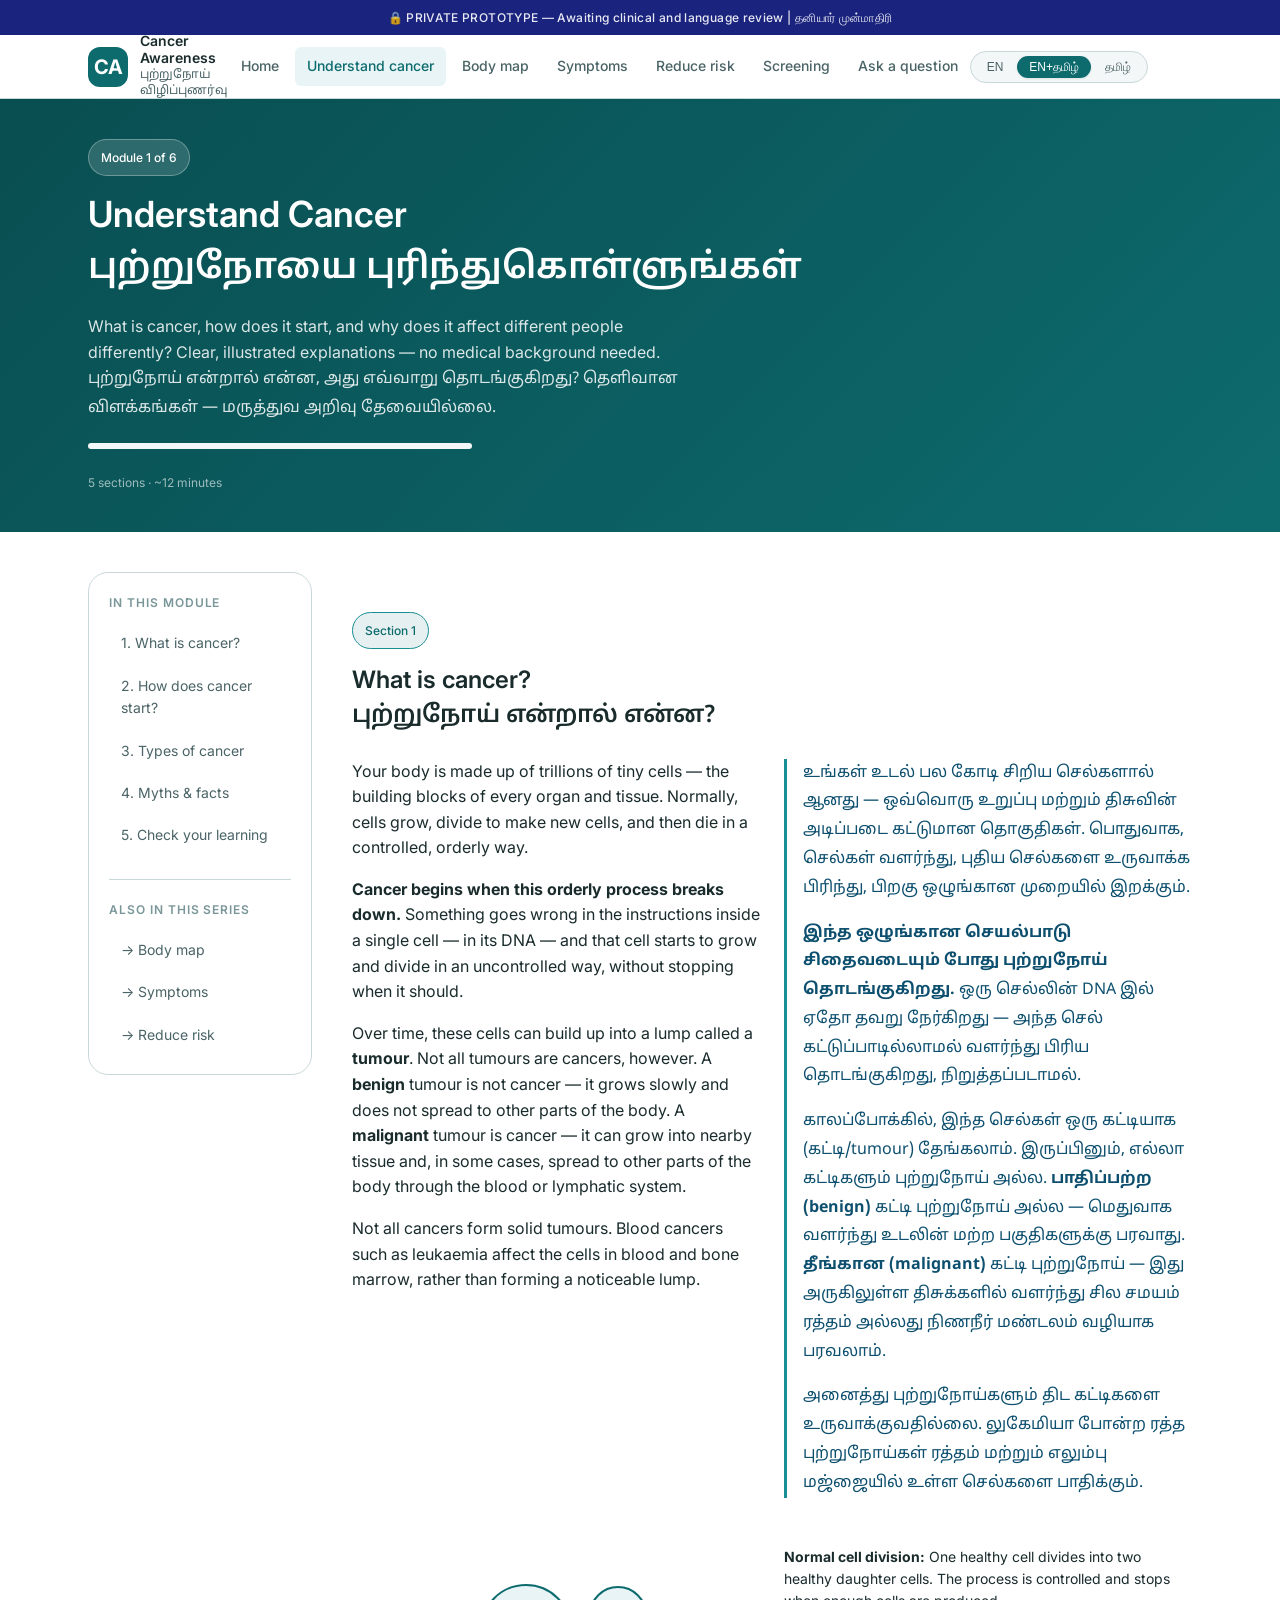
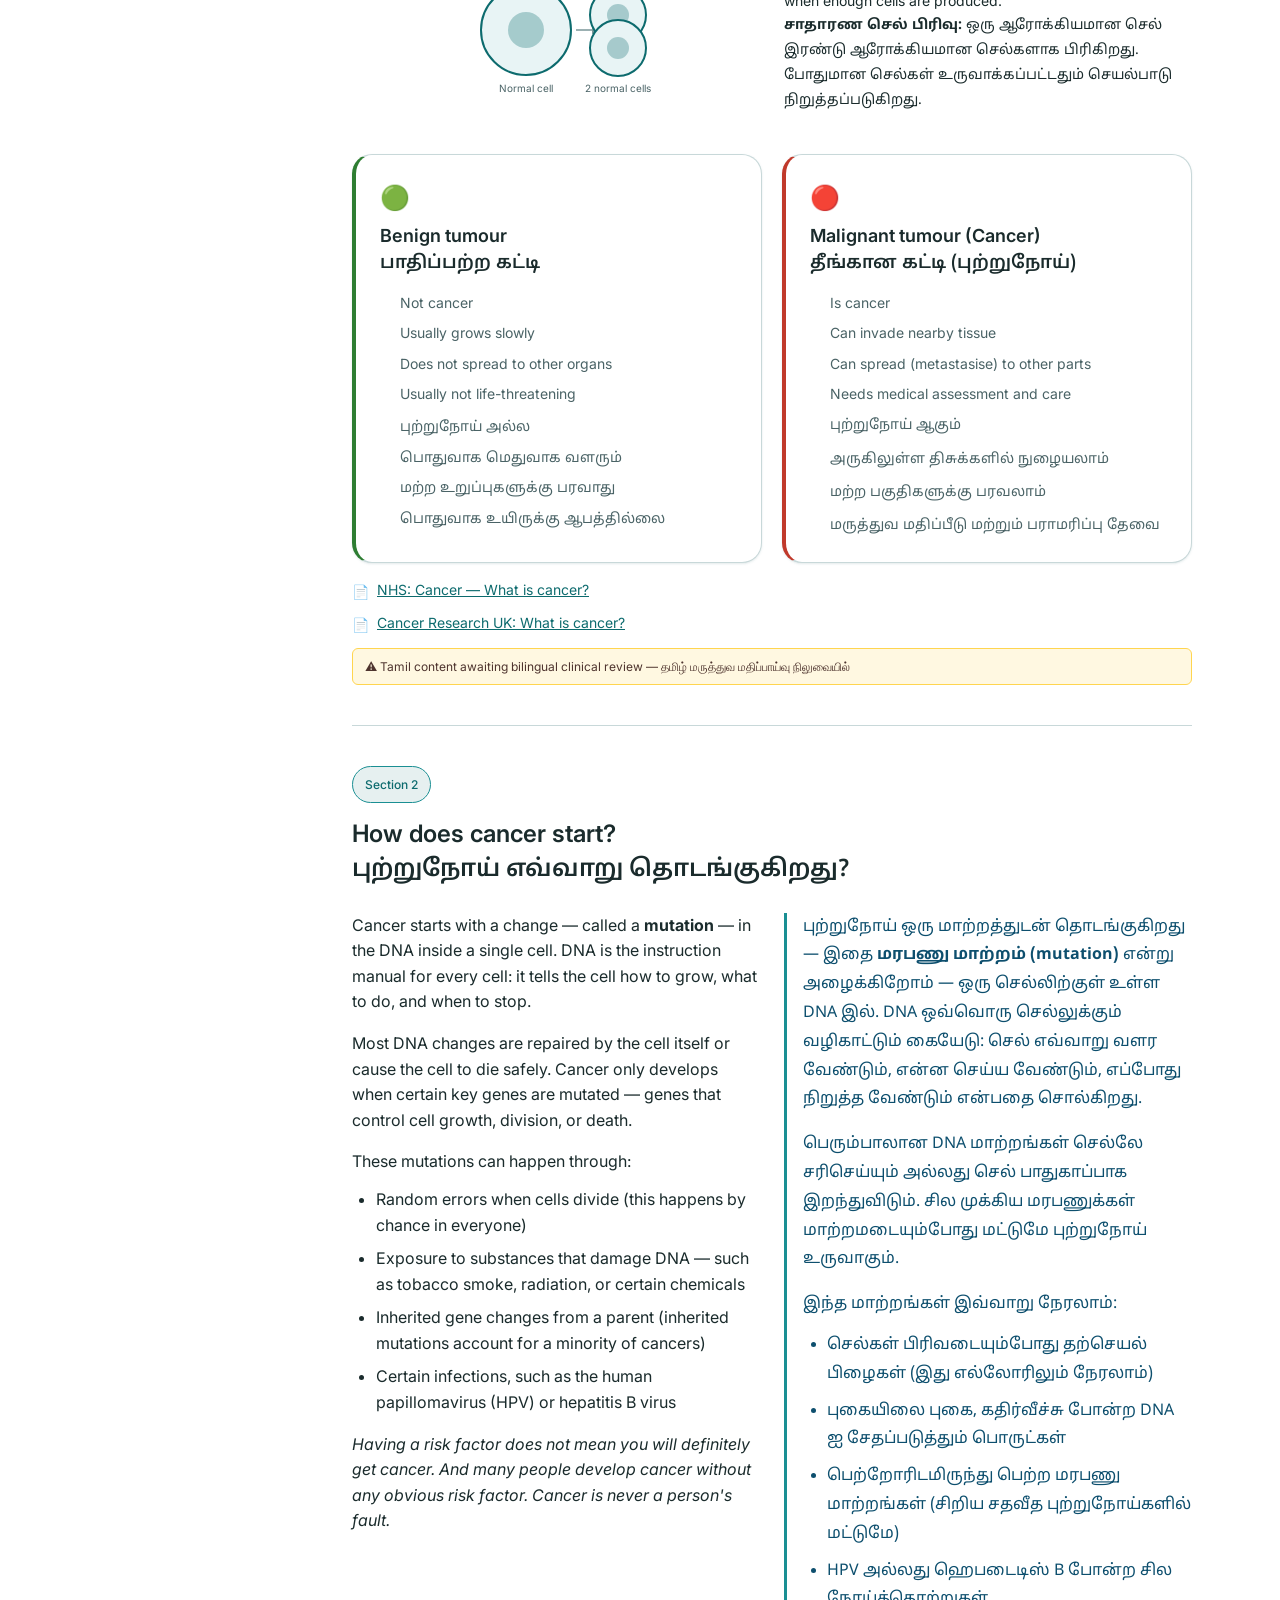
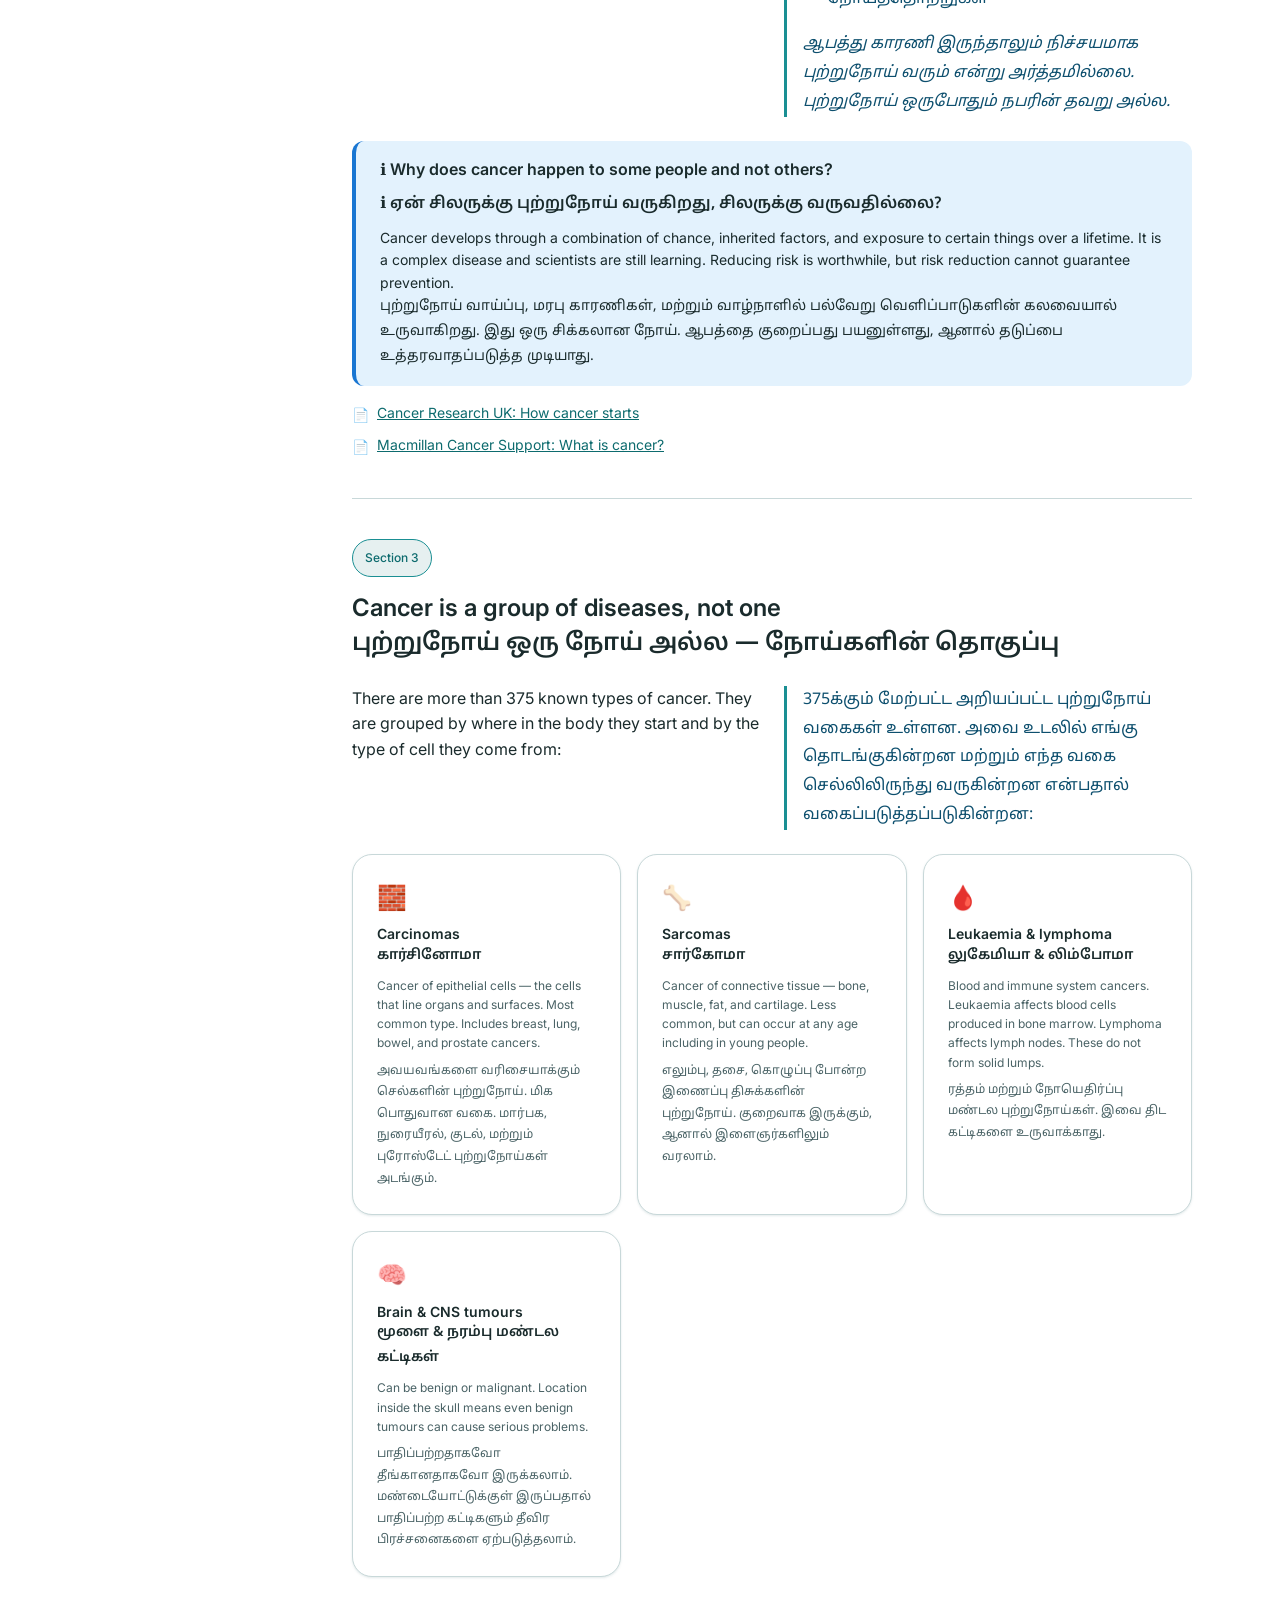
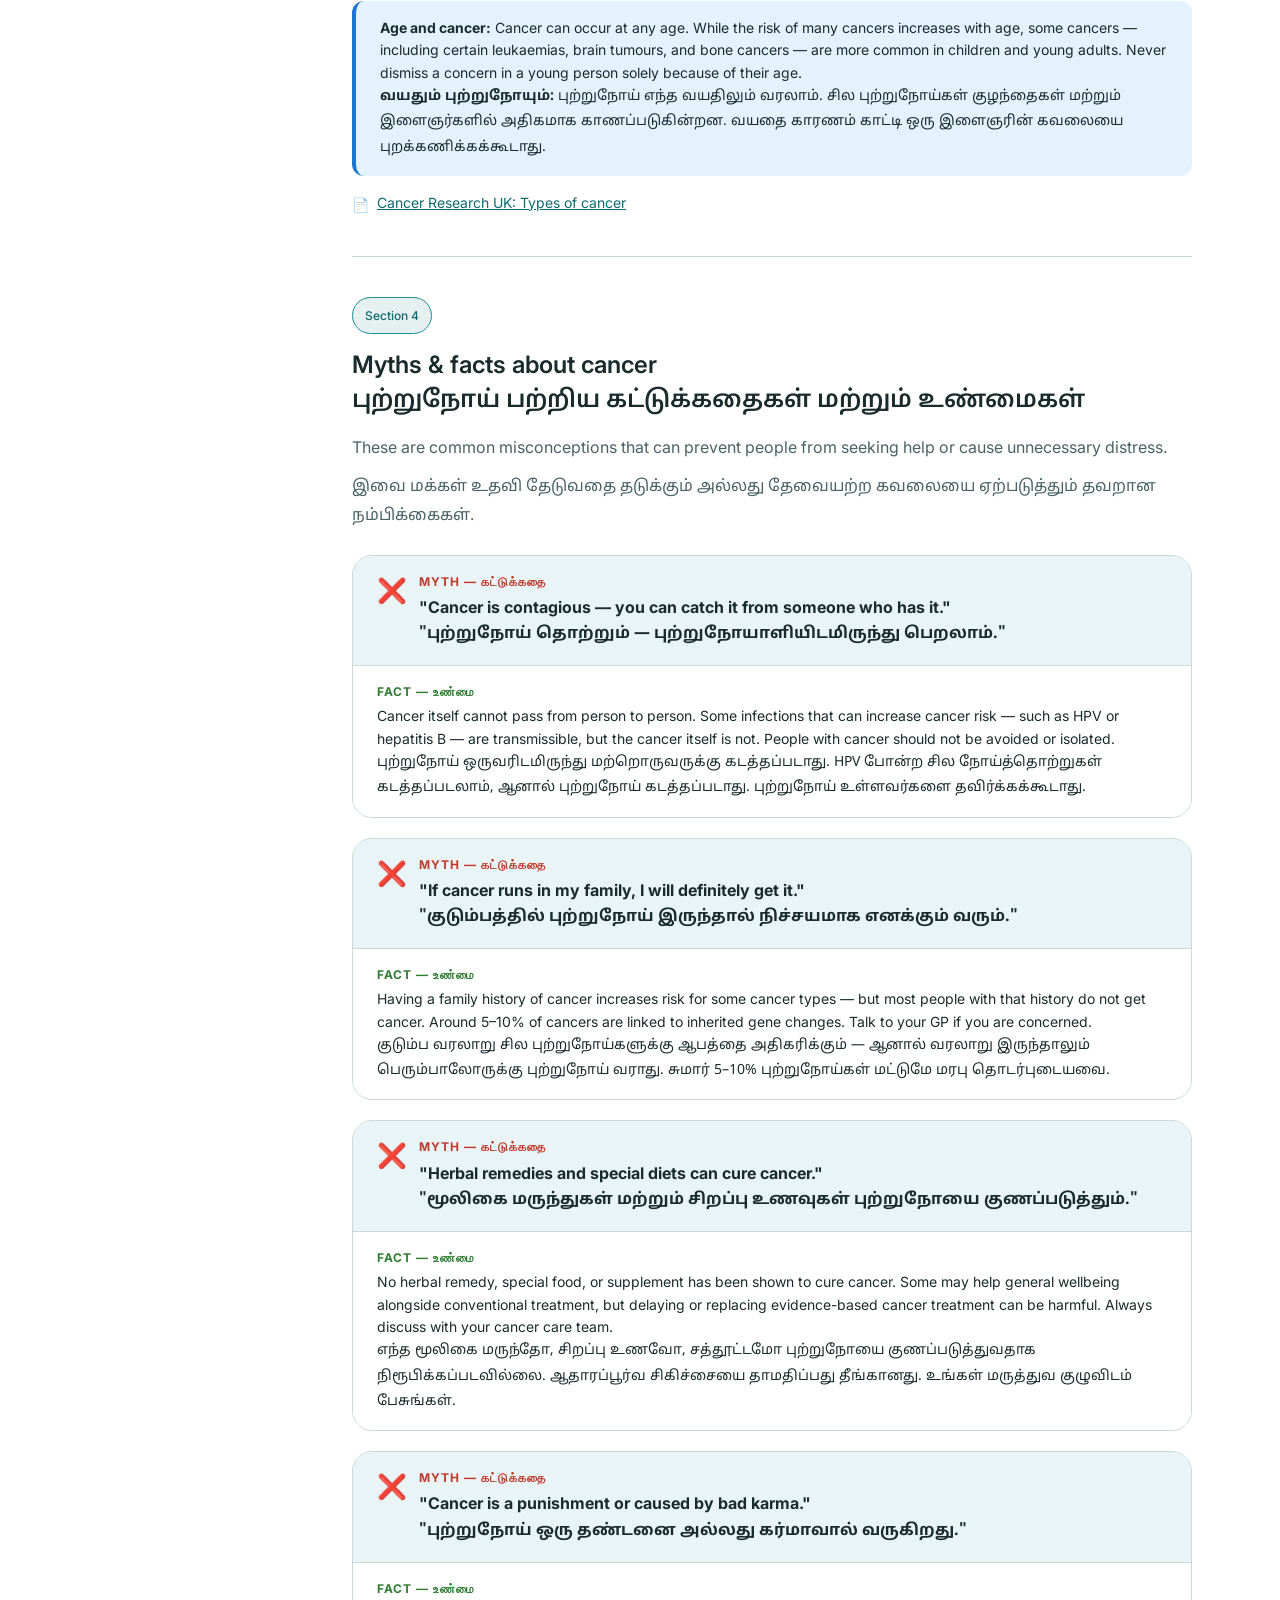
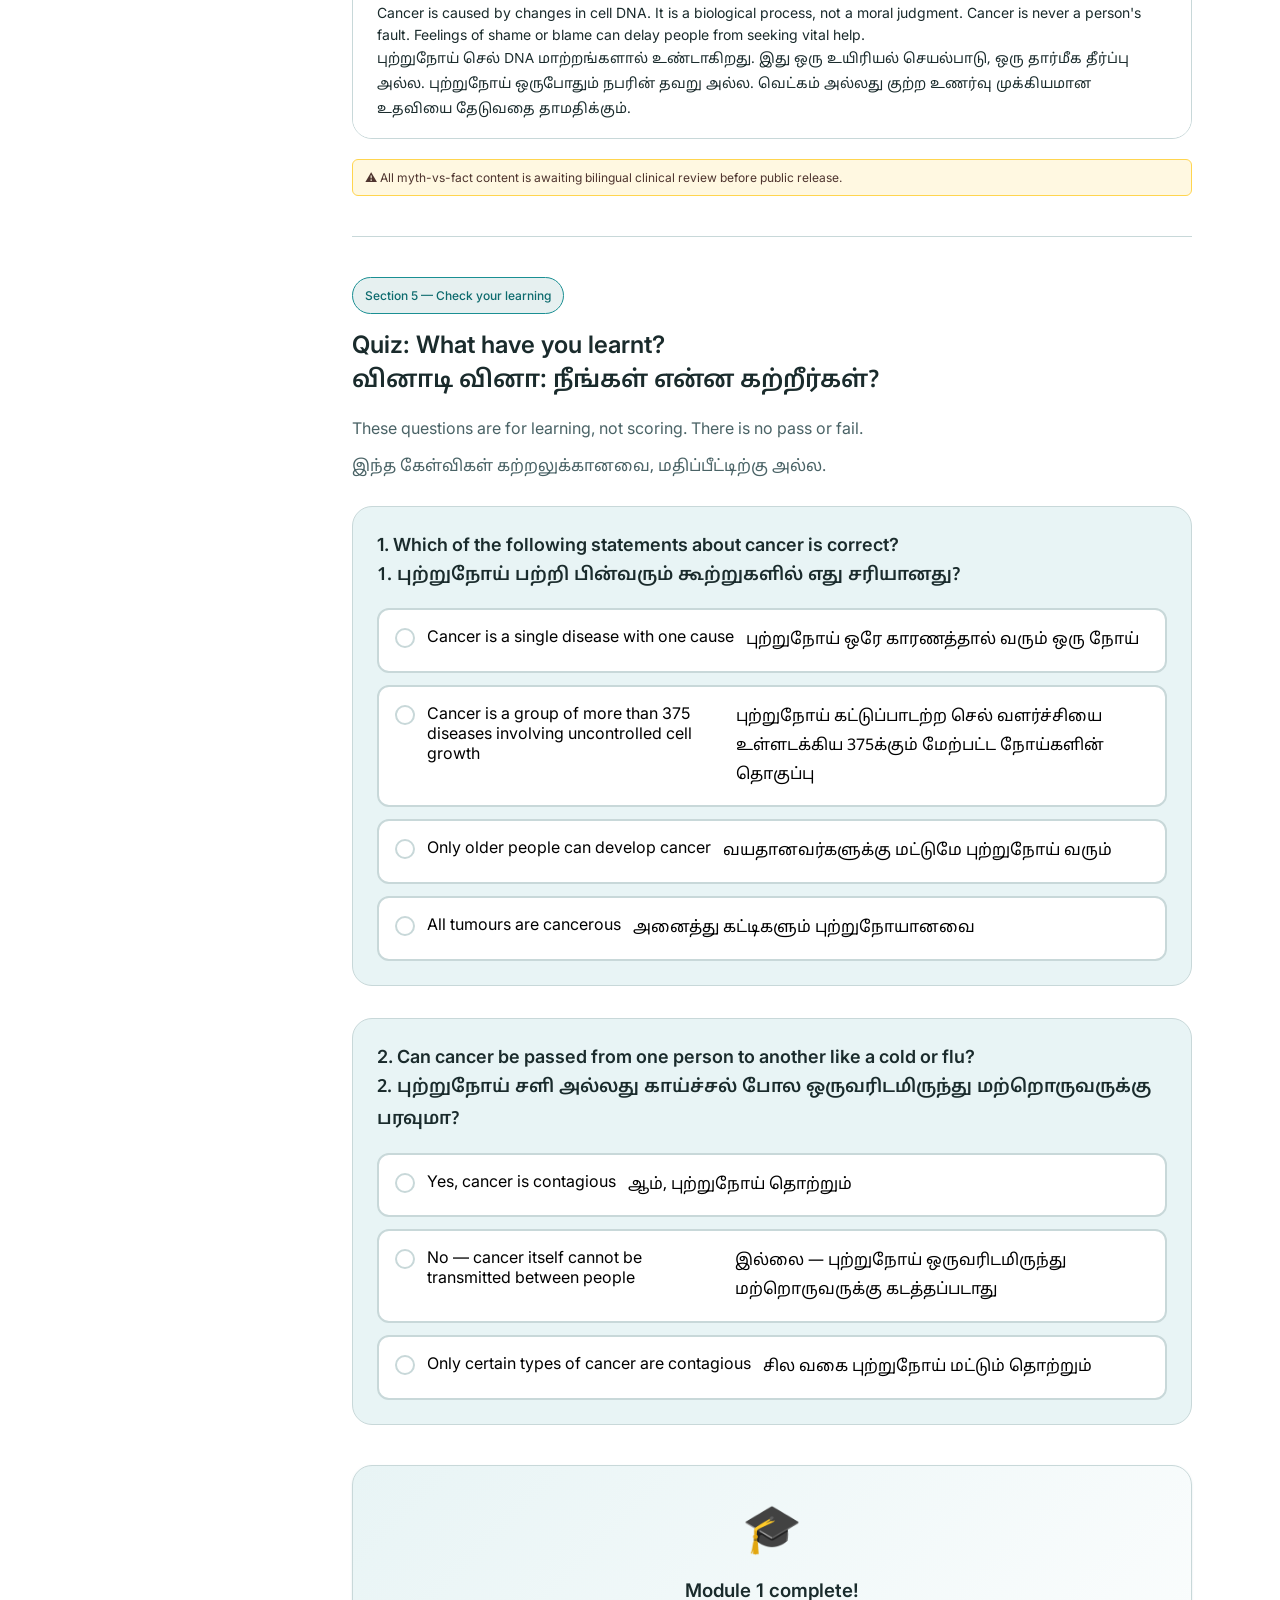
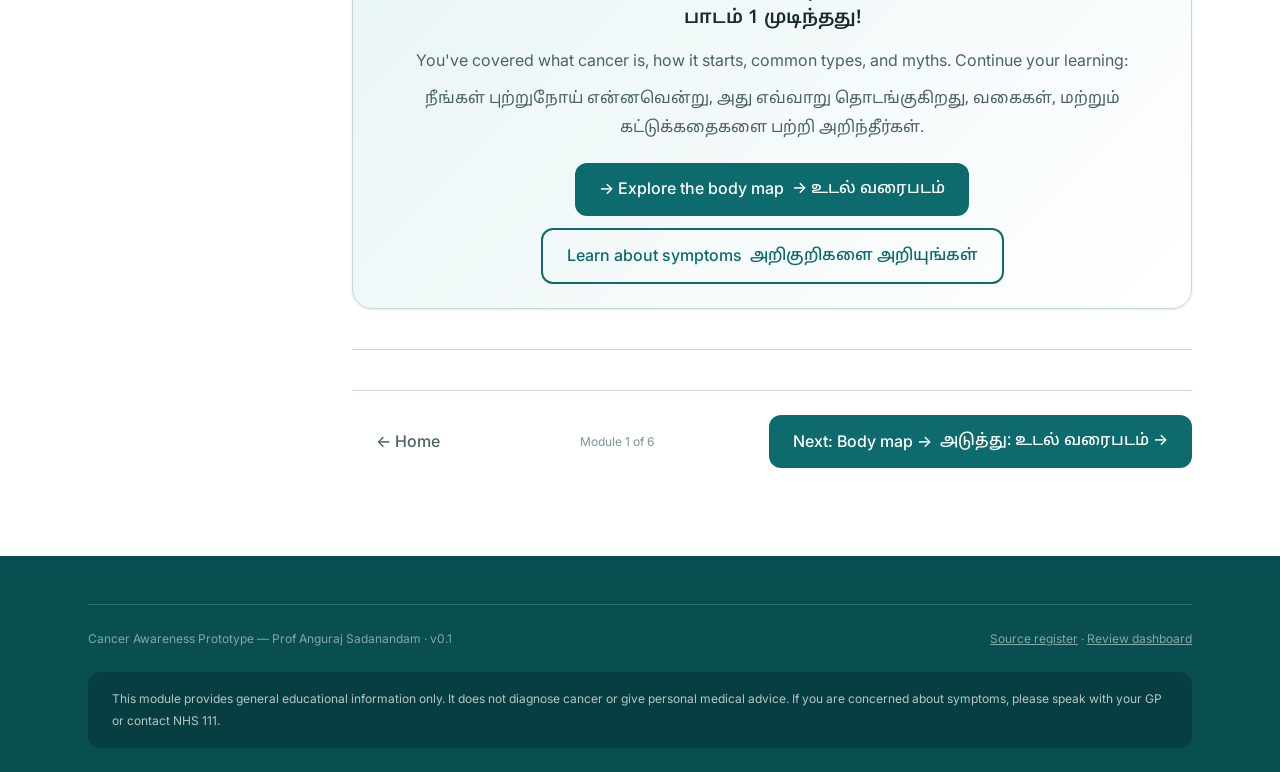
<file: pages/understand.html>
<!DOCTYPE html>
<html lang="en" data-lang="both">
<head>
  <meta charset="UTF-8">
  <meta name="viewport" content="width=device-width, initial-scale=1.0">
  <title>Understand Cancer | புற்றுநோயை புரிந்துகொள்ளுங்கள் — Cancer Awareness</title>
  <meta name="description" content="Clear bilingual explanations of what cancer is, how cells behave, common misconceptions, and when to seek help.">
  <link rel="stylesheet" href="../css/style.css">
  <style>
    /* Scroll progress bar */
    #scroll-progress {
      position: fixed; top: 0; left: 0; height: 3px;
      background: var(--clr-accent); width: 0%; z-index: 200;
      transition: width 0.1s linear;
    }
    /* Module nav sidebar */
    .module-layout {
      display: grid;
      grid-template-columns: 14rem 1fr;
      gap: var(--sp-10);
      align-items: start;
    }
    .module-sidebar {
      position: sticky;
      top: calc(var(--header-h) + var(--sp-6));
      background: var(--clr-surface);
      border: 1px solid var(--clr-border);
      border-radius: var(--radius-lg);
      padding: var(--sp-5);
    }
    .sidebar-title { font-size:var(--text-xs); font-weight:600; text-transform:uppercase; letter-spacing:0.08em; color:var(--clr-text-muted); margin-bottom:var(--sp-3); }
    .sidebar-nav { list-style:none; display:flex; flex-direction:column; gap:var(--sp-1); }
    .sidebar-nav a {
      display:block; padding:var(--sp-2) var(--sp-3); border-radius:var(--radius-sm);
      font-size:var(--text-sm); color:var(--clr-text-secondary); text-decoration:none;
      transition:var(--transition-fast);
    }
    .sidebar-nav a:hover, .sidebar-nav a.active { background:var(--clr-surface-raised); color:var(--clr-primary); }
    .module-content { min-width: 0; }
    @media(max-width:900px) {
      .module-layout { grid-template-columns: 1fr; }
      .module-sidebar { position: static; }
    }

    /* Section breaks */
    .content-section {
      padding: var(--sp-10) 0;
      border-bottom: 1px solid var(--clr-border);
    }
    .content-section:last-child { border-bottom: none; }

    /* Illustration placeholder */
    .illustration {
      border-radius: var(--radius-lg);
      background: var(--clr-surface-raised);
      border: 1px dashed var(--clr-border);
      display: flex;
      align-items: center;
      justify-content: center;
      flex-direction: column;
      gap: var(--sp-3);
      padding: var(--sp-10);
      color: var(--clr-text-muted);
      font-size: var(--text-sm);
      text-align: center;
    }
    .illustration .icon { font-size: 3rem; }

    /* Cell diagram */
    .cell-diagram {
      display: flex;
      gap: var(--sp-6);
      align-items: center;
      flex-wrap: wrap;
    }
    .cell-visual {
      flex: 1;
      min-width: 10rem;
    }
    .cell-visual svg { max-width: 200px; margin: 0 auto; }

    /* Quiz wrapper */
    .quiz-wrapper {
      background: var(--clr-surface-raised);
      border-radius: var(--radius-lg);
      padding: var(--sp-6);
      border: 1px solid var(--clr-border);
    }
    .quiz-q-text { font-weight: 600; margin-bottom: var(--sp-4); font-size: var(--text-md); }
    .quiz-options { display: flex; flex-direction: column; gap: var(--sp-3); }
    .quiz-feedback { margin-top: var(--sp-4); padding: var(--sp-4); border-radius: var(--radius-md); }

    /* Module progress */
    .module-progress-bar {
      background: var(--clr-surface-alt);
      border-radius: var(--radius-full);
      height: 6px;
      margin-bottom: var(--sp-6);
      overflow: hidden;
    }
    .module-progress-fill {
      height: 100%;
      background: linear-gradient(to right, var(--clr-primary), var(--clr-accent));
      border-radius: var(--radius-full);
      transition: width var(--transition-slow);
    }

    /* Next/prev nav */
    .lesson-nav {
      display: flex;
      justify-content: space-between;
      align-items: center;
      padding: var(--sp-6) 0;
      border-top: 1px solid var(--clr-border);
      margin-top: var(--sp-10);
    }
  </style>
</head>
<body>

<div id="scroll-progress" aria-hidden="true"></div>
<a href="#main" class="skip-link">Skip to main content</a>

<div class="prototype-notice">🔒 PRIVATE PROTOTYPE — Awaiting clinical and language review | தனியார் முன்மாதிரி</div>

<!-- HEADER -->
<header class="site-header">
  <div class="header-inner">
    <a href="../index.html" class="site-logo" aria-label="Cancer Awareness Home">
      <div class="logo-icon" aria-hidden="true">CA</div>
      <div>
        <div class="logo-text-en">Cancer Awareness</div>
        <div class="logo-text-ta">புற்றுநோய் விழிப்புணர்வு</div>
      </div>
    </a>
    <nav class="main-nav" id="main-nav" aria-label="Main navigation">
      <a href="../index.html" class="nav-link">Home</a>
      <a href="understand.html" class="nav-link active">Understand cancer</a>
      <a href="body-map.html" class="nav-link">Body map</a>
      <a href="symptoms.html" class="nav-link">Symptoms</a>
      <a href="risk.html" class="nav-link">Reduce risk</a>
      <a href="screening.html" class="nav-link">Screening</a>
      <a href="ask.html" class="nav-link">Ask a question</a>
    </nav>
    <div class="header-controls">
      <div class="lang-switcher" role="group" aria-label="Language display mode">
        <button class="lang-btn" data-lang-btn="en" aria-pressed="false">EN</button>
        <button class="lang-btn active" data-lang-btn="both" aria-pressed="true">EN+தமிழ்</button>
        <button class="lang-btn" data-lang-btn="ta" aria-pressed="false">தமிழ்</button>
      </div>
      <button class="nav-toggle btn btn-ghost btn-sm" id="nav-toggle" aria-expanded="false" aria-controls="main-nav" aria-label="Open menu">
        <svg width="24" height="24" viewBox="0 0 24 24" fill="none" stroke="currentColor" stroke-width="2"><line x1="3" y1="6" x2="21" y2="6"/><line x1="3" y1="12" x2="21" y2="12"/><line x1="3" y1="18" x2="21" y2="18"/></svg>
      </button>
    </div>
  </div>
</header>

<main id="main" tabindex="-1">

  <!-- PAGE HERO -->
  <div style="background:linear-gradient(135deg,var(--clr-primary-dark),var(--clr-primary));color:white;padding:var(--sp-10) 0">
    <div class="container">
      <div class="chip" style="background:rgba(255,255,255,0.15);border-color:rgba(255,255,255,0.3);color:white;margin-bottom:var(--sp-4)">Module 1 of 6</div>
      <h1 style="color:white;font-size:clamp(var(--text-2xl),4vw,var(--text-3xl));margin-bottom:var(--sp-3)">
        <span class="en-only">Understand Cancer</span>
        <span class="ta-only ta">புற்றுநோயை புரிந்துகொள்ளுங்கள்</span>
      </h1>
      <p style="opacity:0.85;max-width:38rem">
        <span class="en-only">What is cancer, how does it start, and why does it affect different people differently? Clear, illustrated explanations — no medical background needed.</span>
        <span class="ta-only ta">புற்றுநோய் என்றால் என்ன, அது எவ்வாறு தொடங்குகிறது? தெளிவான விளக்கங்கள் — மருத்துவ அறிவு தேவையில்லை.</span>
      </p>
      <div style="margin-top:var(--sp-5)">
        <div class="module-progress-bar" style="max-width:24rem" role="progressbar" aria-valuenow="0" aria-valuemin="0" aria-valuemax="100" aria-label="Module progress">
          <div class="module-progress-fill" id="module-progress" style="width:0%"></div>
        </div>
        <p style="font-size:var(--text-xs);opacity:0.6">5 sections · ~12 minutes</p>
      </div>
    </div>
  </div>

  <!-- MAIN CONTENT LAYOUT -->
  <div class="container" style="padding-top:var(--sp-10);padding-bottom:var(--sp-16)">
    <div class="module-layout">

      <!-- Sidebar nav -->
      <aside class="module-sidebar" aria-label="Module sections">
        <div class="sidebar-title">In this module</div>
        <ul class="sidebar-nav">
          <li><a href="#what-is-cancer" class="active">1. What is cancer?</a></li>
          <li><a href="#how-starts">2. How does cancer start?</a></li>
          <li><a href="#types">3. Types of cancer</a></li>
          <li><a href="#myths">4. Myths &amp; facts</a></li>
          <li><a href="#quiz">5. Check your learning</a></li>
        </ul>
        <div style="margin-top:var(--sp-6);padding-top:var(--sp-5);border-top:1px solid var(--clr-border)">
          <div class="sidebar-title">Also in this series</div>
          <ul class="sidebar-nav">
            <li><a href="body-map.html">→ Body map</a></li>
            <li><a href="symptoms.html">→ Symptoms</a></li>
            <li><a href="risk.html">→ Reduce risk</a></li>
          </ul>
        </div>
      </aside>

      <!-- Main content -->
      <article class="module-content">

        <!-- ============ SECTION 1: WHAT IS CANCER ============ -->
        <section class="content-section" id="what-is-cancer" aria-labelledby="s1-heading">
          <div class="chip chip-primary" style="margin-bottom:var(--sp-4)">Section 1</div>
          <h2 id="s1-heading">
            <span class="en-only">What is cancer?</span>
            <span class="ta-only ta">புற்றுநோய் என்றால் என்ன?</span>
          </h2>

          <div class="bilingual-pair" style="margin-top:var(--sp-5)">
            <div class="bilingual-en en-only">
              <p>Your body is made up of trillions of tiny cells — the building blocks of every organ and tissue. Normally, cells grow, divide to make new cells, and then die in a controlled, orderly way.</p>
              <p style="margin-top:var(--sp-4)"><strong>Cancer begins when this orderly process breaks down.</strong> Something goes wrong in the instructions inside a single cell — in its DNA — and that cell starts to grow and divide in an uncontrolled way, without stopping when it should.</p>
              <p style="margin-top:var(--sp-4)">Over time, these cells can build up into a lump called a <strong>tumour</strong>. Not all tumours are cancers, however. A <strong>benign</strong> tumour is not cancer — it grows slowly and does not spread to other parts of the body. A <strong>malignant</strong> tumour is cancer — it can grow into nearby tissue and, in some cases, spread to other parts of the body through the blood or lymphatic system.</p>
              <p style="margin-top:var(--sp-4)">Not all cancers form solid tumours. Blood cancers such as leukaemia affect the cells in blood and bone marrow, rather than forming a noticeable lump.</p>
            </div>
            <div class="bilingual-ta ta-only ta">
              <p>உங்கள் உடல் பல கோடி சிறிய செல்களால் ஆனது — ஒவ்வொரு உறுப்பு மற்றும் திசுவின் அடிப்படை கட்டுமான தொகுதிகள். பொதுவாக, செல்கள் வளர்ந்து, புதிய செல்களை உருவாக்க பிரிந்து, பிறகு ஒழுங்கான முறையில் இறக்கும்.</p>
              <p style="margin-top:var(--sp-4)"><strong>இந்த ஒழுங்கான செயல்பாடு சிதைவடையும் போது புற்றுநோய் தொடங்குகிறது.</strong> ஒரு செல்லின் DNA இல் ஏதோ தவறு நேர்கிறது — அந்த செல் கட்டுப்பாடில்லாமல் வளர்ந்து பிரிய தொடங்குகிறது, நிறுத்தப்படாமல்.</p>
              <p style="margin-top:var(--sp-4)">காலப்போக்கில், இந்த செல்கள் ஒரு கட்டியாக (கட்டி/tumour) தேங்கலாம். இருப்பினும், எல்லா கட்டிகளும் புற்றுநோய் அல்ல. <strong>பாதிப்பற்ற (benign)</strong> கட்டி புற்றுநோய் அல்ல — மெதுவாக வளர்ந்து உடலின் மற்ற பகுதிகளுக்கு பரவாது. <strong>தீங்கான (malignant)</strong> கட்டி புற்றுநோய் — இது அருகிலுள்ள திசுக்களில் வளர்ந்து சில சமயம் ரத்தம் அல்லது நிணநீர் மண்டலம் வழியாக பரவலாம்.</p>
              <p style="margin-top:var(--sp-4)">அனைத்து புற்றுநோய்களும் திட கட்டிகளை உருவாக்குவதில்லை. லுகேமியா போன்ற ரத்த புற்றுநோய்கள் ரத்தம் மற்றும் எலும்பு மஜ்ஜையில் உள்ள செல்களை பாதிக்கும்.</p>
            </div>
          </div>

          <!-- Cell illustration -->
          <div style="margin-top:var(--sp-8)">
            <div class="cell-diagram">
              <div class="cell-visual">
                <svg viewBox="0 0 200 200" xmlns="http://www.w3.org/2000/svg" aria-label="Normal cell dividing normally" role="img">
                  <title>Normal cell division</title>
                  <circle cx="70" cy="100" r="45" fill="#E8F4F5" stroke="var(--clr-primary)" stroke-width="2"/>
                  <circle cx="70" cy="100" r="18" fill="var(--clr-primary)" opacity="0.3"/>
                  <text x="70" y="162" text-anchor="middle" font-size="10" fill="var(--clr-text-secondary)" font-family="Inter, sans-serif">Normal cell</text>
                  <line x1="120" y1="100" x2="140" y2="100" stroke="var(--clr-text-muted)" stroke-width="1.5" marker-end="url(#arrow)"/>
                  <defs><marker id="arrow" markerWidth="6" markerHeight="6" refX="3" refY="3" orient="auto"><path d="M0,0 L0,6 L6,3 z" fill="var(--clr-text-muted)"/></marker></defs>
                  <circle cx="162" cy="85" r="28" fill="#E8F4F5" stroke="var(--clr-primary)" stroke-width="2"/>
                  <circle cx="162" cy="85" r="11" fill="var(--clr-primary)" opacity="0.3"/>
                  <circle cx="162" cy="118" r="28" fill="#E8F4F5" stroke="var(--clr-primary)" stroke-width="2"/>
                  <circle cx="162" cy="118" r="11" fill="var(--clr-primary)" opacity="0.3"/>
                  <text x="162" y="162" text-anchor="middle" font-size="10" fill="var(--clr-text-secondary)" font-family="Inter, sans-serif">2 normal cells</text>
                </svg>
              </div>
              <div style="flex:1;min-width:10rem">
                <p class="text-sm en-only"><strong>Normal cell division:</strong> One healthy cell divides into two healthy daughter cells. The process is controlled and stops when enough cells are produced.</p>
                <p class="text-sm ta-only ta" style="font-family:var(--font-ta)"><strong>சாதாரண செல் பிரிவு:</strong> ஒரு ஆரோக்கியமான செல் இரண்டு ஆரோக்கியமான செல்களாக பிரிகிறது. போதுமான செல்கள் உருவாக்கப்பட்டதும் செயல்பாடு நிறுத்தப்படுகிறது.</p>
              </div>
            </div>
          </div>

          <!-- Benign vs Malignant explainer -->
          <div class="two-col-mobile-stack" style="gap:var(--sp-5);margin-top:var(--sp-6)">
            <div class="card" style="border-left:4px solid var(--clr-success)">
              <div style="font-size:1.5rem;margin-bottom:var(--sp-2)" aria-hidden="true">🟢</div>
              <h3 class="text-md en-only">Benign tumour</h3>
              <h3 class="text-md ta-only ta" style="font-family:var(--font-ta)">பாதிப்பற்ற கட்டி</h3>
              <ul class="text-sm text-secondary" style="margin-top:var(--sp-3);padding-left:var(--sp-5);display:flex;flex-direction:column;gap:var(--sp-2)" class="en-only">
                <li class="en-only">Not cancer</li>
                <li class="en-only">Usually grows slowly</li>
                <li class="en-only">Does not spread to other organs</li>
                <li class="en-only">Usually not life-threatening</li>
              </ul>
              <ul class="text-sm" style="margin-top:var(--sp-3);padding-left:var(--sp-5);display:flex;flex-direction:column;gap:var(--sp-2);font-family:var(--font-ta);color:var(--clr-text-secondary)" class="ta-only">
                <li class="ta-only">புற்றுநோய் அல்ல</li>
                <li class="ta-only">பொதுவாக மெதுவாக வளரும்</li>
                <li class="ta-only">மற்ற உறுப்புகளுக்கு பரவாது</li>
                <li class="ta-only">பொதுவாக உயிருக்கு ஆபத்தில்லை</li>
              </ul>
            </div>
            <div class="card" style="border-left:4px solid var(--clr-warn)">
              <div style="font-size:1.5rem;margin-bottom:var(--sp-2)" aria-hidden="true">🔴</div>
              <h3 class="text-md en-only">Malignant tumour (Cancer)</h3>
              <h3 class="text-md ta-only ta" style="font-family:var(--font-ta)">தீங்கான கட்டி (புற்றுநோய்)</h3>
              <ul class="text-sm text-secondary" style="margin-top:var(--sp-3);padding-left:var(--sp-5);display:flex;flex-direction:column;gap:var(--sp-2)">
                <li class="en-only">Is cancer</li>
                <li class="en-only">Can invade nearby tissue</li>
                <li class="en-only">Can spread (metastasise) to other parts</li>
                <li class="en-only">Needs medical assessment and care</li>
                <li class="ta-only ta" style="font-family:var(--font-ta)">புற்றுநோய் ஆகும்</li>
                <li class="ta-only ta" style="font-family:var(--font-ta)">அருகிலுள்ள திசுக்களில் நுழையலாம்</li>
                <li class="ta-only ta" style="font-family:var(--font-ta)">மற்ற பகுதிகளுக்கு பரவலாம்</li>
                <li class="ta-only ta" style="font-family:var(--font-ta)">மருத்துவ மதிப்பீடு மற்றும் பராமரிப்பு தேவை</li>
              </ul>
            </div>
          </div>

          <!-- Source -->
          <ul class="source-list">
            <li class="source-item"><a href="https://www.nhs.uk/conditions/cancer/" target="_blank" rel="noopener">NHS: Cancer — What is cancer?</a></li>
            <li class="source-item"><a href="https://www.cancerresearchuk.org/about-cancer/what-is-cancer" target="_blank" rel="noopener">Cancer Research UK: What is cancer?</a></li>
          </ul>
          <div class="review-notice">⚠️ Tamil content awaiting bilingual clinical review — தமிழ் மருத்துவ மதிப்பாய்வு நிலுவையில்</div>
        </section>

        <!-- ============ SECTION 2: HOW DOES CANCER START ============ -->
        <section class="content-section" id="how-starts" aria-labelledby="s2-heading">
          <div class="chip chip-primary" style="margin-bottom:var(--sp-4)">Section 2</div>
          <h2 id="s2-heading">
            <span class="en-only">How does cancer start?</span>
            <span class="ta-only ta">புற்றுநோய் எவ்வாறு தொடங்குகிறது?</span>
          </h2>

          <div class="bilingual-pair" style="margin-top:var(--sp-5)">
            <div class="bilingual-en en-only">
              <p>Cancer starts with a change — called a <strong>mutation</strong> — in the DNA inside a single cell. DNA is the instruction manual for every cell: it tells the cell how to grow, what to do, and when to stop.</p>
              <p style="margin-top:var(--sp-4)">Most DNA changes are repaired by the cell itself or cause the cell to die safely. Cancer only develops when certain key genes are mutated — genes that control cell growth, division, or death.</p>
              <p style="margin-top:var(--sp-4)">These mutations can happen through:</p>
              <ul style="margin-top:var(--sp-3);padding-left:var(--sp-6);display:flex;flex-direction:column;gap:var(--sp-2)">
                <li>Random errors when cells divide (this happens by chance in everyone)</li>
                <li>Exposure to substances that damage DNA — such as tobacco smoke, radiation, or certain chemicals</li>
                <li>Inherited gene changes from a parent (inherited mutations account for a minority of cancers)</li>
                <li>Certain infections, such as the human papillomavirus (HPV) or hepatitis B virus</li>
              </ul>
              <p style="margin-top:var(--sp-4)"><em>Having a risk factor does not mean you will definitely get cancer. And many people develop cancer without any obvious risk factor. Cancer is never a person's fault.</em></p>
            </div>
            <div class="bilingual-ta ta-only ta">
              <p>புற்றுநோய் ஒரு மாற்றத்துடன் தொடங்குகிறது — இதை <strong>மரபணு மாற்றம் (mutation)</strong> என்று அழைக்கிறோம் — ஒரு செல்லிற்குள் உள்ள DNA இல். DNA ஒவ்வொரு செல்லுக்கும் வழிகாட்டும் கையேடு: செல் எவ்வாறு வளர வேண்டும், என்ன செய்ய வேண்டும், எப்போது நிறுத்த வேண்டும் என்பதை சொல்கிறது.</p>
              <p style="margin-top:var(--sp-4)">பெரும்பாலான DNA மாற்றங்கள் செல்லே சரிசெய்யும் அல்லது செல் பாதுகாப்பாக இறந்துவிடும். சில முக்கிய மரபணுக்கள் மாற்றமடையும்போது மட்டுமே புற்றுநோய் உருவாகும்.</p>
              <p style="margin-top:var(--sp-4)">இந்த மாற்றங்கள் இவ்வாறு நேரலாம்:</p>
              <ul style="margin-top:var(--sp-3);padding-left:var(--sp-6);display:flex;flex-direction:column;gap:var(--sp-2)">
                <li>செல்கள் பிரிவடையும்போது தற்செயல் பிழைகள் (இது எல்லோரிலும் நேரலாம்)</li>
                <li>புகையிலை புகை, கதிர்வீச்சு போன்ற DNA ஐ சேதப்படுத்தும் பொருட்கள்</li>
                <li>பெற்றோரிடமிருந்து பெற்ற மரபணு மாற்றங்கள் (சிறிய சதவீத புற்றுநோய்களில் மட்டுமே)</li>
                <li>HPV அல்லது ஹெபடைடிஸ் B போன்ற சில நோய்த்தொற்றுகள்</li>
              </ul>
              <p style="margin-top:var(--sp-4);font-style:italic">ஆபத்து காரணி இருந்தாலும் நிச்சயமாக புற்றுநோய் வரும் என்று அர்த்தமில்லை. புற்றுநோய் ஒருபோதும் நபரின் தவறு அல்ல.</p>
            </div>
          </div>

          <div class="info-box info-box-info" style="margin-top:var(--sp-6)">
            <div class="info-box-title en-only">ℹ️ Why does cancer happen to some people and not others?</div>
            <div class="info-box-title ta-only ta" style="font-family:var(--font-ta)">ℹ️ ஏன் சிலருக்கு புற்றுநோய் வருகிறது, சிலருக்கு வருவதில்லை?</div>
            <p class="text-sm en-only">Cancer develops through a combination of chance, inherited factors, and exposure to certain things over a lifetime. It is a complex disease and scientists are still learning. Reducing risk is worthwhile, but risk reduction cannot guarantee prevention.</p>
            <p class="text-sm ta-only ta" style="font-family:var(--font-ta)">புற்றுநோய் வாய்ப்பு, மரபு காரணிகள், மற்றும் வாழ்நாளில் பல்வேறு வெளிப்பாடுகளின் கலவையால் உருவாகிறது. இது ஒரு சிக்கலான நோய். ஆபத்தை குறைப்பது பயனுள்ளது, ஆனால் தடுப்பை உத்தரவாதப்படுத்த முடியாது.</p>
          </div>

          <ul class="source-list">
            <li class="source-item"><a href="https://www.cancerresearchuk.org/about-cancer/what-is-cancer/how-cancer-starts" target="_blank" rel="noopener">Cancer Research UK: How cancer starts</a></li>
            <li class="source-item"><a href="https://www.macmillan.org.uk/cancer-information-and-support/worried-about-cancer/what-is-cancer" target="_blank" rel="noopener">Macmillan Cancer Support: What is cancer?</a></li>
          </ul>
        </section>

        <!-- ============ SECTION 3: TYPES OF CANCER ============ -->
        <section class="content-section" id="types" aria-labelledby="s3-heading">
          <div class="chip chip-primary" style="margin-bottom:var(--sp-4)">Section 3</div>
          <h2 id="s3-heading">
            <span class="en-only">Cancer is a group of diseases, not one</span>
            <span class="ta-only ta">புற்றுநோய் ஒரு நோய் அல்ல — நோய்களின் தொகுப்பு</span>
          </h2>

          <div class="bilingual-pair" style="margin-top:var(--sp-5)">
            <div class="bilingual-en en-only">
              <p>There are more than 375 known types of cancer. They are grouped by where in the body they start and by the type of cell they come from:</p>
            </div>
            <div class="bilingual-ta ta-only ta">
              <p>375க்கும் மேற்பட்ட அறியப்பட்ட புற்றுநோய் வகைகள் உள்ளன. அவை உடலில் எங்கு தொடங்குகின்றன மற்றும் எந்த வகை செல்லிலிருந்து வருகின்றன என்பதால் வகைப்படுத்தப்படுகின்றன:</p>
            </div>
          </div>

          <div style="display:grid;grid-template-columns:repeat(auto-fit,minmax(14rem,1fr));gap:var(--sp-4);margin-top:var(--sp-6)">
            <div class="card">
              <div style="font-size:1.5rem;margin-bottom:var(--sp-2)" aria-hidden="true">🧱</div>
              <h3 class="text-sm font-semi en-only">Carcinomas</h3>
              <h3 class="text-sm font-semi ta-only ta" style="font-family:var(--font-ta)">கார்சினோமா</h3>
              <p class="text-xs text-secondary en-only" style="margin-top:var(--sp-2)">Cancer of epithelial cells — the cells that line organs and surfaces. Most common type. Includes breast, lung, bowel, and prostate cancers.</p>
              <p class="text-xs ta-only ta" style="margin-top:var(--sp-2);font-family:var(--font-ta);color:var(--clr-text-secondary)">அவயவங்களை வரிசையாக்கும் செல்களின் புற்றுநோய். மிக பொதுவான வகை. மார்பக, நுரையீரல், குடல், மற்றும் புரோஸ்டேட் புற்றுநோய்கள் அடங்கும்.</p>
            </div>
            <div class="card">
              <div style="font-size:1.5rem;margin-bottom:var(--sp-2)" aria-hidden="true">🦴</div>
              <h3 class="text-sm font-semi en-only">Sarcomas</h3>
              <h3 class="text-sm font-semi ta-only ta" style="font-family:var(--font-ta)">சார்கோமா</h3>
              <p class="text-xs text-secondary en-only" style="margin-top:var(--sp-2)">Cancer of connective tissue — bone, muscle, fat, and cartilage. Less common, but can occur at any age including in young people.</p>
              <p class="text-xs ta-only ta" style="margin-top:var(--sp-2);font-family:var(--font-ta);color:var(--clr-text-secondary)">எலும்பு, தசை, கொழுப்பு போன்ற இணைப்பு திசுக்களின் புற்றுநோய். குறைவாக இருக்கும், ஆனால் இளைஞர்களிலும் வரலாம்.</p>
            </div>
            <div class="card">
              <div style="font-size:1.5rem;margin-bottom:var(--sp-2)" aria-hidden="true">🩸</div>
              <h3 class="text-sm font-semi en-only">Leukaemia &amp; lymphoma</h3>
              <h3 class="text-sm font-semi ta-only ta" style="font-family:var(--font-ta)">லுகேமியா &amp; லிம்போமா</h3>
              <p class="text-xs text-secondary en-only" style="margin-top:var(--sp-2)">Blood and immune system cancers. Leukaemia affects blood cells produced in bone marrow. Lymphoma affects lymph nodes. These do not form solid lumps.</p>
              <p class="text-xs ta-only ta" style="margin-top:var(--sp-2);font-family:var(--font-ta);color:var(--clr-text-secondary)">ரத்தம் மற்றும் நோயெதிர்ப்பு மண்டல புற்றுநோய்கள். இவை திட கட்டிகளை உருவாக்காது.</p>
            </div>
            <div class="card">
              <div style="font-size:1.5rem;margin-bottom:var(--sp-2)" aria-hidden="true">🧠</div>
              <h3 class="text-sm font-semi en-only">Brain &amp; CNS tumours</h3>
              <h3 class="text-sm font-semi ta-only ta" style="font-family:var(--font-ta)">மூளை &amp; நரம்பு மண்டல கட்டிகள்</h3>
              <p class="text-xs text-secondary en-only" style="margin-top:var(--sp-2)">Can be benign or malignant. Location inside the skull means even benign tumours can cause serious problems.</p>
              <p class="text-xs ta-only ta" style="margin-top:var(--sp-2);font-family:var(--font-ta);color:var(--clr-text-secondary)">பாதிப்பற்றதாகவோ தீங்கானதாகவோ இருக்கலாம். மண்டையோட்டுக்குள் இருப்பதால் பாதிப்பற்ற கட்டிகளும் தீவிர பிரச்சனைகளை ஏற்படுத்தலாம்.</p>
            </div>
          </div>

          <div class="info-box info-box-info" style="margin-top:var(--sp-6)">
            <p class="text-sm en-only"><strong>Age and cancer:</strong> Cancer can occur at any age. While the risk of many cancers increases with age, some cancers — including certain leukaemias, brain tumours, and bone cancers — are more common in children and young adults. Never dismiss a concern in a young person solely because of their age.</p>
            <p class="text-sm ta-only ta" style="font-family:var(--font-ta)"><strong>வயதும் புற்றுநோயும்:</strong> புற்றுநோய் எந்த வயதிலும் வரலாம். சில புற்றுநோய்கள் குழந்தைகள் மற்றும் இளைஞர்களில் அதிகமாக காணப்படுகின்றன. வயதை காரணம் காட்டி ஒரு இளைஞரின் கவலையை புறக்கணிக்கக்கூடாது.</p>
          </div>
          <ul class="source-list">
            <li class="source-item"><a href="https://www.cancerresearchuk.org/about-cancer/what-is-cancer/types-of-cancer" target="_blank" rel="noopener">Cancer Research UK: Types of cancer</a></li>
          </ul>
        </section>

        <!-- ============ SECTION 4: MYTHS ============ -->
        <section class="content-section" id="myths" aria-labelledby="s4-heading">
          <div class="chip chip-primary" style="margin-bottom:var(--sp-4)">Section 4</div>
          <h2 id="s4-heading">
            <span class="en-only">Myths &amp; facts about cancer</span>
            <span class="ta-only ta">புற்றுநோய் பற்றிய கட்டுக்கதைகள் மற்றும் உண்மைகள்</span>
          </h2>
          <p class="text-secondary en-only" style="margin-top:var(--sp-3)">These are common misconceptions that can prevent people from seeking help or cause unnecessary distress.</p>
          <p class="text-secondary ta-only ta" style="font-family:var(--font-ta);margin-top:var(--sp-3)">இவை மக்கள் உதவி தேடுவதை தடுக்கும் அல்லது தேவையற்ற கவலையை ஏற்படுத்தும் தவறான நம்பிக்கைகள்.</p>

          <div id="myths-list" style="display:flex;flex-direction:column;gap:var(--sp-5);margin-top:var(--sp-6)">

            <div class="myth-card">
              <div class="myth-top">
                <span class="myth-icon" aria-hidden="true">❌</span>
                <div>
                  <div class="myth-label myth">Myth — கட்டுக்கதை</div>
                  <p class="en-only"><strong>"Cancer is contagious — you can catch it from someone who has it."</strong></p>
                  <p class="ta-only ta"><strong>"புற்றுநோய் தொற்றும் — புற்றுநோயாளியிடமிருந்து பெறலாம்."</strong></p>
                </div>
              </div>
              <div class="myth-bottom">
                <div class="myth-label fact">Fact — உண்மை</div>
                <p class="text-sm en-only">Cancer itself cannot pass from person to person. Some infections that can increase cancer risk — such as HPV or hepatitis B — are transmissible, but the cancer itself is not. People with cancer should not be avoided or isolated.</p>
                <p class="text-sm ta-only ta" style="font-family:var(--font-ta)">புற்றுநோய் ஒருவரிடமிருந்து மற்றொருவருக்கு கடத்தப்படாது. HPV போன்ற சில நோய்த்தொற்றுகள் கடத்தப்படலாம், ஆனால் புற்றுநோய் கடத்தப்படாது. புற்றுநோய் உள்ளவர்களை தவிர்க்கக்கூடாது.</p>
              </div>
            </div>

            <div class="myth-card">
              <div class="myth-top">
                <span class="myth-icon" aria-hidden="true">❌</span>
                <div>
                  <div class="myth-label myth">Myth — கட்டுக்கதை</div>
                  <p class="en-only"><strong>"If cancer runs in my family, I will definitely get it."</strong></p>
                  <p class="ta-only ta"><strong>"குடும்பத்தில் புற்றுநோய் இருந்தால் நிச்சயமாக எனக்கும் வரும்."</strong></p>
                </div>
              </div>
              <div class="myth-bottom">
                <div class="myth-label fact">Fact — உண்மை</div>
                <p class="text-sm en-only">Having a family history of cancer increases risk for some cancer types — but most people with that history do not get cancer. Around 5–10% of cancers are linked to inherited gene changes. Talk to your GP if you are concerned.</p>
                <p class="text-sm ta-only ta" style="font-family:var(--font-ta)">குடும்ப வரலாறு சில புற்றுநோய்களுக்கு ஆபத்தை அதிகரிக்கும் — ஆனால் வரலாறு இருந்தாலும் பெரும்பாலோருக்கு புற்றுநோய் வராது. சுமார் 5–10% புற்றுநோய்கள் மட்டுமே மரபு தொடர்புடையவை.</p>
              </div>
            </div>

            <div class="myth-card">
              <div class="myth-top">
                <span class="myth-icon" aria-hidden="true">❌</span>
                <div>
                  <div class="myth-label myth">Myth — கட்டுக்கதை</div>
                  <p class="en-only"><strong>"Herbal remedies and special diets can cure cancer."</strong></p>
                  <p class="ta-only ta"><strong>"மூலிகை மருந்துகள் மற்றும் சிறப்பு உணவுகள் புற்றுநோயை குணப்படுத்தும்."</strong></p>
                </div>
              </div>
              <div class="myth-bottom">
                <div class="myth-label fact">Fact — உண்மை</div>
                <p class="text-sm en-only">No herbal remedy, special food, or supplement has been shown to cure cancer. Some may help general wellbeing alongside conventional treatment, but delaying or replacing evidence-based cancer treatment can be harmful. Always discuss with your cancer care team.</p>
                <p class="text-sm ta-only ta" style="font-family:var(--font-ta)">எந்த மூலிகை மருந்தோ, சிறப்பு உணவோ, சத்தூட்டமோ புற்றுநோயை குணப்படுத்துவதாக நிரூபிக்கப்படவில்லை. ஆதாரப்பூர்வ சிகிச்சையை தாமதிப்பது தீங்கானது. உங்கள் மருத்துவ குழுவிடம் பேசுங்கள்.</p>
              </div>
            </div>

            <div class="myth-card">
              <div class="myth-top">
                <span class="myth-icon" aria-hidden="true">❌</span>
                <div>
                  <div class="myth-label myth">Myth — கட்டுக்கதை</div>
                  <p class="en-only"><strong>"Cancer is a punishment or caused by bad karma."</strong></p>
                  <p class="ta-only ta"><strong>"புற்றுநோய் ஒரு தண்டனை அல்லது கர்மாவால் வருகிறது."</strong></p>
                </div>
              </div>
              <div class="myth-bottom">
                <div class="myth-label fact">Fact — உண்மை</div>
                <p class="text-sm en-only">Cancer is caused by changes in cell DNA. It is a biological process, not a moral judgment. Cancer is never a person's fault. Feelings of shame or blame can delay people from seeking vital help.</p>
                <p class="text-sm ta-only ta" style="font-family:var(--font-ta)">புற்றுநோய் செல் DNA மாற்றங்களால் உண்டாகிறது. இது ஒரு உயிரியல் செயல்பாடு, ஒரு தார்மீக தீர்ப்பு அல்ல. புற்றுநோய் ஒருபோதும் நபரின் தவறு அல்ல. வெட்கம் அல்லது குற்ற உணர்வு முக்கியமான உதவியை தேடுவதை தாமதிக்கும்.</p>
              </div>
            </div>

          </div>

          <div class="review-notice" style="margin-top:var(--sp-5)">⚠️ All myth-vs-fact content is awaiting bilingual clinical review before public release.</div>
        </section>

        <!-- ============ SECTION 5: QUIZ ============ -->
        <section class="content-section" id="quiz" aria-labelledby="s5-heading">
          <div class="chip chip-primary" style="margin-bottom:var(--sp-4)">Section 5 — Check your learning</div>
          <h2 id="s5-heading">
            <span class="en-only">Quiz: What have you learnt?</span>
            <span class="ta-only ta">வினாடி வினா: நீங்கள் என்ன கற்றீர்கள்?</span>
          </h2>
          <p class="text-secondary en-only" style="margin-top:var(--sp-3)">These questions are for learning, not scoring. There is no pass or fail.</p>
          <p class="text-secondary ta-only ta" style="font-family:var(--font-ta);margin-top:var(--sp-3)">இந்த கேள்விகள் கற்றலுக்கானவை, மதிப்பீட்டிற்கு அல்ல.</p>

          <div style="display:flex;flex-direction:column;gap:var(--sp-8);margin-top:var(--sp-6)">

            <!-- Q1 -->
            <div class="quiz-wrapper quiz-question" aria-labelledby="q1-label">
              <p class="quiz-q-text" id="q1-label">
                <span class="en-only">1. Which of the following statements about cancer is correct?</span>
                <span class="ta-only ta">1. புற்றுநோய் பற்றி பின்வரும் கூற்றுகளில் எது சரியானது?</span>
              </p>
              <div class="quiz-options" role="list">
                <button class="quiz-option" data-correct="false" role="listitem">
                  <span class="quiz-dot" aria-hidden="true"></span>
                  <span class="en-only">Cancer is a single disease with one cause</span>
                  <span class="ta-only ta">புற்றுநோய் ஒரே காரணத்தால் வரும் ஒரு நோய்</span>
                </button>
                <button class="quiz-option" data-correct="true" role="listitem">
                  <span class="quiz-dot" aria-hidden="true"></span>
                  <span class="en-only">Cancer is a group of more than 375 diseases involving uncontrolled cell growth</span>
                  <span class="ta-only ta">புற்றுநோய் கட்டுப்பாடற்ற செல் வளர்ச்சியை உள்ளடக்கிய 375க்கும் மேற்பட்ட நோய்களின் தொகுப்பு</span>
                </button>
                <button class="quiz-option" data-correct="false" role="listitem">
                  <span class="quiz-dot" aria-hidden="true"></span>
                  <span class="en-only">Only older people can develop cancer</span>
                  <span class="ta-only ta">வயதானவர்களுக்கு மட்டுமே புற்றுநோய் வரும்</span>
                </button>
                <button class="quiz-option" data-correct="false" role="listitem">
                  <span class="quiz-dot" aria-hidden="true"></span>
                  <span class="en-only">All tumours are cancerous</span>
                  <span class="ta-only ta">அனைத்து கட்டிகளும் புற்றுநோயானவை</span>
                </button>
              </div>
              <div class="quiz-feedback" hidden
                data-correct-msg="✓ That's right! Cancer is a group of many different diseases, all involving uncontrolled cell growth. | சரியானது! புற்றுநோய் பல்வேறு நோய்களின் தொகுப்பு."
                data-wrong-msg="✗ Not quite. Cancer is a group of more than 375 diseases, all involving uncontrolled cell growth. It can affect anyone at any age."></div>
            </div>

            <!-- Q2 -->
            <div class="quiz-wrapper quiz-question" aria-labelledby="q2-label">
              <p class="quiz-q-text" id="q2-label">
                <span class="en-only">2. Can cancer be passed from one person to another like a cold or flu?</span>
                <span class="ta-only ta">2. புற்றுநோய் சளி அல்லது காய்ச்சல் போல ஒருவரிடமிருந்து மற்றொருவருக்கு பரவுமா?</span>
              </p>
              <div class="quiz-options" role="list">
                <button class="quiz-option" data-correct="false" role="listitem">
                  <span class="quiz-dot" aria-hidden="true"></span>
                  <span class="en-only">Yes, cancer is contagious</span>
                  <span class="ta-only ta">ஆம், புற்றுநோய் தொற்றும்</span>
                </button>
                <button class="quiz-option" data-correct="true" role="listitem">
                  <span class="quiz-dot" aria-hidden="true"></span>
                  <span class="en-only">No — cancer itself cannot be transmitted between people</span>
                  <span class="ta-only ta">இல்லை — புற்றுநோய் ஒருவரிடமிருந்து மற்றொருவருக்கு கடத்தப்படாது</span>
                </button>
                <button class="quiz-option" data-correct="false" role="listitem">
                  <span class="quiz-dot" aria-hidden="true"></span>
                  <span class="en-only">Only certain types of cancer are contagious</span>
                  <span class="ta-only ta">சில வகை புற்றுநோய் மட்டும் தொற்றும்</span>
                </button>
              </div>
              <div class="quiz-feedback" hidden
                data-correct-msg="✓ Correct. Cancer is not contagious. | சரியானது. புற்றுநோய் தொற்றாது."
                data-wrong-msg="✗ Cancer itself is not contagious. While some cancer-associated infections (like HPV) can be transmitted, the cancer cells themselves cannot pass between people."></div>
            </div>

          </div>

          <!-- Completion card -->
          <div class="card" style="margin-top:var(--sp-10);text-align:center;background:linear-gradient(135deg,var(--clr-surface-raised),white)">
            <div style="font-size:3rem;margin-bottom:var(--sp-3)" aria-hidden="true">🎓</div>
            <h3 class="en-only">Module 1 complete!</h3>
            <h3 class="ta-only ta" style="font-family:var(--font-ta)">பாடம் 1 முடிந்தது!</h3>
            <p class="text-secondary en-only" style="margin:var(--sp-3) 0">You've covered what cancer is, how it starts, common types, and myths. Continue your learning:</p>
            <p class="text-secondary ta-only ta" style="font-family:var(--font-ta);margin:var(--sp-3) 0">நீங்கள் புற்றுநோய் என்னவென்று, அது எவ்வாறு தொடங்குகிறது, வகைகள், மற்றும் கட்டுக்கதைகளை பற்றி அறிந்தீர்கள்.</p>
            <div class="flex gap-3 justify-center" style="flex-wrap:wrap;margin-top:var(--sp-5)">
              <a href="body-map.html" class="btn btn-primary">
                <span class="en-only">→ Explore the body map</span>
                <span class="ta-only ta">→ உடல் வரைபடம்</span>
              </a>
              <a href="symptoms.html" class="btn btn-outline">
                <span class="en-only">Learn about symptoms</span>
                <span class="ta-only ta">அறிகுறிகளை அறியுங்கள்</span>
              </a>
            </div>
          </div>
        </section>

        <!-- LESSON NAV -->
        <nav class="lesson-nav" aria-label="Lesson navigation">
          <a href="../index.html" class="btn btn-ghost">← Home</a>
          <div class="text-xs text-muted">Module 1 of 6</div>
          <a href="body-map.html" class="btn btn-primary">
            <span class="en-only">Next: Body map →</span>
            <span class="ta-only ta">அடுத்து: உடல் வரைபடம் →</span>
          </a>
        </nav>

      </article>
    </div>
  </div>
</main>

<!-- FOOTER -->
<footer class="site-footer">
  <div class="container">
    <div class="footer-bottom" style="padding-top:var(--sp-6)">
      <div>Cancer Awareness Prototype — Prof Anguraj Sadanandam · v0.1</div>
      <div>
        <a href="../data/sources.json" target="_blank" style="color:rgba(255,255,255,0.5)">Source register</a> ·
        <a href="../review/dashboard.html" style="color:rgba(255,255,255,0.5)">Review dashboard</a>
      </div>
    </div>
    <div class="footer-disclaimer">
      This module provides general educational information only. It does not diagnose cancer or give personal medical advice. If you are concerned about symptoms, please speak with your GP or contact NHS 111.
    </div>
  </div>
</footer>

<script src="../js/app.js"></script>
<script>
  // Module progress tracking (simple local)
  const sections = ['what-is-cancer','how-starts','types','myths','quiz'];
  function updateProgress() {
    const scrolled = window.scrollY + window.innerHeight * 0.6;
    let done = 0;
    sections.forEach(id => {
      const el = document.getElementById(id);
      if (el && el.offsetTop < scrolled) done++;
    });
    const pct = Math.round((done / sections.length) * 100);
    const bar = document.getElementById('module-progress');
    if (bar) bar.style.width = pct + '%';
  }
  window.addEventListener('scroll', updateProgress, { passive: true });
  updateProgress();

  // Sidebar link highlighting
  const observer = new IntersectionObserver(entries => {
    entries.forEach(e => {
      const id = e.target.id;
      const link = document.querySelector(`.sidebar-nav a[href="#${id}"]`);
      if (link) link.classList.toggle('active', e.isIntersecting);
    });
  }, { rootMargin: '-20% 0px -70% 0px' });
  sections.forEach(id => {
    const el = document.getElementById(id);
    if (el) observer.observe(el);
  });
</script>

<!-- Mobile bottom nav -->
<nav class="mobile-bottom-nav" aria-label="Quick navigation">
  <div class="mobile-bottom-nav-inner">
    <a href="../index.html" class="mobile-nav-item" aria-label="Home">
      <svg viewBox="0 0 24 24" fill="none" stroke="currentColor" stroke-width="2" aria-hidden="true"><path d="M3 9l9-7 9 7v11a2 2 0 01-2 2H5a2 2 0 01-2-2z"/></svg>
      <span>Home</span>
    </a>
    <a href="body-map.html" class="mobile-nav-item" aria-label="Body map">
      <svg viewBox="0 0 24 24" fill="none" stroke="currentColor" stroke-width="2" aria-hidden="true"><circle cx="12" cy="6" r="3"/><path d="M12 9v6m-4 3h8"/></svg>
      <span>Body</span>
    </a>
    <a href="symptoms.html" class="mobile-nav-item" aria-label="Symptoms">
      <svg viewBox="0 0 24 24" fill="none" stroke="currentColor" stroke-width="2" aria-hidden="true"><path d="M12 2v20M2 12h20"/></svg>
      <span>Symptoms</span>
    </a>
    <a href="ask.html" class="mobile-nav-item" aria-label="Ask">
      <svg viewBox="0 0 24 24" fill="none" stroke="currentColor" stroke-width="2" aria-hidden="true"><path d="M21 15a2 2 0 01-2 2H7l-4 4V5a2 2 0 012-2h14a2 2 0 012 2z"/></svg>
      <span>Ask</span>
    </a>
  </div>
</nav>
</body>
</html>
</file>
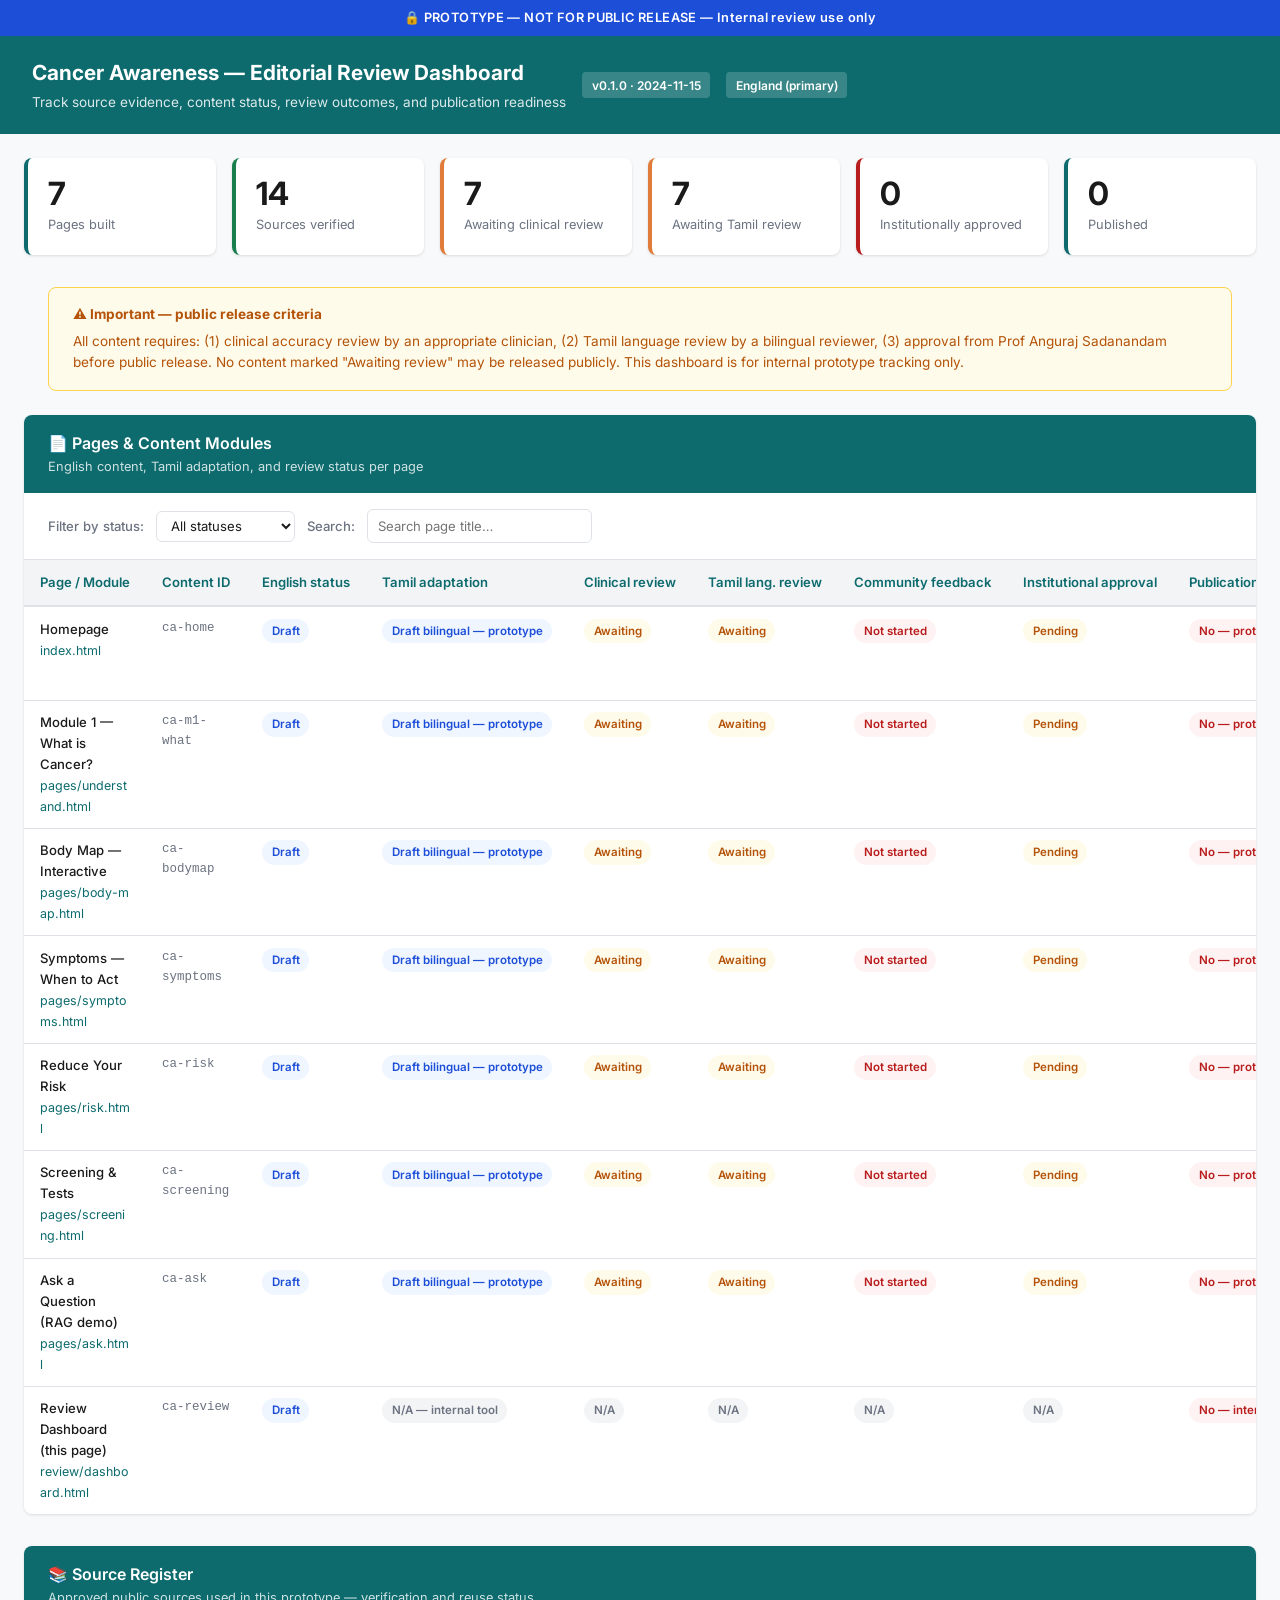
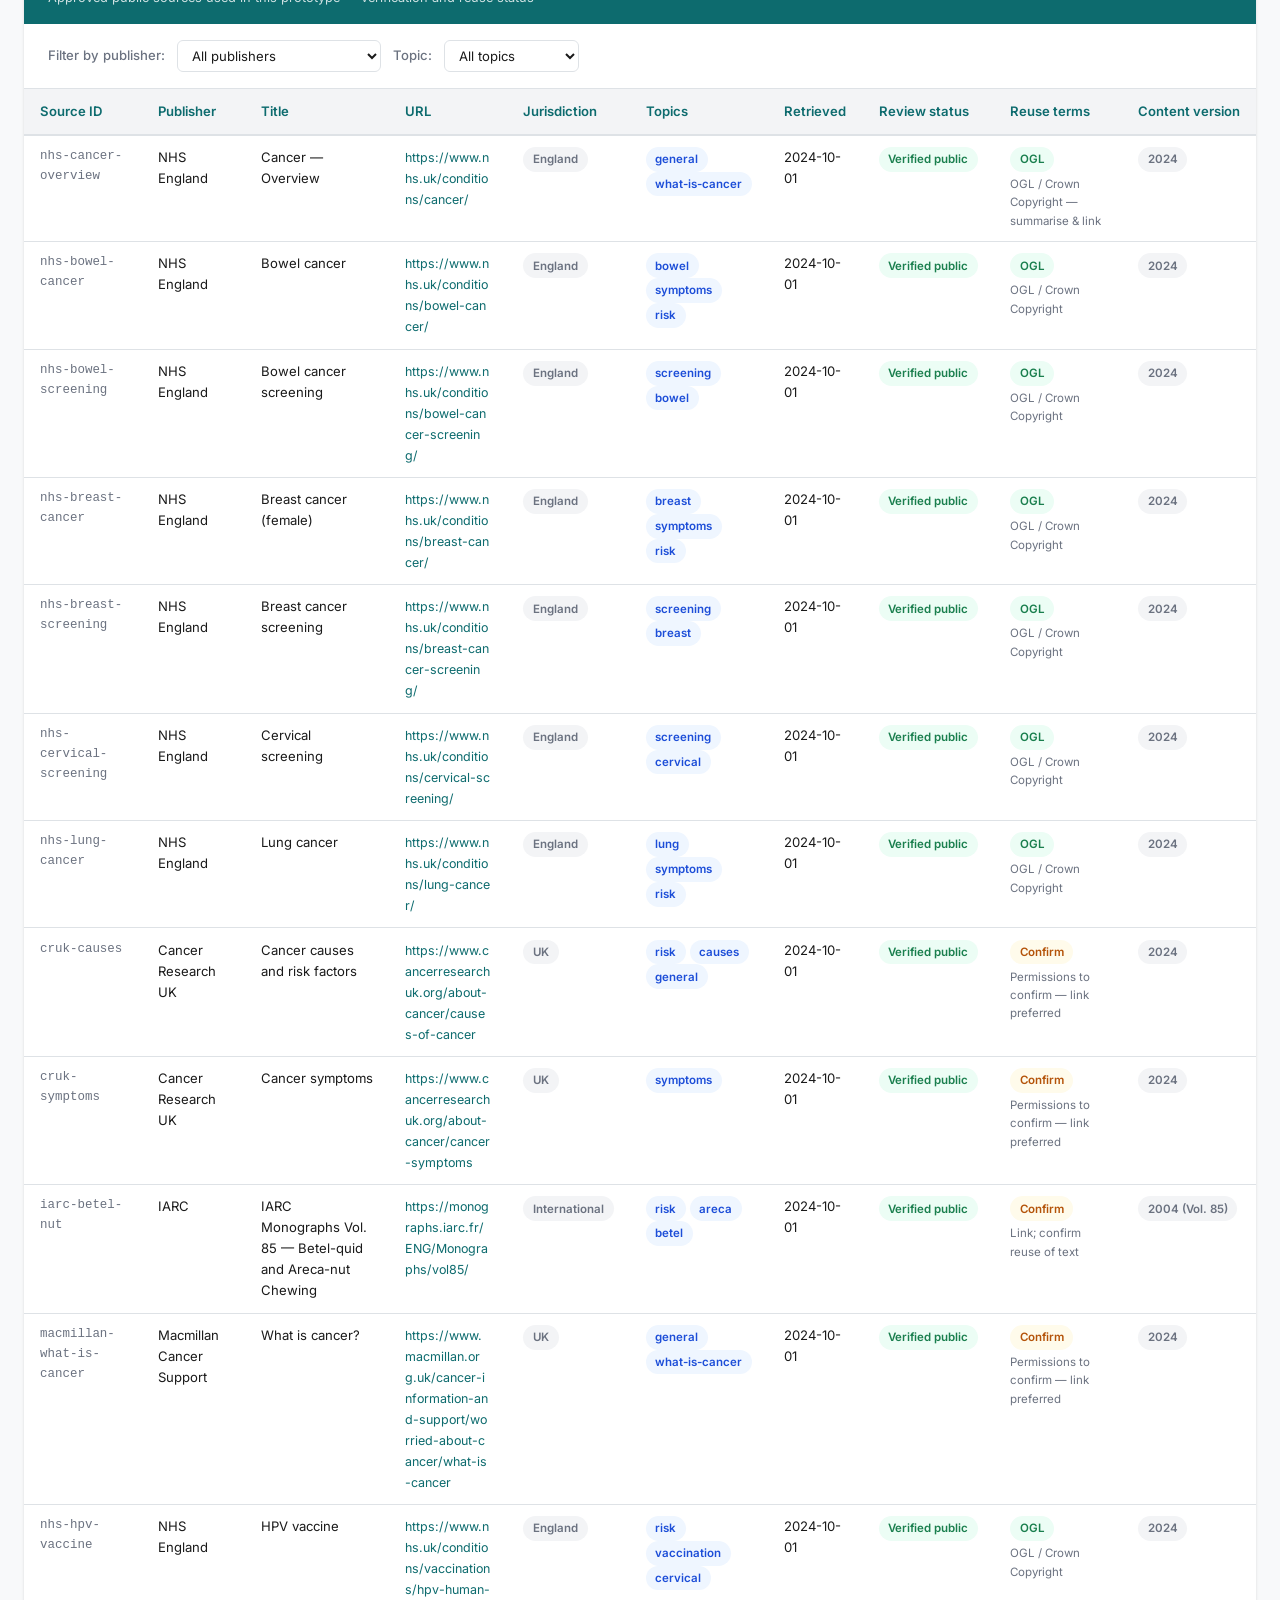
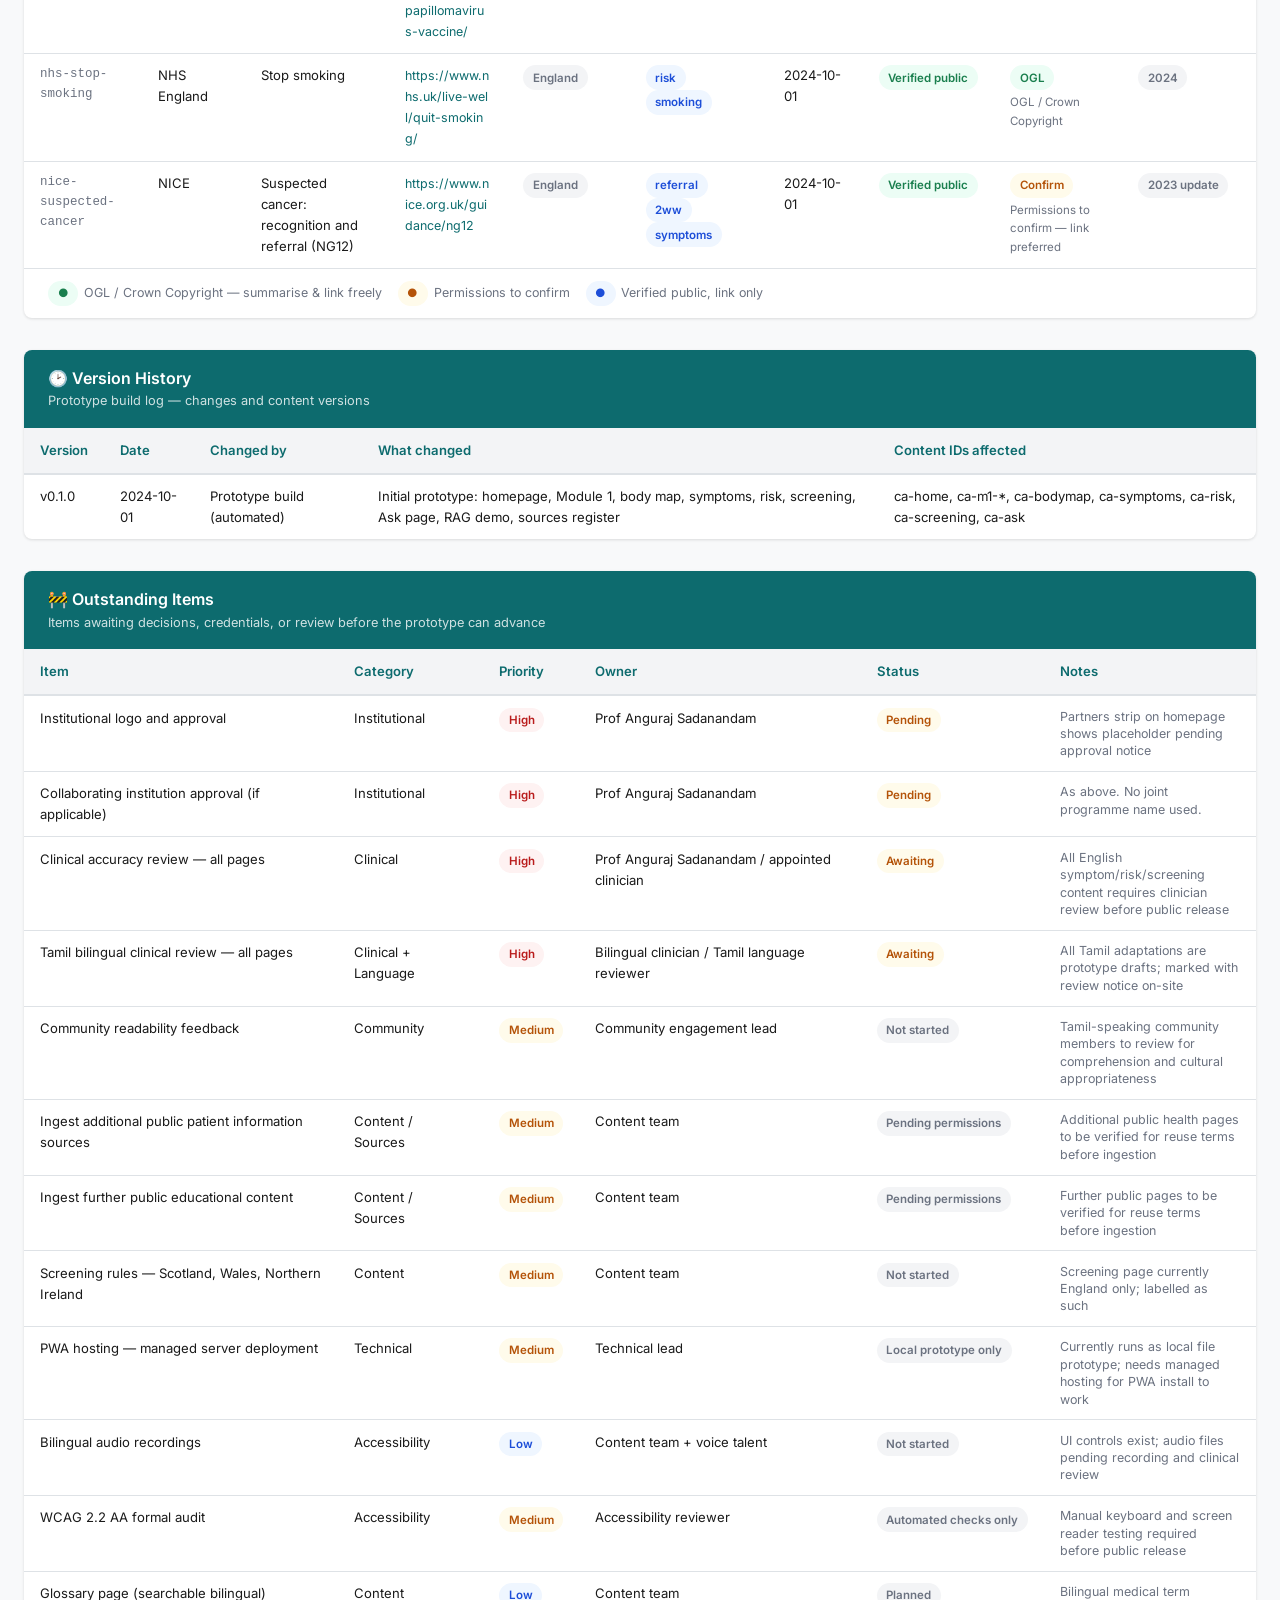
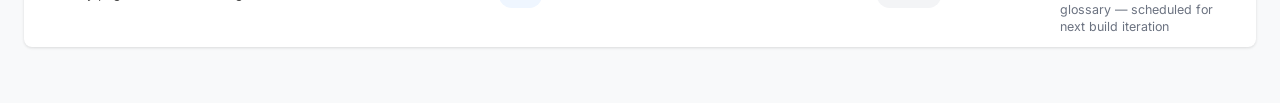
<file: review/dashboard.html>
<!DOCTYPE html>
<html lang="en" data-lang="both" data-text-size="normal">
<head>
<meta charset="UTF-8">
<meta name="viewport" content="width=device-width,initial-scale=1">
<title>Review Dashboard — Cancer Awareness Prototype</title>
<link rel="preconnect" href="https://fonts.googleapis.com">
<link href="https://fonts.googleapis.com/css2?family=Inter:wght@400;500;600;700&family=Noto+Sans+Tamil:wght@400;500;600&display=swap" rel="stylesheet">
<style>
:root{
  --clr-primary:#0D6B6E;--clr-primary-dark:#085557;--clr-accent:#E07B39;
  --clr-bg:#F8F9FA;--clr-surface:#FFFFFF;--clr-border:#DEE2E6;
  --clr-text:#1A1A1A;--clr-muted:#6B7280;
  --clr-ok:#1A7F4E;--clr-warn:#B45309;--clr-err:#B91C1C;--clr-info:#1D4ED8;
  --clr-ok-bg:#ECFDF5;--clr-warn-bg:#FFFBEB;--clr-err-bg:#FEF2F2;--clr-info-bg:#EFF6FF;
  --font-en:'Inter',sans-serif;--font-ta:'Noto Sans Tamil',sans-serif;
  --radius:8px;--shadow:0 1px 3px rgba(0,0,0,.12);
}
*,*::before,*::after{box-sizing:border-box;margin:0;padding:0}
body{font-family:var(--font-en);background:var(--clr-bg);color:var(--clr-text);font-size:1rem;line-height:1.6}
.prototype-banner{background:#1D4ED8;color:#fff;text-align:center;padding:.5rem 1rem;font-size:.8rem;font-weight:600;letter-spacing:.03em}
header{background:var(--clr-primary);color:#fff;padding:1.25rem 2rem;display:flex;align-items:center;gap:1rem;flex-wrap:wrap}
header h1{font-size:1.3rem;font-weight:700}
header p{font-size:.85rem;opacity:.85;margin-top:.15rem}
.header-badge{background:rgba(255,255,255,.18);border-radius:4px;padding:.2rem .6rem;font-size:.75rem;font-weight:600;white-space:nowrap}
main{max-width:1400px;margin:0 auto;padding:1.5rem}
.stats-row{display:grid;grid-template-columns:repeat(auto-fit,minmax(160px,1fr));gap:1rem;margin-bottom:2rem}
.stat-card{background:var(--clr-surface);border-radius:var(--radius);padding:1.25rem;box-shadow:var(--shadow);border-left:4px solid var(--clr-primary)}
.stat-card.warn{border-left-color:var(--clr-accent)}
.stat-card.ok{border-left-color:var(--clr-ok)}
.stat-card.err{border-left-color:var(--clr-err)}
.stat-num{font-size:2rem;font-weight:700;line-height:1}
.stat-label{font-size:.8rem;color:var(--clr-muted);margin-top:.3rem}
.section{background:var(--clr-surface);border-radius:var(--radius);box-shadow:var(--shadow);margin-bottom:2rem;overflow:hidden}
.section-header{background:var(--clr-primary);color:#fff;padding:1rem 1.5rem;display:flex;align-items:center;gap:.75rem;flex-wrap:wrap}
.section-header h2{font-size:1rem;font-weight:600}
.section-header p{font-size:.8rem;opacity:.8}
.table-wrap{overflow-x:auto}
table{width:100%;border-collapse:collapse;font-size:.82rem}
th{background:#F3F4F6;text-align:left;padding:.75rem 1rem;font-weight:600;color:var(--clr-primary);white-space:nowrap;border-bottom:2px solid var(--clr-border)}
td{padding:.7rem 1rem;border-bottom:1px solid var(--clr-border);vertical-align:top}
tr:last-child td{border-bottom:none}
tr:hover td{background:#F9FAFB}
.badge{display:inline-flex;align-items:center;gap:.3rem;padding:.2rem .6rem;border-radius:999px;font-size:.72rem;font-weight:600;white-space:nowrap}
.badge-ok{background:var(--clr-ok-bg);color:var(--clr-ok)}
.badge-warn{background:var(--clr-warn-bg);color:var(--clr-warn)}
.badge-err{background:var(--clr-err-bg);color:var(--clr-err)}
.badge-info{background:var(--clr-info-bg);color:var(--clr-info)}
.badge-muted{background:#F3F4F6;color:var(--clr-muted)}
.content-id{font-family:monospace;font-size:.78rem;color:var(--clr-muted);display:block}
.content-title{font-weight:500}
.url-link{color:var(--clr-primary);text-decoration:none;word-break:break-all;font-size:.78rem}
.url-link:hover{text-decoration:underline}
.filter-row{padding:1rem 1.5rem;border-bottom:1px solid var(--clr-border);display:flex;gap:.75rem;flex-wrap:wrap;align-items:center}
.filter-row label{font-size:.82rem;font-weight:500;color:var(--clr-muted)}
select,input[type=text]{font:inherit;font-size:.82rem;border:1px solid var(--clr-border);border-radius:6px;padding:.35rem .6rem;background:#fff;color:var(--clr-text)}
select:focus,input:focus{outline:2px solid var(--clr-primary);outline-offset:2px}
.notice-box{background:var(--clr-warn-bg);border:1px solid #FCD34D;border-radius:var(--radius);padding:1rem 1.5rem;margin:1.5rem;font-size:.85rem;color:var(--clr-warn)}
.notice-box strong{display:block;margin-bottom:.3rem}
.sources-legend{display:flex;gap:1rem;flex-wrap:wrap;padding:.75rem 1.5rem;border-top:1px solid var(--clr-border);font-size:.78rem;color:var(--clr-muted)}
.sources-legend span{display:flex;align-items:center;gap:.35rem}
.note-cell{max-width:220px;font-size:.78rem;color:var(--clr-muted);line-height:1.4}
@media(max-width:768px){main{padding:1rem}th,td{padding:.5rem .75rem}header{padding:1rem}.stats-row{grid-template-columns:1fr 1fr}}
</style>
</head>
<body>
<div class="prototype-banner">🔒 PROTOTYPE — NOT FOR PUBLIC RELEASE — Internal review use only</div>

<header>
  <div>
    <h1>Cancer Awareness — Editorial Review Dashboard</h1>
    <p>Track source evidence, content status, review outcomes, and publication readiness</p>
  </div>
  <span class="header-badge">v0.1.0 · 2024-11-15</span>
  <span class="header-badge">England (primary)</span>
</header>

<main>

<!-- Stats overview -->
<div class="stats-row" id="stats-row">
  <div class="stat-card"><div class="stat-num" id="stat-pages">0</div><div class="stat-label">Pages built</div></div>
  <div class="stat-card ok"><div class="stat-num" id="stat-src-ok">0</div><div class="stat-label">Sources verified</div></div>
  <div class="stat-card warn"><div class="stat-num" id="stat-clinical">0</div><div class="stat-label">Awaiting clinical review</div></div>
  <div class="stat-card warn"><div class="stat-num" id="stat-tamil">0</div><div class="stat-label">Awaiting Tamil review</div></div>
  <div class="stat-card err"><div class="stat-num" id="stat-approved">0</div><div class="stat-label">Institutionally approved</div></div>
  <div class="stat-card"><div class="stat-num" id="stat-published">0</div><div class="stat-label">Published</div></div>
</div>

<div class="notice-box">
  <strong>⚠️ Important — public release criteria</strong>
  All content requires: (1) clinical accuracy review by an appropriate clinician, (2) Tamil language review by a bilingual reviewer, (3) approval from Prof Anguraj Sadanandam before public release. No content marked "Awaiting review" may be released publicly. This dashboard is for internal prototype tracking only.
</div>

<!-- Pages & Content -->
<div class="section">
  <div class="section-header">
    <div>
      <h2>📄 Pages &amp; Content Modules</h2>
      <p>English content, Tamil adaptation, and review status per page</p>
    </div>
  </div>
  <div class="filter-row">
    <label>Filter by status:</label>
    <select id="filter-status" onchange="filterTable('content-table','filter-status',3)">
      <option value="">All statuses</option>
      <option value="Awaiting">Awaiting review</option>
      <option value="Approved">Approved</option>
      <option value="Draft">Draft</option>
    </select>
    <label>Search:</label>
    <input type="text" id="filter-search" placeholder="Search page title…" oninput="searchTable('content-table','filter-search',1)">
  </div>
  <div class="table-wrap">
    <table id="content-table">
      <thead>
        <tr>
          <th>Page / Module</th>
          <th>Content ID</th>
          <th>English status</th>
          <th>Tamil adaptation</th>
          <th>Clinical review</th>
          <th>Tamil lang. review</th>
          <th>Community feedback</th>
          <th>Institutional approval</th>
          <th>Publication status</th>
          <th>Last updated</th>
          <th>Notes</th>
        </tr>
      </thead>
      <tbody id="content-tbody"></tbody>
    </table>
  </div>
</div>

<!-- Sources Register -->
<div class="section">
  <div class="section-header">
    <div>
      <h2>📚 Source Register</h2>
      <p>Approved public sources used in this prototype — verification and reuse status</p>
    </div>
  </div>
  <div class="filter-row">
    <label>Filter by publisher:</label>
    <select id="filter-pub" onchange="filterTable('src-table','filter-pub',1)">
      <option value="">All publishers</option>
    </select>
    <label>Topic:</label>
    <select id="filter-topic" onchange="filterTable('src-table','filter-topic',5)">
      <option value="">All topics</option>
    </select>
  </div>
  <div class="table-wrap">
    <table id="src-table">
      <thead>
        <tr>
          <th>Source ID</th>
          <th>Publisher</th>
          <th>Title</th>
          <th>URL</th>
          <th>Jurisdiction</th>
          <th>Topics</th>
          <th>Retrieved</th>
          <th>Review status</th>
          <th>Reuse terms</th>
          <th>Content version</th>
        </tr>
      </thead>
      <tbody id="src-tbody"></tbody>
    </table>
  </div>
  <div class="sources-legend">
    <span><span class="badge badge-ok">●</span> OGL / Crown Copyright — summarise &amp; link freely</span>
    <span><span class="badge badge-warn">●</span> Permissions to confirm</span>
    <span><span class="badge badge-info">●</span> Verified public, link only</span>
  </div>
</div>

<!-- Version history -->
<div class="section">
  <div class="section-header">
    <div>
      <h2>🕑 Version History</h2>
      <p>Prototype build log — changes and content versions</p>
    </div>
  </div>
  <div class="table-wrap">
    <table>
      <thead>
        <tr><th>Version</th><th>Date</th><th>Changed by</th><th>What changed</th><th>Content IDs affected</th></tr>
      </thead>
      <tbody>
        <tr>
          <td>v0.1.0</td>
          <td>2024-10-01</td>
          <td>Prototype build (automated)</td>
          <td>Initial prototype: homepage, Module 1, body map, symptoms, risk, screening, Ask page, RAG demo, sources register</td>
          <td>ca-home, ca-m1-*, ca-bodymap, ca-symptoms, ca-risk, ca-screening, ca-ask</td>
        </tr>
      </tbody>
    </table>
  </div>
</div>

<!-- Missing / blocked -->
<div class="section">
  <div class="section-header">
    <div>
      <h2>🚧 Outstanding Items</h2>
      <p>Items awaiting decisions, credentials, or review before the prototype can advance</p>
    </div>
  </div>
  <div class="table-wrap">
    <table>
      <thead>
        <tr><th>Item</th><th>Category</th><th>Priority</th><th>Owner</th><th>Status</th><th>Notes</th></tr>
      </thead>
      <tbody>
        <tr>
          <td>Institutional logo and approval</td>
          <td>Institutional</td>
          <td><span class="badge badge-err">High</span></td>
          <td>Prof Anguraj Sadanandam</td>
          <td><span class="badge badge-warn">Pending</span></td>
          <td class="note-cell">Partners strip on homepage shows placeholder pending approval notice</td>
        </tr>
        <tr>
          <td>Collaborating institution approval (if applicable)</td>
          <td>Institutional</td>
          <td><span class="badge badge-err">High</span></td>
          <td>Prof Anguraj Sadanandam</td>
          <td><span class="badge badge-warn">Pending</span></td>
          <td class="note-cell">As above. No joint programme name used.</td>
        </tr>
        <tr>
          <td>Clinical accuracy review — all pages</td>
          <td>Clinical</td>
          <td><span class="badge badge-err">High</span></td>
          <td>Prof Anguraj Sadanandam / appointed clinician</td>
          <td><span class="badge badge-warn">Awaiting</span></td>
          <td class="note-cell">All English symptom/risk/screening content requires clinician review before public release</td>
        </tr>
        <tr>
          <td>Tamil bilingual clinical review — all pages</td>
          <td>Clinical + Language</td>
          <td><span class="badge badge-err">High</span></td>
          <td>Bilingual clinician / Tamil language reviewer</td>
          <td><span class="badge badge-warn">Awaiting</span></td>
          <td class="note-cell">All Tamil adaptations are prototype drafts; marked with review notice on-site</td>
        </tr>
        <tr>
          <td>Community readability feedback</td>
          <td>Community</td>
          <td><span class="badge badge-warn">Medium</span></td>
          <td>Community engagement lead</td>
          <td><span class="badge badge-muted">Not started</span></td>
          <td class="note-cell">Tamil-speaking community members to review for comprehension and cultural appropriateness</td>
        </tr>
        <tr>
          <td>Ingest additional public patient information sources</td>
          <td>Content / Sources</td>
          <td><span class="badge badge-warn">Medium</span></td>
          <td>Content team</td>
          <td><span class="badge badge-muted">Pending permissions</span></td>
          <td class="note-cell">Additional public health pages to be verified for reuse terms before ingestion</td>
        </tr>
        <tr>
          <td>Ingest further public educational content</td>
          <td>Content / Sources</td>
          <td><span class="badge badge-warn">Medium</span></td>
          <td>Content team</td>
          <td><span class="badge badge-muted">Pending permissions</span></td>
          <td class="note-cell">Further public pages to be verified for reuse terms before ingestion</td>
        </tr>
        <tr>
          <td>Screening rules — Scotland, Wales, Northern Ireland</td>
          <td>Content</td>
          <td><span class="badge badge-warn">Medium</span></td>
          <td>Content team</td>
          <td><span class="badge badge-muted">Not started</span></td>
          <td class="note-cell">Screening page currently England only; labelled as such</td>
        </tr>
        <tr>
          <td>PWA hosting — managed server deployment</td>
          <td>Technical</td>
          <td><span class="badge badge-warn">Medium</span></td>
          <td>Technical lead</td>
          <td><span class="badge badge-muted">Local prototype only</span></td>
          <td class="note-cell">Currently runs as local file prototype; needs managed hosting for PWA install to work</td>
        </tr>
        <tr>
          <td>Bilingual audio recordings</td>
          <td>Accessibility</td>
          <td><span class="badge badge-info">Low</span></td>
          <td>Content team + voice talent</td>
          <td><span class="badge badge-muted">Not started</span></td>
          <td class="note-cell">UI controls exist; audio files pending recording and clinical review</td>
        </tr>
        <tr>
          <td>WCAG 2.2 AA formal audit</td>
          <td>Accessibility</td>
          <td><span class="badge badge-warn">Medium</span></td>
          <td>Accessibility reviewer</td>
          <td><span class="badge badge-muted">Automated checks only</span></td>
          <td class="note-cell">Manual keyboard and screen reader testing required before public release</td>
        </tr>
        <tr>
          <td>Glossary page (searchable bilingual)</td>
          <td>Content</td>
          <td><span class="badge badge-info">Low</span></td>
          <td>Content team</td>
          <td><span class="badge badge-muted">Planned</span></td>
          <td class="note-cell">Bilingual medical term glossary — scheduled for next build iteration</td>
        </tr>
      </tbody>
    </table>
  </div>
</div>

</main>

<script>
// ---- Data ----------------------------------------------------------------
const PAGES = [
  {
    title:'Homepage',id:'ca-home',file:'index.html',
    enStatus:'Draft',ta:'Draft bilingual — prototype',
    clinical:'Awaiting',tamilLang:'Awaiting',community:'Not started',
    institutional:'Pending',published:'No — prototype only',updated:'2024-10-01',
    notes:'Prototype notice, disclaimer, partners strip (pending approval)'
  },
  {
    title:'Module 1 — What is Cancer?',id:'ca-m1-what',file:'pages/understand.html',
    enStatus:'Draft',ta:'Draft bilingual — prototype',
    clinical:'Awaiting',tamilLang:'Awaiting',community:'Not started',
    institutional:'Pending',published:'No — prototype only',updated:'2024-10-01',
    notes:'Interactive quiz, myth vs fact cards, SVG diagram'
  },
  {
    title:'Body Map — Interactive',id:'ca-bodymap',file:'pages/body-map.html',
    enStatus:'Draft',ta:'Draft bilingual — prototype',
    clinical:'Awaiting',tamilLang:'Awaiting',community:'Not started',
    institutional:'Pending',published:'No — prototype only',updated:'2024-10-01',
    notes:'12 cancer types; anatomical SVG with hotspots; tab panels'
  },
  {
    title:'Symptoms — When to Act',id:'ca-symptoms',file:'pages/symptoms.html',
    enStatus:'Draft',ta:'Draft bilingual — prototype',
    clinical:'Awaiting',tamilLang:'Awaiting',community:'Not started',
    institutional:'Pending',published:'No — prototype only',updated:'2024-10-01',
    notes:'999 urgency banner; 9 expandable symptom cards; GP guidance'
  },
  {
    title:'Reduce Your Risk',id:'ca-risk',file:'pages/risk.html',
    enStatus:'Draft',ta:'Draft bilingual — prototype',
    clinical:'Awaiting',tamilLang:'Awaiting',community:'Not started',
    institutional:'Pending',published:'No — prototype only',updated:'2024-10-01',
    notes:'Betel/areca nut IARC Group 1 warning; 6 risk cards; myth vs fact'
  },
  {
    title:'Screening &amp; Tests',id:'ca-screening',file:'pages/screening.html',
    enStatus:'Draft',ta:'Draft bilingual — prototype',
    clinical:'Awaiting',tamilLang:'Awaiting',community:'Not started',
    institutional:'Pending',published:'No — prototype only',updated:'2024-10-01',
    notes:'England only label; 4 NHS screening programmes; 2WW explanation'
  },
  {
    title:'Ask a Question (RAG demo)',id:'ca-ask',file:'pages/ask.html',
    enStatus:'Draft',ta:'Draft bilingual — prototype',
    clinical:'Awaiting',tamilLang:'Awaiting',community:'Not started',
    institutional:'Pending',published:'No — prototype only',updated:'2024-10-01',
    notes:'Keyword RAG; 8 curated QA pairs; fallback to NHS/CRUK/Macmillan; urgent pattern detection'
  },
  {
    title:'Review Dashboard (this page)',id:'ca-review',file:'review/dashboard.html',
    enStatus:'Draft',ta:'N/A — internal tool',
    clinical:'N/A',tamilLang:'N/A',community:'N/A',
    institutional:'N/A',published:'No — internal only',updated:'2024-10-01',
    notes:'Internal editorial tracking; not a public-facing page'
  },
];

const SOURCES = [
  {id:'nhs-cancer-overview',publisher:'NHS England',title:'Cancer — Overview',url:'https://www.nhs.uk/conditions/cancer/',jurisdiction:'England',topics:'general,what-is-cancer',retrieved:'2024-10-01',reviewStatus:'Verified public',reuse:'OGL / Crown Copyright — summarise & link',version:'2024'},
  {id:'nhs-bowel-cancer',publisher:'NHS England',title:'Bowel cancer',url:'https://www.nhs.uk/conditions/bowel-cancer/',jurisdiction:'England',topics:'bowel,symptoms,risk',retrieved:'2024-10-01',reviewStatus:'Verified public',reuse:'OGL / Crown Copyright',version:'2024'},
  {id:'nhs-bowel-screening',publisher:'NHS England',title:'Bowel cancer screening',url:'https://www.nhs.uk/conditions/bowel-cancer-screening/',jurisdiction:'England',topics:'screening,bowel',retrieved:'2024-10-01',reviewStatus:'Verified public',reuse:'OGL / Crown Copyright',version:'2024'},
  {id:'nhs-breast-cancer',publisher:'NHS England',title:'Breast cancer (female)',url:'https://www.nhs.uk/conditions/breast-cancer/',jurisdiction:'England',topics:'breast,symptoms,risk',retrieved:'2024-10-01',reviewStatus:'Verified public',reuse:'OGL / Crown Copyright',version:'2024'},
  {id:'nhs-breast-screening',publisher:'NHS England',title:'Breast cancer screening',url:'https://www.nhs.uk/conditions/breast-cancer-screening/',jurisdiction:'England',topics:'screening,breast',retrieved:'2024-10-01',reviewStatus:'Verified public',reuse:'OGL / Crown Copyright',version:'2024'},
  {id:'nhs-cervical-screening',publisher:'NHS England',title:'Cervical screening',url:'https://www.nhs.uk/conditions/cervical-screening/',jurisdiction:'England',topics:'screening,cervical',retrieved:'2024-10-01',reviewStatus:'Verified public',reuse:'OGL / Crown Copyright',version:'2024'},
  {id:'nhs-lung-cancer',publisher:'NHS England',title:'Lung cancer',url:'https://www.nhs.uk/conditions/lung-cancer/',jurisdiction:'England',topics:'lung,symptoms,risk',retrieved:'2024-10-01',reviewStatus:'Verified public',reuse:'OGL / Crown Copyright',version:'2024'},
  {id:'cruk-causes',publisher:'Cancer Research UK',title:'Cancer causes and risk factors',url:'https://www.cancerresearchuk.org/about-cancer/causes-of-cancer',jurisdiction:'UK',topics:'risk,causes,general',retrieved:'2024-10-01',reviewStatus:'Verified public',reuse:'Permissions to confirm — link preferred',version:'2024'},
  {id:'cruk-symptoms',publisher:'Cancer Research UK',title:'Cancer symptoms',url:'https://www.cancerresearchuk.org/about-cancer/cancer-symptoms',jurisdiction:'UK',topics:'symptoms',retrieved:'2024-10-01',reviewStatus:'Verified public',reuse:'Permissions to confirm — link preferred',version:'2024'},
  {id:'iarc-betel-nut',publisher:'IARC',title:'IARC Monographs Vol. 85 — Betel-quid and Areca-nut Chewing',url:'https://monographs.iarc.fr/ENG/Monographs/vol85/',jurisdiction:'International',topics:'risk,areca,betel',retrieved:'2024-10-01',reviewStatus:'Verified public',reuse:'Link; confirm reuse of text',version:'2004 (Vol. 85)'},
  {id:'macmillan-what-is-cancer',publisher:'Macmillan Cancer Support',title:'What is cancer?',url:'https://www.macmillan.org.uk/cancer-information-and-support/worried-about-cancer/what-is-cancer',jurisdiction:'UK',topics:'general,what-is-cancer',retrieved:'2024-10-01',reviewStatus:'Verified public',reuse:'Permissions to confirm — link preferred',version:'2024'},
  {id:'nhs-hpv-vaccine',publisher:'NHS England',title:'HPV vaccine',url:'https://www.nhs.uk/conditions/vaccinations/hpv-human-papillomavirus-vaccine/',jurisdiction:'England',topics:'risk,vaccination,cervical',retrieved:'2024-10-01',reviewStatus:'Verified public',reuse:'OGL / Crown Copyright',version:'2024'},
  {id:'nhs-stop-smoking',publisher:'NHS England',title:'Stop smoking',url:'https://www.nhs.uk/live-well/quit-smoking/',jurisdiction:'England',topics:'risk,smoking',retrieved:'2024-10-01',reviewStatus:'Verified public',reuse:'OGL / Crown Copyright',version:'2024'},
  {id:'nice-suspected-cancer',publisher:'NICE',title:'Suspected cancer: recognition and referral (NG12)',url:'https://www.nice.org.uk/guidance/ng12',jurisdiction:'England',topics:'referral,2ww,symptoms',retrieved:'2024-10-01',reviewStatus:'Verified public',reuse:'Permissions to confirm — link preferred',version:'2023 update'},
];

// ---- Render pages table --------------------------------------------------
function statusBadge(val){
  if(!val || val==='N/A') return `<span class="badge badge-muted">${val||'—'}</span>`;
  if(/approved|verified|yes/i.test(val)) return `<span class="badge badge-ok">${val}</span>`;
  if(/awaiting|pending|planned/i.test(val)) return `<span class="badge badge-warn">${val}</span>`;
  if(/draft/i.test(val)) return `<span class="badge badge-info">${val}</span>`;
  if(/no/i.test(val)) return `<span class="badge badge-err">${val}</span>`;
  return `<span class="badge badge-muted">${val}</span>`;
}

function reuseBadge(r){
  if(/OGL|Crown/i.test(r)) return `<span class="badge badge-ok">OGL</span>`;
  if(/confirm/i.test(r)) return `<span class="badge badge-warn">Confirm</span>`;
  return `<span class="badge badge-info">Link only</span>`;
}

const tbody = document.getElementById('content-tbody');
PAGES.forEach(p=>{
  tbody.innerHTML += `<tr>
    <td><div class="content-title">${p.title}</div><a class="url-link" href="../${p.file}">${p.file}</a></td>
    <td><code class="content-id">${p.id}</code></td>
    <td>${statusBadge(p.enStatus)}</td>
    <td>${statusBadge(p.ta)}</td>
    <td>${statusBadge(p.clinical)}</td>
    <td>${statusBadge(p.tamilLang)}</td>
    <td>${statusBadge(p.community)}</td>
    <td>${statusBadge(p.institutional)}</td>
    <td>${statusBadge(p.published)}</td>
    <td>${p.updated}</td>
    <td class="note-cell">${p.notes}</td>
  </tr>`;
});

// ---- Render sources table ------------------------------------------------
const srcTbody = document.getElementById('src-tbody');
const pubSet = new Set(), topicSet = new Set();
SOURCES.forEach(s=>{
  pubSet.add(s.publisher);
  s.topics.split(',').forEach(t=>topicSet.add(t.trim()));
  srcTbody.innerHTML += `<tr>
    <td><code class="content-id">${s.id}</code></td>
    <td>${s.publisher}</td>
    <td>${s.title}</td>
    <td><a class="url-link" href="${s.url}" target="_blank" rel="noopener">${s.url}</a></td>
    <td><span class="badge badge-muted">${s.jurisdiction}</span></td>
    <td style="max-width:140px;font-size:.78rem">${s.topics.split(',').map(t=>`<span class="badge badge-info">${t.trim()}</span>`).join(' ')}</td>
    <td>${s.retrieved}</td>
    <td><span class="badge badge-ok">${s.reviewStatus}</span></td>
    <td>${reuseBadge(s.reuse)} <span style="font-size:.72rem;display:block;margin-top:.2rem;color:var(--clr-muted)">${s.reuse}</span></td>
    <td><span class="badge badge-muted">${s.version}</span></td>
  </tr>`;
});

// Populate publisher filter
const pubSel = document.getElementById('filter-pub');
[...pubSet].sort().forEach(p=>{ pubSel.innerHTML+=`<option value="${p}">${p}</option>`; });
const topicSel = document.getElementById('filter-topic');
[...topicSet].sort().forEach(t=>{ topicSel.innerHTML+=`<option value="${t}">${t}</option>`; });

// ---- Stats ---------------------------------------------------------------
document.getElementById('stat-pages').textContent = PAGES.filter(p=>p.id!=='ca-review').length;
document.getElementById('stat-src-ok').textContent = SOURCES.length;
document.getElementById('stat-clinical').textContent = PAGES.filter(p=>p.clinical==='Awaiting').length;
document.getElementById('stat-tamil').textContent = PAGES.filter(p=>p.tamilLang==='Awaiting').length;
document.getElementById('stat-approved').textContent = PAGES.filter(p=>/approved/i.test(p.institutional)).length;
document.getElementById('stat-published').textContent = PAGES.filter(p=>/^yes/i.test(p.published)).length;

// ---- Table filtering -----------------------------------------------------
function filterTable(tableId, selectId, colIdx){
  const val = document.getElementById(selectId).value.toLowerCase();
  document.querySelectorAll(`#${tableId} tbody tr`).forEach(row=>{
    const cell = row.cells[colIdx];
    row.style.display = (!val || (cell && cell.textContent.toLowerCase().includes(val))) ? '' : 'none';
  });
}
function searchTable(tableId, inputId, colIdx){
  const val = document.getElementById(inputId).value.toLowerCase();
  document.querySelectorAll(`#${tableId} tbody tr`).forEach(row=>{
    const cell = row.cells[colIdx];
    row.style.display = (!val || (cell && cell.textContent.toLowerCase().includes(val))) ? '' : 'none';
  });
}
</script>
</body>
</html>
</file>
<file: css/style.css>
/* ================================================================
   Cancer Awareness App — Prof Anguraj Sadanandam
   Design System — v0.1 (prototype, not for public release)
   ================================================================ */

/* --- Google Fonts: Inter + Noto Sans Tamil --- */
@import url('https://fonts.googleapis.com/css2?family=Inter:wght@300;400;500;600;700&family=Noto+Sans+Tamil:wght@300;400;500;600;700&display=swap');

/* --- CSS Custom Properties (Design Tokens) --- */
:root {
  /* Colour palette */
  --clr-primary:        #0D6B6E; /* Deep teal – primary brand colour */
  --clr-primary-light:  #1A8F93;
  --clr-primary-dark:   #094E51;
  --clr-accent:         #E07B39; /* Warm amber */
  --clr-accent-light:   #F4A261;
  --clr-warn:           #C0392B;
  --clr-warn-light:     #E8A09A;
  --clr-success:        #2E7D32;
  --clr-surface:        #FFFFFF;
  --clr-surface-alt:    #F4F7F7;
  --clr-surface-raised: #E8F4F5;
  --clr-border:         #C8D8D9;
  --clr-text-primary:   #1A2B2C;
  --clr-text-secondary: #4A6366;
  --clr-text-muted:     #7A9699;
  --clr-text-inverse:   #FFFFFF;
  --clr-tamil:          #0D4F6E; /* Slightly cooler for Tamil labels */

  /* Typography */
  --font-en:   'Inter', system-ui, sans-serif;
  --font-ta:   'Noto Sans Tamil', 'Inter', system-ui, sans-serif;
  --font-mono: 'Courier New', monospace;

  --text-xs:   0.75rem;
  --text-sm:   0.875rem;
  --text-base: 1rem;
  --text-md:   1.125rem;
  --text-lg:   1.25rem;
  --text-xl:   1.5rem;
  --text-2xl:  1.875rem;
  --text-3xl:  2.25rem;
  --text-4xl:  3rem;

  --lh-tight:  1.25;
  --lh-normal: 1.6;
  --lh-loose:  1.8;

  /* Spacing */
  --sp-1: 0.25rem;
  --sp-2: 0.5rem;
  --sp-3: 0.75rem;
  --sp-4: 1rem;
  --sp-5: 1.25rem;
  --sp-6: 1.5rem;
  --sp-8: 2rem;
  --sp-10: 2.5rem;
  --sp-12: 3rem;
  --sp-16: 4rem;
  --sp-20: 5rem;

  /* Radius */
  --radius-sm:  0.375rem;
  --radius-md:  0.75rem;
  --radius-lg:  1.25rem;
  --radius-xl:  2rem;
  --radius-full: 9999px;

  /* Shadows */
  --shadow-sm:  0 1px 3px rgba(13,107,110,0.08), 0 1px 2px rgba(0,0,0,0.04);
  --shadow-md:  0 4px 12px rgba(13,107,110,0.12), 0 2px 4px rgba(0,0,0,0.06);
  --shadow-lg:  0 8px 24px rgba(13,107,110,0.15), 0 4px 8px rgba(0,0,0,0.08);
  --shadow-focus: 0 0 0 3px rgba(13,107,110,0.35);

  /* Transitions */
  --transition-fast: 150ms ease;
  --transition-base: 250ms ease;
  --transition-slow: 400ms ease;

  /* Layout */
  --max-w-content: 72rem;
  --max-w-narrow:  48rem;
  --header-h: 4rem;
}

/* --- Dark mode (system preference) --- */
@media (prefers-color-scheme: dark) {
  :root {
    --clr-surface:        #0F1E20;
    --clr-surface-alt:    #172426;
    --clr-surface-raised: #1D2E30;
    --clr-border:         #2A4044;
    --clr-text-primary:   #E8F4F5;
    --clr-text-secondary: #9BBCBF;
    --clr-text-muted:     #6A9499;
    --clr-primary-light:  #22A8AD;
    --clr-accent-light:   #F5A96A;
  }
}

/* --- Reduced motion --- */
@media (prefers-reduced-motion: reduce) {
  *, *::before, *::after {
    animation-duration: 0.01ms !important;
    animation-iteration-count: 1 !important;
    transition-duration: 0.01ms !important;
  }
}

/* ================================================================
   RESET & BASE
   ================================================================ */
*, *::before, *::after { box-sizing: border-box; margin: 0; padding: 0; }

html {
  font-size: 16px;
  scroll-behavior: smooth;
  -webkit-text-size-adjust: 100%;
}

body {
  font-family: var(--font-en);
  font-size: var(--text-base);
  line-height: var(--lh-normal);
  color: var(--clr-text-primary);
  background: var(--clr-surface);
  min-height: 100vh;
}

/* Tamil language segments */
.ta, [lang="ta"] {
  font-family: var(--font-ta);
  line-height: var(--lh-loose);
}

img, svg { display: block; max-width: 100%; }
a { color: var(--clr-primary); text-decoration: underline; }
a:hover { color: var(--clr-primary-dark); }
a:focus-visible { outline: 3px solid var(--clr-primary); outline-offset: 3px; border-radius: 2px; }

h1,h2,h3,h4,h5,h6 {
  line-height: var(--lh-tight);
  font-weight: 600;
  color: var(--clr-text-primary);
}

/* ================================================================
   TYPOGRAPHY SCALE
   ================================================================ */
.text-xs    { font-size: var(--text-xs); }
.text-sm    { font-size: var(--text-sm); }
.text-base  { font-size: var(--text-base); }
.text-md    { font-size: var(--text-md); }
.text-lg    { font-size: var(--text-lg); }
.text-xl    { font-size: var(--text-xl); }
.text-2xl   { font-size: var(--text-2xl); }
.text-3xl   { font-size: var(--text-3xl); }
.text-4xl   { font-size: var(--text-4xl); }
.font-light { font-weight: 300; }
.font-normal{ font-weight: 400; }
.font-medium{ font-weight: 500; }
.font-semi  { font-weight: 600; }
.font-bold  { font-weight: 700; }
.text-muted { color: var(--clr-text-muted); }
.text-secondary { color: var(--clr-text-secondary); }
.text-primary-clr { color: var(--clr-primary); }

/* ================================================================
   LAYOUT UTILITIES
   ================================================================ */
.container {
  max-width: var(--max-w-content);
  margin: 0 auto;
  padding: 0 var(--sp-6);
}
.container-narrow {
  max-width: var(--max-w-narrow);
  margin: 0 auto;
  padding: 0 var(--sp-6);
}
.flex { display: flex; }
.flex-col { flex-direction: column; }
.items-center { align-items: center; }
.items-start  { align-items: flex-start; }
.justify-between { justify-content: space-between; }
.justify-center  { justify-content: center; }
.gap-2  { gap: var(--sp-2); }
.gap-3  { gap: var(--sp-3); }
.gap-4  { gap: var(--sp-4); }
.gap-6  { gap: var(--sp-6); }
.gap-8  { gap: var(--sp-8); }
.grid   { display: grid; }
.grid-2 { grid-template-columns: repeat(2, 1fr); }
.grid-3 { grid-template-columns: repeat(3, 1fr); }
.mt-auto { margin-top: auto; }

/* ================================================================
   HEADER / NAV
   ================================================================ */
.site-header {
  position: sticky;
  top: 0;
  z-index: 100;
  background: var(--clr-surface);
  border-bottom: 1px solid var(--clr-border);
  box-shadow: var(--shadow-sm);
  height: var(--header-h);
}
.header-inner {
  display: flex;
  align-items: center;
  justify-content: space-between;
  height: 100%;
  padding: 0 var(--sp-6);
  max-width: var(--max-w-content);
  margin: 0 auto;
}
.site-logo {
  display: flex;
  align-items: center;
  gap: var(--sp-3);
  text-decoration: none;
  color: inherit;
}
.logo-icon {
  width: 2.5rem;
  height: 2.5rem;
  border-radius: var(--radius-md);
  background: var(--clr-primary);
  display: flex;
  align-items: center;
  justify-content: center;
  color: white;
  font-size: 1.25rem;
  font-weight: 700;
  letter-spacing: -0.5px;
  flex-shrink: 0;
}
.logo-text-en {
  font-size: var(--text-sm);
  font-weight: 600;
  color: var(--clr-text-primary);
  line-height: 1.2;
}
.logo-text-ta {
  font-size: var(--text-xs);
  font-family: var(--font-ta);
  color: var(--clr-text-secondary);
  line-height: 1.4;
}
.header-controls {
  display: flex;
  align-items: center;
  gap: var(--sp-3);
}

/* Language switcher */
.lang-switcher {
  display: flex;
  background: var(--clr-surface-alt);
  border: 1px solid var(--clr-border);
  border-radius: var(--radius-full);
  padding: var(--sp-1);
  gap: 2px;
}
.lang-btn {
  border: none;
  background: transparent;
  border-radius: var(--radius-full);
  padding: var(--sp-1) var(--sp-3);
  font-size: var(--text-xs);
  font-weight: 500;
  cursor: pointer;
  color: var(--clr-text-secondary);
  transition: var(--transition-fast);
  white-space: nowrap;
}
.lang-btn.active {
  background: var(--clr-primary);
  color: white;
  box-shadow: var(--shadow-sm);
}
.lang-btn:hover:not(.active) {
  background: var(--clr-surface-raised);
  color: var(--clr-text-primary);
}
.lang-btn:focus-visible { outline: none; box-shadow: var(--shadow-focus); }

/* Mobile nav toggle */
.nav-toggle {
  display: none;
  border: none;
  background: transparent;
  cursor: pointer;
  padding: var(--sp-2);
  color: var(--clr-text-primary);
  border-radius: var(--radius-sm);
}
.nav-toggle:focus-visible { box-shadow: var(--shadow-focus); }

/* Main nav */
.main-nav { display: flex; align-items: center; gap: var(--sp-1); }
.nav-link {
  text-decoration: none;
  color: var(--clr-text-secondary);
  font-size: var(--text-sm);
  font-weight: 500;
  padding: var(--sp-2) var(--sp-3);
  border-radius: var(--radius-sm);
  transition: var(--transition-fast);
  white-space: nowrap;
}
.nav-link:hover, .nav-link.active {
  background: var(--clr-surface-raised);
  color: var(--clr-primary);
}
.nav-link:focus-visible { outline: none; box-shadow: var(--shadow-focus); }

/* ================================================================
   BUTTONS
   ================================================================ */
.btn {
  display: inline-flex;
  align-items: center;
  justify-content: center;
  gap: var(--sp-2);
  border: none;
  border-radius: var(--radius-md);
  font-family: inherit;
  font-weight: 500;
  cursor: pointer;
  text-decoration: none;
  transition: var(--transition-fast);
  white-space: nowrap;
  min-height: 2.75rem; /* 44px touch target */
  padding: var(--sp-3) var(--sp-6);
  font-size: var(--text-base);
}
.btn:focus-visible { outline: none; box-shadow: var(--shadow-focus); }

.btn-primary {
  background: var(--clr-primary);
  color: white;
}
.btn-primary:hover { background: var(--clr-primary-dark); color: white; }

.btn-accent {
  background: var(--clr-accent);
  color: white;
}
.btn-accent:hover { background: #c46d2e; color: white; }

.btn-outline {
  background: transparent;
  border: 2px solid var(--clr-primary);
  color: var(--clr-primary);
}
.btn-outline:hover {
  background: var(--clr-primary);
  color: white;
}

.btn-ghost {
  background: transparent;
  color: var(--clr-text-secondary);
}
.btn-ghost:hover { background: var(--clr-surface-alt); }

.btn-warn {
  background: var(--clr-warn);
  color: white;
}
.btn-warn:hover { background: #a93226; color: white; }

.btn-sm {
  min-height: 2rem;
  padding: var(--sp-2) var(--sp-4);
  font-size: var(--text-sm);
}
.btn-lg {
  min-height: 3.25rem;
  padding: var(--sp-4) var(--sp-8);
  font-size: var(--text-lg);
  border-radius: var(--radius-lg);
}

/* ================================================================
   CARDS
   ================================================================ */
.card {
  background: var(--clr-surface);
  border: 1px solid var(--clr-border);
  border-radius: var(--radius-lg);
  padding: var(--sp-6);
  box-shadow: var(--shadow-sm);
}
.card-raised {
  box-shadow: var(--shadow-md);
}
.card-interactive {
  cursor: pointer;
  transition: var(--transition-base);
  text-decoration: none;
  color: inherit;
  display: block;
}
.card-interactive:hover {
  box-shadow: var(--shadow-lg);
  transform: translateY(-2px);
  border-color: var(--clr-primary-light);
}
.card-interactive:focus-visible {
  outline: none;
  box-shadow: var(--shadow-focus);
}

/* ================================================================
   BILINGUAL LAYOUT
   ================================================================ */
/* In "bilingual" mode, show English then Tamil inline */
.bilingual-block {
  display: flex;
  flex-direction: column;
  gap: var(--sp-2);
}
/* On larger screens: side-by-side */
@media (min-width: 768px) {
  .bilingual-pair {
    display: grid;
    grid-template-columns: 1fr 1fr;
    gap: var(--sp-6);
    align-items: start;
  }
}
.bilingual-en { /* English column */ }
.bilingual-ta {
  font-family: var(--font-ta);
  color: var(--clr-tamil);
  border-left: 3px solid var(--clr-primary-light);
  padding-left: var(--sp-4);
}

/* Language display modes (controlled by JS on <html>) */
html[data-lang="en"] .ta-only { display: none !important; }
html[data-lang="ta"] .en-only { display: none !important; }
html[data-lang="both"] .ta-only,
html[data-lang="both"] .en-only { display: block; }

/* Quick shorthand */
.en-only {} 
.ta-only { font-family: var(--font-ta); }

/* ================================================================
   HERO SECTION
   ================================================================ */
.hero {
  background: linear-gradient(135deg, var(--clr-primary-dark) 0%, var(--clr-primary) 50%, var(--clr-primary-light) 100%);
  color: white;
  padding: var(--sp-16) 0;
  position: relative;
  overflow: hidden;
}
.hero::before {
  content: '';
  position: absolute;
  inset: 0;
  background: url("data:image/svg+xml,%3Csvg width='60' height='60' viewBox='0 0 60 60' xmlns='http://www.w3.org/2000/svg'%3E%3Cg fill='none' fill-rule='evenodd'%3E%3Cg fill='%23ffffff' fill-opacity='0.04'%3E%3Ccircle cx='30' cy='30' r='20'/%3E%3C/g%3E%3C/g%3E%3C/svg%3E");
  pointer-events: none;
}
.hero-content { position: relative; }
.hero h1 {
  color: white;
  font-size: clamp(var(--text-2xl), 5vw, var(--text-4xl));
  font-weight: 700;
  line-height: 1.1;
  margin-bottom: var(--sp-4);
}
.hero h1 .ta {
  display: block;
  font-size: 0.75em;
  font-weight: 400;
  opacity: 0.85;
  margin-top: var(--sp-2);
}
.hero p {
  font-size: var(--text-lg);
  opacity: 0.9;
  max-width: 36rem;
  margin-bottom: var(--sp-8);
}
.hero p .ta {
  display: block;
  font-family: var(--font-ta);
  font-size: 0.9em;
  margin-top: var(--sp-2);
  opacity: 0.85;
}

/* ================================================================
   WORRY BANNER
   ================================================================ */
.worry-banner {
  background: var(--clr-warn);
  color: white;
  padding: var(--sp-4) var(--sp-6);
  display: flex;
  align-items: center;
  gap: var(--sp-4);
  flex-wrap: wrap;
}
.worry-banner-text {
  flex: 1;
  font-weight: 500;
}
.worry-banner .ta {
  font-family: var(--font-ta);
  font-size: 0.9em;
  opacity: 0.9;
  display: block;
  margin-top: var(--sp-1);
}

/* ================================================================
   HOME PANELS (6 navigation cards)
   ================================================================ */
.home-panels {
  display: grid;
  grid-template-columns: repeat(auto-fit, minmax(17rem, 1fr));
  gap: var(--sp-6);
  padding: var(--sp-12) 0;
}
.panel-card {
  border-radius: var(--radius-xl);
  padding: var(--sp-8);
  display: flex;
  flex-direction: column;
  gap: var(--sp-4);
  text-decoration: none;
  color: inherit;
  transition: var(--transition-base);
  border: 1px solid var(--clr-border);
  background: var(--clr-surface);
  box-shadow: var(--shadow-sm);
}
.panel-card:hover {
  transform: translateY(-4px);
  box-shadow: var(--shadow-lg);
  border-color: var(--clr-primary-light);
}
.panel-card:focus-visible {
  outline: none;
  box-shadow: var(--shadow-focus);
}
.panel-icon {
  width: 3.5rem;
  height: 3.5rem;
  border-radius: var(--radius-lg);
  display: flex;
  align-items: center;
  justify-content: center;
  font-size: 1.75rem;
}
.panel-title-en {
  font-size: var(--text-lg);
  font-weight: 600;
  color: var(--clr-text-primary);
}
.panel-title-ta {
  font-family: var(--font-ta);
  font-size: var(--text-md);
  color: var(--clr-tamil);
  margin-top: var(--sp-1);
}
.panel-desc-en {
  font-size: var(--text-sm);
  color: var(--clr-text-secondary);
  line-height: var(--lh-normal);
}
.panel-desc-ta {
  font-family: var(--font-ta);
  font-size: var(--text-sm);
  color: var(--clr-text-muted);
  margin-top: var(--sp-1);
}
.panel-arrow {
  margin-top: auto;
  font-size: var(--text-xl);
  color: var(--clr-primary-light);
  transition: var(--transition-fast);
}
.panel-card:hover .panel-arrow { transform: translateX(4px); }

/* Panel colour accents */
.panel-understand .panel-icon { background: #E8F4F5; color: var(--clr-primary); }
.panel-body       .panel-icon { background: #FFF0E8; color: #C05A1A; }
.panel-symptoms   .panel-icon { background: #FFF3E0; color: #E07B39; }
.panel-risk       .panel-icon { background: #E8F5E9; color: #2E7D32; }
.panel-screening  .panel-icon { background: #E8EAF6; color: #3949AB; }
.panel-ask        .panel-icon { background: #FCE4EC; color: #C2185B; }

/* ================================================================
   BADGES / CHIPS
   ================================================================ */
.chip {
  display: inline-flex;
  align-items: center;
  gap: var(--sp-1);
  background: var(--clr-surface-raised);
  border: 1px solid var(--clr-border);
  border-radius: var(--radius-full);
  padding: var(--sp-2) var(--sp-3);
  font-size: var(--text-xs);
  font-weight: 500;
  color: var(--clr-text-secondary);
}
.chip-primary { background: rgba(13,107,110,0.1); border-color: var(--clr-primary-light); color: var(--clr-primary); }
.chip-warn    { background: rgba(192,57,43,0.1); border-color: var(--clr-warn-light); color: var(--clr-warn); }
.chip-success { background: rgba(46,125,50,0.1); border-color: #81C784; color: var(--clr-success); }

/* ================================================================
   INFO BOXES
   ================================================================ */
.info-box {
  border-radius: var(--radius-md);
  padding: var(--sp-4) var(--sp-6);
  border-left: 4px solid;
}
.info-box-info   { background: #E3F2FD; border-color: #1976D2; }
.info-box-warn   { background: #FFF3E0; border-color: var(--clr-accent); }
.info-box-urgent { background: #FFEBEE; border-color: var(--clr-warn); }
.info-box-success{ background: #E8F5E9; border-color: var(--clr-success); }
.info-box-title  { font-weight: 600; margin-bottom: var(--sp-2); }

/* ================================================================
   QUIZ / LEARNING COMPONENTS
   ================================================================ */
.quiz-option {
  display: flex;
  align-items: flex-start;
  gap: var(--sp-3);
  padding: var(--sp-4);
  border: 2px solid var(--clr-border);
  border-radius: var(--radius-md);
  cursor: pointer;
  transition: var(--transition-fast);
  background: var(--clr-surface);
  width: 100%;
  text-align: left;
  font-family: inherit;
  font-size: var(--text-base);
}
.quiz-option:hover { border-color: var(--clr-primary-light); background: var(--clr-surface-raised); }
.quiz-option.selected { border-color: var(--clr-primary); background: rgba(13,107,110,0.06); }
.quiz-option.correct  { border-color: var(--clr-success); background: #E8F5E9; }
.quiz-option.wrong    { border-color: var(--clr-warn); background: #FFEBEE; }
.quiz-dot {
  width: 1.25rem;
  height: 1.25rem;
  border-radius: var(--radius-full);
  border: 2px solid var(--clr-border);
  flex-shrink: 0;
  margin-top: 2px;
  display: flex;
  align-items: center;
  justify-content: center;
}
.quiz-option.selected .quiz-dot { border-color: var(--clr-primary); background: var(--clr-primary); }
.quiz-option.correct  .quiz-dot { border-color: var(--clr-success); background: var(--clr-success); }
.quiz-option.wrong    .quiz-dot { border-color: var(--clr-warn); background: var(--clr-warn); }

.myth-card {
  border-radius: var(--radius-lg);
  overflow: hidden;
  border: 1px solid var(--clr-border);
}
.myth-top {
  background: var(--clr-surface-raised);
  padding: var(--sp-4) var(--sp-6);
  display: flex;
  align-items: flex-start;
  gap: var(--sp-3);
}
.myth-label {
  font-size: var(--text-xs);
  font-weight: 700;
  letter-spacing: 0.08em;
  text-transform: uppercase;
  margin-bottom: var(--sp-1);
}
.myth-label.myth  { color: var(--clr-warn); }
.myth-label.fact  { color: var(--clr-success); }
.myth-icon { font-size: 1.5rem; }
.myth-bottom {
  background: white;
  padding: var(--sp-4) var(--sp-6);
  border-top: 1px solid var(--clr-border);
}

/* ================================================================
   SOURCE CITATION
   ================================================================ */
.source-list {
  list-style: none;
  display: flex;
  flex-direction: column;
  gap: var(--sp-2);
  margin-top: var(--sp-4);
}
.source-item {
  display: flex;
  align-items: flex-start;
  gap: var(--sp-2);
  font-size: var(--text-sm);
  color: var(--clr-text-secondary);
}
.source-item::before {
  content: '📄';
  flex-shrink: 0;
  margin-top: 2px;
}
.source-item a { color: var(--clr-primary); }
.review-notice {
  background: #FFF8E1;
  border: 1px solid #FFD54F;
  border-radius: var(--radius-sm);
  padding: var(--sp-2) var(--sp-3);
  font-size: var(--text-xs);
  color: #795548;
  margin-top: var(--sp-3);
}

/* ================================================================
   PAGE SECTIONS
   ================================================================ */
.section { padding: var(--sp-12) 0; }
.section-sm { padding: var(--sp-8) 0; }
.section-alt { background: var(--clr-surface-alt); }
.section-primary { background: var(--clr-primary); color: white; }
.section-primary h2, .section-primary p { color: white; }

.section-title {
  font-size: var(--text-2xl);
  font-weight: 700;
  margin-bottom: var(--sp-3);
}
.section-title-ta {
  font-family: var(--font-ta);
  font-size: var(--text-xl);
  color: var(--clr-tamil);
  font-weight: 500;
  margin-bottom: var(--sp-6);
}

/* ================================================================
   BODY MAP
   ================================================================ */
.body-map-container {
  display: grid;
  grid-template-columns: 1fr 1fr;
  gap: var(--sp-8);
  align-items: start;
}
.body-map-svg-wrap { position: relative; }
.body-map-svg-wrap svg { width: 100%; max-width: 320px; margin: 0 auto; cursor: pointer; }
.body-hotspot { transition: var(--transition-fast); }
.body-hotspot:hover circle, .body-hotspot:focus circle { fill: var(--clr-accent); }
.body-hotspot.active circle { fill: var(--clr-primary); }
.body-hotspot circle { fill: rgba(13,107,110,0.4); stroke: var(--clr-primary); stroke-width: 2; }
.cancer-info-panel {
  background: var(--clr-surface);
  border: 1px solid var(--clr-border);
  border-radius: var(--radius-lg);
  padding: var(--sp-6);
  min-height: 20rem;
}
.cancer-type-list {
  display: flex;
  flex-wrap: wrap;
  gap: var(--sp-2);
  margin-bottom: var(--sp-6);
}
.cancer-type-btn {
  border: 1px solid var(--clr-border);
  background: var(--clr-surface);
  border-radius: var(--radius-full);
  padding: var(--sp-2) var(--sp-4);
  font-size: var(--text-sm);
  cursor: pointer;
  transition: var(--transition-fast);
  font-family: inherit;
  color: var(--clr-text-secondary);
}
.cancer-type-btn:hover, .cancer-type-btn.active {
  background: var(--clr-primary);
  color: white;
  border-color: var(--clr-primary);
}
.cancer-type-btn:focus-visible { outline: none; box-shadow: var(--shadow-focus); }

/* ================================================================
   RAG / ASK INTERFACE
   ================================================================ */
.ask-container {
  max-width: 52rem;
  margin: 0 auto;
}
.ask-input-wrap {
  display: flex;
  gap: var(--sp-3);
  margin-bottom: var(--sp-6);
}
.ask-input {
  flex: 1;
  border: 2px solid var(--clr-border);
  border-radius: var(--radius-lg);
  padding: var(--sp-4) var(--sp-5);
  font-size: var(--text-base);
  font-family: inherit;
  color: var(--clr-text-primary);
  background: var(--clr-surface);
  transition: var(--transition-fast);
}
.ask-input:focus { outline: none; border-color: var(--clr-primary); box-shadow: var(--shadow-focus); }
.ask-input::placeholder { color: var(--clr-text-muted); }
.answer-card {
  background: var(--clr-surface);
  border: 1px solid var(--clr-border);
  border-radius: var(--radius-lg);
  overflow: hidden;
}
.answer-header {
  background: var(--clr-surface-raised);
  padding: var(--sp-3) var(--sp-6);
  border-bottom: 1px solid var(--clr-border);
  display: flex;
  align-items: center;
  gap: var(--sp-3);
  font-size: var(--text-sm);
  color: var(--clr-text-secondary);
}
.answer-body { padding: var(--sp-6); }
.answer-body p { margin-bottom: var(--sp-4); }
.answer-body p:last-child { margin-bottom: 0; }
.answer-sources {
  padding: var(--sp-4) var(--sp-6);
  background: var(--clr-surface-alt);
  border-top: 1px solid var(--clr-border);
}
.suggested-qs {
  display: flex;
  flex-wrap: wrap;
  gap: var(--sp-2);
  margin-bottom: var(--sp-6);
}
.suggested-q-btn {
  border: 1px solid var(--clr-border);
  background: var(--clr-surface);
  border-radius: var(--radius-full);
  padding: var(--sp-2) var(--sp-4);
  font-size: var(--text-sm);
  cursor: pointer;
  transition: var(--transition-fast);
  font-family: inherit;
  color: var(--clr-text-secondary);
  text-align: left;
}
.suggested-q-btn:hover { background: var(--clr-surface-raised); border-color: var(--clr-primary-light); color: var(--clr-primary); }

/* ================================================================
   PROGRESS / LEARNING TRACK
   ================================================================ */
.progress-bar-wrap {
  background: var(--clr-surface-alt);
  border-radius: var(--radius-full);
  height: 0.5rem;
  overflow: hidden;
}
.progress-bar-fill {
  height: 100%;
  background: var(--clr-primary);
  border-radius: var(--radius-full);
  transition: width var(--transition-slow);
}
.step-indicator {
  display: flex;
  align-items: center;
  gap: var(--sp-2);
  font-size: var(--text-sm);
  color: var(--clr-text-secondary);
  margin-bottom: var(--sp-6);
}
.step-dot {
  width: 0.5rem;
  height: 0.5rem;
  border-radius: 50%;
  background: var(--clr-border);
}
.step-dot.done { background: var(--clr-primary); }
.step-dot.active { background: var(--clr-accent); width: 0.75rem; height: 0.75rem; }

/* ================================================================
   FOOTER
   ================================================================ */
.site-footer {
  background: var(--clr-primary-dark);
  color: rgba(255,255,255,0.8);
  padding: var(--sp-12) 0 var(--sp-6);
}
.footer-grid {
  display: grid;
  grid-template-columns: repeat(auto-fit, minmax(14rem, 1fr));
  gap: var(--sp-8);
  margin-bottom: var(--sp-10);
}
.footer-col-title {
  font-weight: 600;
  color: white;
  margin-bottom: var(--sp-4);
  font-size: var(--text-sm);
  text-transform: uppercase;
  letter-spacing: 0.06em;
}
.footer-links { list-style: none; display: flex; flex-direction: column; gap: var(--sp-3); }
.footer-links a { color: rgba(255,255,255,0.7); text-decoration: none; font-size: var(--text-sm); }
.footer-links a:hover { color: white; }
.footer-bottom {
  border-top: 1px solid rgba(255,255,255,0.15);
  padding-top: var(--sp-6);
  display: flex;
  flex-wrap: wrap;
  gap: var(--sp-4);
  justify-content: space-between;
  align-items: flex-start;
  font-size: var(--text-xs);
  color: rgba(255,255,255,0.5);
}
.footer-disclaimer {
  background: rgba(0,0,0,0.2);
  border-radius: var(--radius-md);
  padding: var(--sp-4) var(--sp-6);
  font-size: var(--text-xs);
  line-height: var(--lh-loose);
  margin-top: var(--sp-6);
  color: rgba(255,255,255,0.7);
}

/* ================================================================
   SKIP LINK (accessibility)
   ================================================================ */
.skip-link {
  position: absolute;
  top: -100%;
  left: 0;
  background: var(--clr-primary);
  color: white;
  padding: var(--sp-3) var(--sp-6);
  text-decoration: none;
  font-weight: 600;
  z-index: 999;
  border-radius: 0 0 var(--radius-sm) 0;
}
.skip-link:focus { top: 0; }

/* ================================================================
   EXPAND / DETAILS
   ================================================================ */
details > summary {
  cursor: pointer;
  list-style: none;
  display: flex;
  align-items: center;
  gap: var(--sp-2);
  font-weight: 500;
  color: var(--clr-primary);
  padding: var(--sp-3) 0;
  user-select: none;
}
details > summary::after {
  content: '▾';
  margin-left: auto;
  transition: var(--transition-fast);
}
details[open] > summary::after { transform: rotate(180deg); }
details > summary::-webkit-details-marker { display: none; }
details .details-body { padding: var(--sp-4) 0; }

/* ================================================================
   SPINNER / LOADING
   ================================================================ */
.spinner {
  width: 2rem;
  height: 2rem;
  border: 3px solid var(--clr-border);
  border-top-color: var(--clr-primary);
  border-radius: 50%;
  animation: spin 0.8s linear infinite;
}
@keyframes spin { to { transform: rotate(360deg); } }

/* ================================================================
   PROTOTYPE NOTICE
   ================================================================ */
.prototype-notice {
  background: #1A237E;
  color: rgba(255,255,255,0.9);
  text-align: center;
  padding: var(--sp-2) var(--sp-6);
  font-size: var(--text-xs);
  font-weight: 500;
  letter-spacing: 0.03em;
}

/* ================================================================
   RESPONSIVE OVERRIDES
   ================================================================ */
@media (max-width: 768px) {
  :root { --header-h: 3.5rem; }
  .main-nav { display: none; }
  .main-nav.open {
    display: flex;
    flex-direction: column;
    position: fixed;
    top: var(--header-h);
    left: 0; right: 0;
    background: var(--clr-surface);
    border-bottom: 1px solid var(--clr-border);
    padding: var(--sp-4);
    box-shadow: var(--shadow-md);
    z-index: 90;
  }
  .nav-toggle { display: flex; }
  .body-map-container { grid-template-columns: 1fr; }
  .hero { padding: var(--sp-10) 0; }
  .bilingual-ta { border-left: none; border-top: 2px solid var(--clr-primary-light); padding-left: 0; padding-top: var(--sp-3); }
  .home-panels { grid-template-columns: 1fr; }
  .container { padding: 0 var(--sp-4); }
  .ask-input-wrap { flex-direction: column; }
}
@media (max-width: 480px) {
  .lang-switcher .lang-btn { padding: var(--sp-1) var(--sp-2); font-size: 0.65rem; }
}

/* ================================================================
   PRINT
   ================================================================ */
@media print {
  .site-header, .site-footer, .worry-banner, .lang-switcher, .nav-toggle { display: none !important; }
  body { font-size: 12pt; color: black; }
  .card, .info-box { border: 1pt solid #ccc; }
}

/* ================================================================
   MOBILE BOTTOM NAV (shared — used by all pages)
   ================================================================ */
.mobile-bottom-nav {
  display: none;
  position: fixed;
  bottom: 0; left: 0; right: 0;
  background: var(--clr-surface);
  border-top: 1px solid var(--clr-border);
  padding: var(--sp-2) 0 env(safe-area-inset-bottom, 0);
  z-index: 90;
  box-shadow: 0 -2px 12px rgba(0,0,0,0.08);
}
.mobile-bottom-nav-inner {
  display: flex;
  justify-content: space-around;
}
.mobile-nav-item {
  display: flex;
  flex-direction: column;
  align-items: center;
  gap: 2px;
  padding: var(--sp-2) var(--sp-3);
  text-decoration: none;
  color: var(--clr-text-muted);
  font-size: 0.6rem;
  font-weight: 500;
  transition: var(--transition-fast);
  border-radius: var(--radius-sm);
  min-width: 3rem;
  min-height: 2.75rem;
}
.mobile-nav-item:hover, .mobile-nav-item.active { color: var(--clr-primary); }
.mobile-nav-item svg { width: 1.5rem; height: 1.5rem; flex-shrink: 0; }
@media (max-width: 768px) {
  .mobile-bottom-nav { display: block; }
  body { padding-bottom: 5rem; }
}

/* ================================================================
   ADDITIONAL MOBILE FIXES
   ================================================================ */
/* Stack any 2-col "benign/malignant"-style grids on phones */
.two-col-mobile-stack { display: grid; grid-template-columns: 1fr 1fr; gap: var(--sp-5); }
@media (max-width: 600px) {
  .two-col-mobile-stack { grid-template-columns: 1fr; }
}

/* Prevent horizontal scroll from wide content */
@media (max-width: 768px) {
  .site-header .header-inner { flex-wrap: nowrap; }
  /* Clamp hero headings so they don't overflow on small screens */
  h1 { word-break: break-word; }
  /* Cards with long content */
  .card { overflow-wrap: break-word; }
  /* Make filter buttons on glossary / risk wrap nicely */
  .chip { font-size: 0.65rem; padding: var(--sp-1) var(--sp-2); }
  /* Risk cards — ensure single column on narrowest phones */
  .risk-cards { grid-template-columns: 1fr !important; }
  /* Symptom grid */
  .symptom-grid { grid-template-columns: 1fr !important; }
  /* Info-box and action-rule full-width */
  .info-box, .action-rule { margin-left: 0; margin-right: 0; }
  /* Footer stacking */
  .footer-cols { grid-template-columns: 1fr !important; }
}
@media (max-width: 480px) {
  :root { --text-3xl: 1.6rem; --text-2xl: 1.3rem; --text-xl: 1.1rem; }
  .container { padding: 0 var(--sp-3); }
  /* Reduce hero inner padding on small phones */
  .hero { padding: var(--sp-6) 0 !important; }
  /* Worry banner stack */
  .worry-banner { flex-direction: column; align-items: flex-start; gap: var(--sp-3); }
  /* Bilingual pair tighter */
  .bilingual-pair { gap: var(--sp-3); }
}

/* Header compactness on very small phones */
@media (max-width: 380px) {
  .logo-text-ta { display: none; } /* hide Tamil logo text on tiny phones, keep EN */
  .lang-switcher { gap: 1px; }
  .lang-switcher .lang-btn { padding: 2px 6px; font-size: 0.6rem; }
  .header-inner { padding: 0 var(--sp-3); }
  /* Worry banner button full-width */
  .worry-banner .btn { width: 100%; text-align: center; }
}

/* ================================================================
   ACTION RULES (symptom pages) — moved here for proper dark mode
   ================================================================ */
.action-rule {
  background: #FFF3E0;
  border-left: 4px solid var(--clr-accent);
  border-radius: 0 var(--radius-md) var(--radius-md) 0;
  padding: var(--sp-4) var(--sp-5);
  margin: var(--sp-4) 0;
}
.action-rule-urgent {
  background: #FFEBEE;
  border-left-color: #D32F2F;
}
/* Betel/warning callout in risk page */
.betel-warning {
  background: #FFFDE7;
  border: 2px solid #F9A825;
  border-radius: var(--radius-md);
  padding: var(--sp-4) var(--sp-6);
  margin: var(--sp-6) 0;
}

/* ================================================================
   DARK MODE OVERRIDES for hardcoded light components
   ================================================================ */
@media (prefers-color-scheme: dark) {
  /* Info boxes */
  .info-box-info    { background: rgba(25,118,210,0.18);  color: var(--clr-text-primary); }
  .info-box-warn    { background: rgba(224,123,57,0.18);  color: var(--clr-text-primary); }
  .info-box-urgent  { background: rgba(192,57,43,0.18);   color: var(--clr-text-primary); }
  .info-box-success { background: rgba(46,125,50,0.18);   color: var(--clr-text-primary); }

  /* Quiz states */
  .quiz-option.correct { background: rgba(46,125,50,0.22);  color: var(--clr-text-primary); }
  .quiz-option.wrong   { background: rgba(192,57,43,0.22);  color: var(--clr-text-primary); }
  .quiz-option.selected { background: rgba(13,107,110,0.2); color: var(--clr-text-primary); }

  /* Myth cards */
  .myth-top    { background: var(--clr-surface-raised); }
  .myth-bottom { background: var(--clr-surface); }

  /* Action rules */
  .action-rule         { background: rgba(224,123,57,0.14); color: var(--clr-text-primary); }
  .action-rule-urgent  { background: rgba(211,47,47,0.18);  color: var(--clr-text-primary); }

  /* Betel warning */
  .betel-warning { background: rgba(249,168,37,0.12); border-color: rgba(249,168,37,0.4); }

  /* Review notice */
  .review-notice { background: rgba(255,215,0,0.1); border-color: rgba(255,213,79,0.35); color: var(--clr-text-secondary); }
}

/* ================================================================
   CONTRAST & FONT SIZE IMPROVEMENTS (light + dark)
   ================================================================ */
/* Raise review-notice contrast in light mode */
.review-notice { color: #4E342E; }

/* Ensure myth-bottom adapts to dark mode */
.myth-bottom { background: var(--clr-surface); }

/* Font size floor: nothing below 13px readable on phones */
@media (max-width: 768px) {
  .text-xs, [class*="text-xs"] { font-size: max(var(--text-xs), 0.8125rem) !important; }
  .info-box { font-size: max(var(--text-sm), 0.875rem); }
  .quiz-option { font-size: max(var(--text-base), 1rem); padding: var(--sp-4) var(--sp-4); }
  .review-notice { font-size: max(var(--text-xs), 0.8125rem); }
  /* Myth label text */
  .myth-label { font-size: max(var(--text-xs), 0.8125rem); }
  /* Action rule */
  .action-rule { font-size: max(var(--text-sm), 0.875rem); }
}

/* ================================================================
   RISK PAGE ICON BACKGROUNDS — dark mode override
   ================================================================ */
@media (prefers-color-scheme: dark) {
  .risk-icon { background: var(--clr-surface-raised) !important; }
}

/* ================================================================
   BODY MAP LEGEND CHIPS — dark mode override
   ================================================================ */
/* In dark mode override all inline-styled legend chips in the body map */
@media (prefers-color-scheme: dark) {
  .body-svg-legend span {
    background: var(--clr-surface-raised) !important;
    color: var(--clr-text-primary) !important;
    border-color: var(--clr-border) !important;
  }
  /* Glossary cards rendered by JS */
  .glossary-card-item {
    background: var(--clr-surface) !important;
    border-color: var(--clr-border) !important;
    color: var(--clr-text-primary) !important;
  }
  /* Glossary alpha filter buttons */
  .glossary-filter-btn {
    background: var(--clr-surface-raised) !important;
    border-color: var(--clr-border) !important;
    color: var(--clr-text-primary) !important;
  }
}
/* Ensure legend chip font size is readable on all screens */
.body-svg-legend span { font-size: max(0.7rem, 0.8125rem) !important; }
</file>
